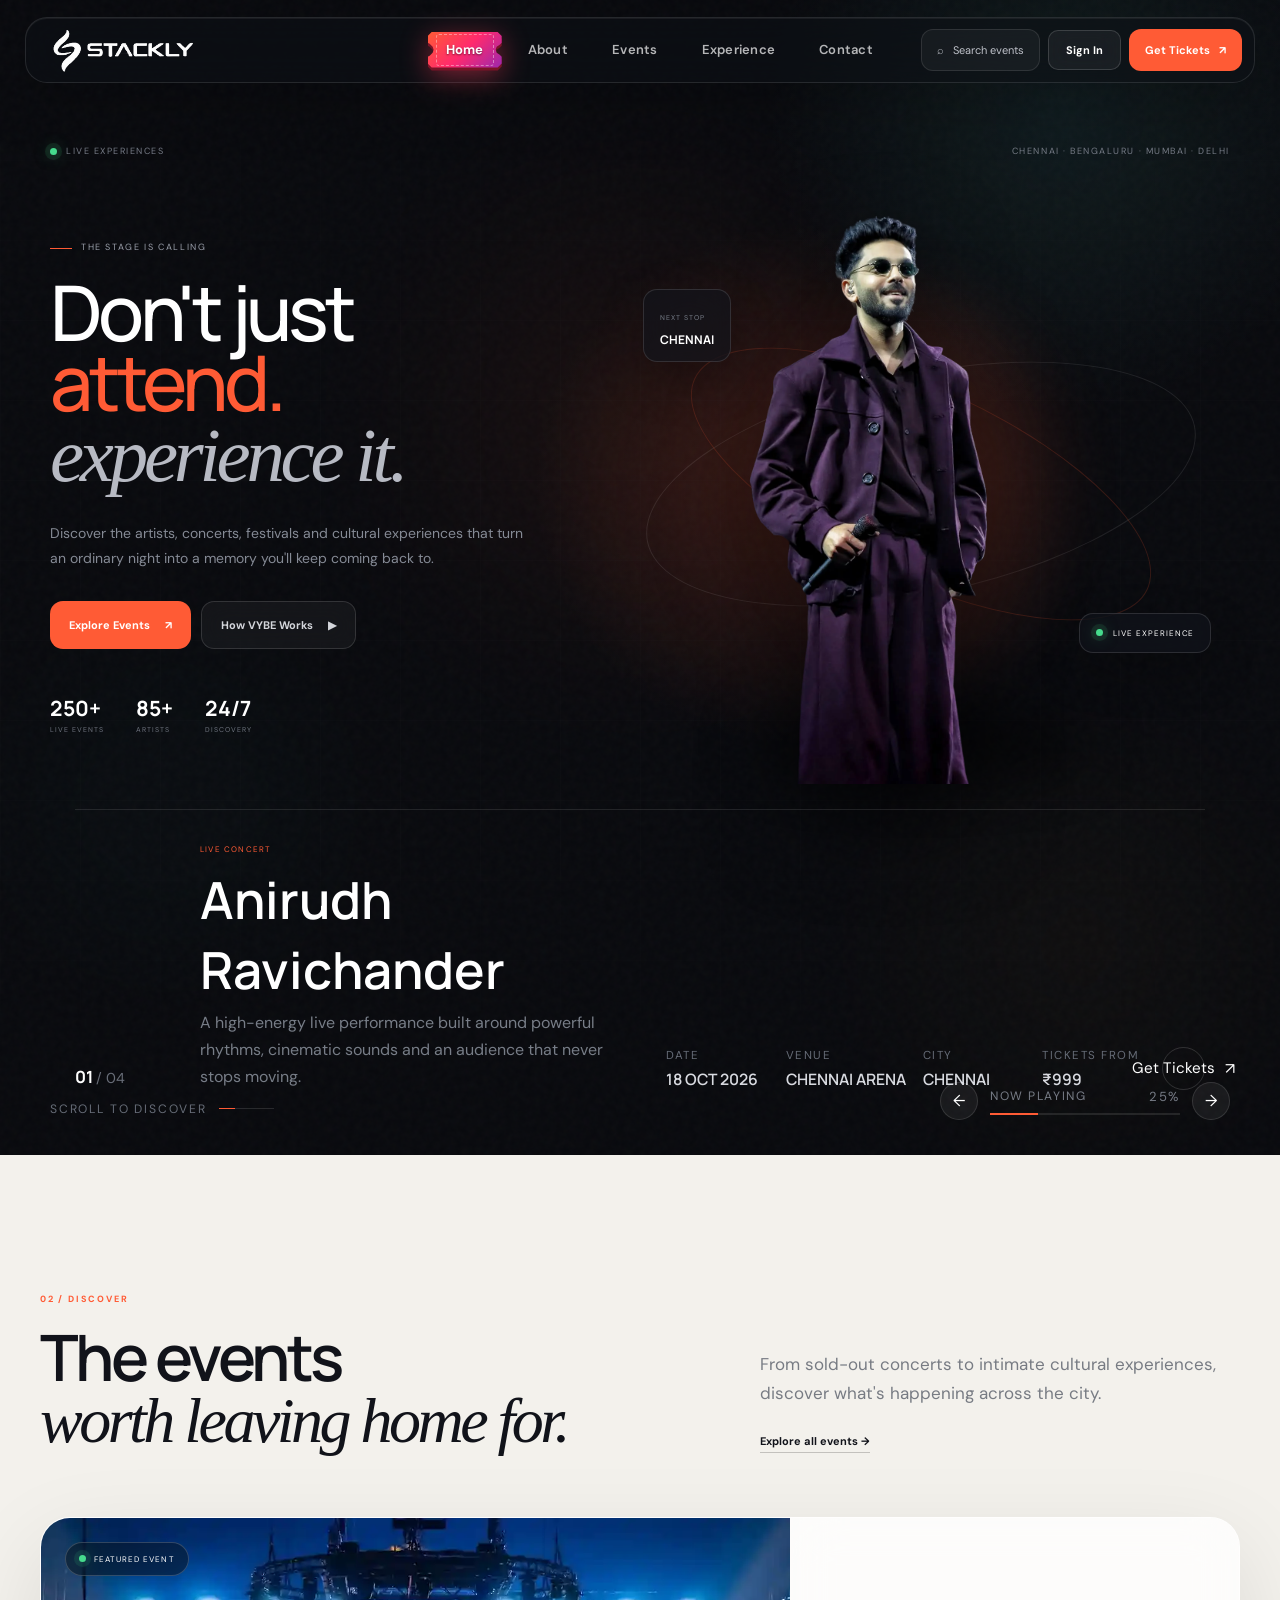
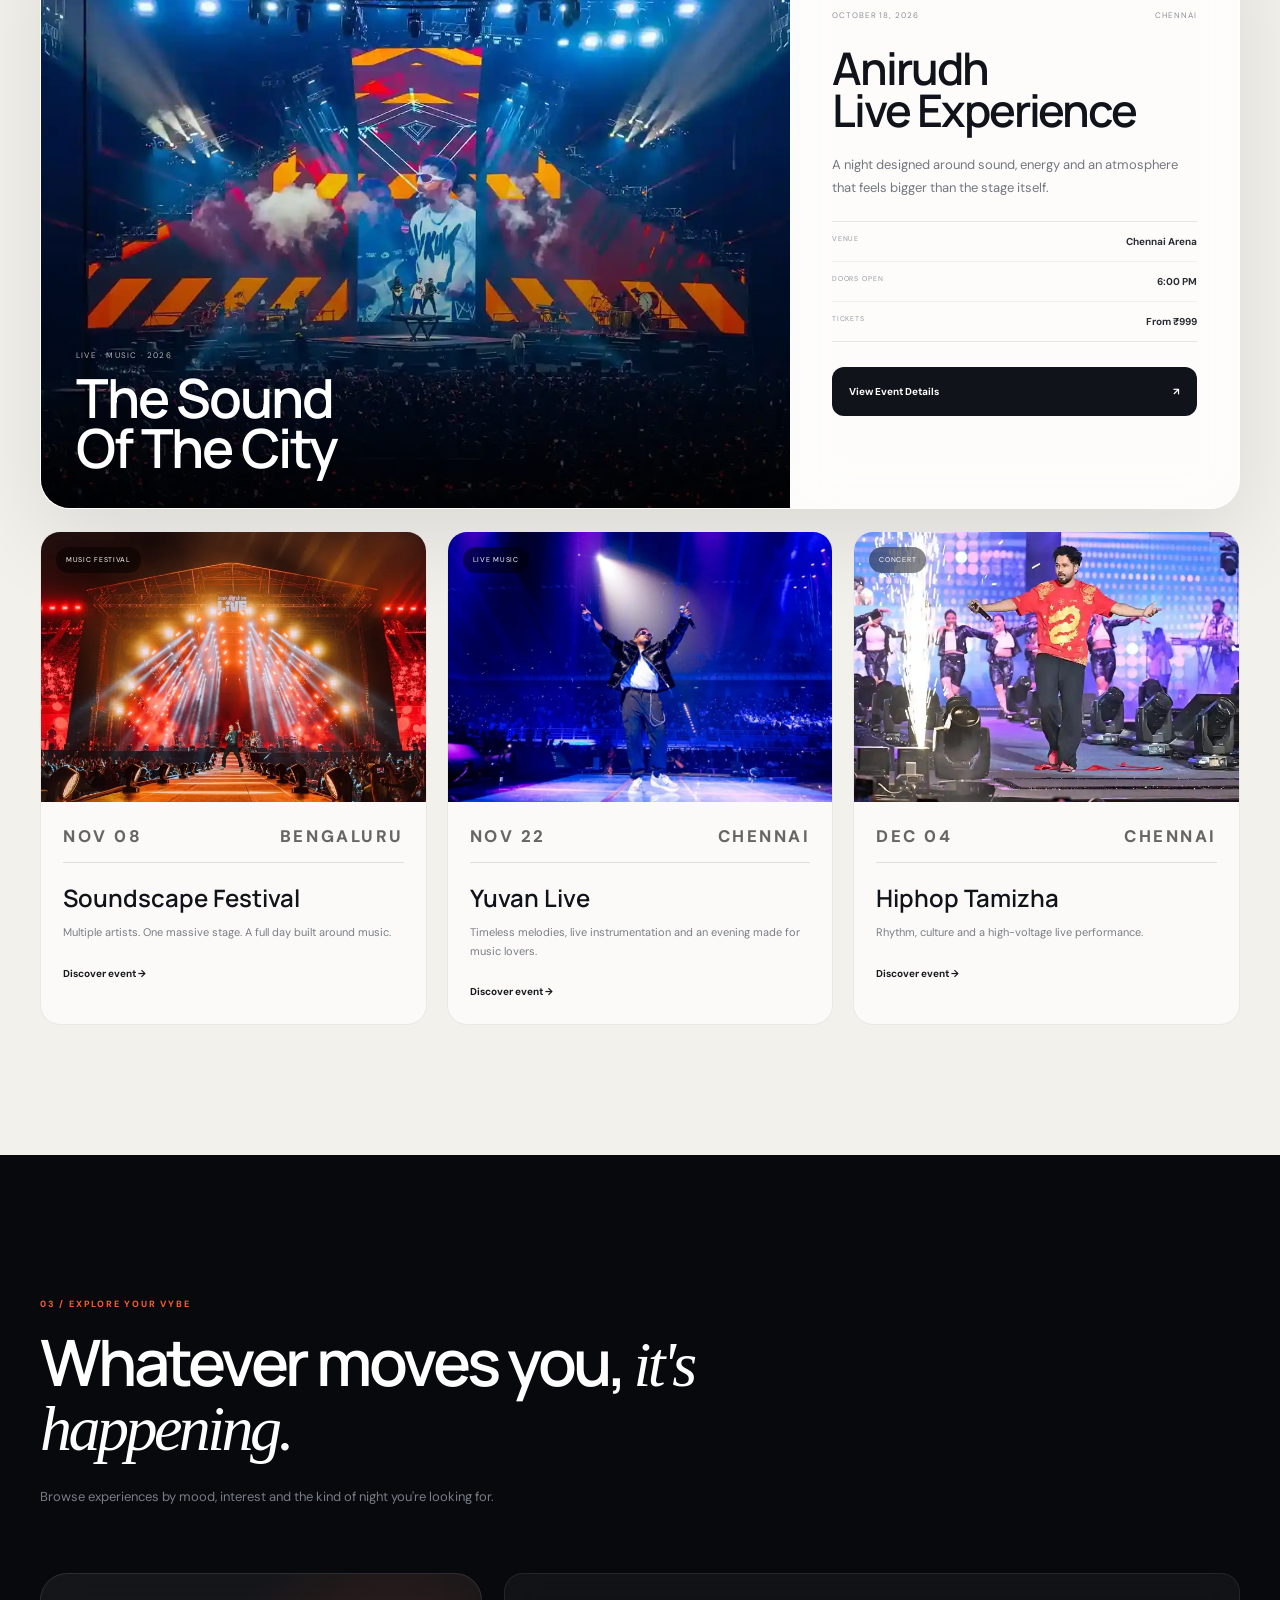
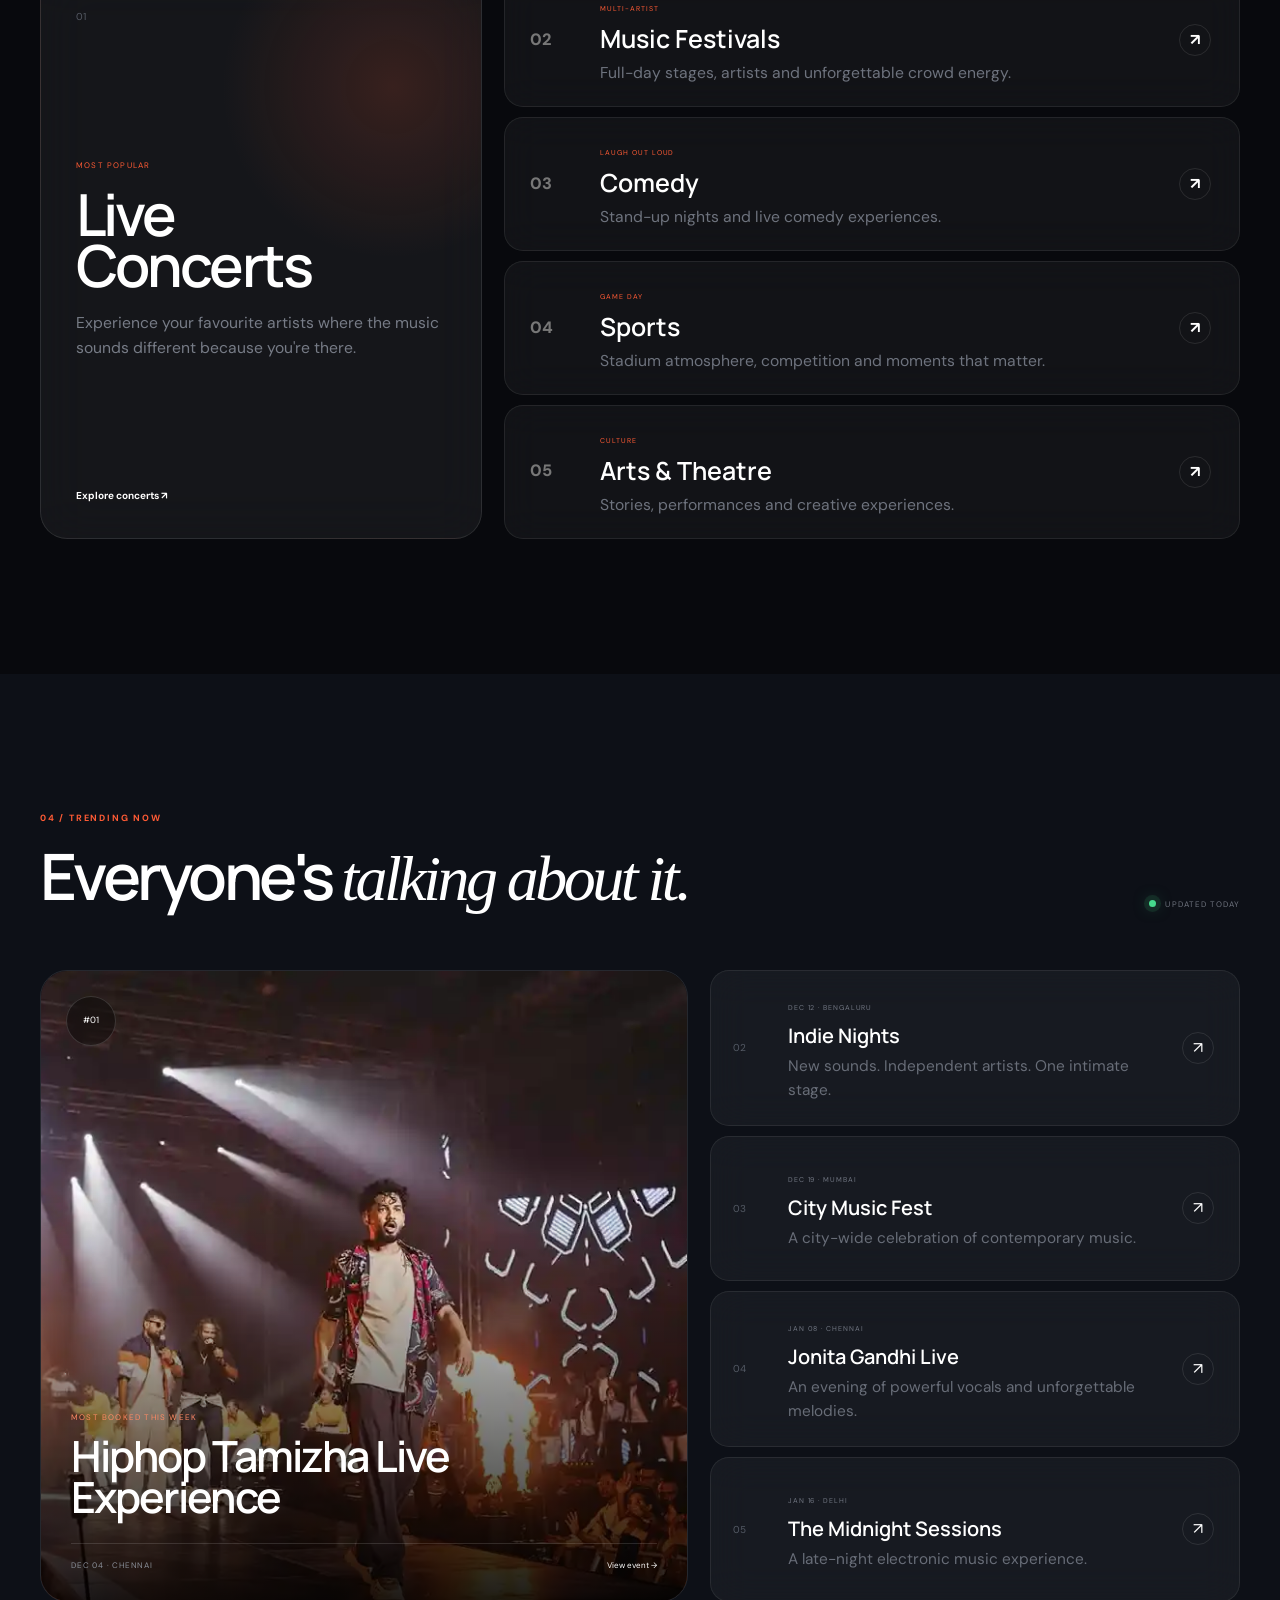
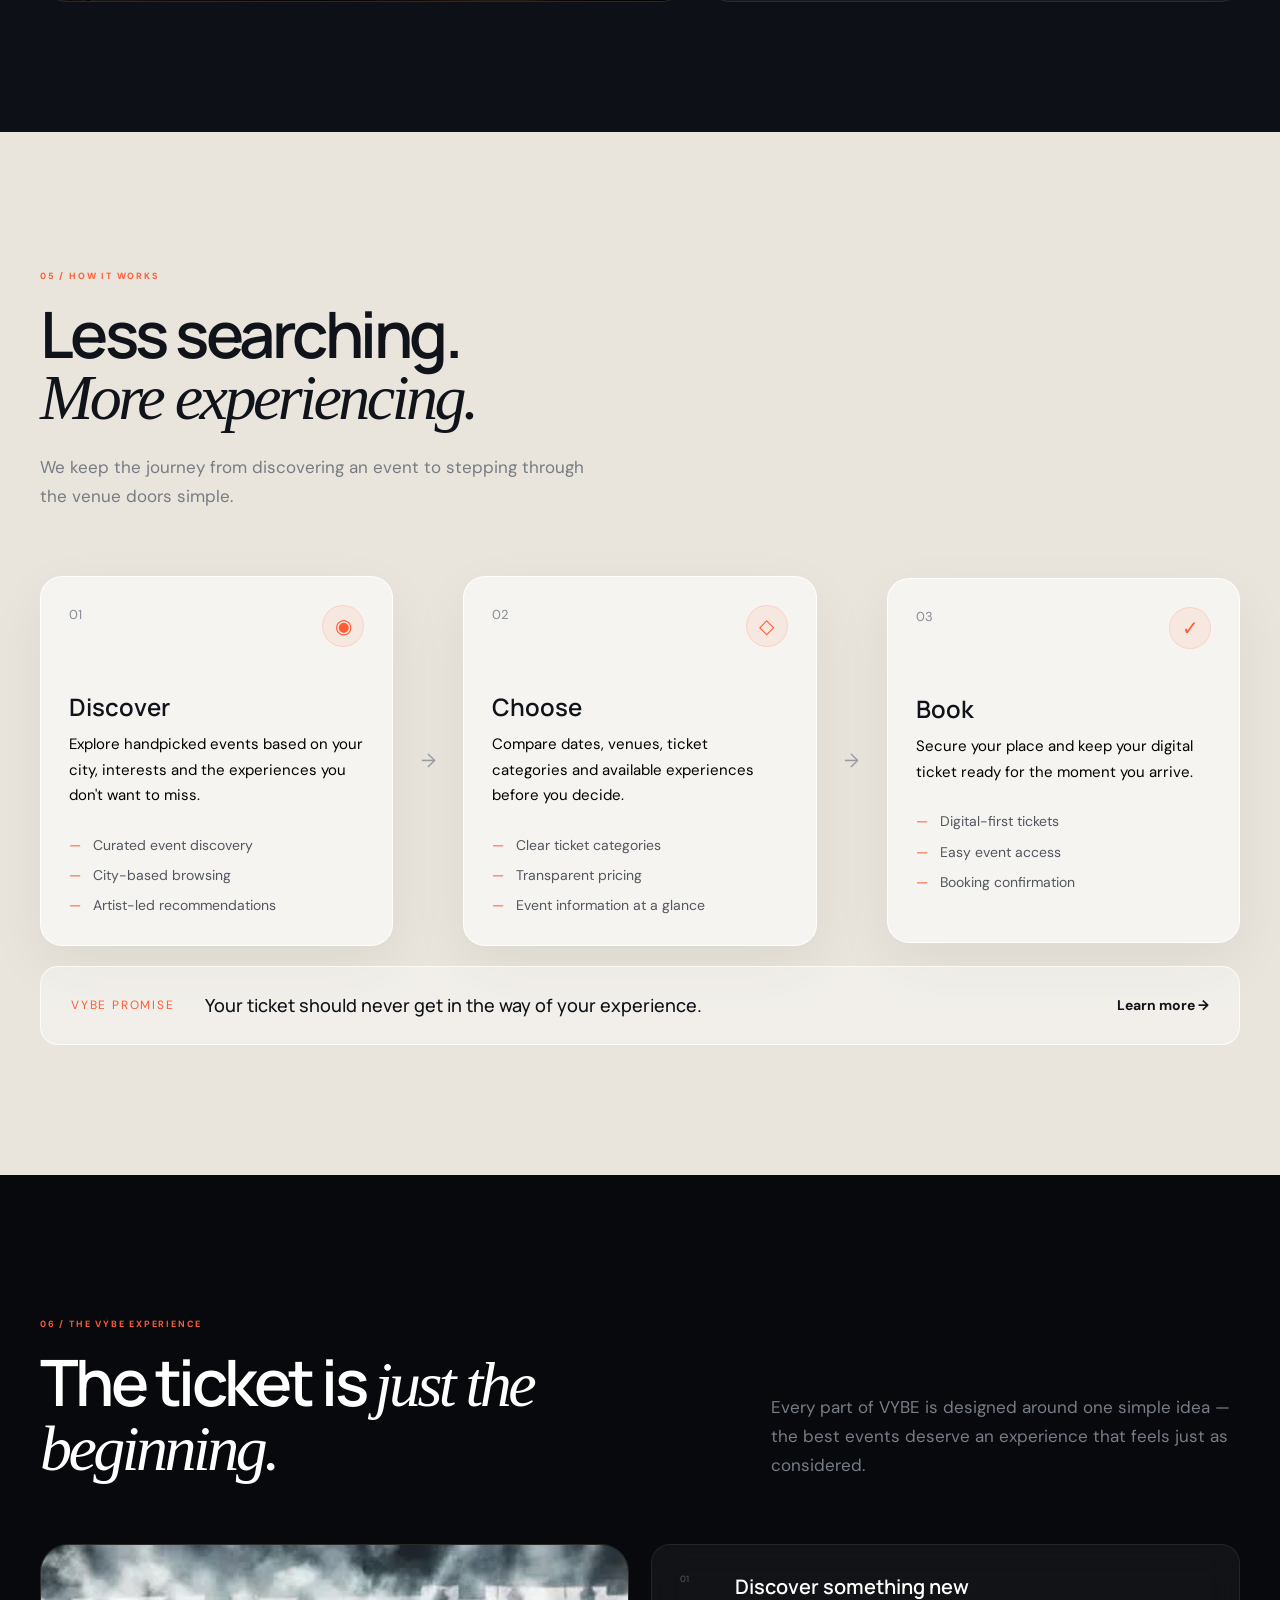
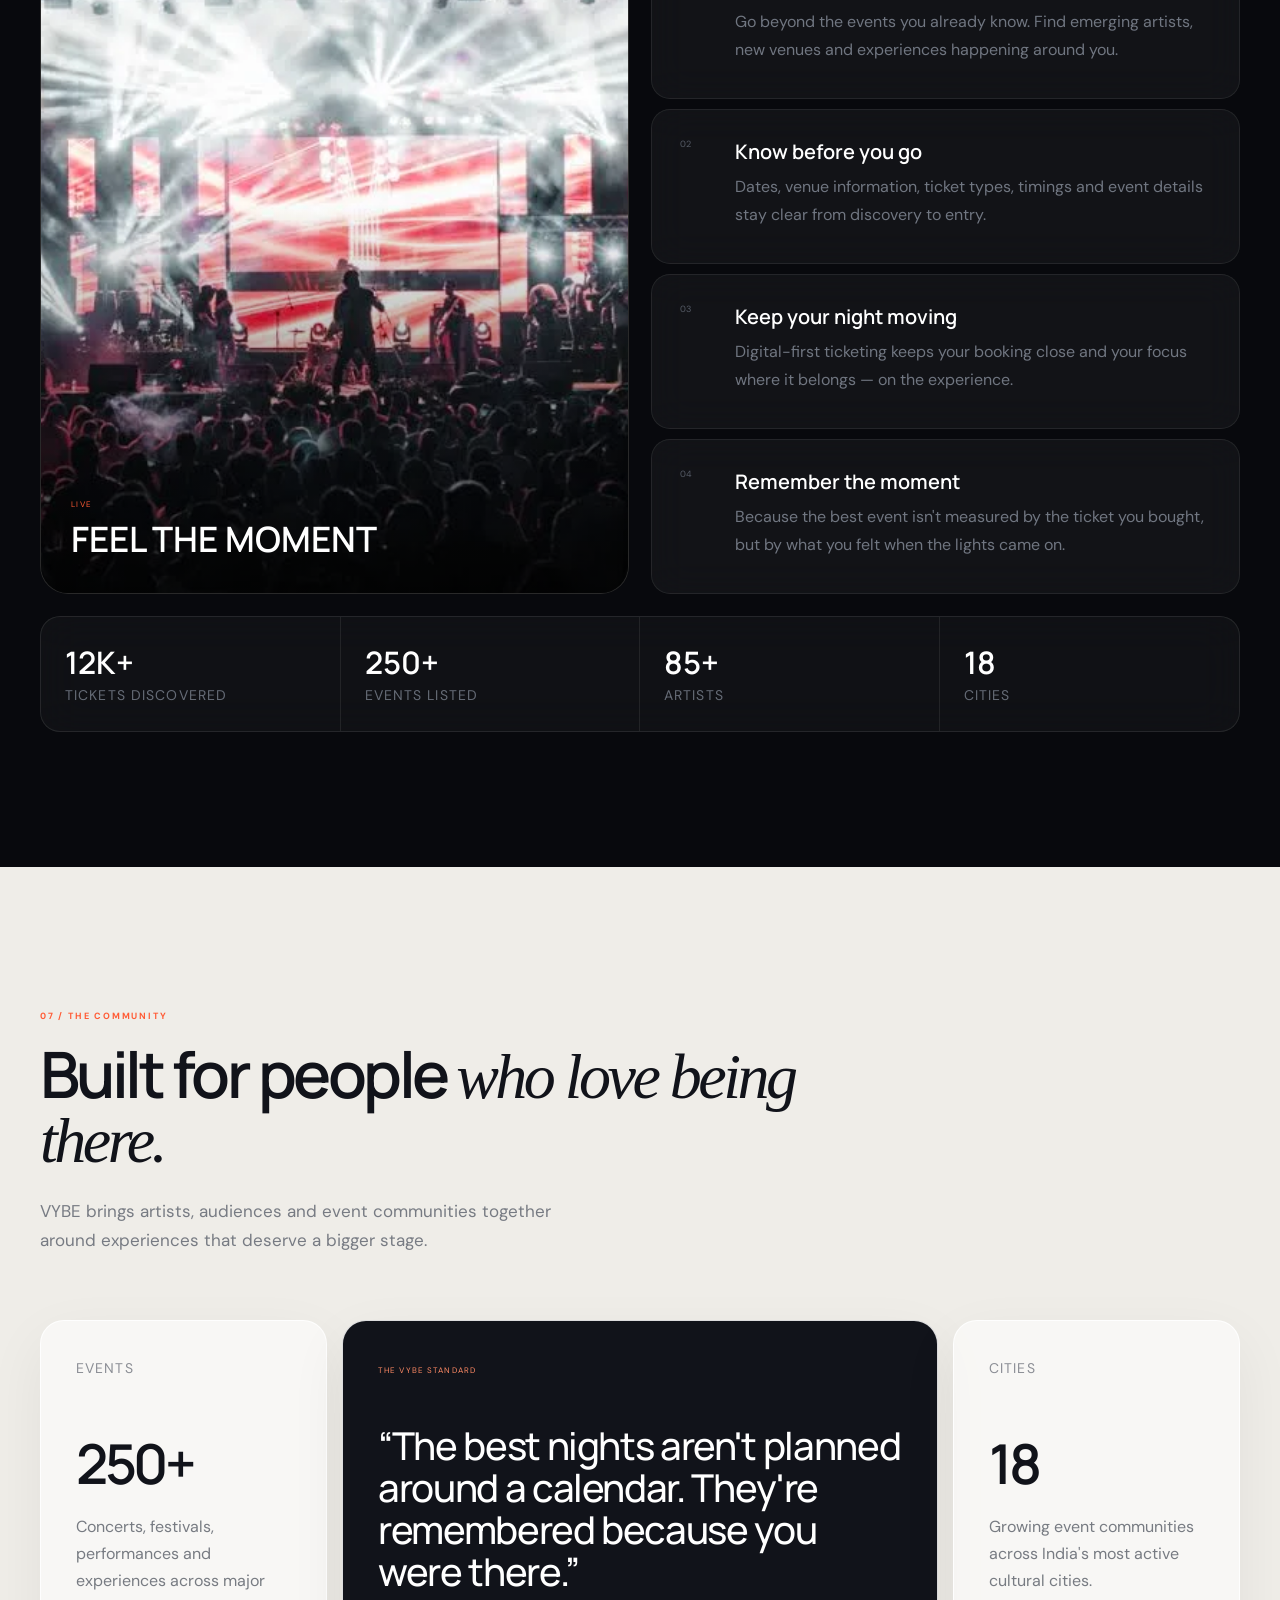
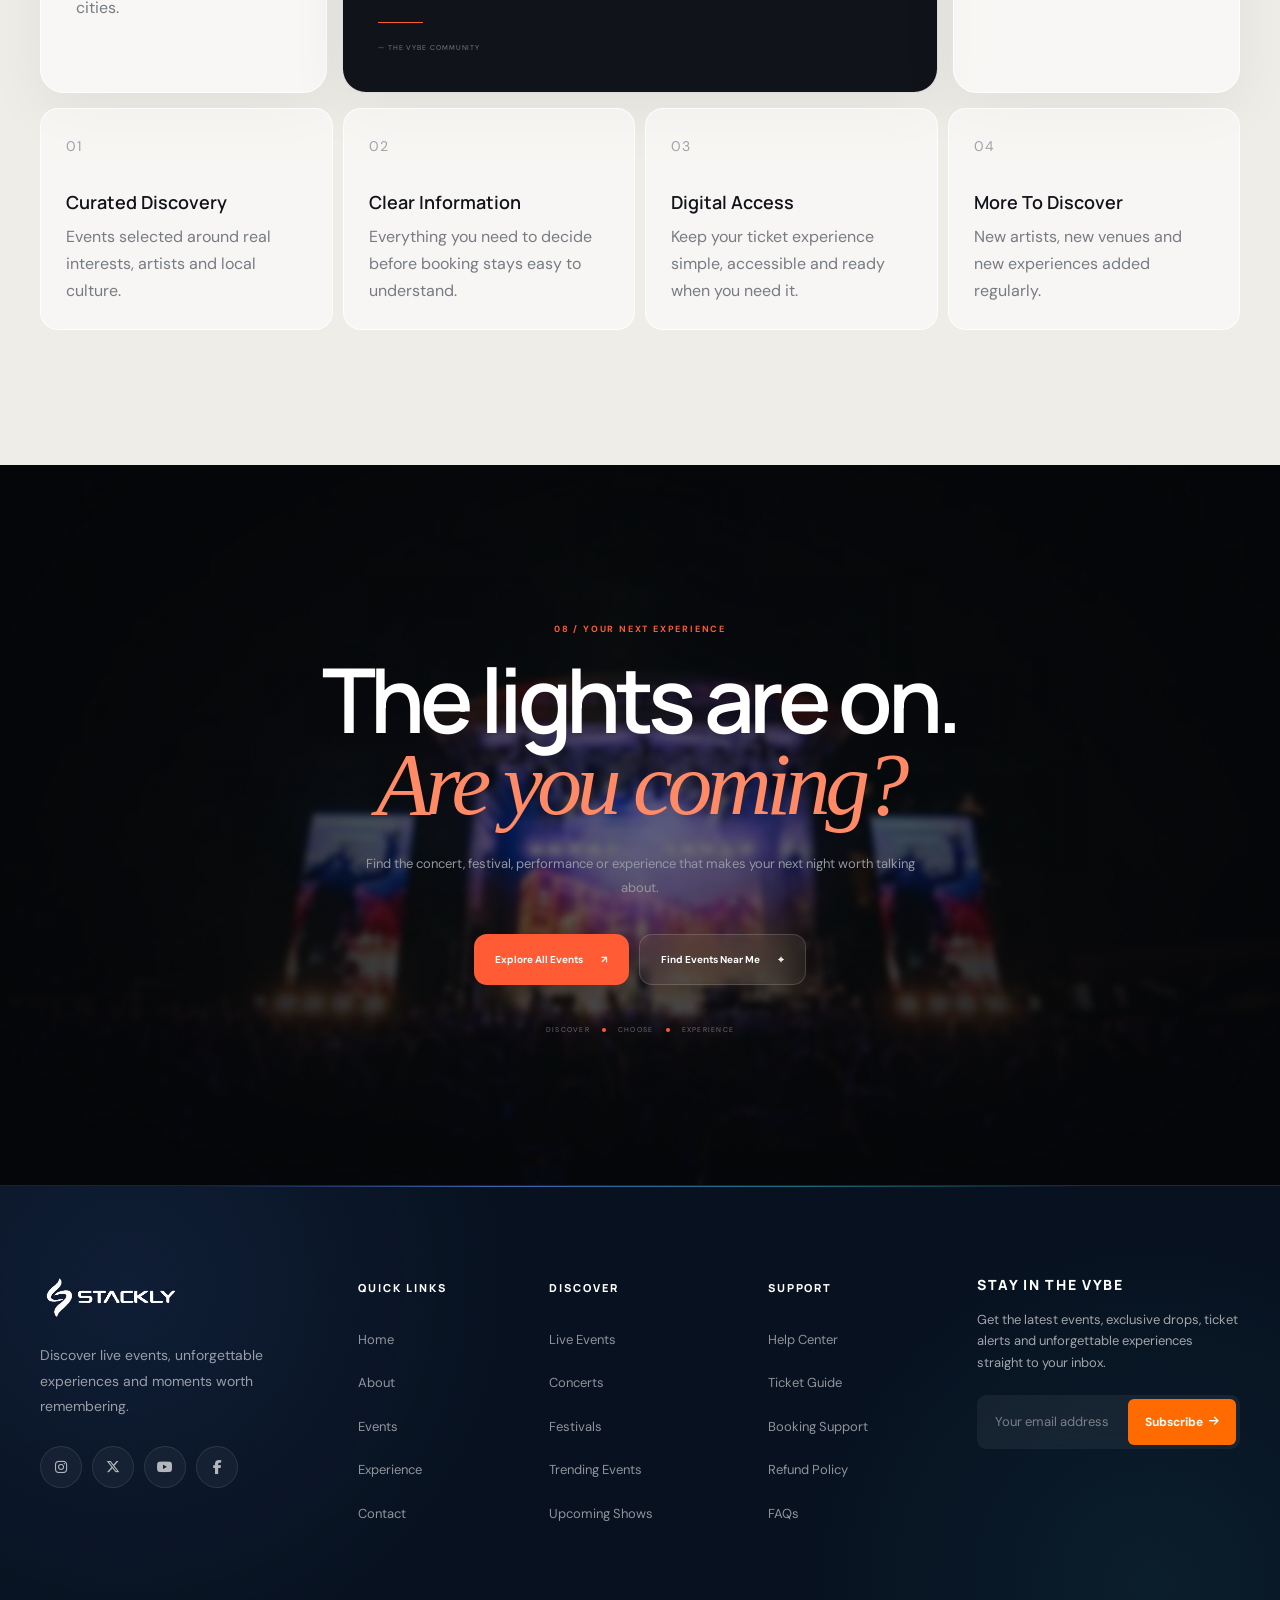
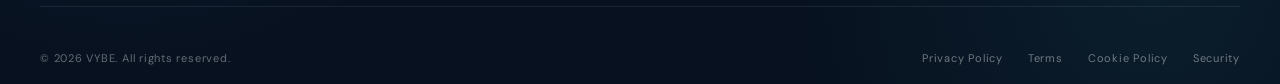
<file: index.html>
<!DOCTYPE html>
<html lang="en">

<head>
    <meta charset="UTF-8">
    <meta name="viewport" content="width=device-width, initial-scale=1.0">

    <title>Home</title>

    <meta name="description"
        content="Discover concerts, festivals, comedy, sports and unforgettable live experiences with VYBE.">

    <link rel="preconnect" href="https://fonts.googleapis.com">
    <link rel="preconnect" href="https://fonts.gstatic.com" crossorigin>

    <link
        href="https://fonts.googleapis.com/css2?family=DM+Sans:wght@400;500;600;700&family=Manrope:wght@400;500;600;700;800&display=swap"
        rel="stylesheet">
    <link rel="stylesheet" href="https://cdnjs.cloudflare.com/ajax/libs/font-awesome/6.5.2/css/all.min.css">
    <link rel="stylesheet" href="css/style.css">
    <link rel="stylesheet" href="css/responsive.css">
</head>

<body>


    <!-- =========================================================
     CUSTOM MIC CURSOR
========================================================= -->

    <div class="mic-cursor" id="micCursor">
        <span class="mic-cursor-ring"></span>
        <span class="mic-cursor-icon">🎙</span>
    </div>


    <!-- =========================================================
     SCROLL PROGRESS
========================================================= -->

    <div class="scroll-progress">
        <span id="scrollProgress"></span>
    </div>


    <!-- =========================================================
     PRELOADER
========================================================= -->

    <!-- =========================================================
     VYBE — CINEMATIC PRELOADER
     DRUM → JOIN → MIC → TICKET FLIGHT
========================================================= -->

    <div class="preloader" id="preloader">

        <div class="preloader-noise"></div>

        <div class="preloader-inner">

            <!-- =================================================
             BRAND
        ================================================== -->

            <div class="preloader-brand">

            

                <div class="preloader-brand-copy">

                    <strong>VIBE</strong>

                    <small>
                        LIVE EVENTS PLATFORM
                    </small>

                </div>

            </div>


            <!-- =================================================
             MAIN CINEMATIC STAGE
        ================================================== -->

            <div class="preloader-stage" id="preloaderStage">


                <!-- =============================================
                 LEFT DRUM
            ============================================== -->

                <div class="preloader-drum drum-left">

                    <div class="drum-shadow"></div>

                    <div class="drum-body">

                        <div class="drum-top">

                            <span class="drum-center-mark">
                                V
                            </span>

                        </div>

                        <div class="drum-rim"></div>

                        <div class="drum-shell"></div>

                        <div class="drum-highlight"></div>

                    </div>


                    <!-- Left drum stick -->

                    <div class="drum-stick drum-stick-left">

                        <span class="stick-tip"></span>

                    </div>

                </div>


                <!-- =============================================
                 RIGHT DRUM
            ============================================== -->

                <div class="preloader-drum drum-right">

                    <div class="drum-shadow"></div>

                    <div class="drum-body">

                        <div class="drum-top">

                            <span class="drum-center-mark">
                                V
                            </span>

                        </div>

                        <div class="drum-rim"></div>

                        <div class="drum-shell"></div>

                        <div class="drum-highlight"></div>

                    </div>


                    <!-- Right drum stick -->

                    <div class="drum-stick drum-stick-right">

                        <span class="stick-tip"></span>

                    </div>

                </div>


                <!-- =============================================
                 DRUM IMPACT WAVES
            ============================================== -->

                <div class="drum-impact impact-left"></div>

                <div class="drum-impact impact-right"></div>


                <!-- =============================================
                 CENTER BEAT TEXT
            ============================================== -->

                <div class="preloader-beat-text">

                    <span>
                        FEEL
                    </span>

                    <strong>
                        THE BEAT
                    </strong>

                </div>


                <!-- =============================================
                 DRUMS JOINING FLASH
            ============================================== -->

                <div class="drum-join-flash"></div>


                <!-- =============================================
                 MICROPHONE
            ============================================== -->

                <div class="preloader-microphone" id="preloaderMicrophone">

                    <div class="mic-glow"></div>

                    <div class="microphone-head">

                        <div class="mic-grille"></div>

                        <div class="mic-ring"></div>

                    </div>

                    <div class="microphone-body">

                        <span class="mic-brand">
                            V
                        </span>

                    </div>

                    <div class="microphone-neck"></div>

                    <div class="microphone-base">

                        <span></span>

                    </div>

                </div>


                <!-- =============================================
                 MICROPHONE SOUND WAVES
            ============================================== -->

                <div class="mic-wave mic-wave-one"></div>

                <div class="mic-wave mic-wave-two"></div>

                <div class="mic-wave mic-wave-three"></div>


                <!-- =============================================
                 TICKET FLIGHT
            ============================================== -->

                <div class="preloader-ticket-flight" id="preloaderTicket">

                    <!-- Ticket glow -->

                    <div class="ticket-flight-glow"></div>


                    <!-- Ticket -->

                    <div class="flight-ticket">

                        <!-- Left ticket area -->

                        <div class="flight-ticket-main">

                            <div class="flight-ticket-header">

                                <span>
                                    VIBE LIVE
                                </span>

                                <span>
                                    2026
                                </span>

                            </div>


                            <div class="flight-ticket-title">

                                GRAB TICKETS

                            </div>


                            <div class="flight-ticket-line"></div>


                            <div class="flight-ticket-info">

                                <span>
                                    LIVE EXPERIENCE
                                </span>

                                <span>
                                    ENTRY
                                </span>

                            </div>

                        </div>


                        <!-- Perforated side -->

                        <div class="flight-ticket-perforation">

                            <span></span>

                        </div>


                        <!-- Right ticket code -->

                        <div class="flight-ticket-code">

                            <strong>
                                01
                            </strong>

                            <small>
                                VIBE
                            </small>

                        </div>

                    </div>

                </div>


                <!-- =============================================
                 TICKET TRAIL
            ============================================== -->

                <div class="ticket-trail">

                    <span></span>
                    <span></span>
                    <span></span>
                    <span></span>

                </div>


                <!-- =============================================
                 FINAL FLY TEXT
            ============================================== -->

                <div class="ticket-fly-text">

                    <span>
                        YOUR MOMENT
                    </span>

                    <strong>
                        YOUR ENTRY
                    </strong>

                </div>


            </div>


            <!-- =================================================
             LOADER STATUS
        ================================================== -->

            <div class="loader-status">

                <div class="loader-progress">

                    <strong>
                        <span id="loaderPercent">0</span>%
                    </strong>

                </div>

                <span class="loader-status-text">
                    PREPARING YOUR EXPERIENCE
                </span>

            </div>


        </div>

    </div>


    <header class="site-header" id="siteHeader">

        <div class="header-inner">

            <!-- LOGO -->
            <a href="index.html" class="logo">
                <img src="assets/logo.webp" alt="VYBE Logo">
            </a>


            <!-- DESKTOP NAV -->
            <nav class="desktop-nav">

                <a href="index.html" class="nav-link active ">
                    Home
                </a>

                <a href="about.html" class="nav-link">
                    About
                </a>

                <a href="eventdetails.html" class="nav-link">
                    Events
                </a>

                <a href="experience.html" class="nav-link">
                    Experience
                </a>

                <a href="contact.html" class="nav-link">
                    Contact
                </a>

            </nav>


            <!-- HEADER ACTIONS -->
            <div class="header-actions">

                <a href="404.html" class="header-search">
                    <span>⌕</span>
                    Search events
                </a>


                <!-- LOGIN POPUP BUTTON -->
                <button type="button" class="header-login" id="openLoginModal">
                    Sign In
                </button>


                <a href="404.html" class="header-ticket">
                    Get Tickets
                    <span>↗</span>
                </a>


                <button class="menu-toggle" id="menuToggle" aria-label="Open navigation">
                    <span></span>
                    <span></span>
                </button>

            </div>

        </div>

    </header>



    <div class="mobile-overlay" id="mobileOverlay"></div>


    <aside class="mobile-drawer" id="mobileDrawer">

        <div class="drawer-top">

            <a href="index.html" class="drawer-logo">
    <img src="assets/logo.webp" alt="VYBE Logo">
</a>


            <button id="drawerClose" class="drawer-close" aria-label="Close navigation">
                ×
            </button>

        </div>


        <div class="drawer-intro">

            <span>
                LIVE EVENTS PLATFORM
            </span>

            <p>
                Discover experiences worth remembering.
            </p>

        </div>


        <nav class="drawer-navigation">

            <a href="index.html" class="active">
                <span>01</span>
                Home
            </a>

            <a href="about.html">
                <span>02</span>
                About 
            </a>

            <a href="eventdetails.html">
                <span>03</span>
                Events
            </a>

            <a href="experience.html">
                <span>04</span>
                Experience
            </a>

            <a href="contact.html">
                <span>05</span>
                Contact
            </a>

        </nav>


        <div class="drawer-login">

            <button type="button" id="mobileLoginButton">
                Sign In
                <span>↗</span>
            </button>

        </div>


        <div class="drawer-bottom">

            <small>
                READY FOR YOUR NEXT NIGHT?
            </small>

            <a href="404.html">
                Browse All Events →
            </a>

        </div>

    </aside>

    <main>


        <!-- =========================================================
     SECTION 01 — CINEMATIC HERO
========================================================= -->

        <section class="hero-section" id="home">

            <div class="hero-background">

                <div class="hero-light hero-light-one"></div>
                <div class="hero-light hero-light-two"></div>
                <div class="hero-light hero-light-three"></div>

                <div class="hero-grid"></div>

                <div class="hero-grain"></div>

            </div>


            <div class="hero-topline">

                <div class="hero-location">

                    <span class="live-dot"></span>

                    <span>
                        LIVE EXPERIENCES
                    </span>

                </div>

                <span>
                    CHENNAI · BENGALURU · MUMBAI · DELHI
                </span>

            </div>


            <div class="hero-main">

                <div class="hero-editorial">

                    <span class="eyebrow">

                        <i></i>

                        THE STAGE IS CALLING

                    </span>


                    <h1>

                        Don't just
                        <br>

                        <span>attend.</span>

                        <br>

                        <em>experience it.</em>

                    </h1>


                    <p>

                        Discover the artists, concerts, festivals and
                        cultural experiences that turn an ordinary night
                        into a memory you'll keep coming back to.

                    </p>


                    <div class="hero-actions">

                        <a href="404.html" class="hero-primary-button">

                            Explore Events

                            <span>↗</span>

                        </a>


                        <a href="404.html" class="hero-secondary-button">

                            How VYBE Works

                            <span>▶</span>

                        </a>

                    </div>


                    <div class="hero-trust">

                        <div>

                            <strong>
                                250+
                            </strong>

                            <span>
                                LIVE EVENTS
                            </span>

                        </div>


                        <div>

                            <strong>
                                85+
                            </strong>

                            <span>
                                ARTISTS
                            </span>

                        </div>


                        <div>

                            <strong>
                                24/7
                            </strong>

                            <span>
                                DISCOVERY
                            </span>

                        </div>

                    </div>

                </div>


                <!-- =================================================
             CENTER ARTIST STAGE
        ================================================== -->

                <div class="artist-stage" id="artistStage">

                    <div class="stage-orbit orbit-one"></div>
                    <div class="stage-orbit orbit-two"></div>

                    <div class="artist-light-behind"></div>

                    <div class="artist-image-container">

                        <img src="assets/h1.webp" alt="Anirudh Ravichander" class="artist-image active" data-index="0">

                        <img src="assets/h2.webp" alt="Yuvan Shankar Raja" class="artist-image" data-index="1">

                        <img src="assets/404-3.webp" alt="Hiphop Tamizha" class="artist-image"
                            data-index="2">

                        <img src="assets/h4.webp" alt="Jonita Gandhi" class="artist-image"
                            data-index="3">

                    </div>

                    <div class="artist-ground-shadow"></div>


                    <div class="floating-stage-card card-location">

                        <span>
                            NEXT STOP
                        </span>

                        <strong>
                            CHENNAI
                        </strong>

                    </div>


                    <div class="floating-stage-card card-live">

                        <span class="live-dot"></span>

                        LIVE
                        EXPERIENCE

                    </div>

                </div>

            </div>


            <!-- =====================================================
         ARTIST DETAILS
    ====================================================== -->

            <div class="artist-information">

                <div class="artist-index">

                    <strong id="artistNumber">
                        01
                    </strong>

                    <span>
                        /
                    </span>

                    <span>
                        04
                    </span>

                </div>


                <div class="artist-primary">

                    <span class="artist-category" id="artistCategory">
                        LIVE CONCERT
                    </span>

                    <h2 id="artistName">
                        Anirudh Ravichander
                    </h2>

                    <p id="artistDescription">

                        A high-energy live performance built around
                        powerful rhythms, cinematic sounds and an
                        audience that never stops moving.

                    </p>

                </div>


                <div class="artist-details-grid">

                    <div>

                        <small>
                            DATE
                        </small>

                        <strong id="artistDate">
                            18 OCT 2026
                        </strong>

                    </div>


                    <div>

                        <small>
                            VENUE
                        </small>

                        <strong id="artistVenue">
                            CHENNAI ARENA
                        </strong>

                    </div>


                    <div>

                        <small>
                            CITY
                        </small>

                        <strong id="artistCity">
                            CHENNAI
                        </strong>

                    </div>


                    <div>

                        <small>
                            TICKETS FROM
                        </small>

                        <strong id="artistPrice">
                            ₹999
                        </strong>

                    </div>


                    <a href="404.html" class="artist-ticket-button">

                        Get Tickets

                        <span>↗</span>

                    </a>

                </div>

            </div>


            <!-- =====================================================
         HERO CONTROLS
    ====================================================== -->

            <div class="hero-controls">

                <button id="artistPrev" class="artist-control" aria-label="Previous artist">
                    ←
                </button>


                <div class="artist-progress">

                    <div class="progress-label">

                        <span>
                            NOW PLAYING
                        </span>

                        <span id="progressPercent">
                            25%
                        </span>

                    </div>

                    <div class="progress-track">

                        <span id="artistProgress"></span>

                    </div>

                </div>


                <button id="artistNext" class="artist-control" aria-label="Next artist">
                    →
                </button>

            </div>


            <div class="hero-scroll-indicator">

                <span>
                    SCROLL TO DISCOVER
                </span>

                <div class="scroll-line">
                    <span></span>
                </div>

            </div>

        </section>


        <!-- =========================================================
     SECTION 02 — DISCOVER EVENTS
========================================================= -->

        <section class="discover-section section-light" id="events">

            <div class="container">

                <div class="section-heading split-heading reveal">

                    <div>

                        <span class="section-kicker">
                            02 / DISCOVER
                        </span>

                        <h2>
                            The events
                            <br>
                            <em>worth leaving home for.</em>
                        </h2>

                    </div>


                    <div class="heading-side">

                        <p>

                            From sold-out concerts to intimate
                            cultural experiences, discover what's
                            happening across the city.

                        </p>

                        <a href="404.html" class="text-arrow">
                            Explore all events →
                        </a>

                    </div>

                </div>


                <!-- FEATURED EVENT -->

                <div class="featured-event reveal">

                    <div class="featured-event-image">

                        <img src="assets/h5.webp" alt="Featured live concert" loading="lazy">

                        <div class="image-gradient"></div>


                        <div class="featured-badge">

                            <span class="live-dot"></span>

                            FEATURED EVENT

                        </div>


                        <div class="featured-image-copy">

                            <span>
                                LIVE · MUSIC · 2026
                            </span>

                            <h3>
                                The Sound
                                <br>
                                Of The City
                            </h3>

                        </div>

                    </div>


                    <div class="featured-event-info">

                        <div class="event-top-meta">

                            <span>
                                OCTOBER 18, 2026
                            </span>

                            <span>
                                CHENNAI
                            </span>

                        </div>


                        <h3>
                            Anirudh
                            <br>
                            Live Experience
                        </h3>


                        <p>

                            A night designed around sound, energy
                            and an atmosphere that feels bigger than
                            the stage itself.

                        </p>


                        <div class="event-info-list">

                            <div>

                                <span>
                                    VENUE
                                </span>

                                <strong>
                                    Chennai Arena
                                </strong>

                            </div>


                            <div>

                                <span>
                                    DOORS OPEN
                                </span>

                                <strong>
                                    6:00 PM
                                </strong>

                            </div>


                            <div>

                                <span>
                                    TICKETS
                                </span>

                                <strong>
                                    From ₹999
                                </strong>

                            </div>

                        </div>


                        <a href="404.html" class="dark-button">

                            View Event Details

                            <span>↗</span>

                        </a>

                    </div>

                </div>


                <!-- EVENT CARDS -->

                <div class="event-grid">

                    <article class="event-card reveal">

                        <div class="event-card-image">

                            <img src="assets/h6.webp" alt="Music festival" loading="lazy">

                            <span>
                                MUSIC FESTIVAL
                            </span>

                        </div>

                        <div class="event-card-body">

                            <div class="event-card-meta">

                                <span>
                                    NOV 08
                                </span>

                                <span>
                                    BENGALURU
                                </span>

                            </div>

                            <h3>
                                Soundscape Festival
                            </h3>

                            <p>
                                Multiple artists. One massive stage.
                                A full day built around music.
                            </p>

                            <a href="404.html">
                                Discover event →
                            </a>

                        </div>

                    </article>


                    <article class="event-card reveal">

                        <div class="event-card-image">

                            <img src="assets/h7.webp" alt="Yuvan live performance" loading="lazy">

                            <span>
                                LIVE MUSIC
                            </span>

                        </div>

                        <div class="event-card-body">

                            <div class="event-card-meta">

                                <span>
                                    NOV 22
                                </span>

                                <span>
                                    CHENNAI
                                </span>

                            </div>

                            <h3>
                                Yuvan Live
                            </h3>

                            <p>
                                Timeless melodies, live instrumentation
                                and an evening made for music lovers.
                            </p>

                            <a href="404.html">
                                Discover event →
                            </a>

                        </div>

                    </article>


                    <article class="event-card reveal">

                        <div class="event-card-image">

                            <img src="assets/h8.webp" alt="Hiphop Tamizha concert" loading="lazy">

                            <span>
                                CONCERT
                            </span>

                        </div>

                        <div class="event-card-body">

                            <div class="event-card-meta">

                                <span>
                                    DEC 04
                                </span>

                                <span>
                                    CHENNAI
                                </span>

                            </div>

                            <h3>
                                Hiphop Tamizha
                            </h3>

                            <p>
                                Rhythm, culture and a high-voltage
                                live performance.
                            </p>

                            <a href="404.html">
                                Discover event →
                            </a>

                        </div>

                    </article>

                </div>

            </div>

        </section>


        <!-- =========================================================
     SECTION 03 — CATEGORIES
========================================================= -->

        <section class="categories-section section-dark" id="categories">

            <div class="container">

                <div class="category-header reveal">

                    <span class="section-kicker">
                        03 / EXPLORE YOUR VYBE
                    </span>

                    <h2>
                        Whatever moves you,
                        <em>it's happening.</em>
                    </h2>

                    <p>

                        Browse experiences by mood, interest and
                        the kind of night you're looking for.

                    </p>

                </div>


                <div class="category-layout">

                    <div class="category-feature reveal">

                        <div class="category-feature-number">
                            01
                        </div>

                        <div>

                            <span>
                                MOST POPULAR
                            </span>

                            <h3>
                                Live
                                <br>
                                Concerts
                            </h3>

                            <p>

                                Experience your favourite artists
                                where the music sounds different
                                because you're there.

                            </p>

                        </div>

                        <a href="404.html">
                            Explore concerts ↗
                        </a>

                    </div>


                    <div class="category-stack">

                        <a href="404.html" class="category-row reveal">

                            <span class="category-number">
                                02
                            </span>

                            <div class="category-row-content">

                                <span>
                                    MULTI-ARTIST
                                </span>

                                <h3>
                                    Music Festivals
                                </h3>

                                <p>
                                    Full-day stages, artists and
                                    unforgettable crowd energy.
                                </p>

                            </div>

                            <strong>
                                ↗
                            </strong>

                        </a>


                        <a href="404.html" class="category-row reveal">

                            <span class="category-number">
                                03
                            </span>

                            <div class="category-row-content">

                                <span>
                                    LAUGH OUT LOUD
                                </span>

                                <h3>
                                    Comedy
                                </h3>

                                <p>
                                    Stand-up nights and live comedy
                                    experiences.
                                </p>

                            </div>

                            <strong>
                                ↗
                            </strong>

                        </a>


                        <a href="404.html" class="category-row reveal">

                            <span class="category-number">
                                04
                            </span>

                            <div class="category-row-content">

                                <span>
                                    GAME DAY
                                </span>

                                <h3>
                                    Sports
                                </h3>

                                <p>
                                    Stadium atmosphere, competition
                                    and moments that matter.
                                </p>

                            </div>

                            <strong>
                                ↗
                            </strong>

                        </a>


                        <a href="404.html" class="category-row reveal">

                            <span class="category-number">
                                05
                            </span>

                            <div class="category-row-content">

                                <span>
                                    CULTURE
                                </span>

                                <h3>
                                    Arts & Theatre
                                </h3>

                                <p>
                                    Stories, performances and creative
                                    experiences.
                                </p>

                            </div>

                            <strong>
                                ↗
                            </strong>

                        </a>

                    </div>

                </div>

            </div>

        </section>


        <!-- =========================================================
     SECTION 04 — TRENDING NOW
========================================================= -->

        <section class="trending-section">

            <div class="container">

                <div class="trending-heading reveal">

                    <div>

                        <span class="section-kicker">
                            04 / TRENDING NOW
                        </span>

                        <h2>
                            Everyone's
                            <em>talking about it.</em>
                        </h2>

                    </div>

                    <div class="trending-status">

                        <span class="live-dot"></span>

                        UPDATED TODAY

                    </div>

                </div>


                <div class="trending-layout">


                    <div class="trending-main reveal">

                        <div class="trending-image">

                            <img src="assets/h9.webp" alt="Live audience" loading="lazy">

                            <div class="trending-image-overlay"></div>

                            <div class="trending-rank">
                                #01
                            </div>

                            <div class="trending-main-info">

                                <span>
                                    MOST BOOKED THIS WEEK
                                </span>

                                <h3>
                                    Hiphop Tamizha
                                    Live Experience
                                </h3>

                                <div>

                                    <span>
                                        DEC 04 · CHENNAI
                                    </span>

                                    <a href="404.html">
                                        View event →
                                    </a>

                                </div>

                            </div>

                        </div>

                    </div>


                    <div class="trending-list">

                        <article class="trend-item reveal">

                            <div class="trend-number">
                                02
                            </div>

                            <div class="trend-content">

                                <span>
                                    DEC 12 · BENGALURU
                                </span>

                                <h3>
                                    Indie Nights
                                </h3>

                                <p>
                                    New sounds. Independent artists.
                                    One intimate stage.
                                </p>

                            </div>

                            <a href="404.html">
                                ↗
                            </a>

                        </article>


                        <article class="trend-item reveal">

                            <div class="trend-number">
                                03
                            </div>

                            <div class="trend-content">

                                <span>
                                    DEC 19 · MUMBAI
                                </span>

                                <h3>
                                    City Music Fest
                                </h3>

                                <p>
                                    A city-wide celebration of
                                    contemporary music.
                                </p>

                            </div>

                            <a href="404.html">
                                ↗
                            </a>

                        </article>


                        <article class="trend-item reveal">

                            <div class="trend-number">
                                04
                            </div>

                            <div class="trend-content">

                                <span>
                                    JAN 08 · CHENNAI
                                </span>

                                <h3>
                                    Jonita Gandhi Live
                                </h3>

                                <p>
                                    An evening of powerful vocals
                                    and unforgettable melodies.
                                </p>

                            </div>

                            <a href="404.html">
                                ↗
                            </a>

                        </article>


                        <article class="trend-item reveal">

                            <div class="trend-number">
                                05
                            </div>

                            <div class="trend-content">

                                <span>
                                    JAN 16 · DELHI
                                </span>

                                <h3>
                                    The Midnight Sessions
                                </h3>

                                <p>
                                    A late-night electronic music
                                    experience.
                                </p>

                            </div>

                            <a href="404.html">
                                ↗
                            </a>

                        </article>

                    </div>

                </div>

            </div>

        </section>


        <!-- =========================================================
     SECTION 05 — HOW VYBE WORKS
========================================================= -->

        <section class="how-section section-cream">

            <div class="container">

                <div class="how-heading reveal">

                    <span class="section-kicker">
                        05 / HOW IT WORKS
                    </span>

                    <h2>
                        Less searching.
                        <br>
                        <em>More experiencing.</em>
                    </h2>

                    <p>

                        We keep the journey from discovering an event
                        to stepping through the venue doors simple.

                    </p>

                </div>


                <div class="how-process">

                    <div class="how-card reveal">

                        <div class="how-card-top">

                            <span>
                                01
                            </span>

                            <div class="how-icon">
                                ◉
                            </div>

                        </div>

                        <h3>
                            Discover
                        </h3>

                        <p>

                            Explore handpicked events based on your
                            city, interests and the experiences you
                            don't want to miss.

                        </p>

                        <ul>

                            <li>
                                Curated event discovery
                            </li>

                            <li>
                                City-based browsing
                            </li>

                            <li>
                                Artist-led recommendations
                            </li>

                        </ul>

                    </div>


                    <div class="how-connector">
                        →
                    </div>


                    <div class="how-card reveal">

                        <div class="how-card-top">

                            <span>
                                02
                            </span>

                            <div class="how-icon">
                                ◇
                            </div>

                        </div>

                        <h3>
                            Choose
                        </h3>

                        <p>

                            Compare dates, venues, ticket categories
                            and available experiences before you decide.

                        </p>

                        <ul>

                            <li>
                                Clear ticket categories
                            </li>

                            <li>
                                Transparent pricing
                            </li>

                            <li>
                                Event information at a glance
                            </li>

                        </ul>

                    </div>


                    <div class="how-connector">
                        →
                    </div>


                    <div class="how-card reveal">

                        <div class="how-card-top">

                            <span>
                                03
                            </span>

                            <div class="how-icon">
                                ✓
                            </div>

                        </div>

                        <h3>
                            Book
                        </h3>

                        <p>

                            Secure your place and keep your digital
                            ticket ready for the moment you arrive.

                        </p>

                        <ul>

                            <li>
                                Digital-first tickets
                            </li>

                            <li>
                                Easy event access
                            </li>

                            <li>
                                Booking confirmation
                            </li>

                        </ul>

                    </div>

                </div>


                <div class="how-note reveal">

                    <span>
                        VYBE PROMISE
                    </span>

                    <strong>
                        Your ticket should never get in the way
                        of your experience.
                    </strong>

                    <a href="404.html">
                        Learn more →
                    </a>

                </div>

            </div>

        </section>


        <!-- =========================================================
     SECTION 06 — EXPERIENCE
========================================================= -->

        <section class="experience-section section-dark">

            <div class="container">

                <div class="experience-top reveal">

                    <div>

                        <span class="section-kicker">
                            06 / THE VYBE EXPERIENCE
                        </span>

                        <h2>
                            The ticket is
                            <em>just the beginning.</em>
                        </h2>

                    </div>

                    <p>

                        Every part of VYBE is designed around one
                        simple idea — the best events deserve an
                        experience that feels just as considered.

                    </p>

                </div>


                <div class="experience-grid">

                    <div class="experience-image reveal">

                        <img src="assets/h10.webp" alt="Audience at a live experience" loading="lazy">

                        <div class="experience-image-label">

                            <span>
                                LIVE
                            </span>

                            <strong>
                                FEEL THE MOMENT
                            </strong>

                        </div>

                    </div>


                    <div class="experience-features">

                        <article class="experience-feature reveal">

                            <span>
                                01
                            </span>

                            <div>

                                <h3>
                                    Discover something new
                                </h3>

                                <p>
                                    Go beyond the events you already know.
                                    Find emerging artists, new venues and
                                    experiences happening around you.
                                </p>

                            </div>

                        </article>


                        <article class="experience-feature reveal">

                            <span>
                                02
                            </span>

                            <div>

                                <h3>
                                    Know before you go
                                </h3>

                                <p>
                                    Dates, venue information, ticket types,
                                    timings and event details stay clear
                                    from discovery to entry.
                                </p>

                            </div>

                        </article>


                        <article class="experience-feature reveal">

                            <span>
                                03
                            </span>

                            <div>

                                <h3>
                                    Keep your night moving
                                </h3>

                                <p>
                                    Digital-first ticketing keeps your
                                    booking close and your focus where
                                    it belongs — on the experience.
                                </p>

                            </div>

                        </article>


                        <article class="experience-feature reveal">

                            <span>
                                04
                            </span>

                            <div>

                                <h3>
                                    Remember the moment
                                </h3>

                                <p>
                                    Because the best event isn't measured
                                    by the ticket you bought, but by what
                                    you felt when the lights came on.
                                </p>

                            </div>

                        </article>

                    </div>

                </div>


                <div class="experience-bottom reveal">

                    <div>

                        <strong>
                            12K+
                        </strong>

                        <span>
                            TICKETS DISCOVERED
                        </span>

                    </div>

                    <div>

                        <strong>
                            250+
                        </strong>

                        <span>
                            EVENTS LISTED
                        </span>

                    </div>

                    <div>

                        <strong>
                            85+
                        </strong>

                        <span>
                            ARTISTS
                        </span>

                    </div>

                    <div>

                        <strong>
                            18
                        </strong>

                        <span>
                            CITIES
                        </span>

                    </div>

                </div>

            </div>

        </section>


        <!-- =========================================================
     SECTION 07 — COMMUNITY / TRUST
========================================================= -->

        <section class="community-section" id="community">

            <div class="container">

                <div class="community-heading reveal">

                    <span class="section-kicker">
                        07 / THE COMMUNITY
                    </span>

                    <h2>
                        Built for people
                        <em>who love being there.</em>
                    </h2>

                    <p>

                        VYBE brings artists, audiences and event
                        communities together around experiences
                        that deserve a bigger stage.

                    </p>

                </div>


                <div class="community-grid">

                    <div class="community-stat reveal">

                        <span>
                            EVENTS
                        </span>

                        <strong>
                            250+
                        </strong>

                        <p>
                            Concerts, festivals, performances
                            and experiences across major cities.
                        </p>

                    </div>


                    <div class="community-quote reveal">

                        <span>
                            THE VYBE STANDARD
                        </span>

                        <blockquote>

                            “The best nights aren't planned
                            around a calendar. They're remembered
                            because you were there.”

                        </blockquote>

                        <div class="quote-line"></div>

                        <small>
                            — THE VYBE COMMUNITY
                        </small>

                    </div>


                    <div class="community-stat reveal">

                        <span>
                            CITIES
                        </span>

                        <strong>
                            18
                        </strong>

                        <p>
                            Growing event communities across
                            India's most active cultural cities.
                        </p>

                    </div>

                </div>


                <div class="community-benefits">

                    <div class="benefit reveal">

                        <span>
                            01
                        </span>

                        <strong>
                            Curated Discovery
                        </strong>

                        <p>
                            Events selected around real interests,
                            artists and local culture.
                        </p>

                    </div>


                    <div class="benefit reveal">

                        <span>
                            02
                        </span>

                        <strong>
                            Clear Information
                        </strong>

                        <p>
                            Everything you need to decide before
                            booking stays easy to understand.
                        </p>

                    </div>


                    <div class="benefit reveal">

                        <span>
                            03
                        </span>

                        <strong>
                            Digital Access
                        </strong>

                        <p>
                            Keep your ticket experience simple,
                            accessible and ready when you need it.
                        </p>

                    </div>


                    <div class="benefit reveal">

                        <span>
                            04
                        </span>

                        <strong>
                            More To Discover
                        </strong>

                        <p>
                            New artists, new venues and new
                            experiences added regularly.
                        </p>

                    </div>

                </div>

            </div>

        </section>


        <!-- =========================================================
     SECTION 08 — FINAL CTA
========================================================= -->

        <section class="final-cta-section">

            <div class="final-cta-background">

                <img src="assets/h11.webp" alt="Crowd at a live event" loading="lazy">

                <div class="final-cta-overlay"></div>

            </div>


            <div class="container">

                <div class="final-cta-content reveal">

                    <span class="section-kicker">
                        08 / YOUR NEXT EXPERIENCE
                    </span>


                    <h2>
                        The lights are on.
                        <br>
                        <em>Are you coming?</em>
                    </h2>


                    <p>

                        Find the concert, festival, performance or
                        experience that makes your next night worth
                        talking about.

                    </p>


                    <div class="final-cta-actions">

                        <a href="404.html" class="final-primary-button">

                            Explore All Events

                            <span>↗</span>

                        </a>


                        <a href="404.html" class="final-secondary-button">

                            Find Events Near Me

                            <span>⌖</span>

                        </a>

                    </div>


                    <div class="cta-note">

                        <span>
                            DISCOVER
                        </span>

                        <i></i>

                        <span>
                            CHOOSE
                        </span>

                        <i></i>

                        <span>
                            EXPERIENCE
                        </span>

                    </div>

                </div>

            </div>

        </section>


    </main>

    <!-- =========================================================
     VYBE — FOOTER
========================================================= -->

    <footer class="site-footer">

        <div class="container">

            <div class="footer-main">

                <!-- BRAND -->
                <div class="footer-brand">

                    <a href="index.html" class="brand-logo footer-logo">
                        <img src="assets/logo.webp" alt="VYBE Logo">
                    </a>

                    <p>
                        Discover live events, unforgettable
                        experiences and moments worth remembering.
                    </p>

                    <div class="footer-socials">

                        <a href="404.html" aria-label="Instagram">
                            <i class="fa-brands fa-instagram"></i>
                        </a>

                        <a href="404.html" aria-label="X">
                            <i class="fa-brands fa-x-twitter"></i>
                        </a>

                        <a href="404.html" aria-label="YouTube">
                            <i class="fa-brands fa-youtube"></i>
                        </a>

                        <a href="404.html" aria-label="Facebook">
                            <i class="fa-brands fa-facebook-f"></i>
                        </a>

                    </div>

                </div>


                <!-- QUICK LINKS -->
                <div class="footer-column">

                    <h4>
                        QUICK LINKS
                    </h4>

                    <a href="index.html">
                        Home
                    </a>

                    <a href="about.html">
                        About
                    </a>

                    <a href="eventdetails.html">
                        Events
                    </a>

                    <a href="experience.html">
                        Experience
                    </a>

                    <a href="contact.html">
                        Contact
                    </a>

                </div>


                <!-- DISCOVER -->
                <div class="footer-column">

                    <h4>
                        DISCOVER
                    </h4>

                    <a href="eventdetails.html">
                        Live Events
                    </a>

                    <a href="eventdetails.html">
                        Concerts
                    </a>

                    <a href="eventdetails.html">
                        Festivals
                    </a>

                    <a href="eventdetails.html">
                        Trending Events
                    </a>

                    <a href="404.html">
                        Upcoming Shows
                    </a>

                </div>


                <!-- SUPPORT -->
                <div class="footer-column">

                    <h4>
                        SUPPORT
                    </h4>

                    <a href="404.html">
                        Help Center
                    </a>

                    <a href="404.html">
                        Ticket Guide
                    </a>

                    <a href="404.html">
                        Booking Support
                    </a>

                    <a href="404.html">
                        Refund Policy
                    </a>

                    <a href="404.html">
                        FAQs
                    </a>

                </div>


                <!-- NEWSLETTER -->
                <div class="footer-newsletter">

                    <h4>
                        STAY IN THE VYBE
                    </h4>

                    <p>
                        Get the latest events, exclusive drops,
                        ticket alerts and unforgettable experiences
                        straight to your inbox.
                    </p>

                    <form id="newsletterForm">

                        <div class="newsletter-input">

                            <input type="email" id="newsletterEmail" placeholder="Your email address"
                                aria-label="Email address" required>

                           <button type="submit" aria-label="Subscribe">
    <span>Subscribe</span>
    <i class="fa-solid fa-arrow-right"></i>
</button>

                        </div>

                        <small id="newsletterMessage"></small>

                    </form>

                </div>

            </div>


            <!-- FOOTER BOTTOM -->
            <div class="footer-bottom">

                <span>
                    © 2026 VYBE. All rights reserved.
                </span>

                <div>

                    <a href="404.html">
                        Privacy Policy
                    </a>

                    <a href="404.html">
                        Terms
                    </a>

                    <a href="404.html">
                        Cookie Policy
                    </a>

                    <a href="404.html">
                        Security
                    </a>

                </div>

            </div>

        </div>

    </footer>


    <!-- =========================================================
     VYBE LOGIN MODAL
========================================================= -->

    <div class="modal-overlay" id="loginModal" aria-hidden="true">

        <div class="login-modal" role="dialog" aria-modal="true" aria-labelledby="loginTitle">

            <!-- CLOSE -->
            <button type="button" class="modal-close" id="loginModalClose" aria-label="Close login">
                ×
            </button>


            <!-- =================================================
             LOGIN VISUAL
        ================================================== -->

            <div class="login-visual">

                <img src="assets/l1.webp" alt="VYBE live event experience">

                <div class="login-visual-overlay"></div>


                <div class="login-visual-content">

                    <span>
                        VYBE LIVE EVENTS
                    </span>

                    <h3>
                        Your next
                        <br>
                        unforgettable night
                        <br>
                        starts here.
                    </h3>


                    <div class="login-event-badge">

                        <span class="live-dot"></span>

                        <div>

                            <strong>
                                LIVE EXPERIENCES
                            </strong>

                            <small>
                                Concerts · Festivals · Culture
                            </small>

                        </div>

                    </div>

                </div>


                <div class="login-visual-footer">

                    <span>
                        DISCOVER
                    </span>

                    <i></i>

                    <span>
                        CHOOSE
                    </span>

                    <i></i>

                    <span>
                        EXPERIENCE
                    </span>

                </div>

            </div>


            <!-- =================================================
             LOGIN CONTENT
        ================================================== -->

            <div class="login-content">

                <div class="login-heading">

                    <span>
                        WELCOME TO VYBE
                    </span>

                    <h2 id="loginTitle">
                        Sign in to continue
                    </h2>

                    <p>
                        Access your tickets, events and
                        personalised VYBE experience.
                    </p>

                </div>


                <!-- TABS -->

                <div class="login-tabs">

                    <button type="button" class="login-tab active" data-login-tab="user">
                        User Login
                    </button>

                    <button type="button" class="login-tab" data-login-tab="admin">
                        Admin Login
                    </button>

                </div>


                <!-- =================================================
                 USER LOGIN
            ================================================== -->

                <form class="login-form active" id="userLoginForm" data-login-form="user">

                    <label for="userEmail">
                        Email Address
                    </label>


                    <div class="input-wrap">

                        <span class="input-icon">
                            @
                        </span>

                        <input type="email" id="userEmail" placeholder="you@example.com" autocomplete="email" required>

                    </div>


                    <label for="userPassword">
                        Password
                    </label>


                    <div class="input-wrap">

                        <span class="input-icon">
                            •
                        </span>

                        <input type="password" id="userPassword" placeholder="Enter your password"
                            autocomplete="current-password" required>


                        <button type="button" class="password-toggle" data-password-toggle="userPassword"
                            aria-label="Show password">
                            <span>◉</span>
                        </button>

                    </div>


                    <div class="login-options">

                        <label class="remember-option">

                            <input type="checkbox">

                            <span>
                                Remember me
                            </span>

                        </label>


                        <a href="404.html">
                            Forgot password?
                        </a>

                    </div>


                    <button type="submit" class="login-submit">

                        <span>
                            Enter VYBE
                        </span>

                        <span>
                            ↗
                        </span>

                    </button>


                    <p class="login-create">

                        New to VYBE?

                        <a href="404.html">
                            Create an account
                        </a>

                    </p>

                </form>


                <!-- =================================================
                 ADMIN LOGIN
            ================================================== -->

                <form class="login-form" id="adminLoginForm" data-login-form="admin">

                    <label for="adminEmail">
                        Admin Email
                    </label>


                    <div class="input-wrap">

                        <span class="input-icon">
                            @
                        </span>

                        <input type="email" id="adminEmail" placeholder="admin@vybe.com" autocomplete="email" required>

                    </div>


                    <label for="adminPassword">
                        Admin Password
                    </label>


                    <div class="input-wrap">

                        <span class="input-icon">
                            #
                        </span>

                        <input type="password" id="adminPassword" placeholder="Enter admin password"
                            autocomplete="current-password" required>


                        <button type="button" class="password-toggle" data-password-toggle="adminPassword"
                            aria-label="Show password">
                            <span>◉</span>
                        </button>

                    </div>


                    <div class="login-options">

                        <label class="remember-option">

                            <input type="checkbox">

                            <span>
                                Remember me
                            </span>

                        </label>


                        <a href="404.html">
                            Forgot password?
                        </a>

                    </div>


                    <button type="submit" class="login-submit admin-submit">

                        <span>
                            Open Admin Panel
                        </span>

                        <span>
                            ↗
                        </span>

                    </button>

                </form>


                <div class="login-security">

                    <span class="security-icon">
                        ✓
                    </span>

                    <span>
                        Secure VYBE session · Live event platform
                    </span>

                </div>

            </div>

        </div>

    </div>


    <!-- =========================================================
     BACK TO TOP
========================================================= -->

    <button class="back-to-top" id="backToTop" aria-label="Back to top">
        ↑
    </button>


    <script src="js/main.js"></script>

</body>

</html>
</file>
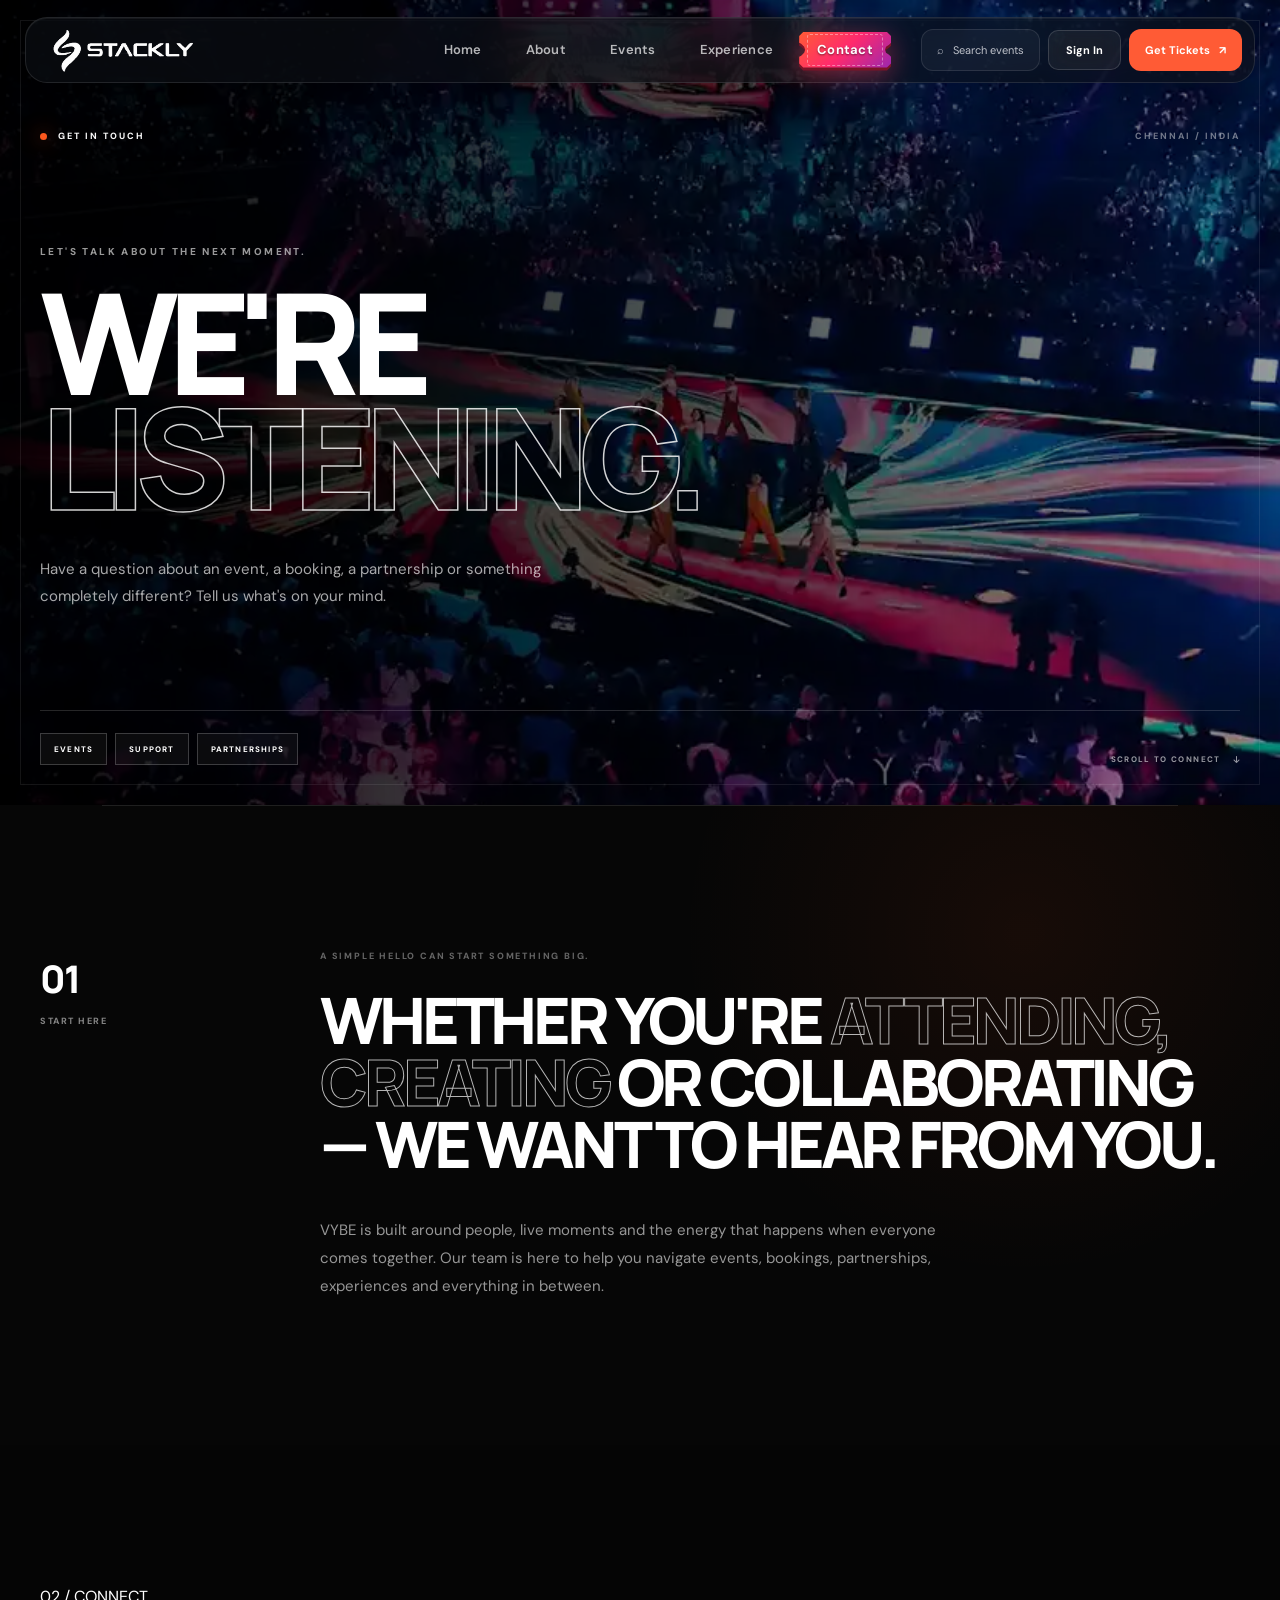
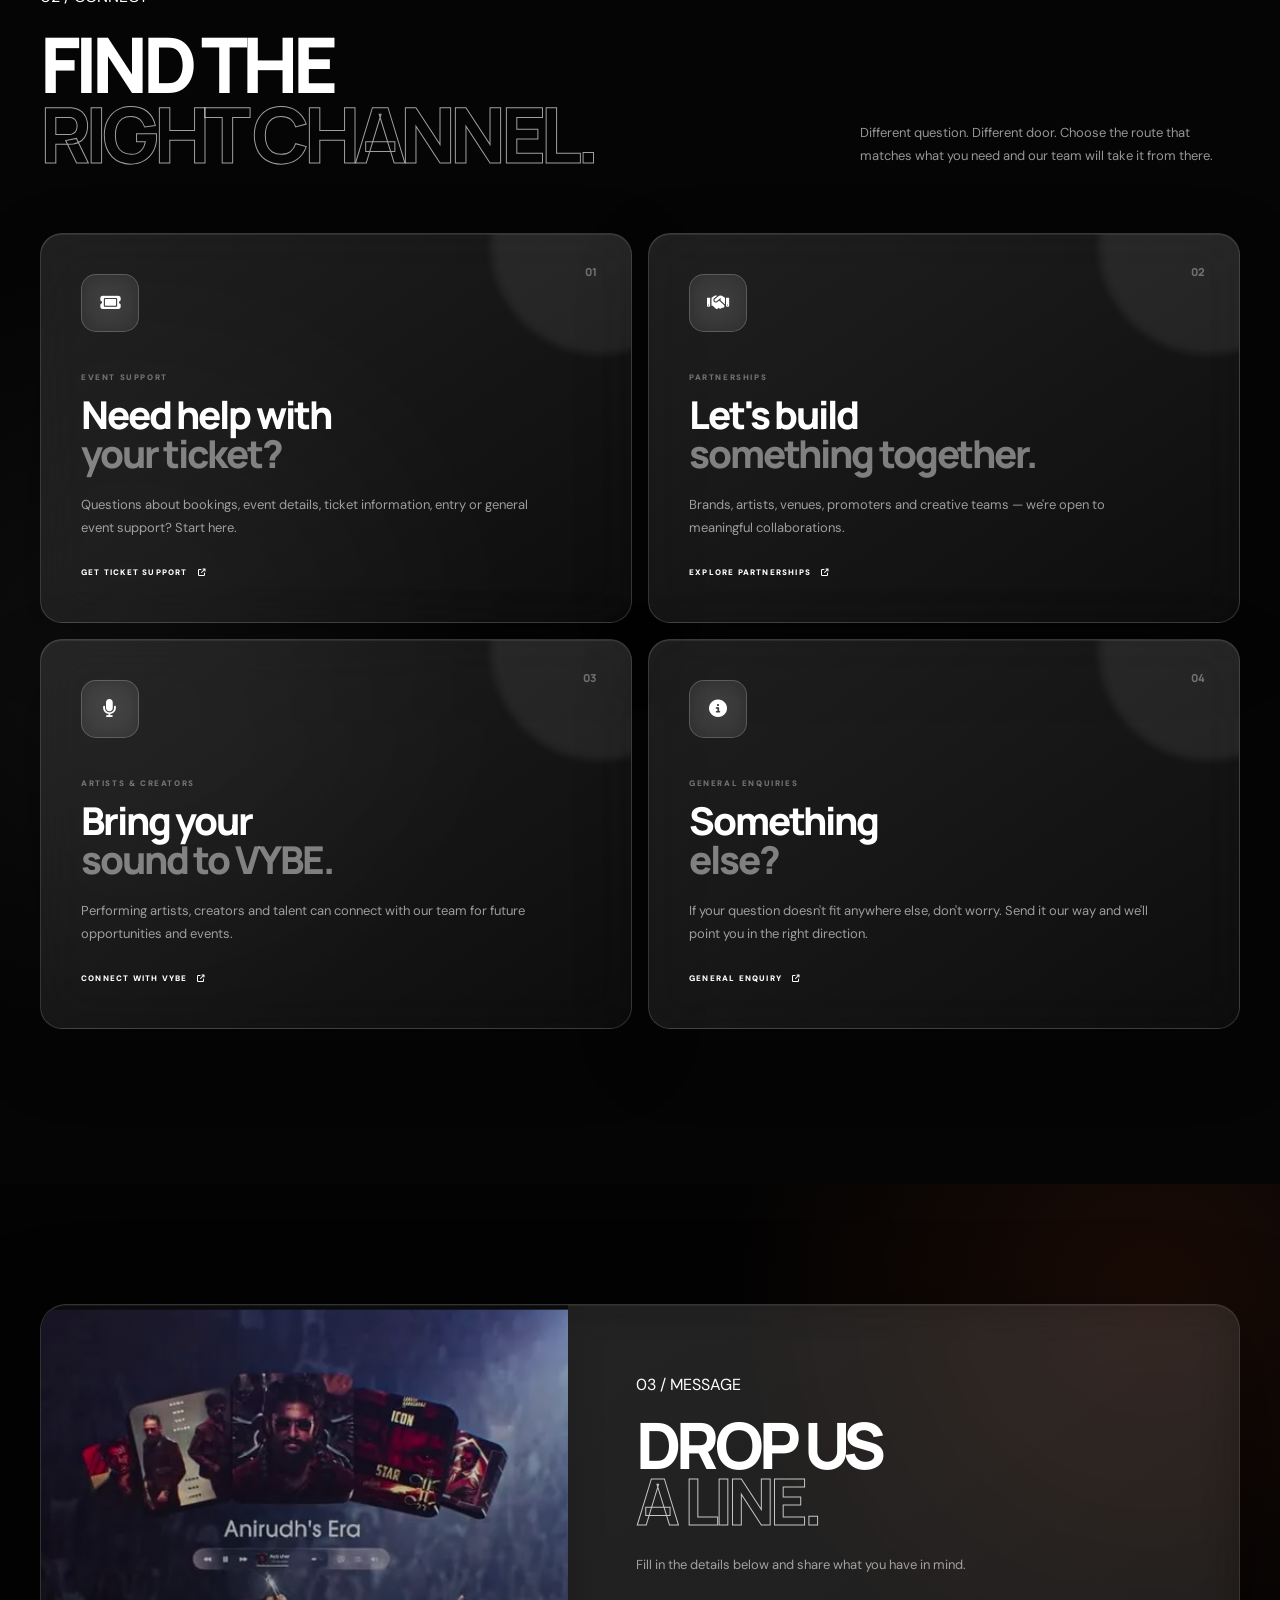
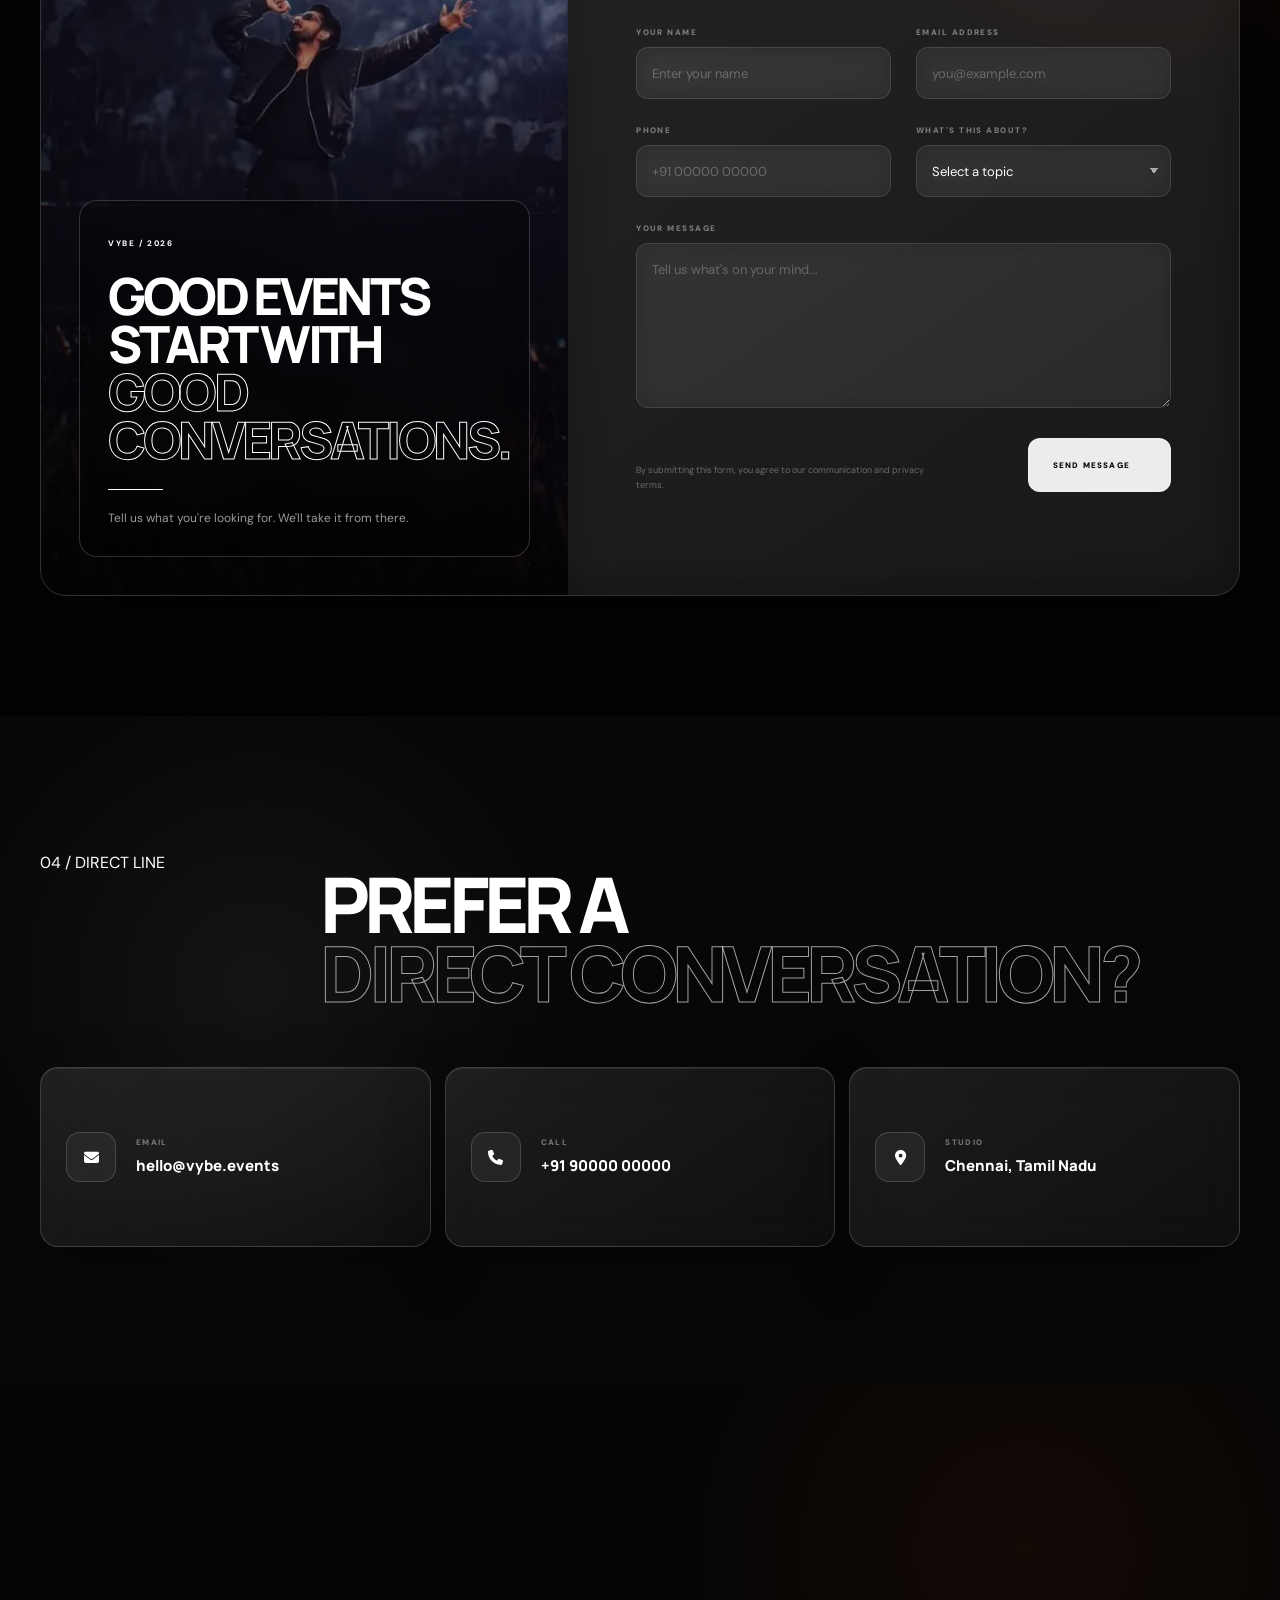
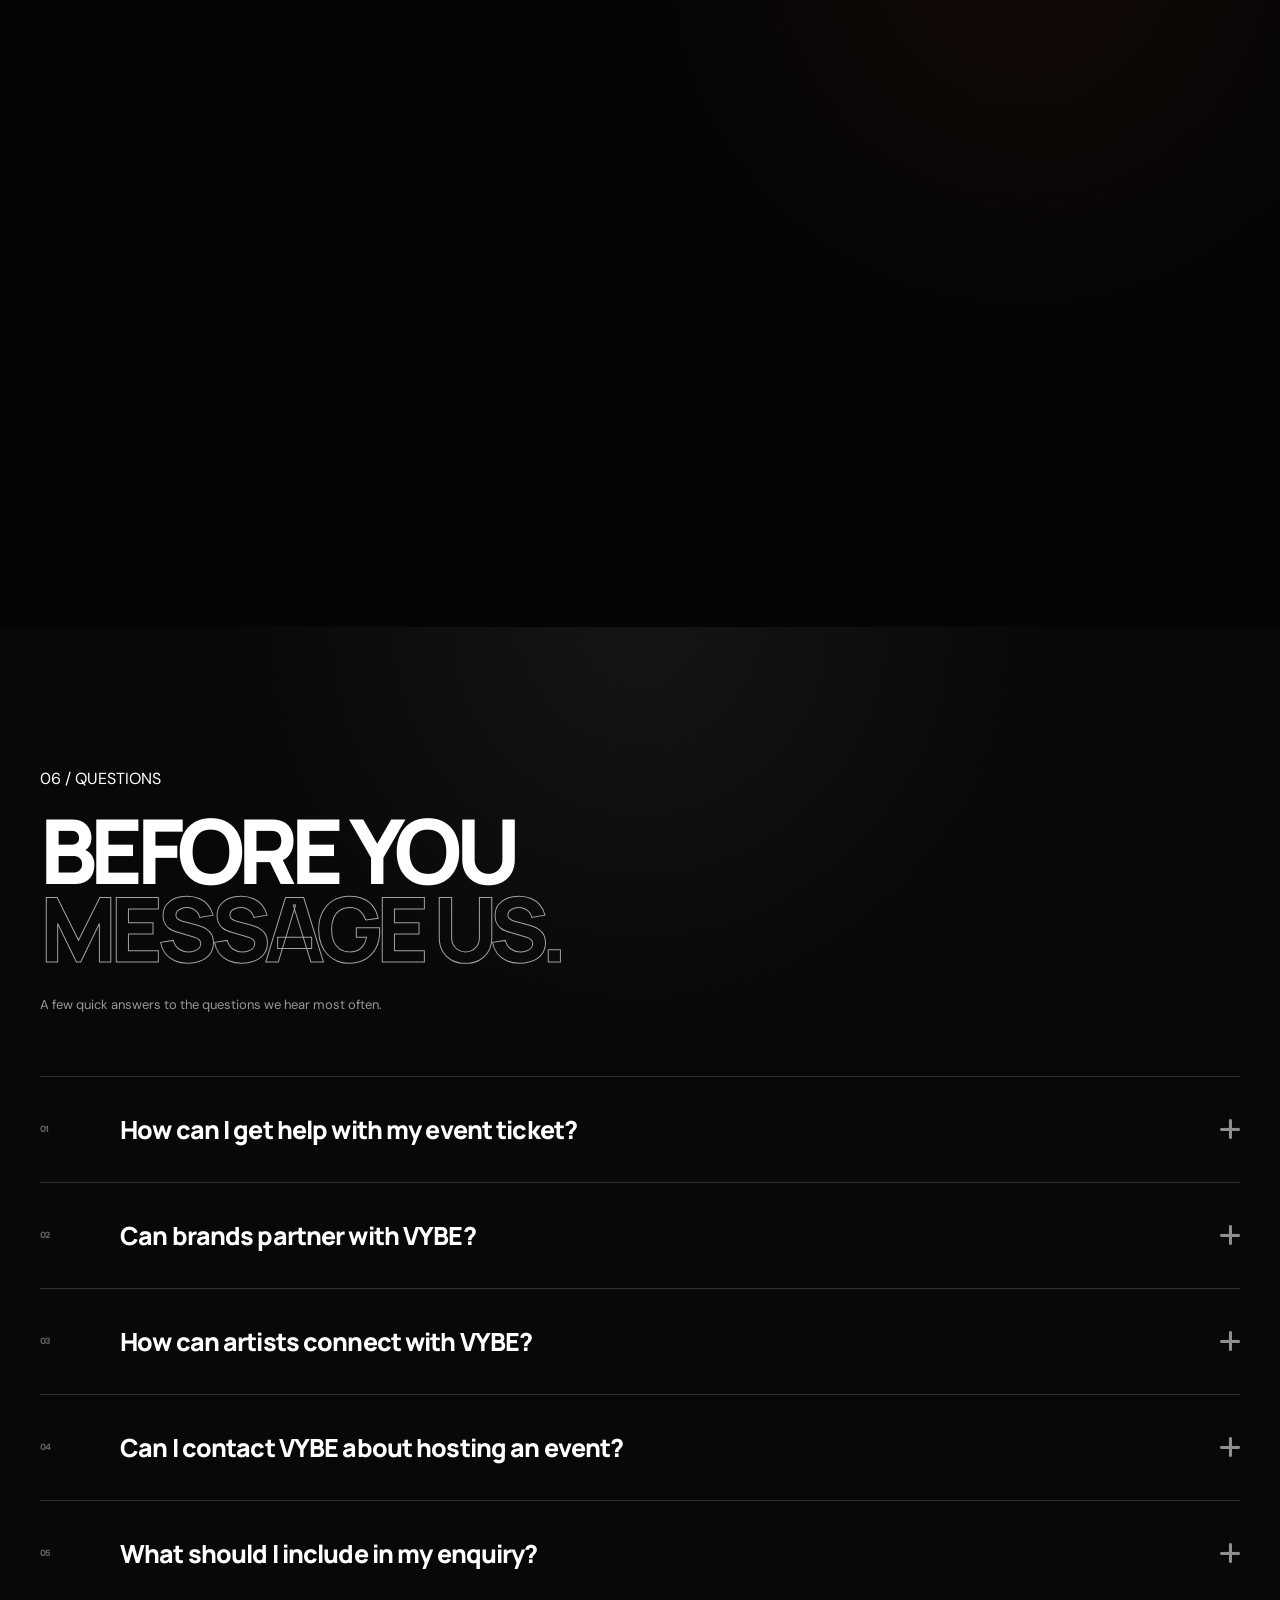
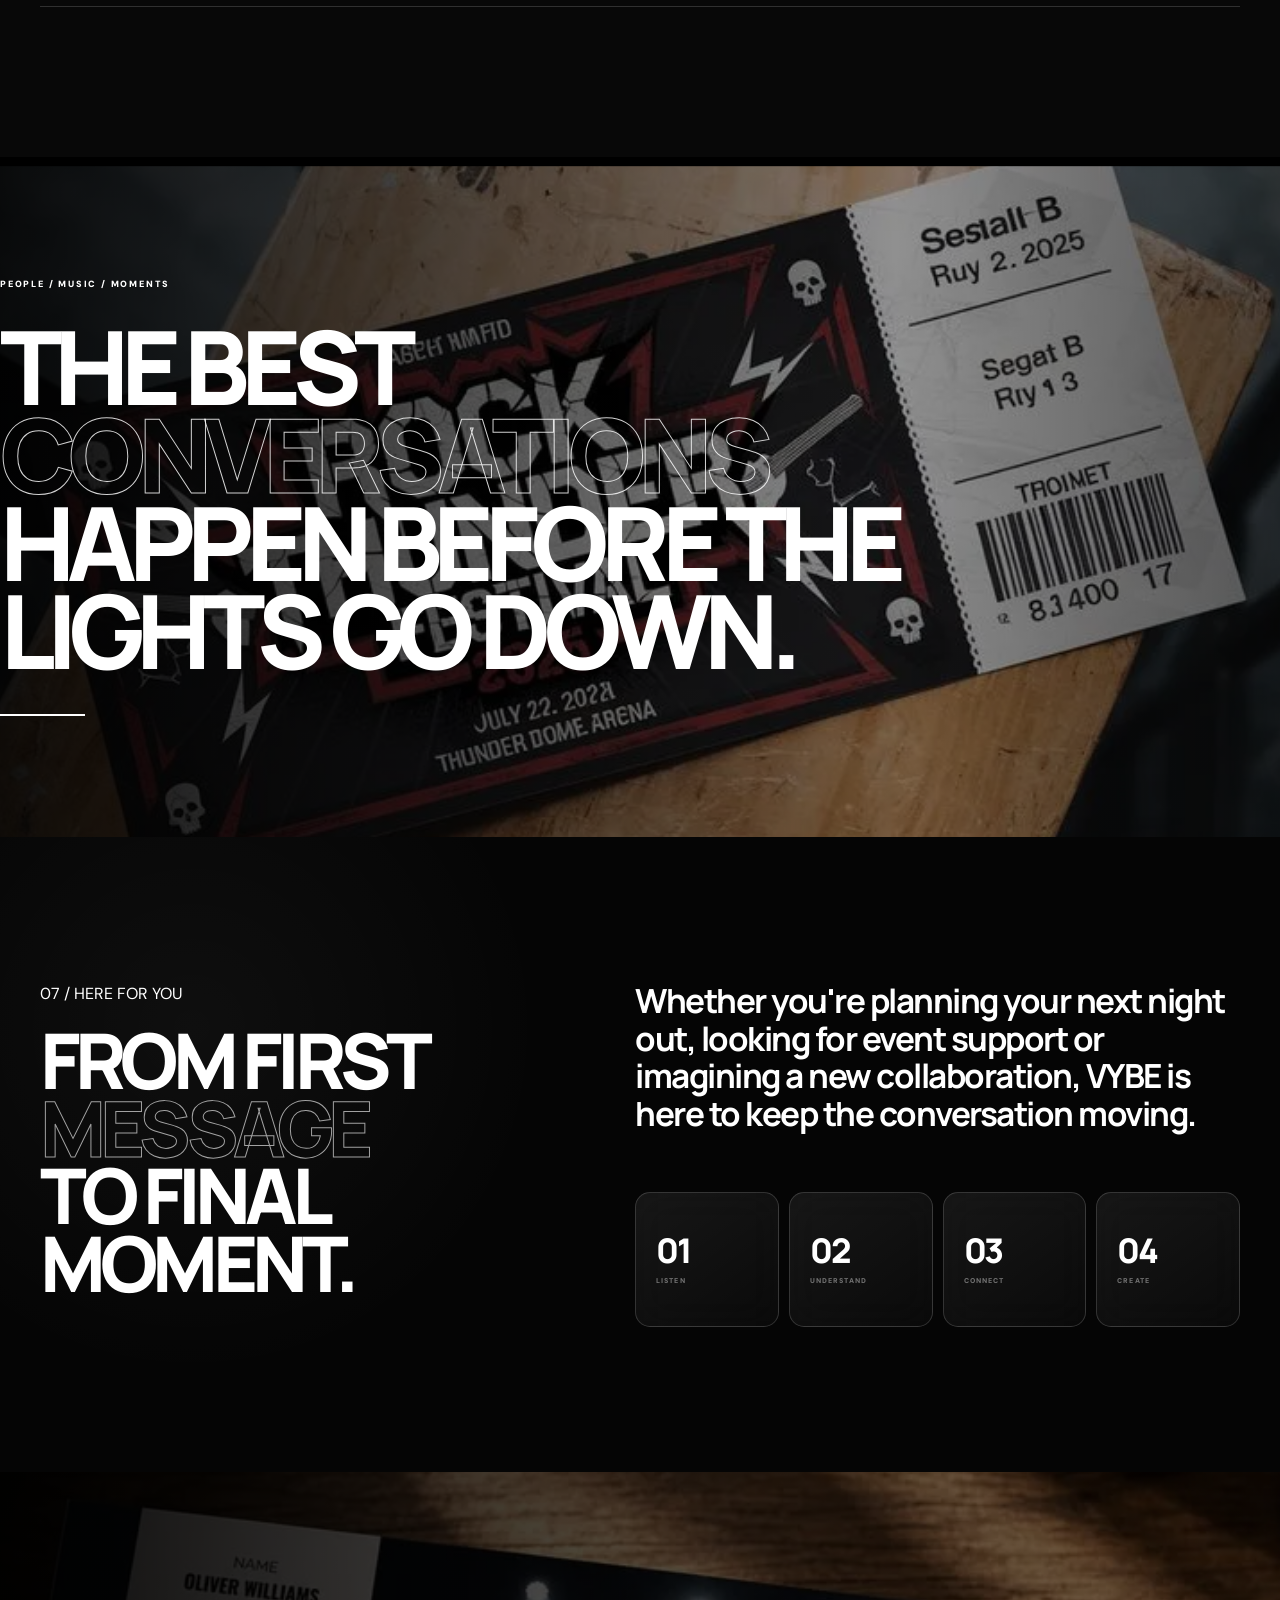
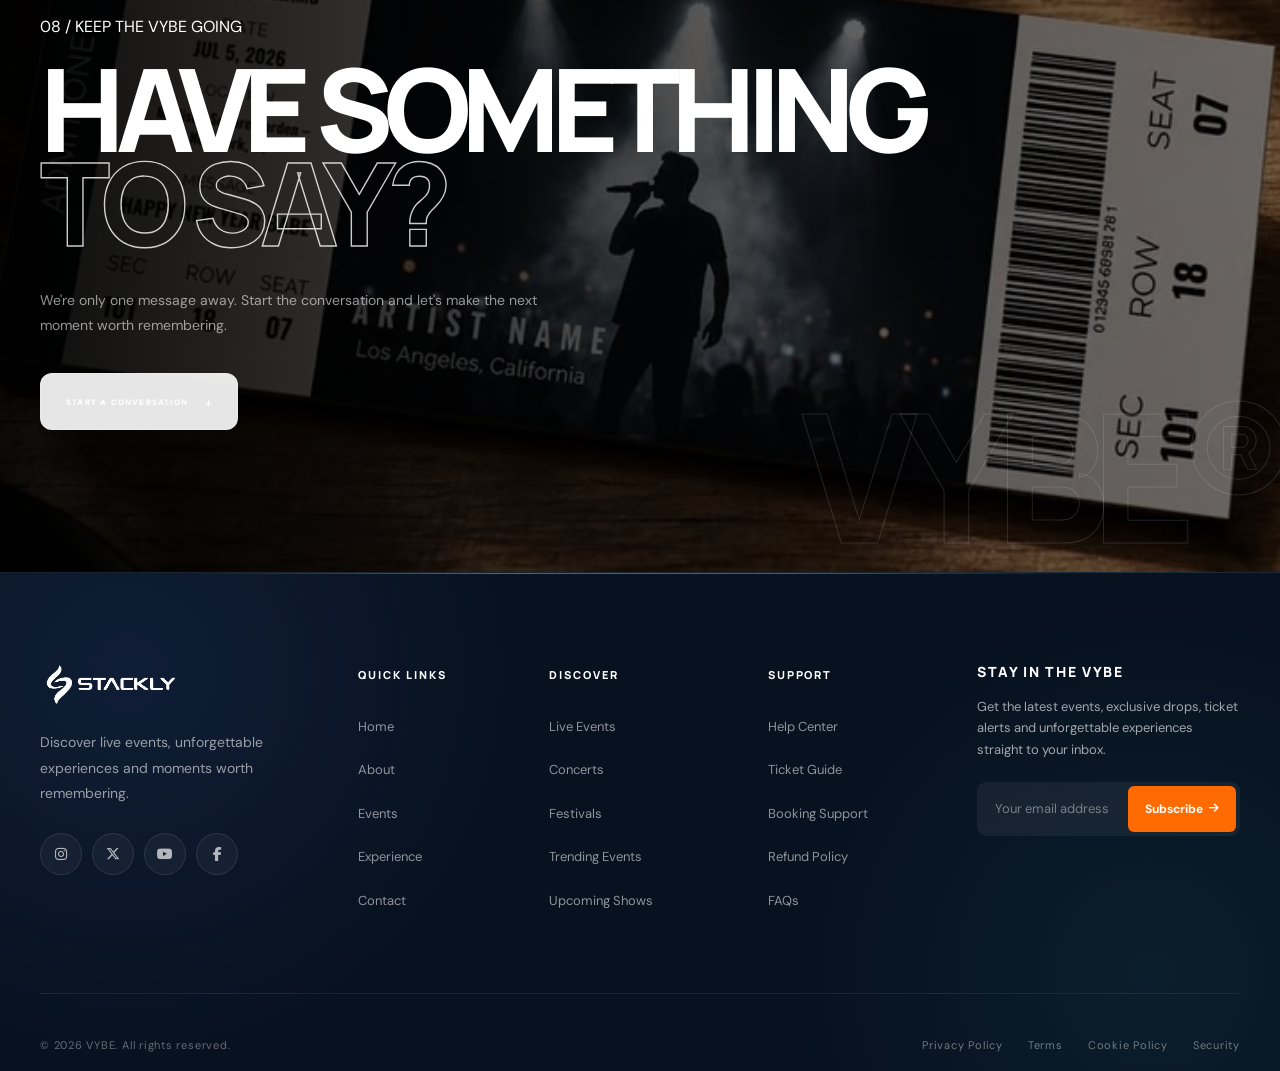
<file: contact.html>
<!DOCTYPE html>
<html lang="en">
<head>
    <meta charset="UTF-8">
    <meta name="viewport" content="width=device-width, initial-scale=1.0">

    <title>Contact</title>

    <meta
        name="description"
        content="Discover concerts, festivals, comedy, sports and unforgettable live experiences with VYBE."
    >

    <link rel="preconnect" href="https://fonts.googleapis.com">
    <link rel="preconnect" href="https://fonts.gstatic.com" crossorigin>

    <link
        href="https://fonts.googleapis.com/css2?family=DM+Sans:wght@400;500;600;700&family=Manrope:wght@400;500;600;700;800&display=swap"
        rel="stylesheet"
    >
<link
    rel="stylesheet"
    href="https://cdnjs.cloudflare.com/ajax/libs/font-awesome/6.5.2/css/all.min.css"
>
    <link rel="stylesheet" href="css/style.css">
    <link rel="stylesheet" href="css/responsive.css">
    <link rel="stylesheet" href="css/animation.css">
</head>

<body>


<!-- =========================================================
     CUSTOM MIC CURSOR
========================================================= -->

<div class="mic-cursor" id="micCursor">
    <span class="mic-cursor-ring"></span>
    <span class="mic-cursor-icon">🎙</span>
</div>


<!-- =========================================================
     SCROLL PROGRESS
========================================================= -->

<div class="scroll-progress">
    <span id="scrollProgress"></span>
</div>
 <!-- =========================================================
     PRELOADER
========================================================= -->

    <!-- =========================================================
     VYBE — CINEMATIC PRELOADER
     DRUM → JOIN → MIC → TICKET FLIGHT
========================================================= -->

    <div class="preloader" id="preloader">

        <div class="preloader-noise"></div>

        <div class="preloader-inner">

            <!-- =================================================
             BRAND
        ================================================== -->

            <div class="preloader-brand">

            

                <div class="preloader-brand-copy">

                    <strong>VIBE</strong>

                    <small>
                        LIVE EVENTS PLATFORM
                    </small>

                </div>

            </div>


            <!-- =================================================
             MAIN CINEMATIC STAGE
        ================================================== -->

            <div class="preloader-stage" id="preloaderStage">


                <!-- =============================================
                 LEFT DRUM
            ============================================== -->

                <div class="preloader-drum drum-left">

                    <div class="drum-shadow"></div>

                    <div class="drum-body">

                        <div class="drum-top">

                            <span class="drum-center-mark">
                                V
                            </span>

                        </div>

                        <div class="drum-rim"></div>

                        <div class="drum-shell"></div>

                        <div class="drum-highlight"></div>

                    </div>


                    <!-- Left drum stick -->

                    <div class="drum-stick drum-stick-left">

                        <span class="stick-tip"></span>

                    </div>

                </div>


                <!-- =============================================
                 RIGHT DRUM
            ============================================== -->

                <div class="preloader-drum drum-right">

                    <div class="drum-shadow"></div>

                    <div class="drum-body">

                        <div class="drum-top">

                            <span class="drum-center-mark">
                                V
                            </span>

                        </div>

                        <div class="drum-rim"></div>

                        <div class="drum-shell"></div>

                        <div class="drum-highlight"></div>

                    </div>


                    <!-- Right drum stick -->

                    <div class="drum-stick drum-stick-right">

                        <span class="stick-tip"></span>

                    </div>

                </div>


                <!-- =============================================
                 DRUM IMPACT WAVES
            ============================================== -->

                <div class="drum-impact impact-left"></div>

                <div class="drum-impact impact-right"></div>


                <!-- =============================================
                 CENTER BEAT TEXT
            ============================================== -->

                <div class="preloader-beat-text">

                    <span>
                        FEEL
                    </span>

                    <strong>
                        THE BEAT
                    </strong>

                </div>


                <!-- =============================================
                 DRUMS JOINING FLASH
            ============================================== -->

                <div class="drum-join-flash"></div>


                <!-- =============================================
                 MICROPHONE
            ============================================== -->

                <div class="preloader-microphone" id="preloaderMicrophone">

                    <div class="mic-glow"></div>

                    <div class="microphone-head">

                        <div class="mic-grille"></div>

                        <div class="mic-ring"></div>

                    </div>

                    <div class="microphone-body">

                        <span class="mic-brand">
                            V
                        </span>

                    </div>

                    <div class="microphone-neck"></div>

                    <div class="microphone-base">

                        <span></span>

                    </div>

                </div>


                <!-- =============================================
                 MICROPHONE SOUND WAVES
            ============================================== -->

                <div class="mic-wave mic-wave-one"></div>

                <div class="mic-wave mic-wave-two"></div>

                <div class="mic-wave mic-wave-three"></div>


                <!-- =============================================
                 TICKET FLIGHT
            ============================================== -->

                <div class="preloader-ticket-flight" id="preloaderTicket">

                    <!-- Ticket glow -->

                    <div class="ticket-flight-glow"></div>


                    <!-- Ticket -->

                    <div class="flight-ticket">

                        <!-- Left ticket area -->

                        <div class="flight-ticket-main">

                            <div class="flight-ticket-header">

                                <span>
                                    VIBE LIVE
                                </span>

                                <span>
                                    2026
                                </span>

                            </div>


                            <div class="flight-ticket-title">

                                GRAB TICKETS

                            </div>


                            <div class="flight-ticket-line"></div>


                            <div class="flight-ticket-info">

                                <span>
                                    LIVE EXPERIENCE
                                </span>

                                <span>
                                    ENTRY
                                </span>

                            </div>

                        </div>


                        <!-- Perforated side -->

                        <div class="flight-ticket-perforation">

                            <span></span>

                        </div>


                        <!-- Right ticket code -->

                        <div class="flight-ticket-code">

                            <strong>
                                01
                            </strong>

                            <small>
                                VIBE
                            </small>

                        </div>

                    </div>

                </div>


                <!-- =============================================
                 TICKET TRAIL
            ============================================== -->

                <div class="ticket-trail">

                    <span></span>
                    <span></span>
                    <span></span>
                    <span></span>

                </div>


                <!-- =============================================
                 FINAL FLY TEXT
            ============================================== -->

                <div class="ticket-fly-text">

                    <span>
                        YOUR MOMENT
                    </span>

                    <strong>
                        YOUR ENTRY
                    </strong>

                </div>


            </div>


            <!-- =================================================
             LOADER STATUS
        ================================================== -->

            <div class="loader-status">

                <div class="loader-progress">

                    <strong>
                        <span id="loaderPercent">0</span>%
                    </strong>

                </div>

                <span class="loader-status-text">
                    PREPARING YOUR EXPERIENCE
                </span>

            </div>


        </div>

    </div>

<header class="site-header" id="siteHeader">

    <div class="header-inner">

        <!-- LOGO -->
          <a href="index.html" class="logo">
    <img src="assets/logo.webp" alt="VYBE Logo">
</a>


        <!-- DESKTOP NAV -->
        <nav class="desktop-nav">

            <a href="index.html" class="nav-link ">
                Home
            </a>

            <a href="about.html" class="nav-link">
                About
            </a>

            <a href="eventdetails.html" class="nav-link">
                Events
            </a>

            <a href="experience.html" class="nav-link">
                Experience
            </a>

            <a href="contact.html" class="nav-link active">
                Contact
            </a>

        </nav>


        <!-- HEADER ACTIONS -->
        <div class="header-actions">

            <a href="404.html" class="header-search">
                <span>⌕</span>
                Search events
            </a>


            <!-- LOGIN POPUP BUTTON -->
            <button
                type="button"
                class="header-login"
                id="openLoginModal"
            >
                Sign In
            </button>


            <a
                href="404.html"
                class="header-ticket"
            >
                Get Tickets
                <span>↗</span>
            </a>


            <button
                class="menu-toggle"
                id="menuToggle"
                aria-label="Open navigation"
            >
                <span></span>
                <span></span>
            </button>

        </div>

    </div>

</header>



<div
    class="mobile-overlay"
    id="mobileOverlay"
></div>


<aside
    class="mobile-drawer"
    id="mobileDrawer"
>

    <div class="drawer-top">

                <a href="index.html" class="drawer-logo">
    <img src="assets/logo.webp" alt="VYBE Logo">
</a>


        <button
            id="drawerClose"
            class="drawer-close"
            aria-label="Close navigation"
        >
            ×
        </button>

    </div>


    <div class="drawer-intro">

        <span>
            LIVE EVENTS PLATFORM
        </span>

        <p>
            Discover experiences worth remembering.
        </p>

    </div>


    <nav class="drawer-navigation">

        <a href="index.html">
            <span>01</span>
            Home
        </a>

        <a href="about.html">
            <span>02</span>
            About 
        </a>

        <a href="eventdetails.html">
            <span>03</span>
            Events
        </a>

        <a href="experience.html">
            <span>04</span>
            Experience
        </a>

        <a href="contact.html" class="active">
            <span>05</span>
            Contact
        </a>

    </nav>


    <div class="drawer-login">

        <button
            type="button"
            id="mobileLoginButton"
        >
            Sign In
            <span>↗</span>
        </button>

    </div>


    <div class="drawer-bottom">

        <small>
            READY FOR YOUR NEXT NIGHT?
        </small>

        <a href="404.html">
            Browse All Events →
        </a>

    </div>

</aside>

<!-- =========================================================
     VYBE — CONTACT PAGE CONTENT
     Content sections only
========================================================= -->

<main class="contact-page">

    <!-- =====================================================
         01. CONTACT HERO
    ====================================================== -->
    <section class="contact-hero-section">

        <div class="contact-hero-bg">
            <img src="assets/a14.webp" alt="VYBE live event crowd">
        </div>

        <div class="contact-hero-overlay"></div>

        <div class="contact-container">

            <div class="contact-hero-top">
                <span class="contact-eyebrow">GET IN TOUCH</span>
                <span class="contact-location">CHENNAI / INDIA</span>
            </div>

            <div class="contact-hero-main">

                <p class="contact-kicker">
                    LET'S TALK ABOUT THE NEXT MOMENT.
                </p>

                <h1>
                    WE'RE<br>
                    <span>LISTENING.</span>
                </h1>

                <p class="contact-hero-description">
                    Have a question about an event, a booking, a partnership
                    or something completely different? Tell us what's on your mind.
                </p>

            </div>

            <div class="contact-hero-bottom">

                <div class="contact-hero-tags">
                    <span>EVENTS</span>
                    <span>SUPPORT</span>
                    <span>PARTNERSHIPS</span>
                </div>

                <div class="contact-hero-scroll">
                    <span>SCROLL TO CONNECT</span>
                    <i class="fa-solid fa-arrow-down"></i>
                </div>

            </div>

        </div>

    </section>


    <!-- =====================================================
         02. CONTACT INTRO
    ====================================================== -->
    <section class="contact-intro-section">

        <div class="contact-container">

            <div class="contact-intro-grid">

                <div class="contact-section-label">
                    <span>01</span>
                    <span>START HERE</span>
                </div>

                <div class="contact-intro-content">

                    <p class="contact-small-label">
                        A SIMPLE HELLO CAN START SOMETHING BIG.
                    </p>

                    <h2>
                        WHETHER YOU'RE
                        <span>ATTENDING, CREATING</span>
                        OR COLLABORATING —
                        WE WANT TO HEAR FROM YOU.
                    </h2>

                    <p>
                        VYBE is built around people, live moments and the energy
                        that happens when everyone comes together. Our team is
                        here to help you navigate events, bookings, partnerships,
                        experiences and everything in between.
                    </p>

                </div>

            </div>

        </div>

    </section>


    <!-- =====================================================
         03. CONTACT OPTIONS
    ====================================================== -->
    <section class="contact-options-section">

        <div class="contact-container">

            <div class="contact-section-heading">

                <div>
                    <span class="contact-label">02 / CONNECT</span>
                    <h2>
                        FIND THE
                        <span>RIGHT CHANNEL.</span>
                    </h2>
                </div>

                <p>
                    Different question. Different door. Choose the route
                    that matches what you need and our team will take it from there.
                </p>

            </div>


            <div class="contact-options-grid">

                <article class="contact-option-card">

                    <div class="contact-option-number">01</div>

                    <div class="contact-option-icon">
                        <i class="fa-solid fa-ticket"></i>
                    </div>

                    <div class="contact-option-content">

                        <span>EVENT SUPPORT</span>

                        <h3>
                            Need help with
                            <strong>your ticket?</strong>
                        </h3>

                        <p>
                            Questions about bookings, event details, ticket
                            information, entry or general event support?
                            Start here.
                        </p>

                        <a href="404.html" class="contact-option-link">
                            GET TICKET SUPPORT
                            <i class="fa-solid fa-arrow-up-right-from-square"></i>
                        </a>

                    </div>

                </article>


                <article class="contact-option-card">

                    <div class="contact-option-number">02</div>

                    <div class="contact-option-icon">
                        <i class="fa-solid fa-handshake"></i>
                    </div>

                    <div class="contact-option-content">

                        <span>PARTNERSHIPS</span>

                        <h3>
                            Let's build
                            <strong>something together.</strong>
                        </h3>

                        <p>
                            Brands, artists, venues, promoters and creative
                            teams — we're open to meaningful collaborations.
                        </p>

                        <a href="404.html" class="contact-option-link">
                            EXPLORE PARTNERSHIPS
                            <i class="fa-solid fa-arrow-up-right-from-square"></i>
                        </a>

                    </div>

                </article>


                <article class="contact-option-card">

                    <div class="contact-option-number">03</div>

                    <div class="contact-option-icon">
                        <i class="fa-solid fa-microphone"></i>
                    </div>

                    <div class="contact-option-content">

                        <span>ARTISTS & CREATORS</span>

                        <h3>
                            Bring your
                            <strong>sound to VYBE.</strong>
                        </h3>

                        <p>
                            Performing artists, creators and talent can connect
                            with our team for future opportunities and events.
                        </p>

                        <a href="404.html" class="contact-option-link">
                            CONNECT WITH VYBE
                            <i class="fa-solid fa-arrow-up-right-from-square"></i>
                        </a>

                    </div>

                </article>


                <article class="contact-option-card">

                    <div class="contact-option-number">04</div>

                    <div class="contact-option-icon">
                        <i class="fa-solid fa-circle-info"></i>
                    </div>

                    <div class="contact-option-content">

                        <span>GENERAL ENQUIRIES</span>

                        <h3>
                            Something
                            <strong>else?</strong>
                        </h3>

                        <p>
                            If your question doesn't fit anywhere else,
                            don't worry. Send it our way and we'll point
                            you in the right direction.
                        </p>

                        <a href="404.html" class="contact-option-link">
                            GENERAL ENQUIRY
                            <i class="fa-solid fa-arrow-up-right-from-square"></i>
                        </a>

                    </div>

                </article>

            </div>

        </div>

    </section>


    <!-- =====================================================
         04. CONTACT FORM + IMAGE
    ====================================================== -->
    <section class="contact-form-section">

        <div class="contact-container">

            <div class="contact-form-grid">

                <div class="contact-form-visual">

                    <img
                        src="assets/c1.webp"
                        alt="VYBE event audience">

                    <div class="contact-form-visual-overlay"></div>

                    <div class="contact-form-quote">

                        <span>VYBE / 2026</span>

                        <h3>
                            GOOD EVENTS
                            START WITH
                            <em>GOOD CONVERSATIONS.</em>
                        </h3>

                        <div class="contact-form-quote-line"></div>

                        <p>
                            Tell us what you're looking for.
                            We'll take it from there.
                        </p>

                    </div>

                </div>


                <div class="contact-form-wrap">

                    <div class="contact-form-heading">

                        <span class="contact-label">
                            03 / MESSAGE
                        </span>

                        <h2>
                            DROP US
                            <span>A LINE.</span>
                        </h2>

                        <p>
                            Fill in the details below and share what
                            you have in mind.
                        </p>

                    </div>


                    <form class="vybe-contact-form" id="contactForm">

                        <div class="contact-form-row">

                            <div class="contact-field">

                                <label for="contactName">
                                    YOUR NAME
                                </label>

                                <input 
    type="text" 
    id="contactName" 
    name="name" 
    placeholder="Enter your name" 
    autocomplete="name"
    pattern="[A-Za-z\s]+"
    title="Please enter letters only"
>

                            </div>


                            <div class="contact-field">

                                <label for="contactEmail">
                                    EMAIL ADDRESS
                                </label>

                                <input
                                    type="email"
                                    id="contactEmail"
                                    name="email"
                                    placeholder="you@example.com"
                                    autocomplete="email"
                                >

                            </div>

                        </div>


                        <div class="contact-form-row">

                            <div class="contact-field">

                                <label for="contactPhone">
                                    PHONE
                                </label>

                               <input 
    type="tel" 
    id="contactPhone" 
    name="phone" 
    placeholder="+91 00000 00000" 
    autocomplete="tel"
    inputmode="numeric"
>

                            </div>


                            <div class="contact-field">

                                <label for="contactTopic">
                                    WHAT'S THIS ABOUT?
                                </label>

                                <select id="contactTopic" name="topic">

                                    <option value="">
                                        Select a topic
                                    </option>

                                    <option value="event-support">
                                        Event Support
                                    </option>

                                    <option value="partnership">
                                        Partnership
                                    </option>

                                    <option value="artist">
                                        Artist / Creator
                                    </option>

                                    <option value="general">
                                        General Enquiry
                                    </option>

                                </select>

                            </div>

                        </div>


                        <div class="contact-field contact-message-field">

                            <label for="contactMessage">
                                YOUR MESSAGE
                            </label>

                            <textarea
                                id="contactMessage"
                                name="message"
                                rows="6"
                                placeholder="Tell us what's on your mind..."
                            ></textarea>

                        </div>


                        <div class="contact-form-bottom">

                            <p>
                                By submitting this form, you agree to
                                our communication and privacy terms.
                            </p>

                            <button type="submit" class="contact-submit-btn">
                                SEND MESSAGE
                                <i class="fa-solid fa-arrow-up-right"></i>
                            </button>

                        </div>

                        <div
                            class="contact-form-message"
                            id="contactFormMessage"
                            aria-live="polite">
                        </div>

                    </form>

                </div>

            </div>

        </div>

    </section>


    <!-- =====================================================
         05. DIRECT CONTACT
    ====================================================== -->
    <section class="contact-direct-section">

        <div class="contact-container">

            <div class="contact-direct-top">

                <span class="contact-label">
                    04 / DIRECT LINE
                </span>

                <h2>
                    PREFER A
                    <span>DIRECT CONVERSATION?</span>
                </h2>

            </div>


            <div class="contact-direct-grid">

                <a href="mailto:hello@vybe.events" class="contact-direct-card">

                    <div class="contact-direct-icon">
                        <i class="fa-solid fa-envelope"></i>
                    </div>

                    <div>
                        <span>EMAIL</span>
                        <strong>hello@vybe.events</strong>
                    </div>

                    <i class="fa-solid fa-arrow-up-right"></i>

                </a>


                <a href="tel:+919000000000" class="contact-direct-card">

                    <div class="contact-direct-icon">
                        <i class="fa-solid fa-phone"></i>
                    </div>

                    <div>
                        <span>CALL</span>
                        <strong>+91 90000 00000</strong>
                    </div>

                    <i class="fa-solid fa-arrow-up-right"></i>

                </a>


                <div class="contact-direct-card">

                    <div class="contact-direct-icon">
                        <i class="fa-solid fa-location-dot"></i>
                    </div>

                    <div>
                        <span>STUDIO</span>
                        <strong>Chennai, Tamil Nadu</strong>
                    </div>

                    <i class="fa-solid fa-arrow-up-right"></i>

                </div>

            </div>

        </div>

    </section>


    <!-- =====================================================
         06. WHY VYBE
    ====================================================== -->
    <section class="contact-reasons-section">

        <div class="contact-container">

            <div class="contact-reasons-grid">

                <div class="contact-reasons-heading">

                    <span class="contact-label">
                        05 / THE VYBE WAY
                    </span>

                    <h2>
                        WHY PEOPLE
                        <span>REACH OUT.</span>
                    </h2>

                </div>


                <div class="contact-reasons-list">

                    <article class="contact-reason">

                        <span>01</span>

                        <div>
                            <h3>Human Support</h3>
                            <p>
                                Real questions deserve clear answers.
                                We keep communication simple and human.
                            </p>
                        </div>

                    </article>


                    <article class="contact-reason">

                        <span>02</span>

                        <div>
                            <h3>Event Expertise</h3>
                            <p>
                                From tickets to venues and live experiences,
                                our team understands the world behind the event.
                            </p>
                        </div>

                    </article>


                    <article class="contact-reason">

                        <span>03</span>

                        <div>
                            <h3>Creative Collaboration</h3>
                            <p>
                                We work with artists, brands, venues and
                                creators to shape memorable experiences.
                            </p>
                        </div>

                    </article>


                    <article class="contact-reason">

                        <span>04</span>

                        <div>
                            <h3>Clear Communication</h3>
                            <p>
                                No complicated routes. No unnecessary steps.
                                Just the right conversation at the right time.
                            </p>
                        </div>

                    </article>

                </div>

            </div>

        </div>

    </section>


    <!-- =====================================================
         07. FAQ
    ====================================================== -->
    <section class="contact-faq-section">

        <div class="contact-container">

            <div class="contact-faq-heading">

                <span class="contact-label">
                    06 / QUESTIONS
                </span>

                <h2>
                    BEFORE YOU
                    <span>MESSAGE US.</span>
                </h2>

                <p>
                    A few quick answers to the questions we hear most often.
                </p>

            </div>


            <div class="contact-faq-list">

                <details class="contact-faq-item">

                    <summary>
                        <span>01</span>
                        How can I get help with my event ticket?
                        <i class="fa-solid fa-plus"></i>
                    </summary>

                    <div class="contact-faq-answer">
                        <p>
                            Use the event support route above and include
                            your booking details or event information.
                            Our team can then direct your enquiry to the
                            appropriate support channel.
                        </p>
                    </div>

                </details>


                <details class="contact-faq-item">

                    <summary>
                        <span>02</span>
                        Can brands partner with VYBE?
                        <i class="fa-solid fa-plus"></i>
                    </summary>

                    <div class="contact-faq-answer">
                        <p>
                            Yes. Brands and organisations can reach out
                            regarding event partnerships, collaborations,
                            campaigns and live experiences.
                        </p>
                    </div>

                </details>


                <details class="contact-faq-item">

                    <summary>
                        <span>03</span>
                        How can artists connect with VYBE?
                        <i class="fa-solid fa-plus"></i>
                    </summary>

                    <div class="contact-faq-answer">
                        <p>
                            Artists and creators can use the artist and
                            creator enquiry route to introduce themselves,
                            share their work and discuss future opportunities.
                        </p>
                    </div>

                </details>


                <details class="contact-faq-item">

                    <summary>
                        <span>04</span>
                        Can I contact VYBE about hosting an event?
                        <i class="fa-solid fa-plus"></i>
                    </summary>

                    <div class="contact-faq-answer">
                        <p>
                            You can send your event idea through the contact
                            form. Include the event type, location, expected
                            audience and any important details.
                        </p>
                    </div>

                </details>


                <details class="contact-faq-item">

                    <summary>
                        <span>05</span>
                        What should I include in my enquiry?
                        <i class="fa-solid fa-plus"></i>
                    </summary>

                    <div class="contact-faq-answer">
                        <p>
                            A clear subject, your contact information and
                            a short explanation of what you need will help
                            us understand your request quickly.
                        </p>
                    </div>

                </details>

            </div>

        </div>

    </section>


    <!-- =====================================================
         08. IMAGE BREAK
    ====================================================== -->
    <section class="contact-image-break">

        <img
            src="assets/c2.webp"
            alt="Crowd enjoying a VYBE live event">

        <div class="contact-image-break-overlay"></div>

        <div class="contact-image-break-content">

            <span>
                PEOPLE / MUSIC / MOMENTS
            </span>

            <h2>
                THE BEST
                <em>CONVERSATIONS</em>
                HAPPEN BEFORE
                THE LIGHTS GO DOWN.
            </h2>

            <div class="contact-image-break-line"></div>

        </div>

    </section>


    <!-- =====================================================
         09. RESPONSE / SERVICE
    ====================================================== -->
    <section class="contact-service-section">

        <div class="contact-container">

            <div class="contact-service-grid">

                <div class="contact-service-heading">

                    <span class="contact-label">
                        07 / HERE FOR YOU
                    </span>

                    <h2>
                        FROM FIRST
                        <span>MESSAGE</span>
                        TO FINAL MOMENT.
                    </h2>

                </div>


                <div class="contact-service-content">

                    <p class="contact-service-lead">
                        Whether you're planning your next night out,
                        looking for event support or imagining a new
                        collaboration, VYBE is here to keep the
                        conversation moving.
                    </p>

                    <div class="contact-service-stats">

                        <div>
                            <strong>01</strong>
                            <span>LISTEN</span>
                        </div>

                        <div>
                            <strong>02</strong>
                            <span>UNDERSTAND</span>
                        </div>

                        <div>
                            <strong>03</strong>
                            <span>CONNECT</span>
                        </div>

                        <div>
                            <strong>04</strong>
                            <span>CREATE</span>
                        </div>

                    </div>

                </div>

            </div>

        </div>

    </section>


    <!-- =====================================================
         10. FINAL CTA
    ====================================================== -->
    <section class="contact-final-section">

        <div class="contact-final-bg">
            <img
                src="assets/c3.webp"
                alt="VYBE live music experience">
        </div>

        <div class="contact-final-overlay"></div>

        <div class="contact-container">

            <div class="contact-final-content">

                <span class="contact-label">
                    08 / KEEP THE VYBE GOING
                </span>

                <h2>
                    HAVE SOMETHING
                    <span>TO SAY?</span>
                </h2>

                <p>
                    We're only one message away.
                    Start the conversation and let's make the next
                    moment worth remembering.
                </p>

                <a href="404.html" class="contact-final-btn">
                    START A CONVERSATION
                    <i class="fa-solid fa-arrow-down"></i>
                </a>

            </div>

            <div class="contact-final-mark">
                VYBE<span>®</span>
            </div>

        </div>

    </section>

</main>





<!-- =========================================================
     VYBE — FOOTER
========================================================= -->

<footer class="site-footer">

    <div class="container">

        <div class="footer-main">

            <!-- BRAND -->
            <div class="footer-brand">

                <a href="index.html" class="brand-logo footer-logo">
                    <img src="assets/logo.webp" alt="VYBE Logo">
                </a>

                <p>
                    Discover live events, unforgettable
                    experiences and moments worth remembering.
                </p>

                <div class="footer-socials">

                    <a href="404.html" aria-label="Instagram">
                        <i class="fa-brands fa-instagram"></i>
                    </a>

                    <a href="404.html" aria-label="X">
                        <i class="fa-brands fa-x-twitter"></i>
                    </a>

                    <a href="404.html" aria-label="YouTube">
                        <i class="fa-brands fa-youtube"></i>
                    </a>

                    <a href="404.html" aria-label="Facebook">
                        <i class="fa-brands fa-facebook-f"></i>
                    </a>

                </div>

            </div>


            <!-- QUICK LINKS -->
            <div class="footer-column">

                <h4>
                    QUICK LINKS
                </h4>

                <a href="index.html">
                    Home
                </a>

                <a href="about.html">
                    About
                </a>

                <a href="eventdetails.html">
                    Events
                </a>

                <a href="experience.html">
                    Experience
                </a>

                <a href="contact.html">
                    Contact
                </a>

            </div>


            <!-- DISCOVER -->
            <div class="footer-column">

                <h4>
                    DISCOVER
                </h4>

                <a href="eventdetails.html">
                    Live Events
                </a>

                <a href="eventdetails.html">
                    Concerts
                </a>

                <a href="eventdetails.html">
                    Festivals
                </a>

                <a href="eventdetails.html">
                    Trending Events
                </a>

                <a href="404.html">
                    Upcoming Shows
                </a>

            </div>


            <!-- SUPPORT -->
            <div class="footer-column">

                <h4>
                    SUPPORT
                </h4>

                <a href="404.html">
                    Help Center
                </a>

                <a href="404.html">
                    Ticket Guide
                </a>

                <a href="404.html">
                    Booking Support
                </a>

                <a href="404.html">
                    Refund Policy
                </a>

                <a href="404.html">
                    FAQs
                </a>

            </div>


            <!-- NEWSLETTER -->
            <div class="footer-newsletter">

                <h4>
                    STAY IN THE VYBE
                </h4>

                <p>
                    Get the latest events, exclusive drops,
                    ticket alerts and unforgettable experiences
                    straight to your inbox.
                </p>

                <form id="newsletterForm">

                    <div class="newsletter-input">

                        <input
                            type="email"
                            id="newsletterEmail"
                            placeholder="Your email address"
                            aria-label="Email address"
                            required
                        >

                        
                           <button type="submit" aria-label="Subscribe">
    <span>Subscribe</span>
    <i class="fa-solid fa-arrow-right"></i>
</button>

                    </div>

                    <small id="newsletterMessage"></small>

                </form>

            </div>

        </div>


        <!-- FOOTER BOTTOM -->
        <div class="footer-bottom">

            <span>
                © 2026 VYBE. All rights reserved.
            </span>

            <div>

                <a href="404.html">
                    Privacy Policy
                </a>

                <a href="404.html">
                    Terms
                </a>

                <a href="404.html">
                    Cookie Policy
                </a>

                <a href="404.html">
                    Security
                </a>

            </div>

        </div>

    </div>

</footer>


<!-- =========================================================
     VYBE LOGIN MODAL
========================================================= -->

<div
    class="modal-overlay"
    id="loginModal"
    aria-hidden="true"
>

    <div
        class="login-modal"
        role="dialog"
        aria-modal="true"
        aria-labelledby="loginTitle"
    >

        <!-- CLOSE -->
        <button
            type="button"
            class="modal-close"
            id="loginModalClose"
            aria-label="Close login"
        >
            ×
        </button>


        <!-- =================================================
             LOGIN VISUAL
        ================================================== -->

        <div class="login-visual">

            <img
                src="assets/l1.webp"
                alt="VYBE live event experience"
            >

            <div class="login-visual-overlay"></div>


            <div class="login-visual-content">

                <span>
                    VYBE LIVE EVENTS
                </span>

                <h3>
                    Your next
                    <br>
                    unforgettable night
                    <br>
                    starts here.
                </h3>


                <div class="login-event-badge">

                    <span class="live-dot"></span>

                    <div>

                        <strong>
                            LIVE EXPERIENCES
                        </strong>

                        <small>
                            Concerts · Festivals · Culture
                        </small>

                    </div>

                </div>

            </div>


            <div class="login-visual-footer">

                <span>
                    DISCOVER
                </span>

                <i></i>

                <span>
                    CHOOSE
                </span>

                <i></i>

                <span>
                    EXPERIENCE
                </span>

            </div>

        </div>


        <!-- =================================================
             LOGIN CONTENT
        ================================================== -->

        <div class="login-content">

            <div class="login-heading">

                <span>
                    WELCOME TO VYBE
                </span>

                <h2 id="loginTitle">
                    Sign in to continue
                </h2>

                <p>
                    Access your tickets, events and
                    personalised VYBE experience.
                </p>

            </div>


            <!-- TABS -->

            <div class="login-tabs">

                <button
                    type="button"
                    class="login-tab active"
                    data-login-tab="user"
                >
                    User Login
                </button>

                <button
                    type="button"
                    class="login-tab"
                    data-login-tab="admin"
                >
                    Admin Login
                </button>

            </div>


            <!-- =================================================
                 USER LOGIN
            ================================================== -->

            <form
                class="login-form active"
                id="userLoginForm"
                data-login-form="user"
            >

                <label for="userEmail">
                    Email Address
                </label>


                <div class="input-wrap">

                    <span class="input-icon">
                        @
                    </span>

                    <input
                        type="email"
                        id="userEmail"
                        placeholder="you@example.com"
                        autocomplete="email"
                        required
                    >

                </div>


                <label for="userPassword">
                    Password
                </label>


                <div class="input-wrap">

                    <span class="input-icon">
                        •
                    </span>

                    <input
                        type="password"
                        id="userPassword"
                        placeholder="Enter your password"
                        autocomplete="current-password"
                        required
                    >


                    <button
                        type="button"
                        class="password-toggle"
                        data-password-toggle="userPassword"
                        aria-label="Show password"
                    >
                        <span>◉</span>
                    </button>

                </div>


                <div class="login-options">

                    <label class="remember-option">

                        <input
                            type="checkbox"
                        >

                        <span>
                            Remember me
                        </span>

                    </label>


                    <a href="404.html">
                        Forgot password?
                    </a>

                </div>


                <button
                    type="submit"
                    class="login-submit"
                >

                    <span>
                        Enter VYBE
                    </span>

                    <span>
                        ↗
                    </span>

                </button>


                <p class="login-create">

                    New to VYBE?

                    <a href="404.html">
                        Create an account
                    </a>

                </p>

            </form>


            <!-- =================================================
                 ADMIN LOGIN
            ================================================== -->

            <form
                class="login-form"
                id="adminLoginForm"
                data-login-form="admin"
            >

                <label for="adminEmail">
                    Admin Email
                </label>


                <div class="input-wrap">

                    <span class="input-icon">
                        @
                    </span>

                    <input
                        type="email"
                        id="adminEmail"
                        placeholder="admin@vybe.com"
                        autocomplete="email"
                        required
                    >

                </div>


                <label for="adminPassword">
                    Admin Password
                </label>


                <div class="input-wrap">

                    <span class="input-icon">
                        #
                    </span>

                    <input
                        type="password"
                        id="adminPassword"
                        placeholder="Enter admin password"
                        autocomplete="current-password"
                        required
                    >


                    <button
                        type="button"
                        class="password-toggle"
                        data-password-toggle="adminPassword"
                        aria-label="Show password"
                    >
                        <span>◉</span>
                    </button>

                </div>


                <div class="login-options">

                    <label class="remember-option">

                        <input
                            type="checkbox"
                        >

                        <span>
                            Remember me
                        </span>

                    </label>


                    <a href="404.html">
                        Forgot password?
                    </a>

                </div>


                <button
                    type="submit"
                    class="login-submit admin-submit"
                >

                    <span>
                        Open Admin Panel
                    </span>

                    <span>
                        ↗
                    </span>

                </button>

            </form>


            <div class="login-security">

                <span class="security-icon">
                    ✓
                </span>

                <span>
                    Secure VYBE session · Live event platform
                </span>

            </div>

        </div>

    </div>

</div>


<!-- =========================================================
     BACK TO TOP
========================================================= -->

<button
    class="back-to-top"
    id="backToTop"
    aria-label="Back to top"
>
    ↑
</button>


<script src="js/main.js"></script>


<script src="js/contact.js"></script>


</body>
</html>
</file>
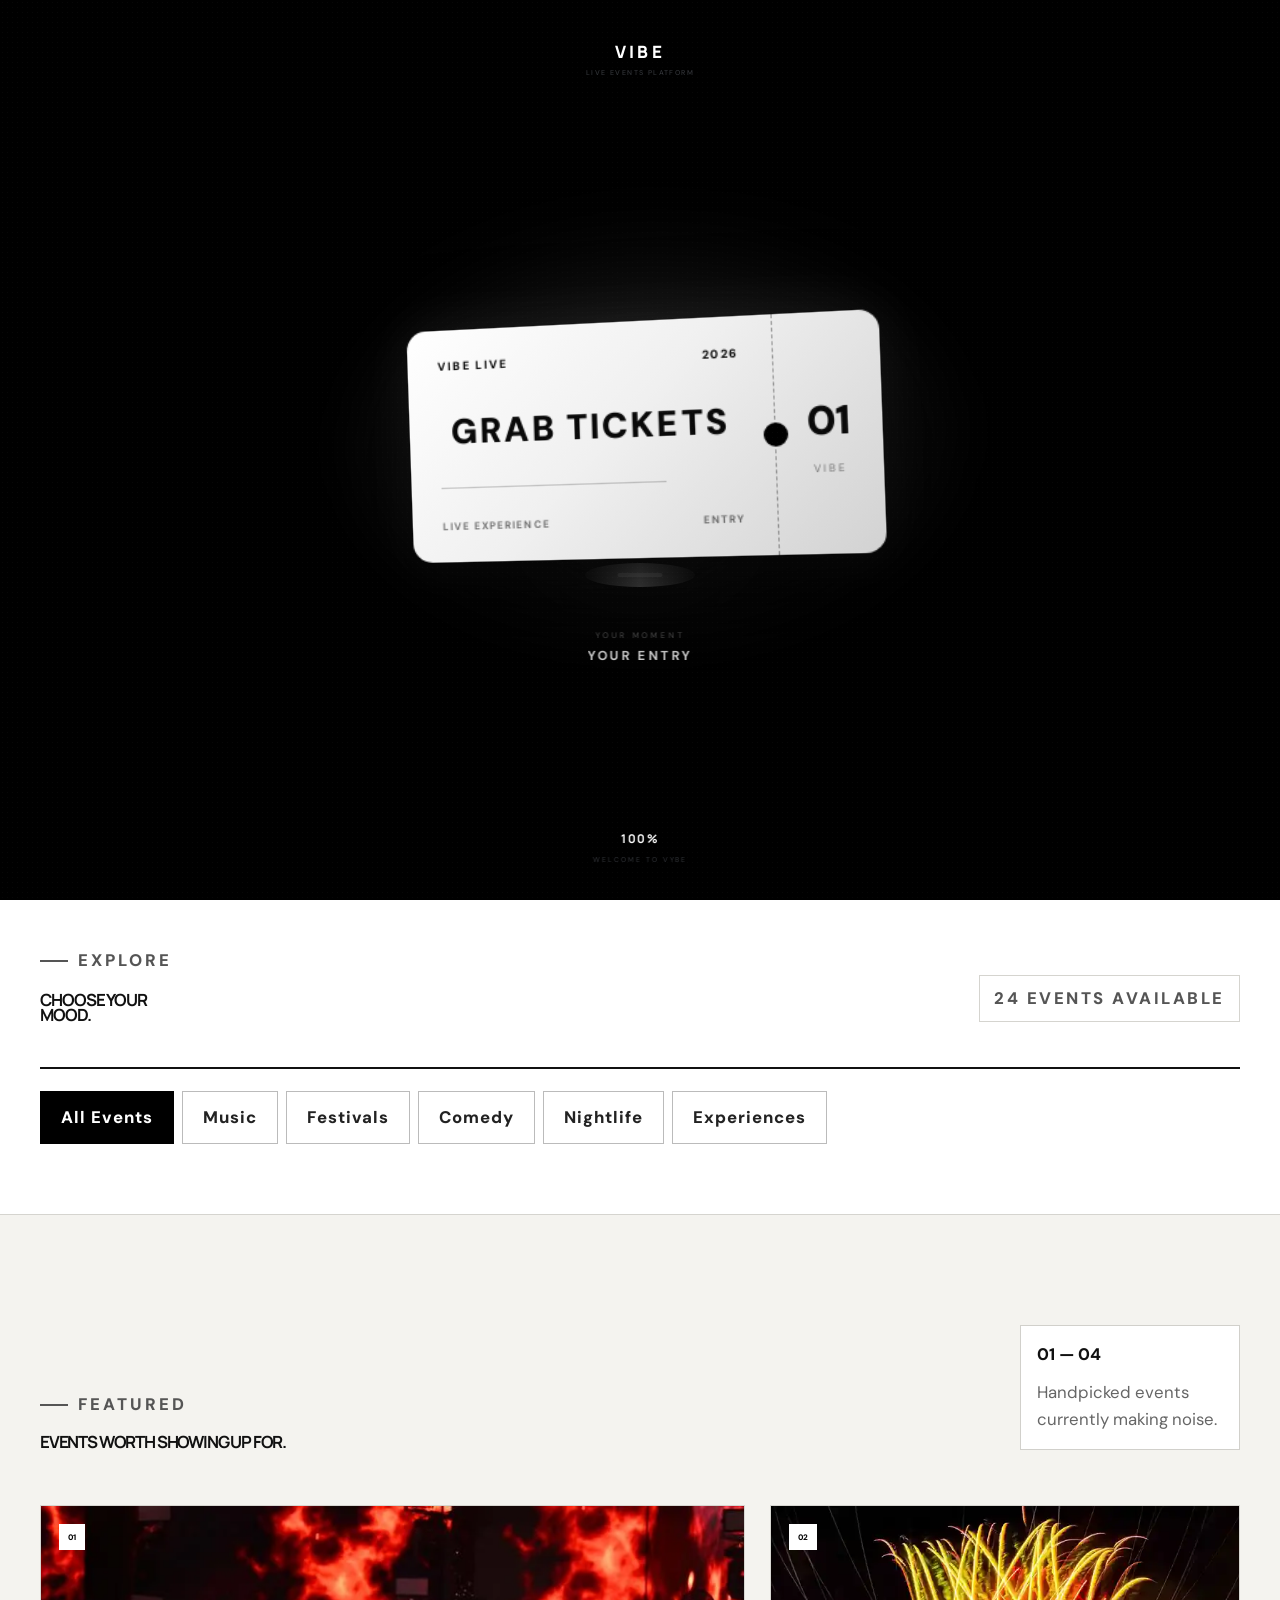
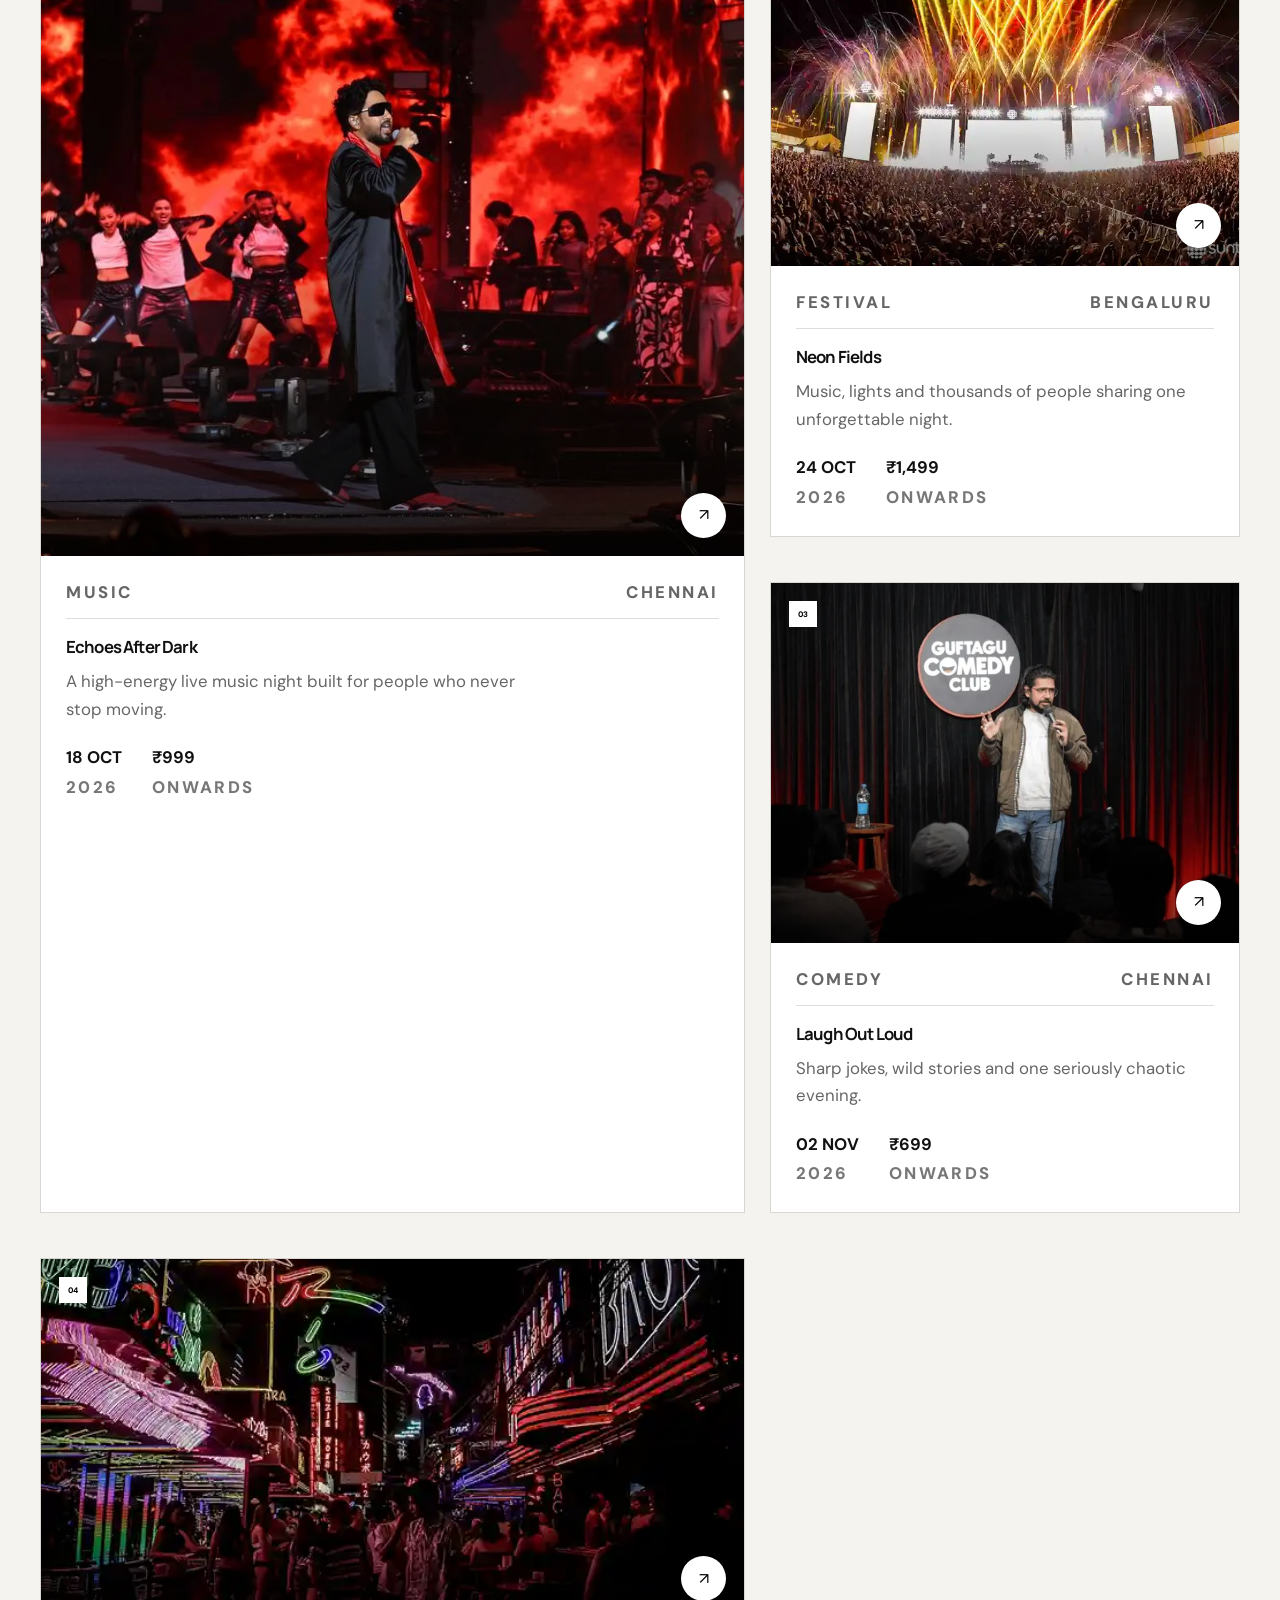
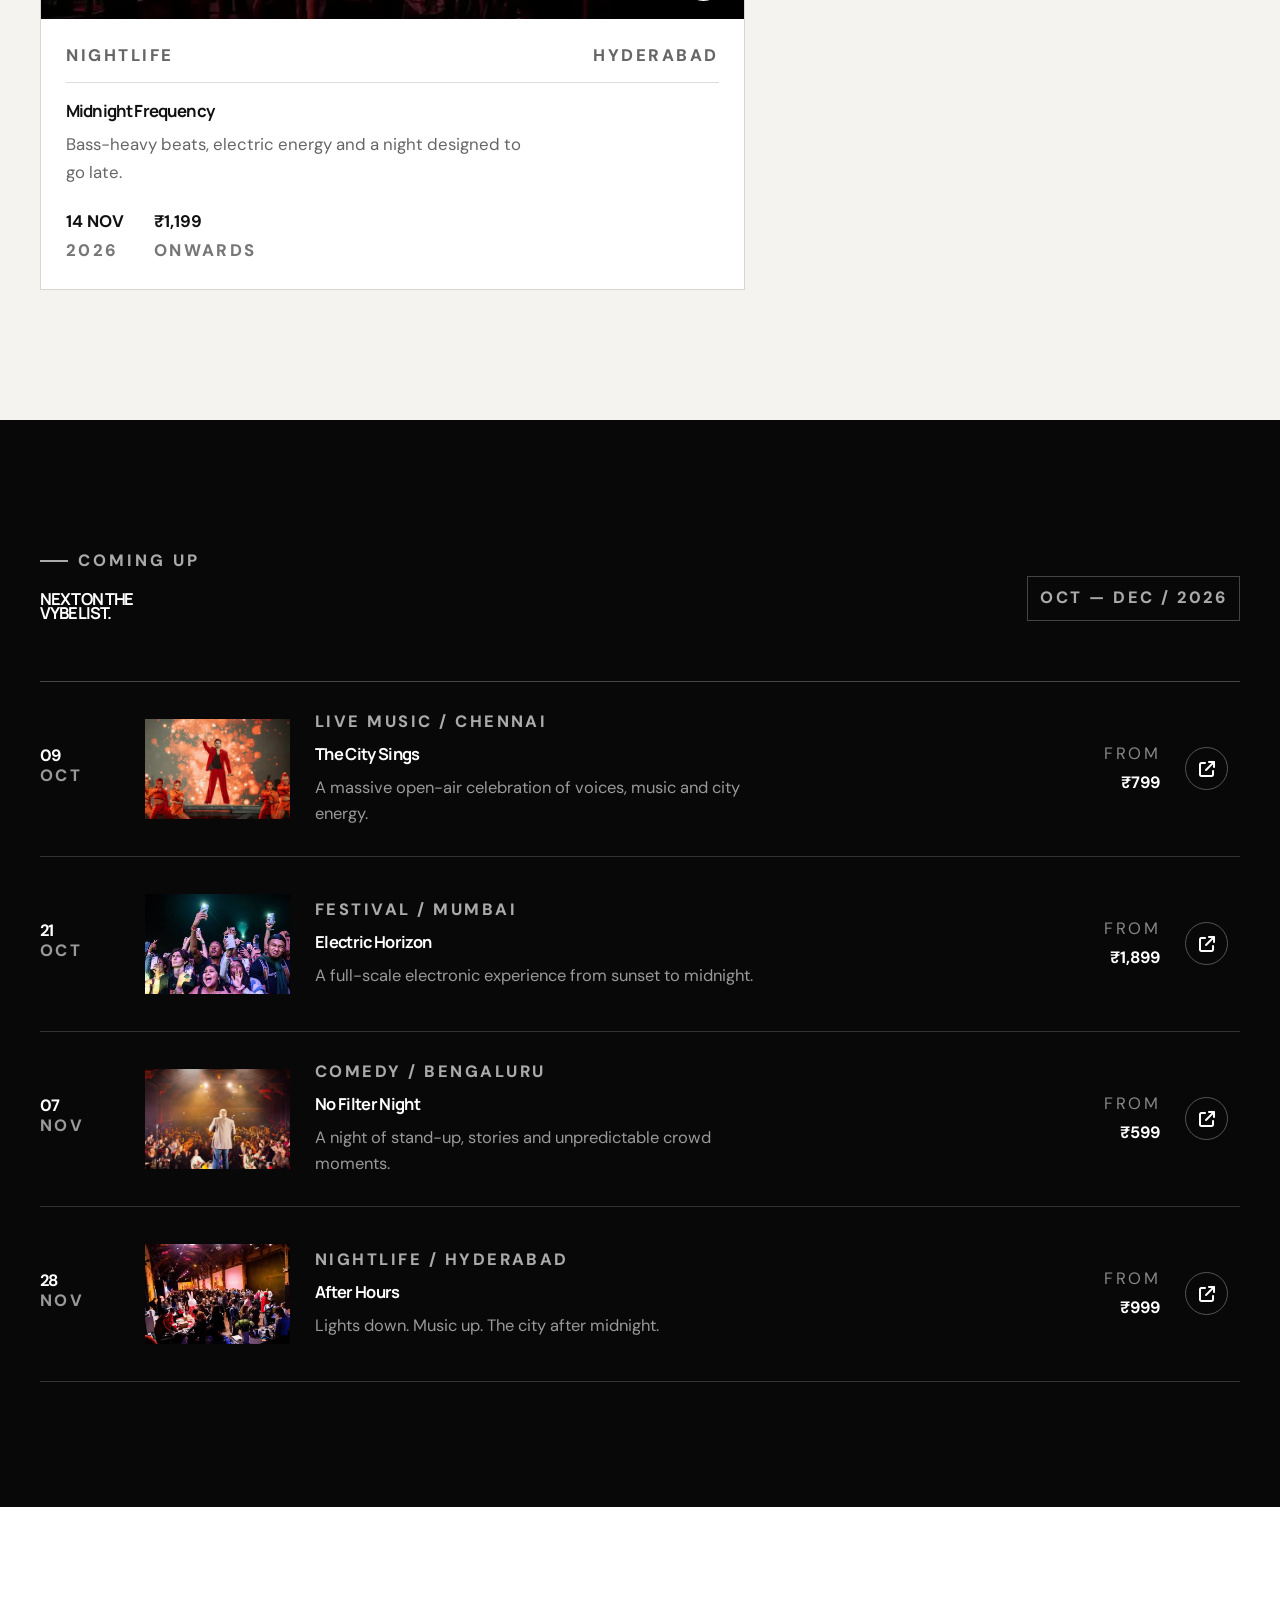
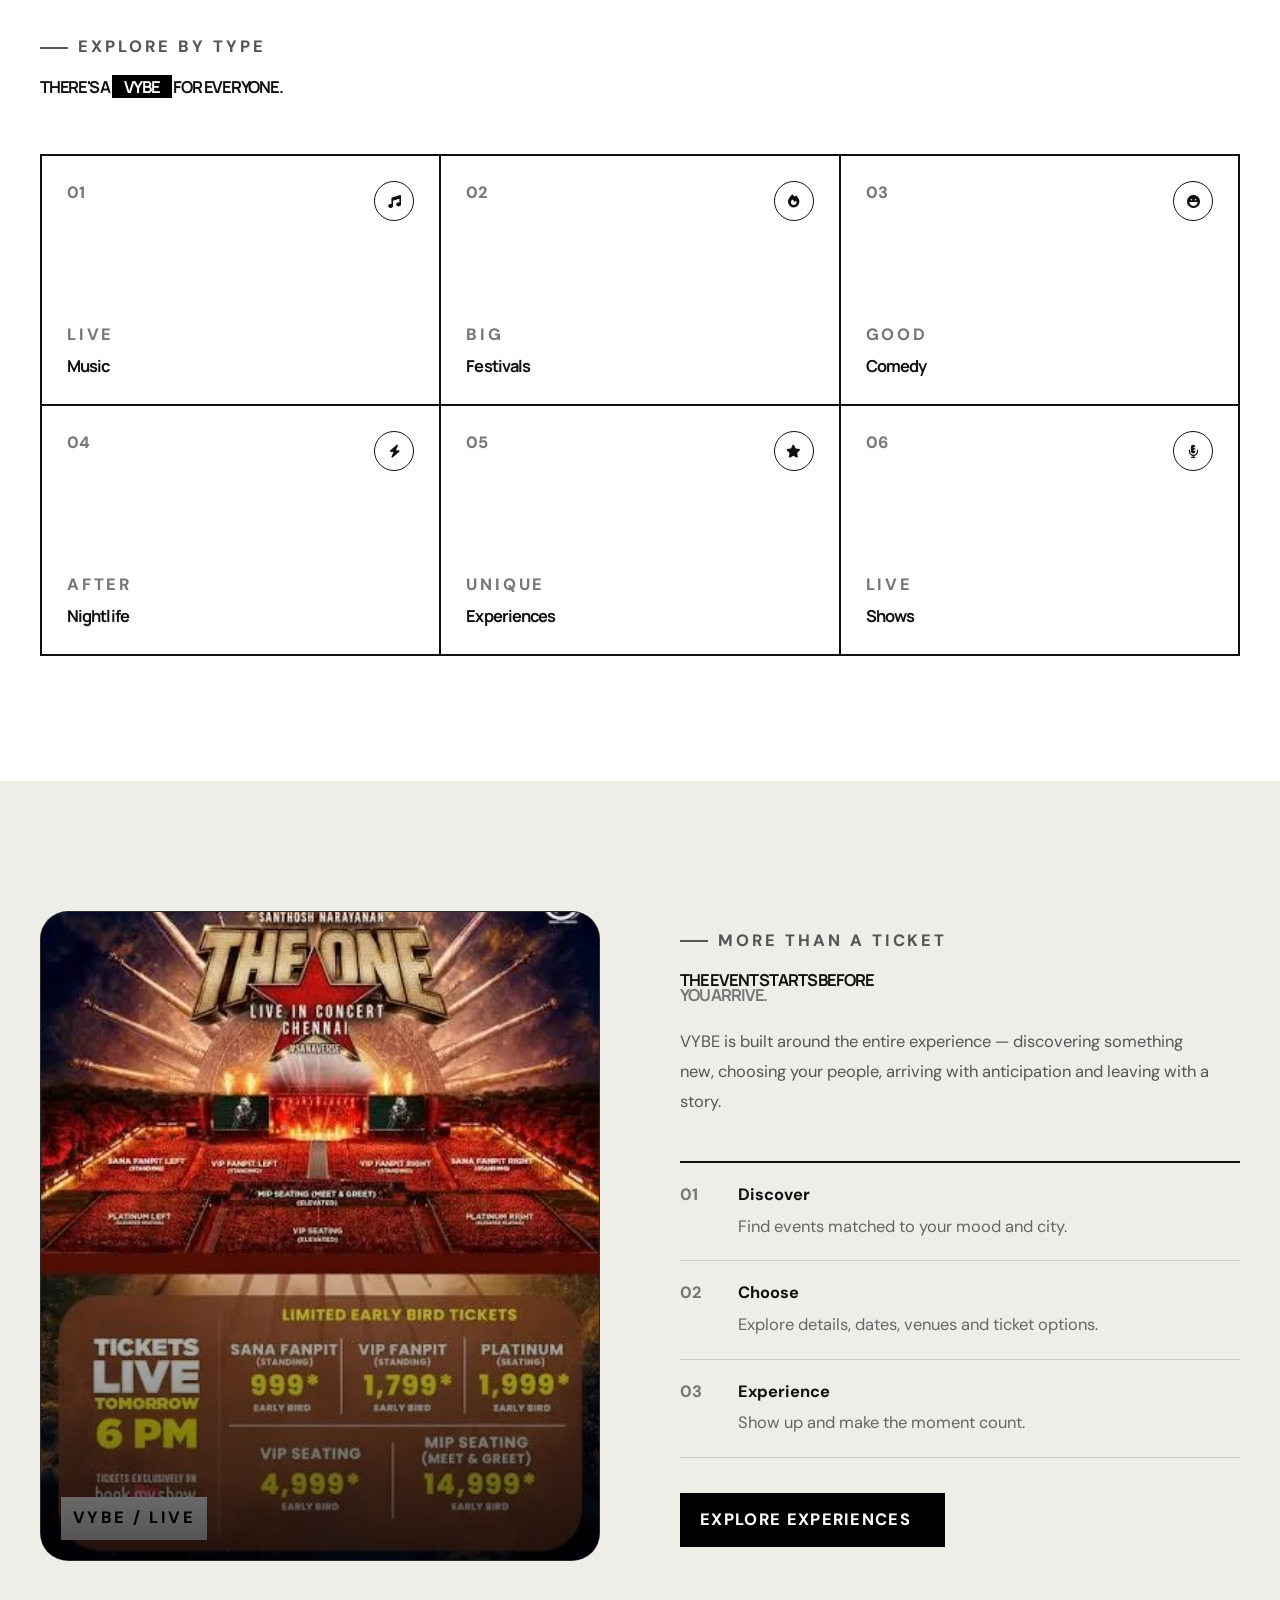
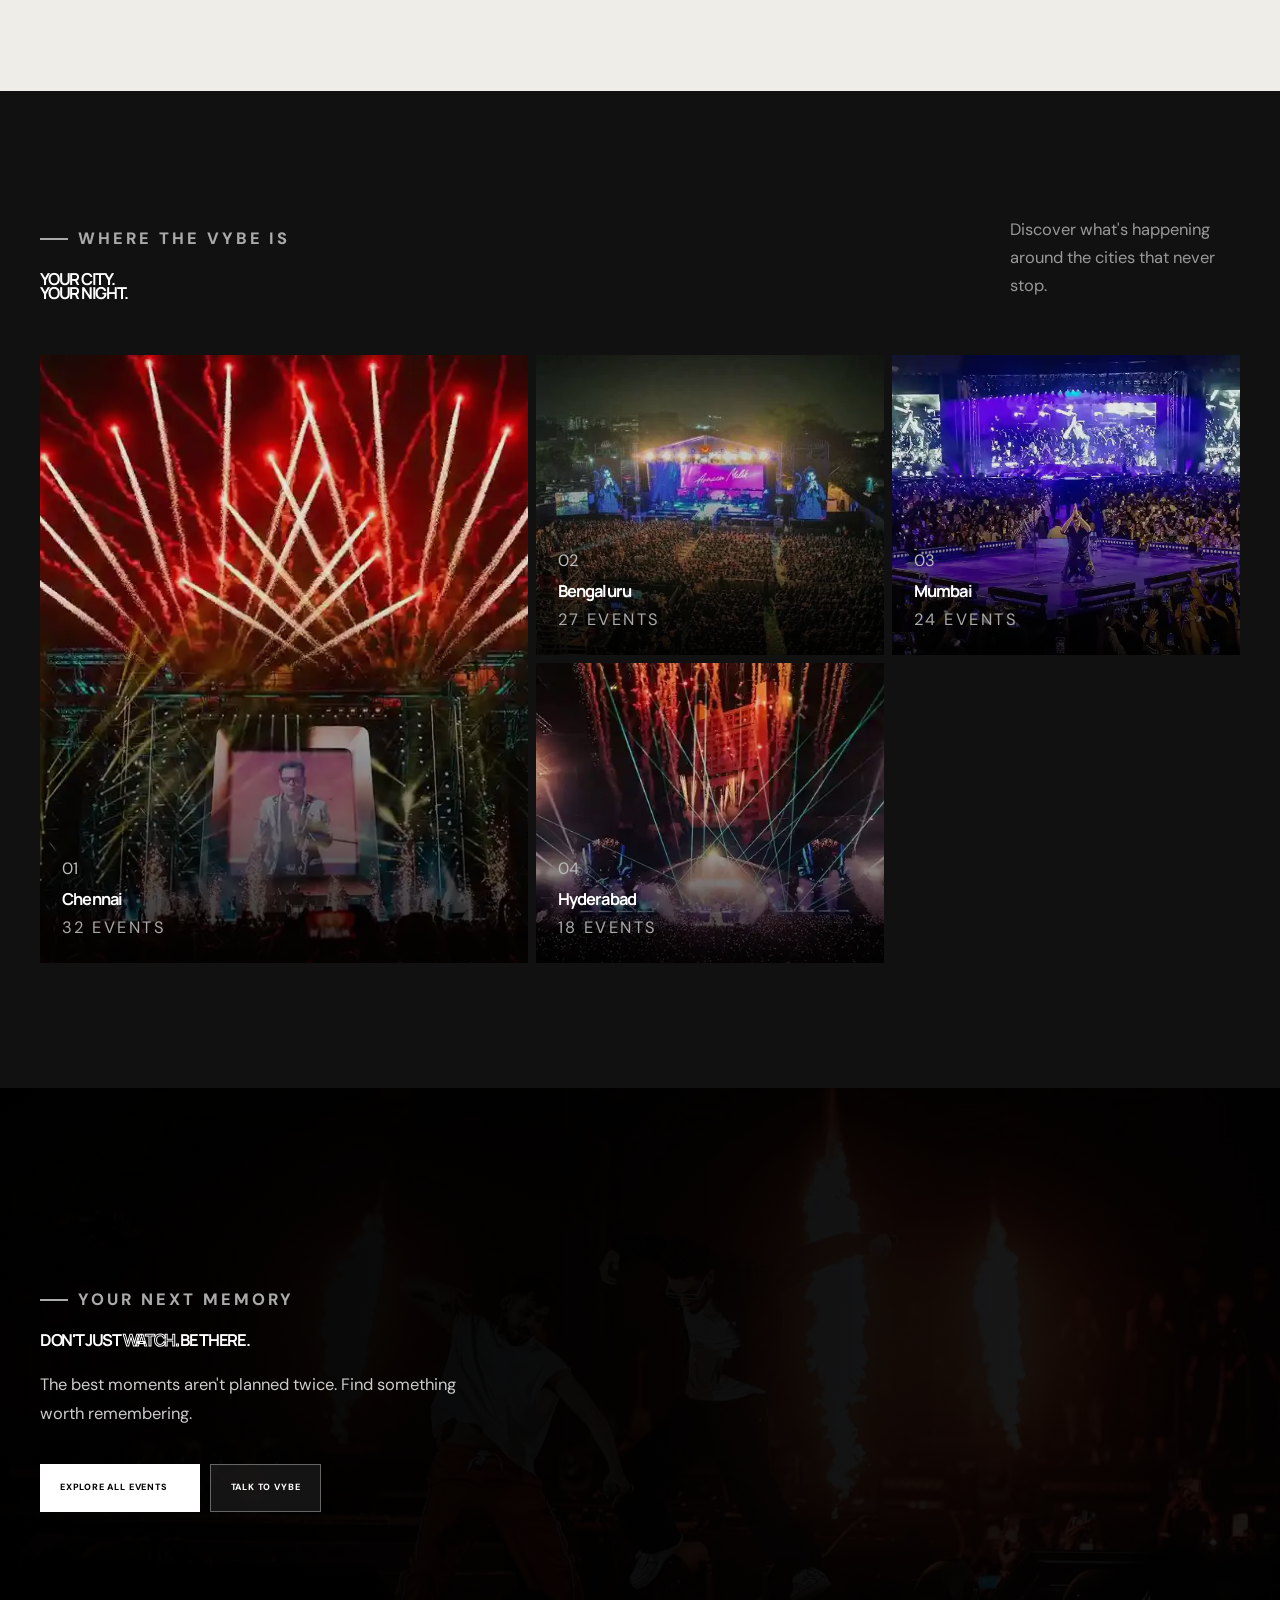
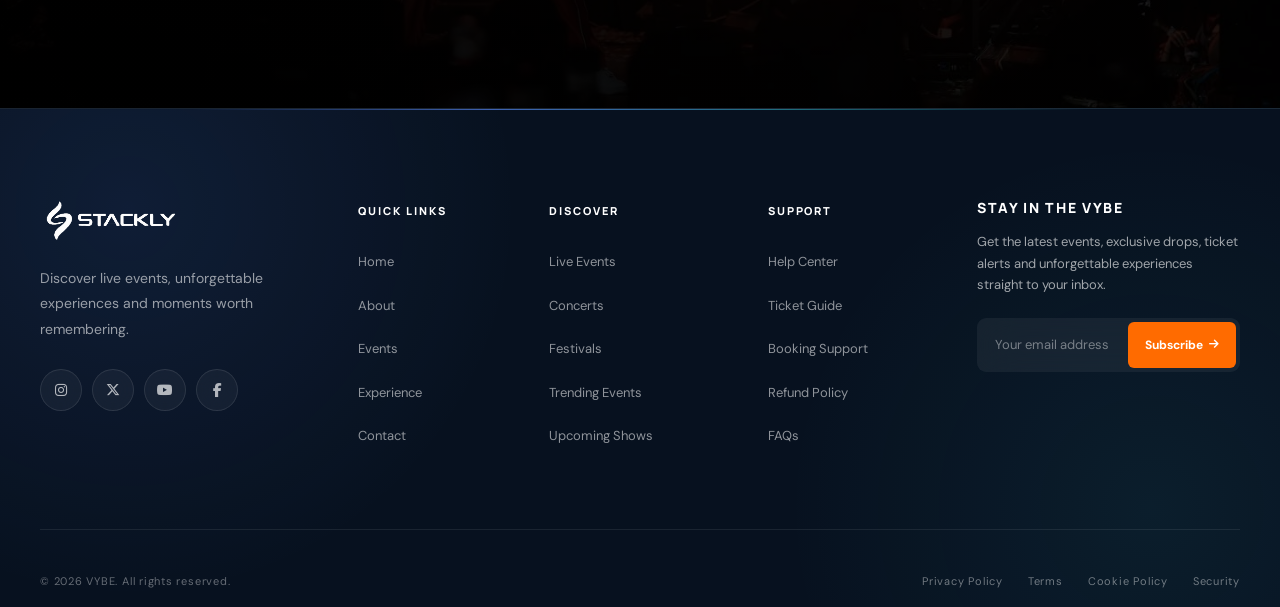
<file: eventdetails.html>
<!DOCTYPE html>
<html lang="en">
<head>
    <meta charset="UTF-8">
    <meta name="viewport" content="width=device-width, initial-scale=1.0">

    <title>Events </title>

    <meta
        name="description"
        content="Discover concerts, festivals, comedy shows, nightlife and unforgettable live experiences with VYBE."
    >

    <!-- Google Fonts -->
    <link rel="preconnect" href="https://fonts.googleapis.com">
    <link rel="preconnect" href="https://fonts.gstatic.com" crossorigin>

    <link
        href="https://fonts.googleapis.com/css2?family=DM+Sans:wght@400;500;600;700&family=Manrope:wght@400;500;600;700;800&display=swap"
        rel="stylesheet"
    >

    <!-- Font Awesome -->
    <link
        rel="stylesheet"
        href="https://cdnjs.cloudflare.com/ajax/libs/font-awesome/6.5.2/css/all.min.css"
    >


    <link
    rel="stylesheet"
    href="https://cdnjs.cloudflare.com/ajax/libs/font-awesome/6.5.2/css/all.min.css"
>

    <!-- CSS -->
    <link rel="stylesheet" href="css/style.css">
    <link rel="stylesheet" href="css/responsive.css">
</head>

<body class="events-page">

    <!-- =====================================================
         SCROLL PROGRESS
    ====================================================== -->

    <div class="scroll-progress">
        <span id="scrollProgress"></span>
    </div>

 <!-- =========================================================
     PRELOADER
========================================================= -->

    <!-- =========================================================
     VYBE — CINEMATIC PRELOADER
     DRUM → JOIN → MIC → TICKET FLIGHT
========================================================= -->

    <div class="preloader" id="preloader">

        <div class="preloader-noise"></div>

        <div class="preloader-inner">

            <!-- =================================================
             BRAND
        ================================================== -->

            <div class="preloader-brand">

            

                <div class="preloader-brand-copy">

                    <strong>VIBE</strong>

                    <small>
                        LIVE EVENTS PLATFORM
                    </small>

                </div>

            </div>


            <!-- =================================================
             MAIN CINEMATIC STAGE
        ================================================== -->

            <div class="preloader-stage" id="preloaderStage">


                <!-- =============================================
                 LEFT DRUM
            ============================================== -->

                <div class="preloader-drum drum-left">

                    <div class="drum-shadow"></div>

                    <div class="drum-body">

                        <div class="drum-top">

                            <span class="drum-center-mark">
                                V
                            </span>

                        </div>

                        <div class="drum-rim"></div>

                        <div class="drum-shell"></div>

                        <div class="drum-highlight"></div>

                    </div>


                    <!-- Left drum stick -->

                    <div class="drum-stick drum-stick-left">

                        <span class="stick-tip"></span>

                    </div>

                </div>


                <!-- =============================================
                 RIGHT DRUM
            ============================================== -->

                <div class="preloader-drum drum-right">

                    <div class="drum-shadow"></div>

                    <div class="drum-body">

                        <div class="drum-top">

                            <span class="drum-center-mark">
                                V
                            </span>

                        </div>

                        <div class="drum-rim"></div>

                        <div class="drum-shell"></div>

                        <div class="drum-highlight"></div>

                    </div>


                    <!-- Right drum stick -->

                    <div class="drum-stick drum-stick-right">

                        <span class="stick-tip"></span>

                    </div>

                </div>


                <!-- =============================================
                 DRUM IMPACT WAVES
            ============================================== -->

                <div class="drum-impact impact-left"></div>

                <div class="drum-impact impact-right"></div>


                <!-- =============================================
                 CENTER BEAT TEXT
            ============================================== -->

                <div class="preloader-beat-text">

                    <span>
                        FEEL
                    </span>

                    <strong>
                        THE BEAT
                    </strong>

                </div>


                <!-- =============================================
                 DRUMS JOINING FLASH
            ============================================== -->

                <div class="drum-join-flash"></div>


                <!-- =============================================
                 MICROPHONE
            ============================================== -->

                <div class="preloader-microphone" id="preloaderMicrophone">

                    <div class="mic-glow"></div>

                    <div class="microphone-head">

                        <div class="mic-grille"></div>

                        <div class="mic-ring"></div>

                    </div>

                    <div class="microphone-body">

                        <span class="mic-brand">
                            V
                        </span>

                    </div>

                    <div class="microphone-neck"></div>

                    <div class="microphone-base">

                        <span></span>

                    </div>

                </div>


                <!-- =============================================
                 MICROPHONE SOUND WAVES
            ============================================== -->

                <div class="mic-wave mic-wave-one"></div>

                <div class="mic-wave mic-wave-two"></div>

                <div class="mic-wave mic-wave-three"></div>


                <!-- =============================================
                 TICKET FLIGHT
            ============================================== -->

                <div class="preloader-ticket-flight" id="preloaderTicket">

                    <!-- Ticket glow -->

                    <div class="ticket-flight-glow"></div>


                    <!-- Ticket -->

                    <div class="flight-ticket">

                        <!-- Left ticket area -->

                        <div class="flight-ticket-main">

                            <div class="flight-ticket-header">

                                <span>
                                    VIBE LIVE
                                </span>

                                <span>
                                    2026
                                </span>

                            </div>


                            <div class="flight-ticket-title">

                                GRAB TICKETS

                            </div>


                            <div class="flight-ticket-line"></div>


                            <div class="flight-ticket-info">

                                <span>
                                    LIVE EXPERIENCE
                                </span>

                                <span>
                                    ENTRY
                                </span>

                            </div>

                        </div>


                        <!-- Perforated side -->

                        <div class="flight-ticket-perforation">

                            <span></span>

                        </div>


                        <!-- Right ticket code -->

                        <div class="flight-ticket-code">

                            <strong>
                                01
                            </strong>

                            <small>
                                VIBE
                            </small>

                        </div>

                    </div>

                </div>


                <!-- =============================================
                 TICKET TRAIL
            ============================================== -->

                <div class="ticket-trail">

                    <span></span>
                    <span></span>
                    <span></span>
                    <span></span>

                </div>


                <!-- =============================================
                 FINAL FLY TEXT
            ============================================== -->

                <div class="ticket-fly-text">

                    <span>
                        YOUR MOMENT
                    </span>

                    <strong>
                        YOUR ENTRY
                    </strong>

                </div>


            </div>


            <!-- =================================================
             LOADER STATUS
        ================================================== -->

            <div class="loader-status">

                <div class="loader-progress">

                    <strong>
                        <span id="loaderPercent">0</span>%
                    </strong>

                </div>

                <span class="loader-status-text">
                    PREPARING YOUR EXPERIENCE
                </span>

            </div>


        </div>

    </div>

<header class="site-header" id="siteHeader">

    <div class="header-inner">

        <!-- LOGO -->
          <a href="index.html" class="logo">
    <img src="assets/logo.webp" alt="VYBE Logo">
</a>


        <!-- DESKTOP NAV -->
        <nav class="desktop-nav">

            <a href="index.html" class="nav-link ">
                Home
            </a>

            <a href="about.html" class="nav-link">
                About
            </a>

            <a href="eventdetails.html" class="nav-link active">
                Events
            </a>

            <a href="experience.html" class="nav-link">
                Experience
            </a>

            <a href="contact.html" class="nav-link">
                Contact
            </a>

        </nav>


        <!-- HEADER ACTIONS -->
        <div class="header-actions">

            <a href="404.html" class="header-search">
                <span>⌕</span>
                Search events
            </a>


            <!-- LOGIN POPUP BUTTON -->
            <button
                type="button"
                class="header-login"
                id="openLoginModal"
            >
                Sign In
            </button>


            <a
                href="404.html"
                class="header-ticket"
            >
                Get Tickets
                <span>↗</span>
            </a>


            <button
                class="menu-toggle"
                id="menuToggle"
                aria-label="Open navigation"
            >
                <span></span>
                <span></span>
            </button>

        </div>

    </div>

</header>



<div
    class="mobile-overlay"
    id="mobileOverlay"
></div>


<aside
    class="mobile-drawer"
    id="mobileDrawer"
>

    <div class="drawer-top">

                <a href="index.html" class="drawer-logo">
    <img src="assets/logo.webp" alt="VYBE Logo">
</a>


        <button
            id="drawerClose"
            class="drawer-close"
            aria-label="Close navigation"
        >
            ×
        </button>

    </div>


    <div class="drawer-intro">

        <span>
            LIVE EVENTS PLATFORM
        </span>

        <p>
            Discover experiences worth remembering.
        </p>

    </div>


    <nav class="drawer-navigation">

        <a href="index.html">
            <span>01</span>
            Home
        </a>

        <a href="about.html">
            <span>02</span>
            About 
        </a>

        <a href="eventdetails.html" class="active">
            <span>03</span>
            Events
        </a>

        <a href="experience.html">
            <span>04</span>
            Experience
        </a>

        <a href="contact.html">
            <span>05</span>
            Contact
        </a>

    </nav>


    <div class="drawer-login">

        <button
            type="button"
            id="mobileLoginButton"
        >
            Sign In
            <span>↗</span>
        </button>

    </div>


    <div class="drawer-bottom">

        <small>
            READY FOR YOUR NEXT NIGHT?
        </small>

        <a href="404.html">
            Browse All Events →
        </a>

    </div>

</aside>


    <!-- =====================================================
         MAIN
    ====================================================== -->

    <main>


        <!-- =================================================
             01 — EVENTS HERO
        ================================================== -->

        <section class="events-hero-section">

            <div class="events-hero-background">
                <img
                    src="assets/e1.webp"
                    alt="Live event crowd"
                >
            </div>

            <div class="events-hero-overlay"></div>

            <div class="events-hero-grid"></div>


            <div class="container">

                <div class="events-hero-top">

                    <span class="section-label">
                        VYBE / 03
                    </span>

                    <span class="events-location">
                        CHENNAI / INDIA
                    </span>

                </div>


                <div class="events-hero-content">

                    <div class="events-hero-eyebrow">
                        <span></span>
                        DISCOVER WHAT'S HAPPENING
                    </div>

                    <h1>
                        FIND YOUR
                        <em>VYBE.</em>
                    </h1>

                    <p>
                        Concerts, festivals, comedy, nightlife and
                        experiences — find the moments worth showing up for.
                    </p>

                </div>


                <div class="events-hero-bottom">

                    <div class="events-hero-stat">
                        <strong>120+</strong>
                        <span>LIVE EVENTS</span>
                    </div>

                    <div class="events-hero-stat">
                        <strong>18</strong>
                        <span>CITIES</span>
                    </div>

                    <div class="events-hero-stat">
                        <strong>24K+</strong>
                        <span>VYBE COMMUNITY</span>
                    </div>

                    <div class="events-hero-scroll">
                        <span>SCROLL TO EXPLORE</span>
                        <i class="fa-solid fa-arrow-down"></i>
                    </div>

                </div>

            </div>

        </section>


        <!-- =================================================
             02 — EVENT FILTER BAR
        ================================================== -->

        <section class="events-filter-section">

            <div class="container">

                <div class="events-filter-head">

                    <div>
                        <span class="section-label">
                            EXPLORE
                        </span>

                        <h2>
                            CHOOSE YOUR
                            <strong>MOOD.</strong>
                        </h2>
                    </div>

                    <span class="events-filter-count">
                        24 EVENTS AVAILABLE
                    </span>

                </div>


                <div class="events-filter-list">

                    <button class="event-filter active" data-filter="all">
                        All Events
                    </button>

                    <button class="event-filter" data-filter="music">
                        Music
                    </button>

                    <button class="event-filter" data-filter="festival">
                        Festivals
                    </button>

                    <button class="event-filter" data-filter="comedy">
                        Comedy
                    </button>

                    <button class="event-filter" data-filter="nightlife">
                        Nightlife
                    </button>

                    <button class="event-filter" data-filter="experience">
                        Experiences
                    </button>

                </div>

            </div>

        </section>


        <!-- =================================================
             03 — FEATURED EVENTS
        ================================================== -->

        <section class="featured-events-section">

            <div class="container">

                <div class="section-heading-row">

                    <div>

                        <span class="section-label">
                            FEATURED
                        </span>

                        <h2>
                            EVENTS WORTH
                            <strong>SHOWING UP FOR.</strong>
                        </h2>

                    </div>

                    <div class="heading-note">
                        <span>01 — 04</span>
                        <p>
                            Handpicked events
                            currently making noise.
                        </p>
                    </div>

                </div>


                <div class="featured-events-grid">


                    <!-- EVENT 01 -->

                    <article
                        class="featured-event-card featured-large"
                        data-category="music"
                    >

                        <a href="404.html" class="event-image">

                            <img
                                src="assets/e2.webp"
                                alt="Live music event"
                            >

                            <span class="event-image-overlay"></span>

                            <span class="event-card-number">
                                01
                            </span>

                            <span class="event-arrow">
    ↗
</span>

                        </a>


                        <div class="event-card-content">

                            <div class="event-card-meta">

                                <span>
                                    MUSIC
                                </span>

                                <span>
                                    CHENNAI
                                </span>

                            </div>

                            <h3>
                                Echoes After Dark
                            </h3>

                            <p>
                                A high-energy live music night
                                built for people who never stop moving.
                            </p>

                            <div class="event-card-bottom">

                                <div>
                                    <strong>18 OCT</strong>
                                    <span>2026</span>
                                </div>

                                <div>
                                    <strong>₹999</strong>
                                    <span>ONWARDS</span>
                                </div>

                            </div>

                        </div>

                    </article>


                    <!-- EVENT 02 -->

                    <article
                        class="featured-event-card"
                        data-category="festival"
                    >

                        <a href="404.html" class="event-image">

                            <img
                                src="assets/e3.webp"
                                alt="Festival event"
                            >

                            <span class="event-image-overlay"></span>

                            <span class="event-card-number">
                                02
                            </span>

                                                      <span class="event-arrow">
    ↗
</span>


                        </a>


                        <div class="event-card-content">

                            <div class="event-card-meta">

                                <span>
                                    FESTIVAL
                                </span>

                                <span>
                                    BENGALURU
                                </span>

                            </div>

                            <h3>
                                Neon Fields
                            </h3>

                            <p>
                                Music, lights and thousands of
                                people sharing one unforgettable night.
                            </p>

                            <div class="event-card-bottom">

                                <div>
                                    <strong>24 OCT</strong>
                                    <span>2026</span>
                                </div>

                                <div>
                                    <strong>₹1,499</strong>
                                    <span>ONWARDS</span>
                                </div>

                            </div>

                        </div>

                    </article>


                    <!-- EVENT 03 -->

                    <article
                        class="featured-event-card"
                        data-category="comedy"
                    >

                        <a href="404.html" class="event-image">

                            <img
                                src="assets/e4.webp"
                                alt="Comedy show"
                            >

                            <span class="event-image-overlay"></span>

                            <span class="event-card-number">
                                03
                            </span>

                                                       <span class="event-arrow">
    ↗
</span>


                        </a>


                        <div class="event-card-content">

                            <div class="event-card-meta">

                                <span>
                                    COMEDY
                                </span>

                                <span>
                                    CHENNAI
                                </span>

                            </div>

                            <h3>
                                Laugh Out Loud
                            </h3>

                            <p>
                                Sharp jokes, wild stories and
                                one seriously chaotic evening.
                            </p>

                            <div class="event-card-bottom">

                                <div>
                                    <strong>02 NOV</strong>
                                    <span>2026</span>
                                </div>

                                <div>
                                    <strong>₹699</strong>
                                    <span>ONWARDS</span>
                                </div>

                            </div>

                        </div>

                    </article>


                    <!-- EVENT 04 -->

                    <article
                        class="featured-event-card"
                        data-category="nightlife"
                    >

                        <a href="404.html" class="event-image">

                            <img
                                src="assets/e5.webp"
                                alt="Nightlife event"
                            >

                            <span class="event-image-overlay"></span>

                            <span class="event-card-number">
                                04
                            </span>

                                                       <span class="event-arrow">
    ↗
</span>


                        </a>


                        <div class="event-card-content">

                            <div class="event-card-meta">

                                <span>
                                    NIGHTLIFE
                                </span>

                                <span>
                                    HYDERABAD
                                </span>

                            </div>

                            <h3>
                                Midnight Frequency
                            </h3>

                            <p>
                                Bass-heavy beats, electric energy
                                and a night designed to go late.
                            </p>

                            <div class="event-card-bottom">

                                <div>
                                    <strong>14 NOV</strong>
                                    <span>2026</span>
                                </div>

                                <div>
                                    <strong>₹1,199</strong>
                                    <span>ONWARDS</span>
                                </div>

                            </div>

                        </div>

                    </article>

                </div>

            </div>

        </section>


        <!-- =================================================
             04 — UPCOMING EVENTS
        ================================================== -->

        <section class="upcoming-events-section">

            <div class="container">

                <div class="upcoming-heading">

                    <div>

                        <span class="section-label">
                            COMING UP
                        </span>

                        <h2>
                            NEXT ON THE
                            <strong>VYBE LIST.</strong>
                        </h2>

                    </div>

                    <span class="upcoming-date">
                        OCT — DEC / 2026
                    </span>

                </div>


                <div class="upcoming-list">


                    <article class="upcoming-event-row">

                        <div class="upcoming-date-block">
                            <strong>09</strong>
                            <span>OCT</span>
                        </div>

                        <div class="upcoming-event-image">
                            <img
                                src="assets/a2.webp"
                                alt="Upcoming event"
                            >
                        </div>

                        <div class="upcoming-event-info">

                            <span>LIVE MUSIC / CHENNAI</span>

                            <h3>
                                The City Sings
                            </h3>

                            <p>
                                A massive open-air celebration of
                                voices, music and city energy.
                            </p>

                        </div>

                        <div class="upcoming-event-price">
                            <span>FROM</span>
                            <strong>₹799</strong>
                        </div>

                        <a href="404.html" class="upcoming-event-arrow">
                        <i class="fa-solid fa-arrow-up-right-from-square"></i>
                        </a>

                    </article>


                    <article class="upcoming-event-row">

                        <div class="upcoming-date-block">
                            <strong>21</strong>
                            <span>OCT</span>
                        </div>

                        <div class="upcoming-event-image">
                            <img
                                src="assets/a4.webp"
                                alt="Upcoming festival"
                            >
                        </div>

                        <div class="upcoming-event-info">

                            <span>FESTIVAL / MUMBAI</span>

                            <h3>
                                Electric Horizon
                            </h3>

                            <p>
                                A full-scale electronic experience
                                from sunset to midnight.
                            </p>

                        </div>

                        <div class="upcoming-event-price">
                            <span>FROM</span>
                            <strong>₹1,899</strong>
                        </div>

                        <a href="404.html" class="upcoming-event-arrow">
                            <i class="fa-solid fa-arrow-up-right-from-square"></i>
                        </a>

                    </article>


                    <article class="upcoming-event-row">

                        <div class="upcoming-date-block">
                            <strong>07</strong>
                            <span>NOV</span>
                        </div>

                        <div class="upcoming-event-image">
                            <img
                                src="assets/a11.webp"
                                alt="Comedy event"
                            >
                        </div>

                        <div class="upcoming-event-info">

                            <span>COMEDY / BENGALURU</span>

                            <h3>
                                No Filter Night
                            </h3>

                            <p>
                                A night of stand-up, stories
                                and unpredictable crowd moments.
                            </p>

                        </div>

                        <div class="upcoming-event-price">
                            <span>FROM</span>
                            <strong>₹599</strong>
                        </div>

                        <a href="404.html" class="upcoming-event-arrow">
                           <i class="fa-solid fa-arrow-up-right-from-square"></i>
                        </a>

                    </article>


                    <article class="upcoming-event-row">

                        <div class="upcoming-date-block">
                            <strong>28</strong>
                            <span>NOV</span>
                        </div>

                        <div class="upcoming-event-image">
                            <img
                                src="assets/a13.webp"
                                alt="Nightlife event"
                            >
                        </div>

                        <div class="upcoming-event-info">

                            <span>NIGHTLIFE / HYDERABAD</span>

                            <h3>
                                After Hours
                            </h3>

                            <p>
                                Lights down. Music up.
                                The city after midnight.
                            </p>

                        </div>

                        <div class="upcoming-event-price">
                            <span>FROM</span>
                            <strong>₹999</strong>
                        </div>

                        <a href="404.html" class="upcoming-event-arrow">
                            <i class="fa-solid fa-arrow-up-right-from-square"></i>
                        </a>

                    </article>

                </div>

            </div>

        </section>


        <!-- =================================================
             05 — CATEGORIES
        ================================================== -->

        <section class="event-categories-section">

            <div class="container">

                <div class="categories-heading">

                    <span class="section-label">
                        EXPLORE BY TYPE
                    </span>

                    <h2>
                        THERE'S A
                        <em>VYBE</em>
                        FOR EVERYONE.
                    </h2>

                </div>


                <div class="event-category-grid">

                    <a href="404.html" class="event-category-card">

                        <div class="category-number">
                            01
                        </div>

                        <div class="category-icon">
                            <i class="fa-solid fa-music"></i>
                        </div>

                        <div class="category-content">
                            <span>LIVE</span>
                            <h3>Music</h3>
                        </div>

                        <i class="fa-solid fa-arrow-up-right category-arrow"></i>

                    </a>


                    <a href="404.html" class="event-category-card">

                        <div class="category-number">
                            02
                        </div>

                        <div class="category-icon">
                            <i class="fa-solid fa-fire"></i>
                        </div>

                        <div class="category-content">
                            <span>BIG</span>
                            <h3>Festivals</h3>
                        </div>

                        <i class="fa-solid fa-arrow-up-right category-arrow"></i>

                    </a>


                    <a href="404.html" class="event-category-card">

                        <div class="category-number">
                            03
                        </div>

                        <div class="category-icon">
                            <i class="fa-solid fa-face-laugh"></i>
                        </div>

                        <div class="category-content">
                            <span>GOOD</span>
                            <h3>Comedy</h3>
                        </div>

                        <i class="fa-solid fa-arrow-up-right category-arrow"></i>

                    </a>


                    <a href="404.html" class="event-category-card">

                        <div class="category-number">
                            04
                        </div>

                        <div class="category-icon">
                            <i class="fa-solid fa-bolt"></i>
                        </div>

                        <div class="category-content">
                            <span>AFTER</span>
                            <h3>Nightlife</h3>
                        </div>

                        <i class="fa-solid fa-arrow-up-right category-arrow"></i>

                    </a>


                    <a href="404.html" class="event-category-card">

                        <div class="category-number">
                            05
                        </div>

                        <div class="category-icon">
                            <i class="fa-solid fa-star"></i>
                        </div>

                        <div class="category-content">
                            <span>UNIQUE</span>
                            <h3>Experiences</h3>
                        </div>

                        <i class="fa-solid fa-arrow-up-right category-arrow"></i>

                    </a>


                    <a href="404.html" class="event-category-card">

                        <div class="category-number">
                            06
                        </div>

                        <div class="category-icon">
                            <i class="fa-solid fa-microphone-lines"></i>
                        </div>

                        <div class="category-content">
                            <span>LIVE</span>
                            <h3>Shows</h3>
                        </div>

                        <i class="fa-solid fa-arrow-up-right category-arrow"></i>

                    </a>

                </div>

            </div>

        </section>


        <!-- =================================================
             06 — EVENT EXPERIENCE
        ================================================== -->

        <section class="event-experience-section">

            <div class="container">

                <div class="event-experience-grid">

                    <div class="experience-image">

                        <img
                            src="assets/e6.webp"
                            alt="VYBE event experience"
                        >

                        <div class="experience-image-tag">
                            VYBE / LIVE
                        </div>

                    </div>


                    <div class="experience-content">

                        <span class="section-label">
                            MORE THAN A TICKET
                        </span>

                        <h2>
                            THE EVENT
                            STARTS BEFORE
                            <em>YOU ARRIVE.</em>
                        </h2>

                        <p>
                            VYBE is built around the entire experience —
                            discovering something new, choosing your people,
                            arriving with anticipation and leaving with a story.
                        </p>


                        <div class="experience-points">

                            <div class="experience-point">

                                <span>01</span>

                                <div>
                                    <strong>Discover</strong>
                                    <p>
                                        Find events matched to
                                        your mood and city.
                                    </p>
                                </div>

                            </div>


                            <div class="experience-point">

                                <span>02</span>

                                <div>
                                    <strong>Choose</strong>
                                    <p>
                                        Explore details, dates,
                                        venues and ticket options.
                                    </p>
                                </div>

                            </div>


                            <div class="experience-point">

                                <span>03</span>

                                <div>
                                    <strong>Experience</strong>
                                    <p>
                                        Show up and make the
                                        moment count.
                                    </p>
                                </div>

                            </div>

                        </div>


                        <a href="404.html" class="experience-button">
                            Explore Experiences
                            <i class="fa-solid fa-arrow-up-right"></i>
                        </a>

                    </div>

                </div>

            </div>

        </section>


        <!-- =================================================
             07 — CITY VYBE
        ================================================== -->

        <section class="city-vybe-section">

            <div class="container">

                <div class="city-vybe-heading">

                    <div>

                        <span class="section-label">
                            WHERE THE VYBE IS
                        </span>

                        <h2>
                            YOUR CITY.
                            <strong>YOUR NIGHT.</strong>
                        </h2>

                    </div>

                    <p>
                        Discover what's happening around
                        the cities that never stop.
                    </p>

                </div>


                <div class="city-grid">

                    <a href="404.html" class="city-card city-main">

                        <img
                            src="assets/e7.webp"
                            alt="Chennai events"
                        >

                        <div class="city-overlay"></div>

                        <div class="city-card-content">

                            <span>01</span>

                            <h3>Chennai</h3>

                            <small>
                                32 EVENTS
                            </small>

                        </div>

                    </a>


                    <a href="404.html" class="city-card">

                        <img
                            src="assets/e8.webp"
                            alt="Bengaluru events"
                        >

                        <div class="city-overlay"></div>

                        <div class="city-card-content">

                            <span>02</span>

                            <h3>Bengaluru</h3>

                            <small>
                                27 EVENTS
                            </small>

                        </div>

                    </a>


                    <a href="404.html" class="city-card">

                        <img
                            src="assets/e9.webp"
                            alt="Mumbai events"
                        >

                        <div class="city-overlay"></div>

                        <div class="city-card-content">

                            <span>03</span>

                            <h3>Mumbai</h3>

                            <small>
                                24 EVENTS
                            </small>

                        </div>

                    </a>


                    <a href="404.html" class="city-card">

                        <img
                            src="assets/e10.webp"
                            alt="Hyderabad events"
                        >

                        <div class="city-overlay"></div>

                        <div class="city-card-content">

                            <span>04</span>

                            <h3>Hyderabad</h3>

                            <small>
                                18 EVENTS
                            </small>

                        </div>

                    </a>

                </div>

            </div>

        </section>


        <!-- =================================================
             08 — FINAL CTA
        ================================================== -->

        <section class="events-final-section">

            <div class="events-final-background">

                <img
                    src="assets/e11.webp"
                    alt="Live event crowd"
                >

            </div>

            <div class="events-final-overlay"></div>

            <div class="container">

                <div class="events-final-content">

                    <span class="section-label">
                        YOUR NEXT MEMORY
                    </span>

                    <h2>
                        DON'T JUST
                        <em>WATCH.</em>
                        BE THERE.
                    </h2>

                    <p>
                        The best moments aren't planned twice.
                        Find something worth remembering.
                    </p>

                    <div class="events-final-actions">

                        <a href="404.html" class="primary-button">
                            Explore All Events
                            <i class="fa-solid fa-arrow-up-right"></i>
                        </a>

                        <a href="404.html" class="secondary-button">
                            Talk To VYBE
                        </a>

                    </div>

                </div>

            </div>

        </section>

    </main>


<!-- =========================================================
     VYBE — FOOTER
========================================================= -->

<footer class="site-footer">

    <div class="container">

        <div class="footer-main">

            <!-- BRAND -->
            <div class="footer-brand">

                <a href="index.html" class="brand-logo footer-logo">
                    <img src="assets/logo.webp" alt="VYBE Logo">
                </a>

                <p>
                    Discover live events, unforgettable
                    experiences and moments worth remembering.
                </p>

                <div class="footer-socials">

                    <a href="404.html" aria-label="Instagram">
                        <i class="fa-brands fa-instagram"></i>
                    </a>

                    <a href="404.html" aria-label="X">
                        <i class="fa-brands fa-x-twitter"></i>
                    </a>

                    <a href="404.html" aria-label="YouTube">
                        <i class="fa-brands fa-youtube"></i>
                    </a>

                    <a href="404.html" aria-label="Facebook">
                        <i class="fa-brands fa-facebook-f"></i>
                    </a>

                </div>

            </div>


            <!-- QUICK LINKS -->
            <div class="footer-column">

                <h4>
                    QUICK LINKS
                </h4>

                <a href="index.html">
                    Home
                </a>

                <a href="about.html">
                    About
                </a>

                <a href="eventdetails.html">
                    Events
                </a>

                <a href="experience.html">
                    Experience
                </a>

                <a href="contact.html">
                    Contact
                </a>

            </div>


            <!-- DISCOVER -->
            <div class="footer-column">

                <h4>
                    DISCOVER
                </h4>

                <a href="eventdetails.html">
                    Live Events
                </a>

                <a href="eventdetails.html">
                    Concerts
                </a>

                <a href="eventdetails.html">
                    Festivals
                </a>

                <a href="eventdetails.html">
                    Trending Events
                </a>

                <a href="404.html">
                    Upcoming Shows
                </a>

            </div>


            <!-- SUPPORT -->
            <div class="footer-column">

                <h4>
                    SUPPORT
                </h4>

                <a href="404.html">
                    Help Center
                </a>

                <a href="404.html">
                    Ticket Guide
                </a>

                <a href="404.html">
                    Booking Support
                </a>

                <a href="404.html">
                    Refund Policy
                </a>

                <a href="404.html">
                    FAQs
                </a>

            </div>


            <!-- NEWSLETTER -->
            <div class="footer-newsletter">

                <h4>
                    STAY IN THE VYBE
                </h4>

                <p>
                    Get the latest events, exclusive drops,
                    ticket alerts and unforgettable experiences
                    straight to your inbox.
                </p>

                <form id="newsletterForm">

                    <div class="newsletter-input">

                        <input
                            type="email"
                            id="newsletterEmail"
                            placeholder="Your email address"
                            aria-label="Email address"
                            required
                        >

                       
                           <button type="submit" aria-label="Subscribe">
    <span>Subscribe</span>
    <i class="fa-solid fa-arrow-right"></i>
</button>

                    </div>

                    <small id="newsletterMessage"></small>

                </form>

            </div>

        </div>


        <!-- FOOTER BOTTOM -->
        <div class="footer-bottom">

            <span>
                © 2026 VYBE. All rights reserved.
            </span>

            <div>

                <a href="404.html">
                    Privacy Policy
                </a>

                <a href="404.html">
                    Terms
                </a>

                <a href="404.html">
                    Cookie Policy
                </a>

                <a href="404.html">
                    Security
                </a>

            </div>

        </div>

    </div>

</footer>


<!-- =========================================================
     VYBE LOGIN MODAL
========================================================= -->

<div
    class="modal-overlay"
    id="loginModal"
    aria-hidden="true"
>

    <div
        class="login-modal"
        role="dialog"
        aria-modal="true"
        aria-labelledby="loginTitle"
    >

        <!-- CLOSE -->
        <button
            type="button"
            class="modal-close"
            id="loginModalClose"
            aria-label="Close login"
        >
            ×
        </button>


        <!-- =================================================
             LOGIN VISUAL
        ================================================== -->

        <div class="login-visual">

            <img
                src="assets/l1.webp"
                alt="VYBE live event experience"
            >

            <div class="login-visual-overlay"></div>


            <div class="login-visual-content">

                <span>
                    VYBE LIVE EVENTS
                </span>

                <h3>
                    Your next
                    <br>
                    unforgettable night
                    <br>
                    starts here.
                </h3>


                <div class="login-event-badge">

                    <span class="live-dot"></span>

                    <div>

                        <strong>
                            LIVE EXPERIENCES
                        </strong>

                        <small>
                            Concerts · Festivals · Culture
                        </small>

                    </div>

                </div>

            </div>


            <div class="login-visual-footer">

                <span>
                    DISCOVER
                </span>

                <i></i>

                <span>
                    CHOOSE
                </span>

                <i></i>

                <span>
                    EXPERIENCE
                </span>

            </div>

        </div>


        <!-- =================================================
             LOGIN CONTENT
        ================================================== -->

        <div class="login-content">

            <div class="login-heading">

                <span>
                    WELCOME TO VYBE
                </span>

                <h2 id="loginTitle">
                    Sign in to continue
                </h2>

                <p>
                    Access your tickets, events and
                    personalised VYBE experience.
                </p>

            </div>


            <!-- TABS -->

            <div class="login-tabs">

                <button
                    type="button"
                    class="login-tab active"
                    data-login-tab="user"
                >
                    User Login
                </button>

                <button
                    type="button"
                    class="login-tab"
                    data-login-tab="admin"
                >
                    Admin Login
                </button>

            </div>


            <!-- =================================================
                 USER LOGIN
            ================================================== -->

            <form
                class="login-form active"
                id="userLoginForm"
                data-login-form="user"
            >

                <label for="userEmail">
                    Email Address
                </label>


                <div class="input-wrap">

                    <span class="input-icon">
                        @
                    </span>

                    <input
                        type="email"
                        id="userEmail"
                        placeholder="you@example.com"
                        autocomplete="email"
                        required
                    >

                </div>


                <label for="userPassword">
                    Password
                </label>


                <div class="input-wrap">

                    <span class="input-icon">
                        •
                    </span>

                    <input
                        type="password"
                        id="userPassword"
                        placeholder="Enter your password"
                        autocomplete="current-password"
                        required
                    >


                    <button
                        type="button"
                        class="password-toggle"
                        data-password-toggle="userPassword"
                        aria-label="Show password"
                    >
                        <span>◉</span>
                    </button>

                </div>


                <div class="login-options">

                    <label class="remember-option">

                        <input
                            type="checkbox"
                        >

                        <span>
                            Remember me
                        </span>

                    </label>


                    <a href="404.html">
                        Forgot password?
                    </a>

                </div>


                <button
                    type="submit"
                    class="login-submit"
                >

                    <span>
                        Enter VYBE
                    </span>

                    <span>
                        ↗
                    </span>

                </button>


                <p class="login-create">

                    New to VYBE?

                    <a href="404.html">
                        Create an account
                    </a>

                </p>

            </form>


            <!-- =================================================
                 ADMIN LOGIN
            ================================================== -->

            <form
                class="login-form"
                id="adminLoginForm"
                data-login-form="admin"
            >

                <label for="adminEmail">
                    Admin Email
                </label>


                <div class="input-wrap">

                    <span class="input-icon">
                        @
                    </span>

                    <input
                        type="email"
                        id="adminEmail"
                        placeholder="admin@vybe.com"
                        autocomplete="email"
                        required
                    >

                </div>


                <label for="adminPassword">
                    Admin Password
                </label>


                <div class="input-wrap">

                    <span class="input-icon">
                        #
                    </span>

                    <input
                        type="password"
                        id="adminPassword"
                        placeholder="Enter admin password"
                        autocomplete="current-password"
                        required
                    >


                    <button
                        type="button"
                        class="password-toggle"
                        data-password-toggle="adminPassword"
                        aria-label="Show password"
                    >
                        <span>◉</span>
                    </button>

                </div>


                <div class="login-options">

                    <label class="remember-option">

                        <input
                            type="checkbox"
                        >

                        <span>
                            Remember me
                        </span>

                    </label>


                    <a href="404.html">
                        Forgot password?
                    </a>

                </div>


                <button
                    type="submit"
                    class="login-submit admin-submit"
                >

                    <span>
                        Open Admin Panel
                    </span>

                    <span>
                        ↗
                    </span>

                </button>

            </form>


            <div class="login-security">

                <span class="security-icon">
                    ✓
                </span>

                <span>
                    Secure VYBE session · Live event platform
                </span>

            </div>

        </div>

    </div>

</div>


<!-- =========================================================
     BACK TO TOP
========================================================= -->

<button
    class="back-to-top"
    id="backToTop"
    aria-label="Back to top"
>
    ↑
</button>


<script src="js/main.js"></script>

</body>
</html>
</file>
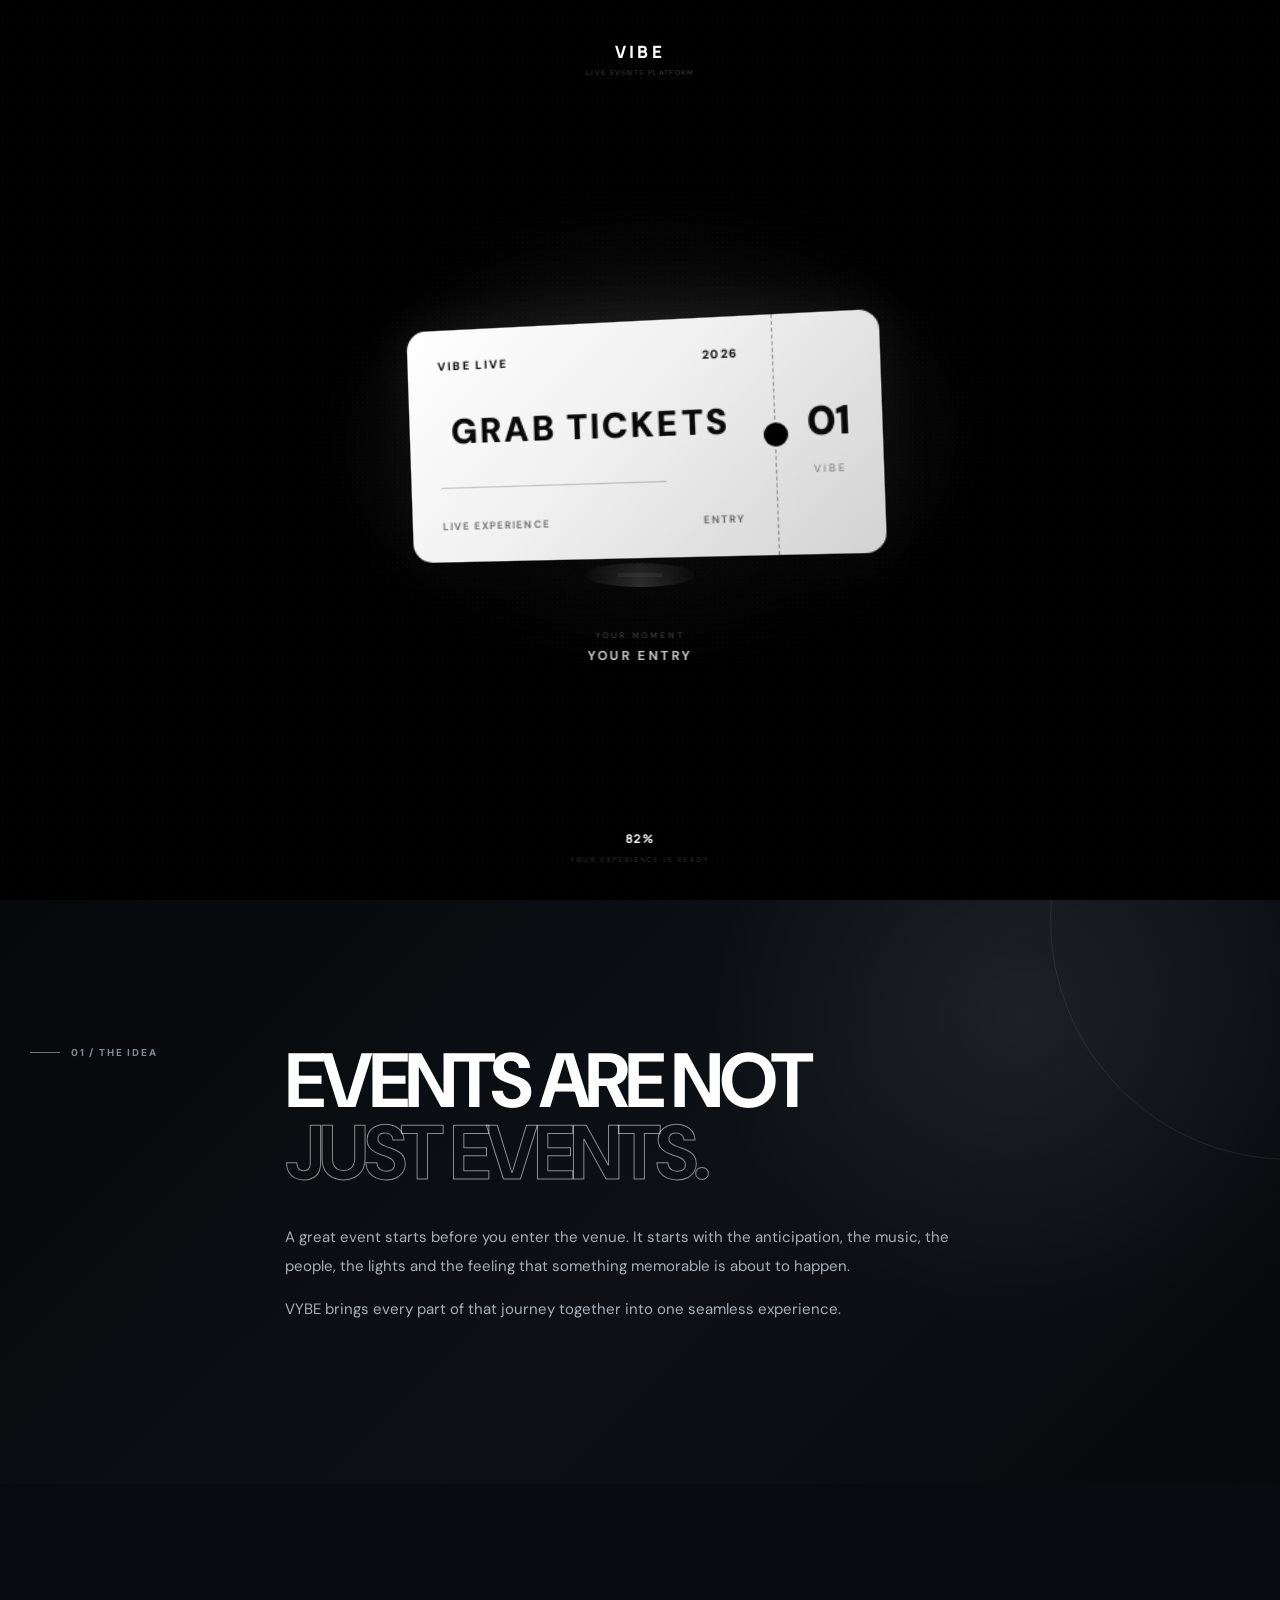
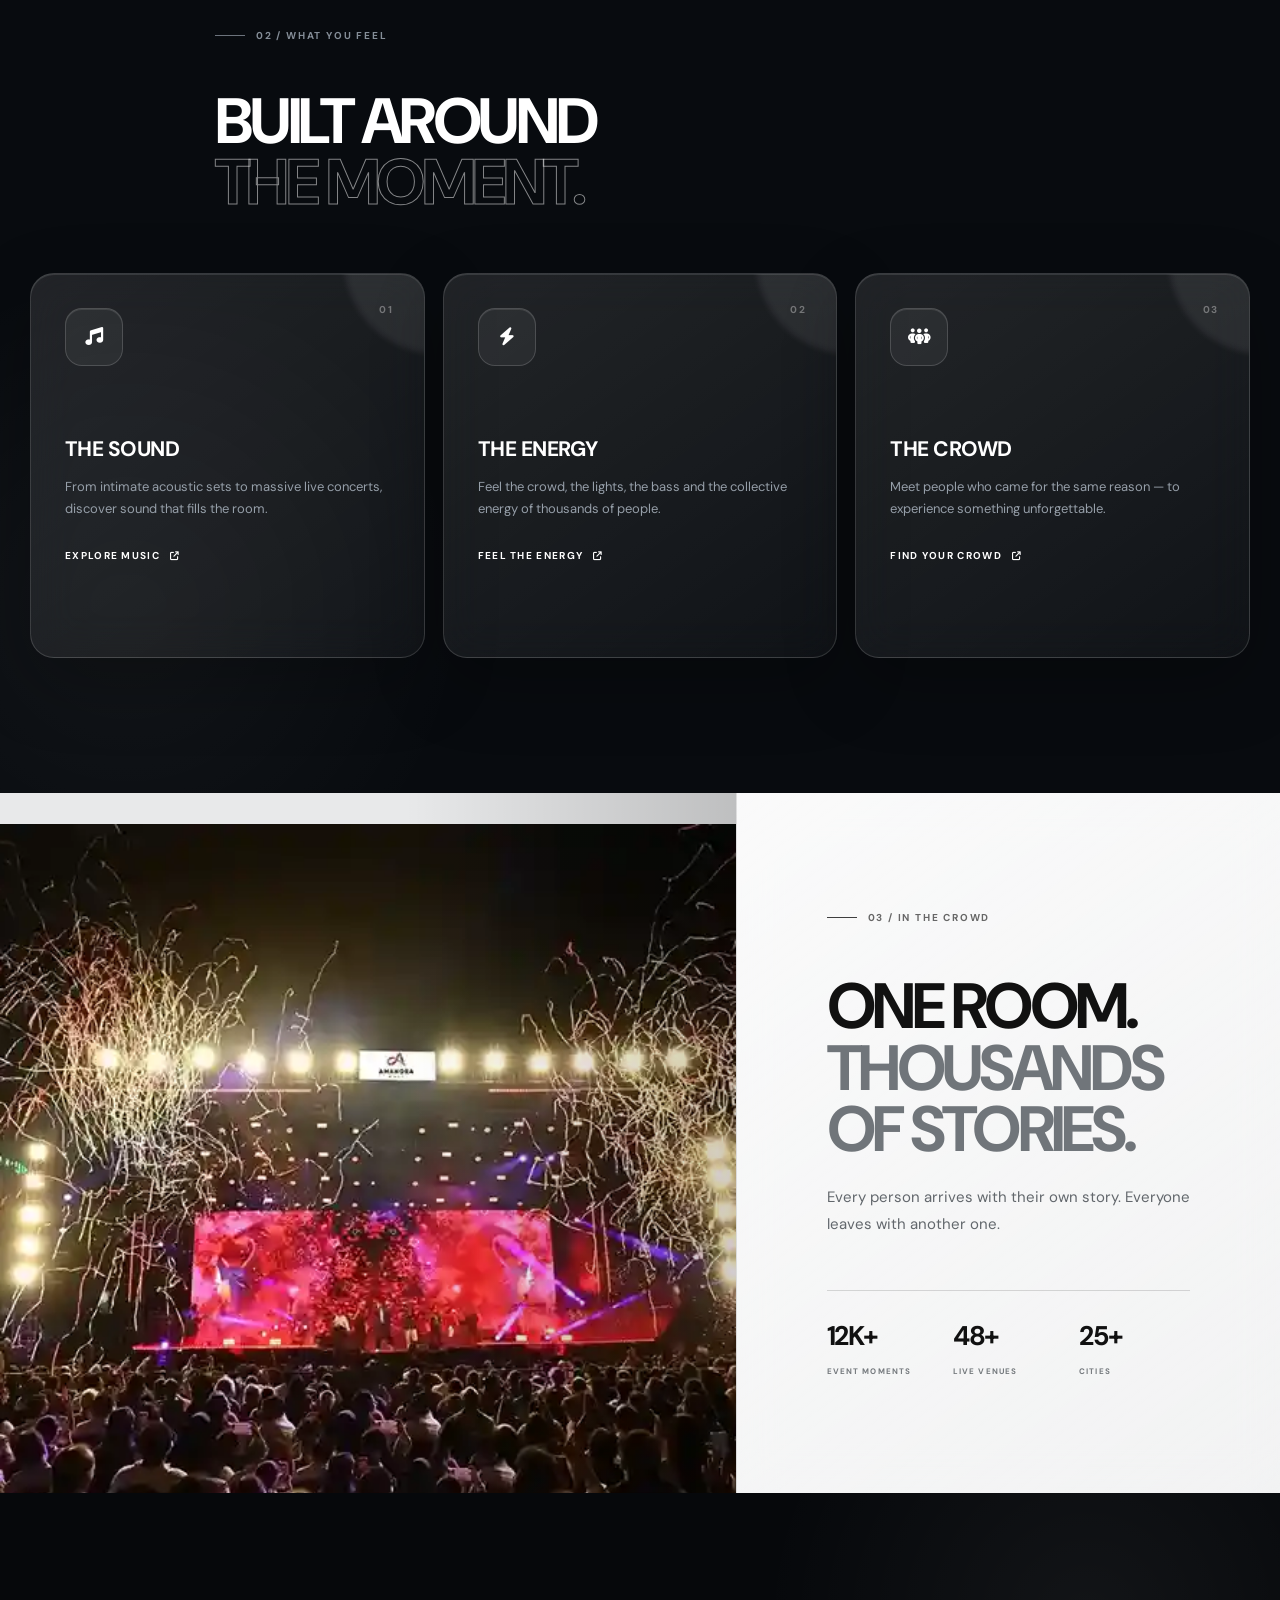
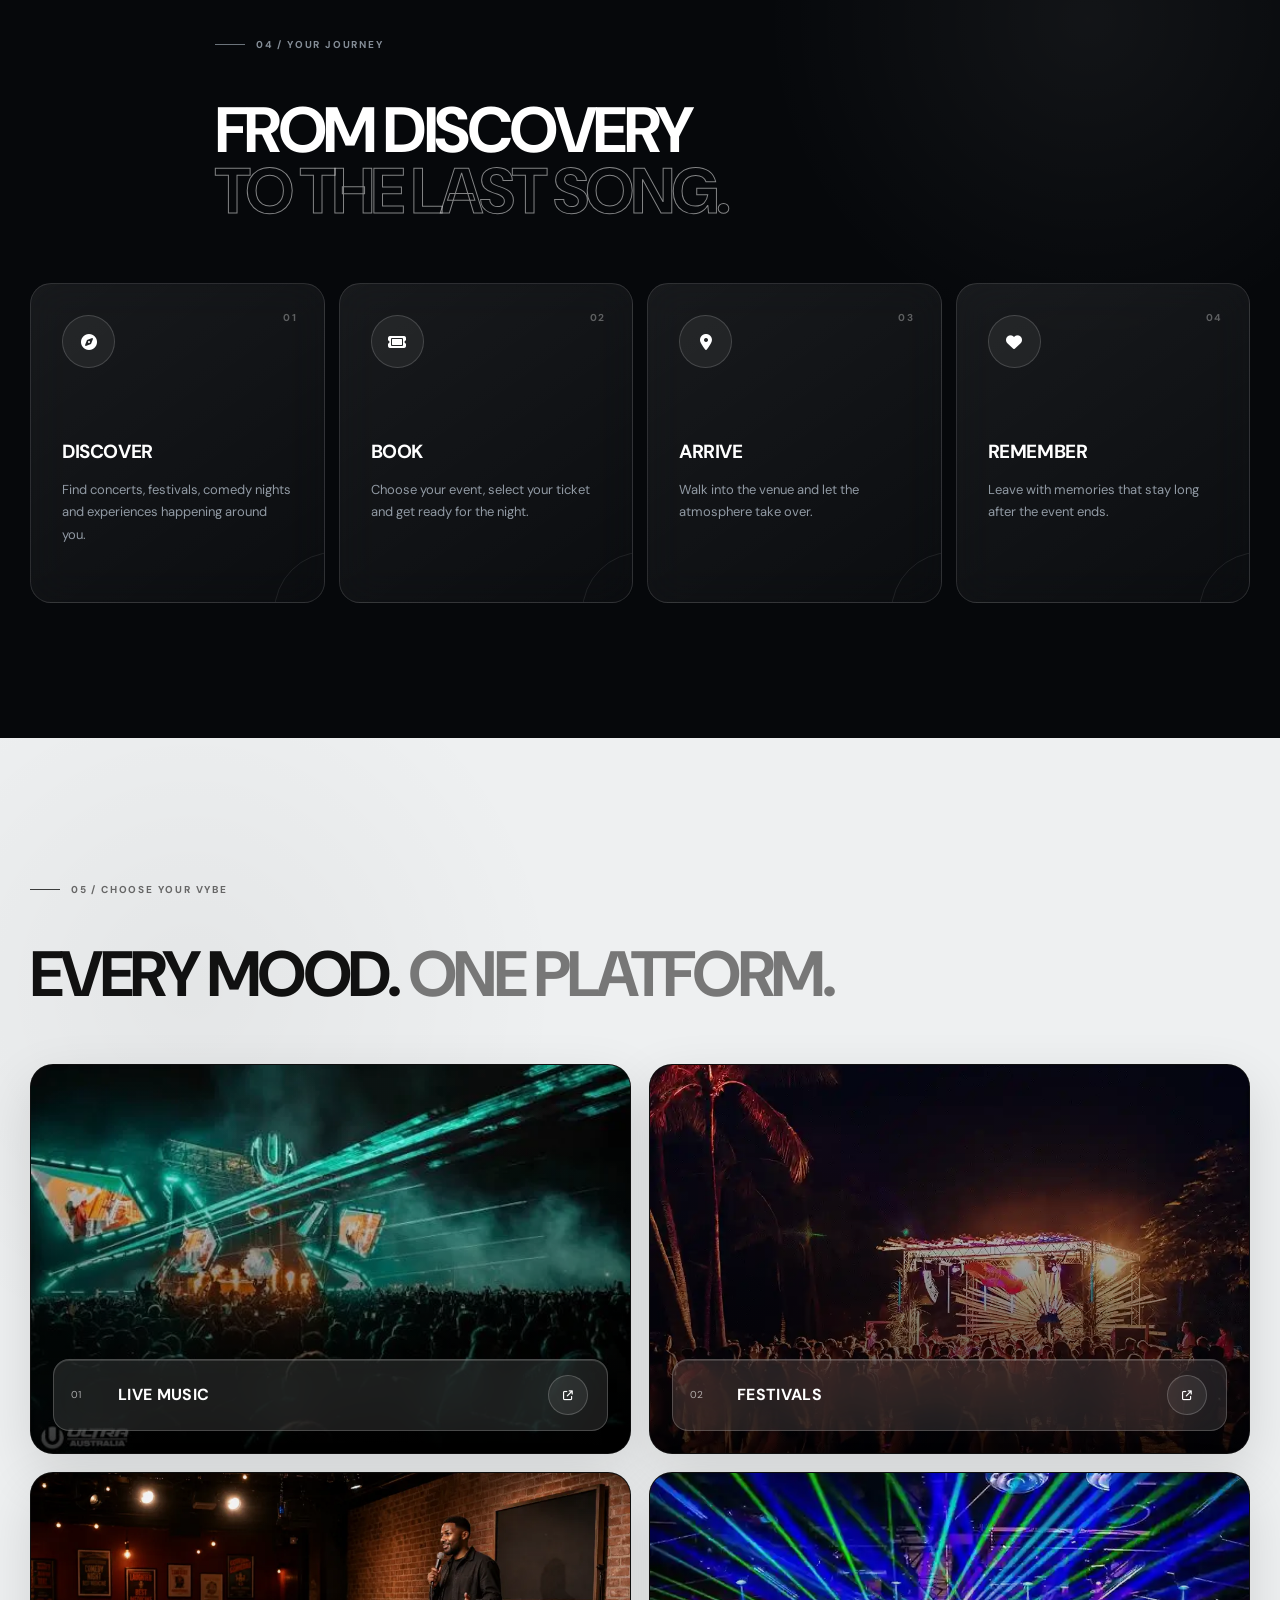
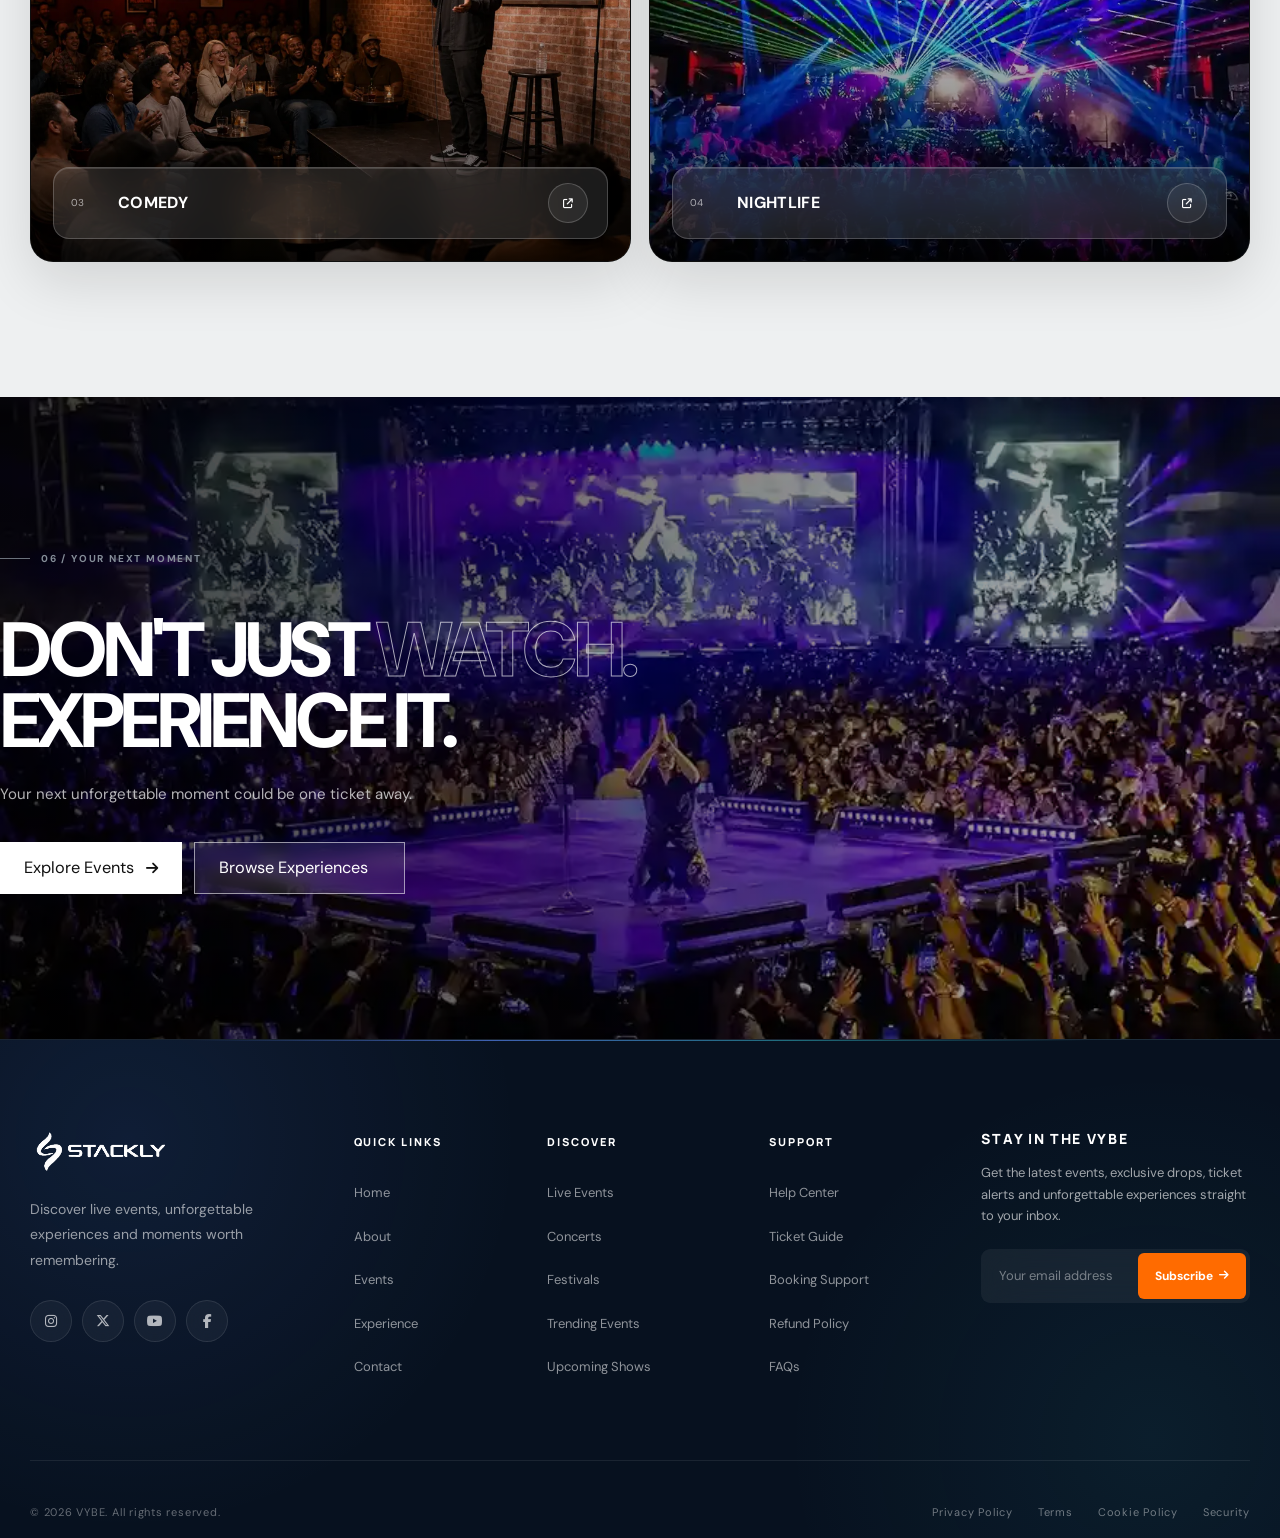
<file: experience.html>
<!DOCTYPE html>
<html lang="en">
<head>
    <meta charset="UTF-8">
    <meta name="viewport" content="width=device-width, initial-scale=1.0">

    <title>Experience</title>

    <meta
        name="description"
        content="Experience live music, festivals, comedy, nightlife and unforgettable moments with VYBE."
    >

    <!-- Fonts -->
    <link rel="preconnect" href="https://fonts.googleapis.com">
    <link rel="preconnect" href="https://fonts.gstatic.com" crossorigin>

    <link
        href="https://fonts.googleapis.com/css2?family=DM+Sans:wght@400;500;600;700&family=Manrope:wght@400;500;600;700;800&display=swap"
        rel="stylesheet"
    >

    <!-- Font Awesome -->
    <link
        rel="stylesheet"
        href="https://cdnjs.cloudflare.com/ajax/libs/font-awesome/6.5.2/css/all.min.css"
    >

    <!-- Main CSS -->
    <link rel="stylesheet" href="css/style.css">

    <!-- Responsive CSS -->
    <link rel="stylesheet" href="css/responsive.css">
    <link rel="stylesheet" href="css/animation.css">
</head>

<body class="experience-page">

<!-- =========================================================
     CUSTOM MIC CURSOR
========================================================= -->

<div class="mic-cursor" id="micCursor">
    <span class="mic-cursor-ring"></span>
    <span class="mic-cursor-icon">🎙</span>
</div>


<!-- =========================================================
     SCROLL PROGRESS
========================================================= -->

<div class="scroll-progress" id="mermlp">
    <span id="scrollProgress"></span>
</div>

 <!-- =========================================================
     PRELOADER
========================================================= -->

    <!-- =========================================================
     VYBE — CINEMATIC PRELOADER
     DRUM → JOIN → MIC → TICKET FLIGHT
========================================================= -->

    <div class="preloader" id="preloader">

        <div class="preloader-noise"></div>

        <div class="preloader-inner">

            <!-- =================================================
             BRAND
        ================================================== -->

            <div class="preloader-brand">

            

                <div class="preloader-brand-copy">

                    <strong>VIBE</strong>

                    <small>
                        LIVE EVENTS PLATFORM
                    </small>

                </div>

            </div>


            <!-- =================================================
             MAIN CINEMATIC STAGE
        ================================================== -->

            <div class="preloader-stage" id="preloaderStage">


                <!-- =============================================
                 LEFT DRUM
            ============================================== -->

                <div class="preloader-drum drum-left">

                    <div class="drum-shadow"></div>

                    <div class="drum-body">

                        <div class="drum-top">

                            <span class="drum-center-mark">
                                V
                            </span>

                        </div>

                        <div class="drum-rim"></div>

                        <div class="drum-shell"></div>

                        <div class="drum-highlight"></div>

                    </div>


                    <!-- Left drum stick -->

                    <div class="drum-stick drum-stick-left">

                        <span class="stick-tip"></span>

                    </div>

                </div>


                <!-- =============================================
                 RIGHT DRUM
            ============================================== -->

                <div class="preloader-drum drum-right">

                    <div class="drum-shadow"></div>

                    <div class="drum-body">

                        <div class="drum-top">

                            <span class="drum-center-mark">
                                V
                            </span>

                        </div>

                        <div class="drum-rim"></div>

                        <div class="drum-shell"></div>

                        <div class="drum-highlight"></div>

                    </div>


                    <!-- Right drum stick -->

                    <div class="drum-stick drum-stick-right">

                        <span class="stick-tip"></span>

                    </div>

                </div>


                <!-- =============================================
                 DRUM IMPACT WAVES
            ============================================== -->

                <div class="drum-impact impact-left"></div>

                <div class="drum-impact impact-right"></div>


                <!-- =============================================
                 CENTER BEAT TEXT
            ============================================== -->

                <div class="preloader-beat-text">

                    <span>
                        FEEL
                    </span>

                    <strong>
                        THE BEAT
                    </strong>

                </div>


                <!-- =============================================
                 DRUMS JOINING FLASH
            ============================================== -->

                <div class="drum-join-flash"></div>


                <!-- =============================================
                 MICROPHONE
            ============================================== -->

                <div class="preloader-microphone" id="preloaderMicrophone">

                    <div class="mic-glow"></div>

                    <div class="microphone-head">

                        <div class="mic-grille"></div>

                        <div class="mic-ring"></div>

                    </div>

                    <div class="microphone-body">

                        <span class="mic-brand">
                            V
                        </span>

                    </div>

                    <div class="microphone-neck"></div>

                    <div class="microphone-base">

                        <span></span>

                    </div>

                </div>


                <!-- =============================================
                 MICROPHONE SOUND WAVES
            ============================================== -->

                <div class="mic-wave mic-wave-one"></div>

                <div class="mic-wave mic-wave-two"></div>

                <div class="mic-wave mic-wave-three"></div>


                <!-- =============================================
                 TICKET FLIGHT
            ============================================== -->

                <div class="preloader-ticket-flight" id="preloaderTicket">

                    <!-- Ticket glow -->

                    <div class="ticket-flight-glow"></div>


                    <!-- Ticket -->

                    <div class="flight-ticket">

                        <!-- Left ticket area -->

                        <div class="flight-ticket-main">

                            <div class="flight-ticket-header">

                                <span>
                                    VIBE LIVE
                                </span>

                                <span>
                                    2026
                                </span>

                            </div>


                            <div class="flight-ticket-title">

                                GRAB TICKETS

                            </div>


                            <div class="flight-ticket-line"></div>


                            <div class="flight-ticket-info">

                                <span>
                                    LIVE EXPERIENCE
                                </span>

                                <span>
                                    ENTRY
                                </span>

                            </div>

                        </div>


                        <!-- Perforated side -->

                        <div class="flight-ticket-perforation">

                            <span></span>

                        </div>


                        <!-- Right ticket code -->

                        <div class="flight-ticket-code">

                            <strong>
                                01
                            </strong>

                            <small>
                                VIBE
                            </small>

                        </div>

                    </div>

                </div>


                <!-- =============================================
                 TICKET TRAIL
            ============================================== -->

                <div class="ticket-trail">

                    <span></span>
                    <span></span>
                    <span></span>
                    <span></span>

                </div>


                <!-- =============================================
                 FINAL FLY TEXT
            ============================================== -->

                <div class="ticket-fly-text">

                    <span>
                        YOUR MOMENT
                    </span>

                    <strong>
                        YOUR ENTRY
                    </strong>

                </div>


            </div>


            <!-- =================================================
             LOADER STATUS
        ================================================== -->

            <div class="loader-status">

                <div class="loader-progress">

                    <strong>
                        <span id="loaderPercent">0</span>%
                    </strong>

                </div>

                <span class="loader-status-text">
                    PREPARING YOUR EXPERIENCE
                </span>

            </div>


        </div>

    </div>

<header class="site-header" id="siteHeader">

    <div class="header-inner">

        <!-- LOGO -->
          <a href="index.html" class="logo">
    <img src="assets/logo.webp" alt="VYBE Logo">
</a>


        <!-- DESKTOP NAV -->
        <nav class="desktop-nav">

            <a href="index.html" class="nav-link ">
                Home
            </a>

            <a href="about.html" class="nav-link">
                About
            </a>

            <a href="eventdetails.html" class="nav-link">
                Events
            </a>

            <a href="experience.html" class="nav-link active">
                Experience
            </a>

            <a href="contact.html" class="nav-link">
                Contact
            </a>

        </nav>


        <!-- HEADER ACTIONS -->
        <div class="header-actions">

            <a href="404.html" class="header-search">
                <span>⌕</span>
                Search events
            </a>


            <!-- LOGIN POPUP BUTTON -->
            <button
                type="button"
                class="header-login"
                id="openLoginModal"
            >
                Sign In
            </button>


            <a
                href="404.html"
                class="header-ticket"
            >
                Get Tickets
                <span>↗</span>
            </a>


            <button
                class="menu-toggle"
                id="menuToggle"
                aria-label="Open navigation"
            >
                <span></span>
                <span></span>
            </button>

        </div>

    </div>

</header>



<div
    class="mobile-overlay"
    id="mobileOverlay"
></div>


<aside
    class="mobile-drawer"
    id="mobileDrawer"
>

    <div class="drawer-top">

                <a href="index.html" class="drawer-logo">
    <img src="assets/logo.webp" alt="VYBE Logo">
</a>


        <button
            id="drawerClose"
            class="drawer-close"
            aria-label="Close navigation"
        >
            ×
        </button>

    </div>


    <div class="drawer-intro">

        <span>
            LIVE EVENTS PLATFORM
        </span>

        <p>
            Discover experiences worth remembering.
        </p>

    </div>


    <nav class="drawer-navigation">

        <a href="index.html">
            <span>01</span>
            Home
        </a>

        <a href="about.html">
            <span>02</span>
            About 
        </a>

        <a href="eventdetails.html">
            <span>03</span>
            Events
        </a>

        <a href="experience.html" class="active">
            <span>04</span>
            Experience
        </a>

        <a href="contact.html">
            <span>05</span>
            Contact
        </a>

    </nav>


    <div class="drawer-login">

        <button
            type="button"
            id="mobileLoginButton"
        >
            Sign In
            <span>↗</span>
        </button>

    </div>


    <div class="drawer-bottom">

        <small>
            READY FOR YOUR NEXT NIGHT?
        </small>

        <a href="404.html">
            Browse All Events →
        </a>

    </div>

</aside>

<!-- =========================================================
     MAIN
========================================================= -->

<main>


<!-- =========================================================
     EXPERIENCE HERO
========================================================= -->

<section class="experience-hero-section">

    <!-- HERO IMAGE CAROUSEL -->

    <div class="experience-hero-slider" id="experienceHeroSlider">


        <!-- Slide 01 -->

        <article
            class="experience-slide active"
            data-slide="0"
        >

            <img
                src="assets/ex1.webp"
                alt="Live concert experience"
                class="experience-slide-image"
            >

            <div class="experience-slide-overlay"></div>

            <div class="experience-slide-number">
                01
            </div>

        </article>


        <!-- Slide 02 -->

        <article
            class="experience-slide"
            data-slide="1"
        >

            <img
                src="assets/e11.webp"
                alt="Festival experience"
                class="experience-slide-image"
            >

            <div class="experience-slide-overlay"></div>

            <div class="experience-slide-number">
                02
            </div>

        </article>


        <!-- Slide 03 -->

        <article
            class="experience-slide"
            data-slide="2"
        >

            <img
                src="assets/e7.webp"
                alt="Nightlife experience"
                class="experience-slide-image"
            >

            <div class="experience-slide-overlay"></div>

            <div class="experience-slide-number">
                03
            </div>

        </article>


        <!-- Slide 04 -->

        <article
            class="experience-slide"
            data-slide="3"
        >

            <img
                src="assets/a8.webp"
                alt="Audience live event experience"
                class="experience-slide-image"
            >

            <div class="experience-slide-overlay"></div>

            <div class="experience-slide-number">
                04
            </div>

        </article>

    </div>


    <!-- HERO CONTENT -->

    <div class="experience-hero-content">

        <div class="experience-hero-top">

            <span class="experience-eyebrow">
                THE VYBE EXPERIENCE
            </span>

            <span class="experience-location">
                CHENNAI / INDIA
            </span>

        </div>


        <div class="experience-hero-main">

            <p class="experience-hero-kicker">
                MORE THAN A TICKET.
            </p>

            <h1>
                FEEL THE
                <span>MOMENT.</span>
            </h1>

            <p class="experience-hero-description">
                Discover live music, electric crowds,
                unforgettable venues and experiences
                that stay with you long after the lights go out.
            </p>

        </div>


        <!-- Hero Bottom -->

        <div class="experience-hero-bottom">

            <div class="experience-hero-meta">

                <span>LIVE</span>
                <span>LOUD</span>
                <span>UNFORGETTABLE</span>

            </div>


            <!-- Carousel Controls -->

            <div class="experience-carousel-controls">

                <button
                    type="button"
                    id="experiencePrev"
                    class="experience-carousel-btn"
                    aria-label="Previous experience"
                >
                    <i class="fa-solid fa-arrow-left"></i>
                </button>

                <div class="experience-carousel-counter">

                    <span id="experienceCurrent">
                        01
                    </span>

                    <span class="counter-divider">
                        /
                    </span>

                    <span>
                        04
                    </span>

                </div>

                <button
                    type="button"
                    id="experienceNext"
                    class="experience-carousel-btn"
                    aria-label="Next experience"
                >
                    <i class="fa-solid fa-arrow-right"></i>
                </button>

            </div>

        </div>


        <!-- Progress -->

        <div class="experience-carousel-progress">

            <span id="experienceProgress"></span>

        </div>

    </div>

</section>


<!-- =========================================================
     INTRO
========================================================= -->

<section class="experience-intro-section">

    <div class="container">

        <div class="experience-intro-grid">

            <div class="experience-section-label">
                01 / THE IDEA
            </div>

            <div class="experience-intro-content">

                <h2>
                    EVENTS ARE NOT
                    <span>JUST EVENTS.</span>
                </h2>

                <p>
                    A great event starts before you enter the venue.
                    It starts with the anticipation, the music,
                    the people, the lights and the feeling that
                    something memorable is about to happen.
                </p>

                <p>
                    VYBE brings every part of that journey together
                    into one seamless experience.
                </p>

            </div>

        </div>

    </div>

</section>


<!-- =========================================================
     EXPERIENCE PILLARS
========================================================= -->

<section class="experience-pillars-section">

    <div class="container">

        <div class="experience-section-heading">

            <span class="experience-section-label">
                02 / WHAT YOU FEEL
            </span>

            <h2>
                BUILT AROUND
                <span>THE MOMENT.</span>
            </h2>

        </div>


        <div class="experience-pillars-grid">

            <article class="experience-pillar">

                <span class="pillar-number">
                    01
                </span>

                <div class="pillar-icon">
                    <i class="fa-solid fa-music"></i>
                </div>

                <h3>
                    THE SOUND
                </h3>

                <p>
                    From intimate acoustic sets to
                    massive live concerts, discover
                    sound that fills the room.
                </p>

                <a href="404.html">
                    Explore Music
                    <i class="fa-solid fa-arrow-up-right-from-square"></i>
                </a>

            </article>


            <article class="experience-pillar">

                <span class="pillar-number">
                    02
                </span>

                <div class="pillar-icon">
                    <i class="fa-solid fa-bolt"></i>
                </div>

                <h3>
                    THE ENERGY
                </h3>

                <p>
                    Feel the crowd, the lights,
                    the bass and the collective
                    energy of thousands of people.
                </p>

                <a href="404.html">
                    Feel The Energy
                    <i class="fa-solid fa-arrow-up-right-from-square"></i>
                </a>

            </article>


            <article class="experience-pillar">

                <span class="pillar-number">
                    03
                </span>

                <div class="pillar-icon">
                    <i class="fa-solid fa-people-group"></i>
                </div>

                <h3>
                    THE CROWD
                </h3>

                <p>
                    Meet people who came for the
                    same reason — to experience
                    something unforgettable.
                </p>

                <a href="404.html">
                    Find Your Crowd
                    <i class="fa-solid fa-arrow-up-right-from-square"></i>
                </a>

            </article>

        </div>

    </div>

</section>


<!-- =========================================================
     VISUAL STORY
========================================================= -->

<section class="experience-story-section">

    <div class="experience-story-image">

        <img
            src="assets/a1.webp"
            alt="VYBE live audience"
        >

    </div>


    <div class="experience-story-content">

        <span class="experience-section-label">
            03 / IN THE CROWD
        </span>

        <h2>
            ONE ROOM.
            <span>THOUSANDS OF STORIES.</span>
        </h2>

        <p>
            Every person arrives with their own story.
            Everyone leaves with another one.
        </p>

        <div class="experience-story-stats">

            <div>
                <strong>12K+</strong>
                <span>EVENT MOMENTS</span>
            </div>

            <div>
                <strong>48+</strong>
                <span>LIVE VENUES</span>
            </div>

            <div>
                <strong>25+</strong>
                <span>CITIES</span>
            </div>

        </div>

    </div>

</section>


<!-- =========================================================
     EXPERIENCE JOURNEY
========================================================= -->

<section class="experience-journey-section">

    <div class="container">

        <div class="experience-section-heading">

            <span class="experience-section-label">
                04 / YOUR JOURNEY
            </span>

            <h2>
                FROM DISCOVERY
                <span>TO THE LAST SONG.</span>
            </h2>

        </div>


        <div class="experience-journey">

            <article class="journey-step">

                <span class="journey-number">
                    01
                </span>

                <div class="journey-icon">
                    <i class="fa-solid fa-compass"></i>
                </div>

                <h3>
                    DISCOVER
                </h3>

                <p>
                    Find concerts, festivals,
                    comedy nights and experiences
                    happening around you.
                </p>

            </article>


            <article class="journey-step">

                <span class="journey-number">
                    02
                </span>

                <div class="journey-icon">
                    <i class="fa-solid fa-ticket"></i>
                </div>

                <h3>
                    BOOK
                </h3>

                <p>
                    Choose your event, select your
                    ticket and get ready for the night.
                </p>

            </article>


            <article class="journey-step">

                <span class="journey-number">
                    03
                </span>

                <div class="journey-icon">
                    <i class="fa-solid fa-location-dot"></i>
                </div>

                <h3>
                    ARRIVE
                </h3>

                <p>
                    Walk into the venue and let
                    the atmosphere take over.
                </p>

            </article>


            <article class="journey-step">

                <span class="journey-number">
                    04
                </span>

                <div class="journey-icon">
                    <i class="fa-solid fa-heart"></i>
                </div>

                <h3>
                    REMEMBER
                </h3>

                <p>
                    Leave with memories that
                    stay long after the event ends.
                </p>

            </article>

        </div>

    </div>

</section>


<!-- =========================================================
     EXPERIENCE TYPES
========================================================= -->

<section class="experience-types-section">

    <div class="container">

        <div class="experience-types-header">

            <span class="experience-section-label">
                05 / CHOOSE YOUR VYBE
            </span>

            <h2>
                EVERY MOOD.
                <span>ONE PLATFORM.</span>
            </h2>

        </div>


        <div class="experience-types-grid">

            <a href="404.html" class="experience-type-card">

                <div class="type-image">
                    <img
                        src="assets/ex2.webp"
                        alt="Live music"
                    >
                </div>

                <div class="type-content">
                    <span>01</span>
                    <h3>LIVE MUSIC</h3>
                   <i class="fa-solid fa-arrow-up-right-from-square"></i>
                </div>

            </a>


            <a href="404.html" class="experience-type-card">

                <div class="type-image">
                    <img
                        src="assets/ex3.webp"
                        alt="Festivals"
                    >
                </div>

                <div class="type-content">
                    <span>02</span>
                    <h3>FESTIVALS</h3>
                    <i class="fa-solid fa-arrow-up-right-from-square"></i>
                </div>

            </a>


            <a href="404.html" class="experience-type-card">

                <div class="type-image">
                    <img
                        src="assets/ex4.webp"
                        alt="Comedy"
                    >
                </div>

                <div class="type-content">
                    <span>03</span>
                    <h3>COMEDY</h3>
                  <i class="fa-solid fa-arrow-up-right-from-square"></i>
                </div>

            </a>


            <a href="404.html" class="experience-type-card">

                <div class="type-image">
                    <img
                        src="assets/ex5.webp"
                        alt="Nightlife"
                    >
                </div>

                <div class="type-content">
                    <span>04</span>
                    <h3>NIGHTLIFE</h3>
                <i class="fa-solid fa-arrow-up-right-from-square"></i>
                </div>

            </a>

        </div>

    </div>

</section>


<!-- =========================================================
     FINAL CTA
========================================================= -->

<section class="experience-final-section">

    <div class="experience-final-background">

        <img
            src="assets/e9.webp"
            alt="VYBE event crowd"
        >

    </div>

    <div class="experience-final-overlay"></div>


    <div class="container">

        <div class="experience-final-content">

            <span class="experience-section-label">
                06 / YOUR NEXT MOMENT
            </span>

            <h2>
                DON'T JUST
                <span>WATCH.</span>
                EXPERIENCE IT.
            </h2>

            <p>
                Your next unforgettable moment
                could be one ticket away.
            </p>

            <div class="experience-final-actions">

                <a href="404.html" class="primary-button">
                    Explore Events
                    <i class="fa-solid fa-arrow-right"></i>
                </a>

                <a href="404.html" class="secondary-button">
                    Browse Experiences
                    <i class="fa-solid fa-arrow-up-right"></i>
                </a>

            </div>

        </div>

    </div>

</section>


</main>

<!-- =========================================================
     VYBE — FOOTER
========================================================= -->

<footer class="site-footer">

    <div class="container">

        <div class="footer-main">

            <!-- BRAND -->
            <div class="footer-brand">

                <a href="index.html" class="brand-logo footer-logo">
                    <img src="assets/logo.webp" alt="VYBE Logo">
                </a>

                <p>
                    Discover live events, unforgettable
                    experiences and moments worth remembering.
                </p>

                <div class="footer-socials">

                    <a href="404.html" aria-label="Instagram">
                        <i class="fa-brands fa-instagram"></i>
                    </a>

                    <a href="404.html" aria-label="X">
                        <i class="fa-brands fa-x-twitter"></i>
                    </a>

                    <a href="404.html" aria-label="YouTube">
                        <i class="fa-brands fa-youtube"></i>
                    </a>

                    <a href="404.html" aria-label="Facebook">
                        <i class="fa-brands fa-facebook-f"></i>
                    </a>

                </div>

            </div>


            <!-- QUICK LINKS -->
            <div class="footer-column">

                <h4>
                    QUICK LINKS
                </h4>

                <a href="index.html">
                    Home
                </a>

                <a href="about.html">
                    About
                </a>

                <a href="eventdetails.html">
                    Events
                </a>

                <a href="experience.html">
                    Experience
                </a>

                <a href="contact.html">
                    Contact
                </a>

            </div>


            <!-- DISCOVER -->
            <div class="footer-column">

                <h4>
                    DISCOVER
                </h4>

                <a href="eventdetails.html">
                    Live Events
                </a>

                <a href="eventdetails.html">
                    Concerts
                </a>

                <a href="eventdetails.html">
                    Festivals
                </a>

                <a href="eventdetails.html">
                    Trending Events
                </a>

                <a href="404.html">
                    Upcoming Shows
                </a>

            </div>


            <!-- SUPPORT -->
            <div class="footer-column">

                <h4>
                    SUPPORT
                </h4>

                <a href="404.html">
                    Help Center
                </a>

                <a href="404.html">
                    Ticket Guide
                </a>

                <a href="404.html">
                    Booking Support
                </a>

                <a href="404.html">
                    Refund Policy
                </a>

                <a href="404.html">
                    FAQs
                </a>

            </div>


            <!-- NEWSLETTER -->
            <div class="footer-newsletter">

                <h4>
                    STAY IN THE VYBE
                </h4>

                <p>
                    Get the latest events, exclusive drops,
                    ticket alerts and unforgettable experiences
                    straight to your inbox.
                </p>

                <form id="newsletterForm">

                    <div class="newsletter-input">

                        <input
                            type="email"
                            id="newsletterEmail"
                            placeholder="Your email address"
                            aria-label="Email address"
                            required
                        >

                       
                           <button type="submit" aria-label="Subscribe">
    <span>Subscribe</span>
    <i class="fa-solid fa-arrow-right"></i>
</button>

                    </div>

                    <small id="newsletterMessage"></small>

                </form>

            </div>

        </div>


        <!-- FOOTER BOTTOM -->
        <div class="footer-bottom">

            <span>
                © 2026 VYBE. All rights reserved.
            </span>

            <div>

                <a href="404.html">
                    Privacy Policy
                </a>

                <a href="404.html">
                    Terms
                </a>

                <a href="404.html">
                    Cookie Policy
                </a>

                <a href="404.html">
                    Security
                </a>

            </div>

        </div>

    </div>

</footer>


<!-- =========================================================
     VYBE LOGIN MODAL
========================================================= -->

<div
    class="modal-overlay"
    id="loginModal"
    aria-hidden="true"
>

    <div
        class="login-modal"
        role="dialog"
        aria-modal="true"
        aria-labelledby="loginTitle"
    >

        <!-- CLOSE -->
        <button
            type="button"
            class="modal-close"
            id="loginModalClose"
            aria-label="Close login"
        >
            ×
        </button>


        <!-- =================================================
             LOGIN VISUAL
        ================================================== -->

        <div class="login-visual">

            <img
                src="assets/l1.webp"
                alt="VYBE live event experience"
            >

            <div class="login-visual-overlay"></div>


            <div class="login-visual-content">

                <span>
                    VYBE LIVE EVENTS
                </span>

                <h3>
                    Your next
                    <br>
                    unforgettable night
                    <br>
                    starts here.
                </h3>


                <div class="login-event-badge">

                    <span class="live-dot"></span>

                    <div>

                        <strong>
                            LIVE EXPERIENCES
                        </strong>

                        <small>
                            Concerts · Festivals · Culture
                        </small>

                    </div>

                </div>

            </div>


            <div class="login-visual-footer">

                <span>
                    DISCOVER
                </span>

                <i></i>

                <span>
                    CHOOSE
                </span>

                <i></i>

                <span>
                    EXPERIENCE
                </span>

            </div>

        </div>


        <!-- =================================================
             LOGIN CONTENT
        ================================================== -->

        <div class="login-content">

            <div class="login-heading">

                <span>
                    WELCOME TO VYBE
                </span>

                <h2 id="loginTitle">
                    Sign in to continue
                </h2>

                <p>
                    Access your tickets, events and
                    personalised VYBE experience.
                </p>

            </div>


            <!-- TABS -->

            <div class="login-tabs">

                <button
                    type="button"
                    class="login-tab active"
                    data-login-tab="user"
                >
                    User Login
                </button>

                <button
                    type="button"
                    class="login-tab"
                    data-login-tab="admin"
                >
                    Admin Login
                </button>

            </div>


            <!-- =================================================
                 USER LOGIN
            ================================================== -->

            <form
                class="login-form active"
                id="userLoginForm"
                data-login-form="user"
            >

                <label for="userEmail">
                    Email Address
                </label>


                <div class="input-wrap">

                    <span class="input-icon">
                        @
                    </span>

                    <input
                        type="email"
                        id="userEmail"
                        placeholder="you@example.com"
                        autocomplete="email"
                        required
                    >

                </div>


                <label for="userPassword">
                    Password
                </label>


                <div class="input-wrap">

                    <span class="input-icon">
                        •
                    </span>

                    <input
                        type="password"
                        id="userPassword"
                        placeholder="Enter your password"
                        autocomplete="current-password"
                        required
                    >


                    <button
                        type="button"
                        class="password-toggle"
                        data-password-toggle="userPassword"
                        aria-label="Show password"
                    >
                        <span>◉</span>
                    </button>

                </div>


                <div class="login-options">

                    <label class="remember-option">

                        <input
                            type="checkbox"
                        >

                        <span>
                            Remember me
                        </span>

                    </label>


                    <a href="404.html">
                        Forgot password?
                    </a>

                </div>


                <button
                    type="submit"
                    class="login-submit"
                >

                    <span>
                        Enter VYBE
                    </span>

                    <span>
                        ↗
                    </span>

                </button>


                <p class="login-create">

                    New to VYBE?

                    <a href="404.html">
                        Create an account
                    </a>

                </p>

            </form>


            <!-- =================================================
                 ADMIN LOGIN
            ================================================== -->

            <form
                class="login-form"
                id="adminLoginForm"
                data-login-form="admin"
            >

                <label for="adminEmail">
                    Admin Email
                </label>


                <div class="input-wrap">

                    <span class="input-icon">
                        @
                    </span>

                    <input
                        type="email"
                        id="adminEmail"
                        placeholder="admin@vybe.com"
                        autocomplete="email"
                        required
                    >

                </div>


                <label for="adminPassword">
                    Admin Password
                </label>


                <div class="input-wrap">

                    <span class="input-icon">
                        #
                    </span>

                    <input
                        type="password"
                        id="adminPassword"
                        placeholder="Enter admin password"
                        autocomplete="current-password"
                        required
                    >


                    <button
                        type="button"
                        class="password-toggle"
                        data-password-toggle="adminPassword"
                        aria-label="Show password"
                    >
                        <span>◉</span>
                    </button>

                </div>


                <div class="login-options">

                    <label class="remember-option">

                        <input
                            type="checkbox"
                        >

                        <span>
                            Remember me
                        </span>

                    </label>


                    <a href="404.html">
                        Forgot password?
                    </a>

                </div>


                <button
                    type="submit"
                    class="login-submit admin-submit"
                >

                    <span>
                        Open Admin Panel
                    </span>

                    <span>
                        ↗
                    </span>

                </button>

            </form>


            <div class="login-security">

                <span class="security-icon">
                    ✓
                </span>

                <span>
                    Secure VYBE session · Live event platform
                </span>

            </div>

        </div>

    </div>

</div>

<!-- =========================================================
     EXPERIENCE CAROUSEL JS
========================================================= -->

<script>
document.addEventListener("DOMContentLoaded", () => {

    const slides = document.querySelectorAll(".experience-slide");
    const nextButton = document.getElementById("experienceNext");
    const prevButton = document.getElementById("experiencePrev");
    const currentNumber = document.getElementById("experienceCurrent");
    const progress = document.getElementById("experienceProgress");

    if (!slides.length) return;

    let currentIndex = 0;
    let autoPlay;
    const duration = 5500;


    function updateCarousel(index) {

        slides.forEach((slide, i) => {
            slide.classList.toggle("active", i === index);
        });

        currentNumber.textContent =
            String(index + 1).padStart(2, "0");

        if (progress) {

            progress.style.transition = "none";
            progress.style.width = "0%";

            requestAnimationFrame(() => {

                requestAnimationFrame(() => {

                    progress.style.transition =
                        `width ${duration}ms linear`;

                    progress.style.width = "100%";

                });

            });

        }

    }


    function nextSlide() {

        currentIndex =
            (currentIndex + 1) % slides.length;

        updateCarousel(currentIndex);

        restartAutoPlay();

    }


    function previousSlide() {

        currentIndex =
            (currentIndex - 1 + slides.length)
            % slides.length;

        updateCarousel(currentIndex);

        restartAutoPlay();

    }


    function startAutoPlay() {

        clearInterval(autoPlay);

        autoPlay = setInterval(() => {

            currentIndex =
                (currentIndex + 1) % slides.length;

            updateCarousel(currentIndex);

        }, duration);

    }


    function restartAutoPlay() {

        startAutoPlay();

    }


    nextButton?.addEventListener(
        "click",
        nextSlide
    );

    prevButton?.addEventListener(
        "click",
        previousSlide
    );


    /* Keyboard controls */

    document.addEventListener("keydown", (event) => {

        if (event.key === "ArrowRight") {
            nextSlide();
        }

        if (event.key === "ArrowLeft") {
            previousSlide();
        }

    });


    /* Pause while hovering */

    const slider =
        document.getElementById("experienceHeroSlider");

    slider?.addEventListener("mouseenter", () => {
        clearInterval(autoPlay);
    });

    slider?.addEventListener("mouseleave", () => {
        startAutoPlay();
    });


    /* Initial state */

    updateCarousel(currentIndex);
    startAutoPlay();

});
</script>


<!-- =========================================================
     MAIN JS
========================================================= -->

<script src="js/main.js"></script>

<script src="js/experience.js"></script>

</body>
</html>
</file>
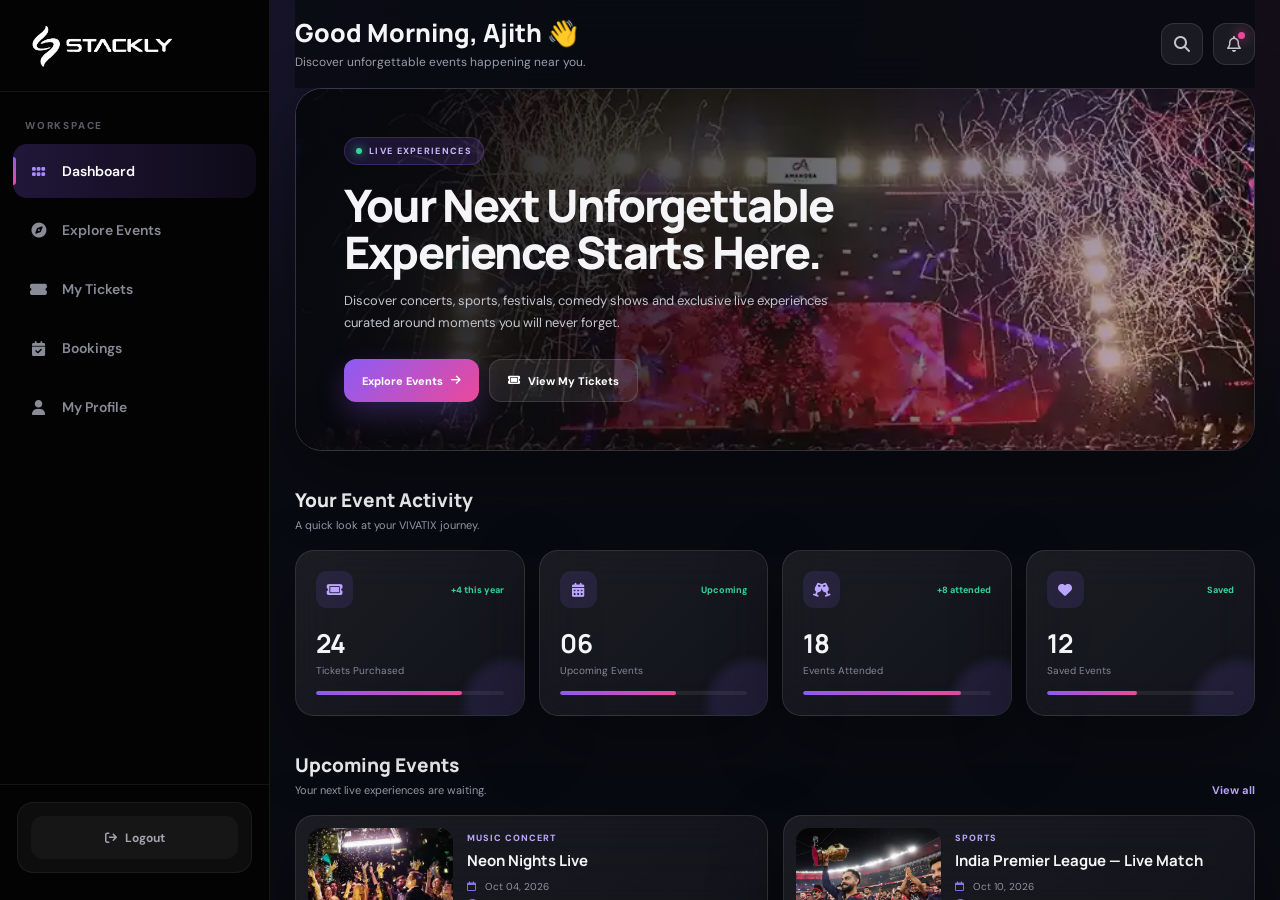
<file: user-dashboard.html>
<!DOCTYPE html>
<html lang="en">
<head>
    <meta charset="UTF-8">
    <meta name="viewport" content="width=device-width, initial-scale=1.0">

    <title>user control</title>

    <link rel="preconnect" href="https://fonts.googleapis.com">
    <link rel="preconnect" href="https://fonts.gstatic.com" crossorigin>
    <link href="https://fonts.googleapis.com/css2?family=DM+Sans:wght@400;500;600;700&family=Manrope:wght@400;500;600;700;800&display=swap" rel="stylesheet">

    <link rel="stylesheet"
          href="https://cdnjs.cloudflare.com/ajax/libs/font-awesome/6.7.2/css/all.min.css">

    <style>
        /* =========================================================
           VIVATIX — PREMIUM EVENT DASHBOARD
           HTML + CSS + VANILLA JS
        ========================================================= */

        :root {
            --bg: #090b12;
            --bg-2: #0d1018;
            --sidebar: #050507;
            --glass: rgba(255,255,255,.065);
            --glass-strong: rgba(255,255,255,.09);
            --border: rgba(255,255,255,.11);
            --white: #ffffff;
            --text: #f5f5f8;
            --muted: #9a9da8;
            --purple: #8b5cf6;
            --purple-2: #a855f7;
            --pink: #ec4899;
            --green: #35d39a;
            --orange: #ff9f43;
            --red: #ff647c;
            --blue: #5b8cff;
            --shadow: 0 25px 70px rgba(0,0,0,.35);
            --radius: 22px;
            --sidebar-width: 270px;
        }

        * {
            margin: 0;
            padding: 0;
            box-sizing: border-box;
        }

        html {
            scroll-behavior: smooth;
        }

        body {
            min-height: 100vh;
            background:
                radial-gradient(circle at 15% 5%, rgba(139,92,246,.13), transparent 28%),
                radial-gradient(circle at 90% 15%, rgba(236,72,153,.08), transparent 25%),
                var(--bg);
            color: var(--text);
            font-family: "DM Sans", sans-serif;
            overflow: hidden;
        }

        a {
            color: inherit;
            text-decoration: none;
        }

        button,
        input,
        select {
            font: inherit;
        }

        button {
            border: 0;
        }

        img {
            display: block;
            width: 100%;
        }

        /* =========================================================
           APP
        ========================================================= */

        .app {
            width: 100%;
            height: 100vh;
            display: flex;
            overflow: hidden;
        }

        /* =========================================================
           SIDEBAR — PURE BLACK
        ========================================================= */

        .sidebar {
            width: var(--sidebar-width);
            height: 100vh;
            flex: 0 0 var(--sidebar-width);
            background: #030304;
            border-right: 1px solid rgba(255,255,255,.08);
            display: flex;
            flex-direction: column;
            position: relative;
            z-index: 1000;
        }

        .brand {
            height: 92px;
            padding: 0 25px;
            display: flex;
            align-items: center;
            gap: 13px;
            border-bottom: 1px solid rgba(255,255,255,.07);
        }

        .brand-icon {
            width: 42px;
            height: 42px;
            border-radius: 13px;
            background: linear-gradient(135deg, var(--purple), var(--pink));
            display: grid;
            place-items: center;
            font-size: 18px;
            color: #fff;
            box-shadow: 0 10px 30px rgba(139,92,246,.3);
        }

        .brand-text strong {
            display: block;
            font-family: "Manrope", sans-serif;
            font-size: 19px;
            letter-spacing: .5px;
        }

        .brand-text span {
            display: block;
            margin-top: 2px;
            color: #777985;
            font-size: 9px;
            font-weight: 700;
            letter-spacing: 1.5px;
        }

        .sidebar-label {
            padding: 27px 25px 12px;
            color: #595b65;
            font-size: 10px;
            font-weight: 800;
            letter-spacing: 1.8px;
            text-transform: uppercase;
        }

        .sidebar-nav {
            padding: 0 13px;
        }

        .nav-item {
            position: relative;
            width: 100%;
            height: 54px;
            padding: 0 15px;
            margin-bottom: 5px;
            border-radius: 14px;
            display: flex;
            align-items: center;
            gap: 13px;
            color: #898b96;
            font-size: 14px;
            font-weight: 600;
            transition: .25s ease;
        }

        .nav-item i {
            width: 21px;
            text-align: center;
            font-size: 15px;
        }

        .nav-item:hover {
            background: rgba(255,255,255,.055);
            color: #fff;
        }

        .nav-item.active {
            color: #fff;
            background:
                linear-gradient(90deg,
                rgba(139,92,246,.22),
                rgba(139,92,246,.08));
        }

        .nav-item.active::before {
            content: "";
            position: absolute;
            left: 0;
            top: 13px;
            bottom: 13px;
            width: 3px;
            border-radius: 0 4px 4px 0;
            background: linear-gradient(var(--purple), var(--pink));
        }

        .nav-item.active i {
            color: #a78bfa;
        }

        .sidebar-bottom {
            margin-top: auto;
            padding: 17px;
            border-top: 1px solid rgba(255,255,255,.07);
        }

        .sidebar-user {
            padding: 13px;
            border-radius: 16px;
            background: rgba(255,255,255,.045);
            border: 1px solid rgba(255,255,255,.06);
            display: flex;
            align-items: center;
            gap: 10px;
            margin-bottom: 10px;
        }

        .sidebar-avatar {
            width: 39px;
            height: 39px;
            flex: 0 0 39px;
            border-radius: 50%;
            object-fit: cover;
        }

        .sidebar-user-info {
            min-width: 0;
        }

        .sidebar-user-info strong {
            display: block;
            font-size: 12px;
            white-space: nowrap;
            overflow: hidden;
            text-overflow: ellipsis;
        }

        .sidebar-user-info span {
            display: block;
            margin-top: 3px;
            color: #777985;
            font-size: 10px;
        }

        .logout-btn {
            width: 100%;
            height: 43px;
            display: flex;
            align-items: center;
            justify-content: center;
            gap: 8px;
            border-radius: 12px;
            color: #a2a3ac;
            background: rgba(255,255,255,.035);
            font-size: 12px;
            font-weight: 700;
            transition: .25s;
        }

        .logout-btn:hover {
            background: rgba(255,255,255,.07);
            color: #fff;
        }

        /* =========================================================
           MOBILE OVERLAY / MENU
        ========================================================= */

        .mobile-overlay {
            position: fixed;
            inset: 0;
            background: rgba(0,0,0,.65);
            z-index: 900;
            opacity: 0;
            visibility: hidden;
            transition: .3s;
        }

        .mobile-overlay.active {
            opacity: 1;
            visibility: visible;
        }

        .mobile-close {
            display: none;
            position: absolute;
            top: 18px;
            right: 18px;
            width: 36px;
            height: 36px;
            border-radius: 10px;
            background: rgba(255,255,255,.07);
            color: #fff;
            cursor: pointer;
        }

        /* =========================================================
           MAIN AREA
        ========================================================= */

        .main {
            flex: 1;
            min-width: 0;
            height: 100vh;
            overflow: hidden;
            position: relative;
        }

        .main-scroll {
            width: 100%;
            height: 100%;
            overflow-y: auto;
            overflow-x: hidden;
            padding: 0 35px 40px;
        }

        .main-scroll::-webkit-scrollbar {
            width: 7px;
        }

        .main-scroll::-webkit-scrollbar-track {
            background: transparent;
        }

        .main-scroll::-webkit-scrollbar-thumb {
            background: rgba(255,255,255,.12);
            border-radius: 20px;
        }

        /* =========================================================
           TOP HEADER
        ========================================================= */

        .topbar {
            min-height: 88px;
            display: flex;
            align-items: center;
            justify-content: space-between;
            gap: 20px;
            position: sticky;
            top: 0;
            z-index: 100;
            background: rgba(9,11,18,.82);
            backdrop-filter: blur(20px);
            -webkit-backdrop-filter: blur(20px);
        }

        .mobile-menu {
            display: none;
            width: 42px;
            height: 42px;
            flex: 0 0 42px;
            border-radius: 12px;
            background: var(--glass);
            border: 1px solid var(--border);
            color: #fff;
            cursor: pointer;
        }

        .top-left {
            min-width: 0;
        }

        .top-left h1 {
            font-family: "Manrope", sans-serif;
            font-size: 25px;
            line-height: 1.2;
            font-weight: 800;
        }

        .top-left p {
            color: var(--muted);
            font-size: 12px;
            margin-top: 6px;
        }

        .top-actions {
            display: flex;
            align-items: center;
            gap: 10px;
        }

        .top-icon {
            width: 42px;
            height: 42px;
            border-radius: 13px;
            display: grid;
            place-items: center;
            background: var(--glass);
            border: 1px solid var(--border);
            color: #c4c5cc;
            position: relative;
            transition: .25s;
        }

        .top-icon:hover {
            color: #fff;
            border-color: rgba(139,92,246,.4);
        }

        .notification-dot {
            width: 7px;
            height: 7px;
            position: absolute;
            right: 9px;
            top: 8px;
            border-radius: 50%;
            background: var(--pink);
            box-shadow: 0 0 12px var(--pink);
        }

        .top-profile {
            height: 48px;
            padding: 4px 11px 4px 5px;
            display: flex;
            align-items: center;
            gap: 9px;
            border-radius: 15px;
            background: var(--glass);
            border: 1px solid var(--border);
        }

        .top-profile img {
            width: 38px;
            height: 38px;
            border-radius: 50%;
            object-fit: cover;
        }

        .top-profile strong {
            display: block;
            font-size: 11px;
        }

        .top-profile span {
            display: block;
            margin-top: 2px;
            color: #858791;
            font-size: 9px;
        }

        /* =========================================================
           VIEWS
        ========================================================= */

        .view {
            display: none;
            animation: viewIn .35s ease both;
        }

        .view.active {
            display: block;
        }

        @keyframes viewIn {
            from {
                opacity: 0;
                transform: translateY(12px);
            }
            to {
                opacity: 1;
                transform: translateY(0);
            }
        }

        /* =========================================================
           COMMON
        ========================================================= */

        .section-heading {
            display: flex;
            align-items: flex-end;
            justify-content: space-between;
            gap: 20px;
            margin: 36px 0 18px;
        }

        .section-heading h2 {
            font-family: "Manrope", sans-serif;
            font-size: 19px;
            font-weight: 800;
        }

        .section-heading p {
            color: var(--muted);
            font-size: 11px;
            margin-top: 5px;
        }

        .section-link {
            color: #bda8ff;
            font-size: 11px;
            font-weight: 700;
        }

        .glass {
            background:
                linear-gradient(135deg,
                rgba(255,255,255,.075),
                rgba(255,255,255,.035));
            border: 1px solid var(--border);
            box-shadow: var(--shadow);
            backdrop-filter: blur(22px);
            -webkit-backdrop-filter: blur(22px);
        }

        /* =========================================================
           DASHBOARD HERO
        ========================================================= */

        .hero {
            min-height: 345px;
            border-radius: 27px;
            position: relative;
            overflow: hidden;
            display: flex;
            align-items: center;
            isolation: isolate;
        }

        .hero-image {
            position: absolute;
            inset: 0;
            width: 100%;
            height: 100%;
            object-fit: cover;
            z-index: -3;
        }

        .hero::before {
            content: "";
            position: absolute;
            inset: 0;
            z-index: -2;
            background:
                linear-gradient(90deg,
                rgba(7,8,14,.94) 0%,
                rgba(7,8,14,.72) 40%,
                rgba(7,8,14,.2) 100%);
        }

        .hero::after {
            content: "";
            position: absolute;
            inset: 0;
            z-index: -1;
            background:
                radial-gradient(circle at 80% 20%, rgba(139,92,246,.2), transparent 30%),
                radial-gradient(circle at 80% 90%, rgba(236,72,153,.15), transparent 30%);
        }

        .hero-content {
            max-width: 620px;
            padding: 48px;
        }

        .eyebrow {
            display: inline-flex;
            align-items: center;
            gap: 7px;
            padding: 7px 11px;
            border-radius: 30px;
            background: rgba(139,92,246,.15);
            border: 1px solid rgba(139,92,246,.25);
            color: #c7b6ff;
            font-size: 9px;
            font-weight: 800;
            letter-spacing: 1.3px;
            text-transform: uppercase;
        }

        .eyebrow-dot {
            width: 6px;
            height: 6px;
            border-radius: 50%;
            background: var(--green);
            box-shadow: 0 0 10px var(--green);
        }

        .hero h2 {
            margin-top: 17px;
            font-family: "Manrope", sans-serif;
            font-size: clamp(31px, 3.5vw, 50px);
            line-height: 1.04;
            letter-spacing: -1.8px;
            font-weight: 800;
        }

        .hero p {
            max-width: 530px;
            color: #c4c5cd;
            line-height: 1.7;
            font-size: 13px;
            margin-top: 15px;
        }

        .hero-buttons {
            display: flex;
            flex-wrap: wrap;
            gap: 10px;
            margin-top: 25px;
        }

        .primary-btn,
        .secondary-btn {
            min-height: 43px;
            padding: 0 18px;
            display: inline-flex;
            align-items: center;
            justify-content: center;
            gap: 8px;
            border-radius: 12px;
            font-size: 11px;
            font-weight: 800;
            transition: .25s;
        }

        .primary-btn {
            background: linear-gradient(135deg, var(--purple), var(--pink));
            color: #fff;
            box-shadow: 0 12px 28px rgba(139,92,246,.25);
        }

        .primary-btn:hover {
            transform: translateY(-2px);
            box-shadow: 0 16px 34px rgba(139,92,246,.35);
        }

        .secondary-btn {
            background: rgba(255,255,255,.08);
            border: 1px solid rgba(255,255,255,.13);
            color: #fff;
        }

        .secondary-btn:hover {
            background: rgba(255,255,255,.13);
        }

        /* =========================================================
           STATS
        ========================================================= */

        .stats-grid {
            display: grid;
            grid-template-columns: repeat(4, 1fr);
            gap: 14px;
        }

        .stat-card {
            min-height: 145px;
            padding: 20px;
            border-radius: 19px;
            position: relative;
            overflow: hidden;
        }

        .stat-card::after {
            content: "";
            position: absolute;
            width: 90px;
            height: 90px;
            right: -30px;
            bottom: -35px;
            border-radius: 50%;
            background: rgba(139,92,246,.13);
            filter: blur(5px);
        }

        .stat-top {
            display: flex;
            align-items: center;
            justify-content: space-between;
        }

        .stat-icon {
            width: 37px;
            height: 37px;
            display: grid;
            place-items: center;
            border-radius: 11px;
            background: rgba(139,92,246,.13);
            color: #bba6ff;
            font-size: 14px;
        }

        .stat-trend {
            color: var(--green);
            font-size: 9px;
            font-weight: 800;
        }

        .stat-card h3 {
            margin-top: 17px;
            font-family: "Manrope", sans-serif;
            font-size: 26px;
        }

        .stat-card p {
            color: #858793;
            font-size: 10px;
            margin-top: 3px;
        }

        .progress {
            height: 4px;
            margin-top: 14px;
            border-radius: 20px;
            background: rgba(255,255,255,.07);
            overflow: hidden;
        }

        .progress span {
            display: block;
            height: 100%;
            border-radius: inherit;
            background: linear-gradient(90deg, var(--purple), var(--pink));
        }

        /* =========================================================
           UPCOMING EVENTS
        ========================================================= */

        .upcoming-grid {
            display: grid;
            grid-template-columns: repeat(2, 1fr);
            gap: 15px;
        }

        .event-row {
            min-width: 0;
            padding: 12px;
            display: flex;
            gap: 14px;
            border-radius: 19px;
        }

        .event-row-image {
            width: 145px;
            height: 125px;
            flex: 0 0 145px;
            border-radius: 14px;
            overflow: hidden;
        }

        .event-row-image img {
            height: 100%;
            object-fit: cover;
            transition: .5s;
        }

        .event-row:hover img {
            transform: scale(1.06);
        }

        .event-row-content {
            min-width: 0;
            padding: 4px 4px 4px 0;
            display: flex;
            flex-direction: column;
        }

        .event-category {
            color: #bda8ff;
            font-size: 9px;
            font-weight: 800;
            text-transform: uppercase;
            letter-spacing: 1px;
        }

        .event-row h3 {
            margin-top: 7px;
            font-family: "Manrope", sans-serif;
            font-size: 15px;
            line-height: 1.3;
        }

        .event-meta {
            margin-top: 9px;
            display: grid;
            gap: 5px;
            color: #92949e;
            font-size: 10px;
        }

        .event-meta span {
            display: flex;
            align-items: center;
            gap: 6px;
        }

        .event-meta i {
            width: 12px;
            color: #8d72ed;
        }

        .event-bottom {
            margin-top: auto;
            padding-top: 10px;
            display: flex;
            align-items: center;
            justify-content: space-between;
            gap: 8px;
        }

        .ticket-tag {
            display: inline-flex;
            padding: 5px 8px;
            border-radius: 7px;
            background: rgba(53,211,154,.1);
            color: #62e5b5;
            font-size: 8px;
            font-weight: 800;
        }

        .mini-action {
            color: #c4b5fd;
            font-size: 9px;
            font-weight: 800;
        }

        /* =========================================================
           TRENDING GRID
        ========================================================= */

        .trending-grid {
            display: grid;
            grid-template-columns: repeat(4, 1fr);
            gap: 15px;
        }

        .event-card {
            overflow: hidden;
            border-radius: 20px;
            position: relative;
        }

        .event-card-image {
            height: 185px;
            overflow: hidden;
            position: relative;
        }

        .event-card-image img {
            width: 100%;
            height: 100%;
            object-fit: cover;
            transition: .5s;
        }

        .event-card:hover .event-card-image img {
            transform: scale(1.07);
        }

        .favorite {
            position: absolute;
            right: 11px;
            top: 11px;
            width: 32px;
            height: 32px;
            border-radius: 50%;
            display: grid;
            place-items: center;
            background: rgba(5,5,8,.6);
            border: 1px solid rgba(255,255,255,.14);
            color: #fff;
            font-size: 11px;
            z-index: 3;
        }

        .event-card-body {
            padding: 15px;
        }

        .event-card-body h3 {
            margin-top: 6px;
            font-family: "Manrope", sans-serif;
            font-size: 14px;
            line-height: 1.35;
        }

        .card-meta {
            display: grid;
            gap: 6px;
            margin-top: 11px;
            color: #8d909a;
            font-size: 9px;
        }

        .card-meta span {
            display: flex;
            align-items: center;
            gap: 6px;
        }

        .card-meta i {
            color: #9b7cff;
            width: 12px;
        }

        .event-card-bottom {
            margin-top: 15px;
            padding-top: 12px;
            border-top: 1px solid rgba(255,255,255,.07);
            display: flex;
            align-items: center;
            justify-content: space-between;
        }

        .price strong {
            display: block;
            font-size: 13px;
            color: #fff;
        }

        .price span {
            display: block;
            color: #777985;
            font-size: 8px;
            margin-top: 2px;
        }

        .rating {
            color: #ffc65c;
            font-size: 9px;
            font-weight: 800;
        }

        /* =========================================================
           PAGE HEAD
        ========================================================= */

        .page-head {
            padding: 12px 0 4px;
        }

        .page-head h2 {
            font-family: "Manrope", sans-serif;
            font-size: 30px;
            font-weight: 800;
            letter-spacing: -.7px;
        }

        .page-head p {
            margin-top: 7px;
            color: var(--muted);
            font-size: 12px;
        }

        /* =========================================================
           EXPLORE SEARCH
        ========================================================= */

        .explore-search {
            margin-top: 25px;
            padding: 16px;
            border-radius: 20px;
            display: grid;
            grid-template-columns: 1fr auto;
            gap: 10px;
        }

        .search-box {
            height: 47px;
            display: flex;
            align-items: center;
            gap: 11px;
            padding: 0 15px;
            border-radius: 12px;
            background: rgba(0,0,0,.16);
            border: 1px solid rgba(255,255,255,.08);
        }

        .search-box i {
            color: #898b95;
        }

        .search-box input {
            width: 100%;
            outline: none;
            border: 0;
            background: transparent;
            color: #fff;
            font-size: 12px;
        }

        .search-box input::placeholder {
            color: #6e707a;
        }

        .filter-row {
            margin-top: 13px;
            display: flex;
            flex-wrap: wrap;
            gap: 8px;
        }

        .filter-pill {
            min-height: 34px;
            padding: 0 12px;
            display: inline-flex;
            align-items: center;
            gap: 7px;
            border-radius: 10px;
            background: rgba(255,255,255,.045);
            border: 1px solid rgba(255,255,255,.08);
            color: #9b9da6;
            font-size: 9px;
        }

        /* =========================================================
           EXPLORE EVENT GRID
        ========================================================= */

        .explore-grid {
            display: grid;
            grid-template-columns: repeat(4, 1fr);
            gap: 15px;
        }

        /* =========================================================
           CITY GRID
        ========================================================= */

        .city-grid {
            display: grid;
            grid-template-columns: repeat(6, 1fr);
            gap: 12px;
        }

        .city-card {
            border-radius: 17px;
            overflow: hidden;
            position: relative;
            min-height: 165px;
        }

        .city-card img {
            height: 165px;
            object-fit: cover;
            transition: .5s;
        }

        .city-card:hover img {
            transform: scale(1.06);
        }

        .city-card::after {
            content: "";
            position: absolute;
            inset: 0;
            background: linear-gradient(transparent 30%, rgba(0,0,0,.9));
        }

        .city-content {
            position: absolute;
            z-index: 2;
            left: 13px;
            right: 13px;
            bottom: 13px;
        }

        .city-content h3 {
            font-family: "Manrope", sans-serif;
            font-size: 14px;
        }

        .city-content p {
            color: #aaaab3;
            font-size: 8px;
            margin-top: 3px;
        }

        .city-content a {
            display: inline-block;
            margin-top: 7px;
            color: #c7b7ff;
            font-size: 8px;
            font-weight: 800;
        }

        /* =========================================================
           TICKET TABS
        ========================================================= */

        .tabs {
            margin-top: 25px;
            padding: 5px;
            display: inline-flex;
            gap: 3px;
            border-radius: 12px;
        }

        .tab {
            padding: 10px 15px;
            border-radius: 9px;
            color: #878995;
            font-size: 10px;
            font-weight: 700;
        }

        .tab.active {
            color: #fff;
            background: rgba(139,92,246,.2);
        }

        .ticket-panel {
            display: none;
        }

        .ticket-panel.active {
            display: block;
        }

        /* =========================================================
           DIGITAL TICKET
        ========================================================= */

        .digital-ticket {
            margin-top: 18px;
            min-height: 255px;
            border-radius: 24px;
            overflow: hidden;
            display: grid;
            grid-template-columns: 1fr 250px;
            position: relative;
        }

        .ticket-main {
            padding: 28px;
            position: relative;
        }

        .ticket-main::after {
            content: "";
            position: absolute;
            right: -1px;
            top: 18px;
            bottom: 18px;
            border-right: 1px dashed rgba(255,255,255,.2);
        }

        .ticket-brand {
            color: #ad98ff;
            font-size: 9px;
            font-weight: 800;
            letter-spacing: 2px;
        }

        .ticket-main h2 {
            margin-top: 13px;
            font-family: "Manrope", sans-serif;
            font-size: 28px;
        }

        .ticket-id {
            color: #767985;
            margin-top: 6px;
            font-size: 9px;
        }

        .ticket-details {
            margin-top: 28px;
            display: grid;
            grid-template-columns: repeat(4, 1fr);
            gap: 16px;
        }

        .ticket-detail span {
            display: block;
            color: #747681;
            font-size: 8px;
            text-transform: uppercase;
            letter-spacing: .8px;
        }

        .ticket-detail strong {
            display: block;
            margin-top: 5px;
            font-size: 11px;
        }

        .ticket-actions {
            margin-top: 25px;
            display: flex;
            gap: 8px;
        }

        .ticket-qr {
            display: flex;
            flex-direction: column;
            align-items: center;
            justify-content: center;
            padding: 20px;
            background: rgba(0,0,0,.16);
        }

        .qr {
            width: 145px;
            height: 145px;
            padding: 9px;
            background: #fff;
            display: grid;
            grid-template-columns: repeat(11,1fr);
            grid-template-rows: repeat(11,1fr);
            gap: 2px;
        }

        .qr span {
            background: #111;
        }

        .qr span:nth-child(3n),
        .qr span:nth-child(5n),
        .qr span:nth-child(7n+1) {
            background: #fff;
        }

        .qr-label {
            margin-top: 12px;
            color: #777985;
            font-size: 8px;
            letter-spacing: 1px;
        }

        /* =========================================================
           PAST TICKETS
        ========================================================= */

        .past-grid,
        .saved-grid {
            margin-top: 18px;
            display: grid;
            grid-template-columns: repeat(3, 1fr);
            gap: 15px;
        }

        .past-card {
            border-radius: 19px;
            overflow: hidden;
        }

        .past-card img {
            height: 145px;
            object-fit: cover;
        }

        .past-content {
            padding: 14px;
        }

        .past-content h3 {
            font-family: "Manrope", sans-serif;
            font-size: 14px;
        }

        .past-content p {
            color: #898b95;
            font-size: 9px;
            margin-top: 6px;
        }

        .attended {
            display: inline-flex;
            margin-top: 10px;
            padding: 5px 8px;
            border-radius: 7px;
            background: rgba(53,211,154,.1);
            color: #64ddb2;
            font-size: 8px;
            font-weight: 800;
        }

        /* =========================================================
           BOOKING STATS
        ========================================================= */

        .booking-stats {
            margin-top: 25px;
            display: grid;
            grid-template-columns: repeat(4, 1fr);
            gap: 13px;
        }

        .booking-stat {
            padding: 18px;
            border-radius: 17px;
        }

        .booking-stat span {
            color: #83858f;
            font-size: 9px;
        }

        .booking-stat strong {
            display: block;
            margin-top: 7px;
            font-family: "Manrope", sans-serif;
            font-size: 23px;
        }

        /* =========================================================
           TABLE
        ========================================================= */

        .table-card {
            margin-top: 18px;
            border-radius: 20px;
            overflow: hidden;
        }

        .table-scroll {
            width: 100%;
            overflow-x: auto;
        }

        table {
            width: 100%;
            min-width: 850px;
            border-collapse: collapse;
        }

        th {
            padding: 15px 18px;
            text-align: left;
            color: #6f717b;
            background: rgba(255,255,255,.025);
            font-size: 8px;
            text-transform: uppercase;
            letter-spacing: 1px;
        }

        td {
            padding: 17px 18px;
            border-top: 1px solid rgba(255,255,255,.055);
            color: #d1d2d7;
            font-size: 10px;
        }

        td small {
            color: #6e707a;
            font-size: 8px;
        }

        .status {
            display: inline-flex;
            padding: 5px 8px;
            border-radius: 7px;
            font-size: 8px;
            font-weight: 800;
        }

        .status.confirmed {
            color: #63dfb0;
            background: rgba(53,211,154,.1);
        }

        .status.completed {
            color: #8db1ff;
            background: rgba(91,140,255,.1);
        }

        .status.cancelled {
            color: #ff8495;
            background: rgba(255,100,124,.1);
        }

        /* =========================================================
           PAYMENT SUMMARY
        ========================================================= */

        .payment-grid {
            margin-top: 18px;
            display: grid;
            grid-template-columns: 1fr 1.7fr;
            gap: 15px;
        }

        .payment-card {
            padding: 23px;
            border-radius: 20px;
        }

        .payment-card h3 {
            font-family: "Manrope", sans-serif;
            font-size: 16px;
        }

        .money-list {
            margin-top: 20px;
            display: grid;
            gap: 15px;
        }

        .money-item {
            display: flex;
            align-items: center;
            justify-content: space-between;
            padding-bottom: 13px;
            border-bottom: 1px solid rgba(255,255,255,.06);
        }

        .money-item span {
            color: #888a94;
            font-size: 10px;
        }

        .money-item strong {
            font-size: 13px;
        }

        .chart {
            margin-top: 23px;
            height: 180px;
            display: flex;
            align-items: flex-end;
            gap: 13px;
            padding: 0 5px;
        }

        .bar {
            flex: 1;
            min-width: 20px;
            position: relative;
            display: flex;
            align-items: center;
            justify-content: flex-end;
            flex-direction: column;
            gap: 7px;
        }

        .bar-fill {
            width: 100%;
            max-width: 35px;
            height: var(--height);
            border-radius: 7px 7px 3px 3px;
            background: linear-gradient(180deg, var(--purple), rgba(139,92,246,.22));
        }

        .bar span {
            color: #666874;
            font-size: 8px;
        }

        /* =========================================================
           PROFILE
        ========================================================= */

        .profile-cover {
            margin-top: 25px;
            min-height: 250px;
            padding: 28px;
            border-radius: 24px;
            display: flex;
            align-items: center;
            gap: 25px;
            background:
                radial-gradient(circle at 80% 20%, rgba(139,92,246,.2), transparent 35%),
                linear-gradient(135deg, rgba(255,255,255,.075), rgba(255,255,255,.035));
        }

        .profile-photo {
            width: 130px;
            height: 130px;
            flex: 0 0 130px;
            border-radius: 28px;
            object-fit: cover;
            border: 3px solid rgba(255,255,255,.12);
        }

        .profile-main h2 {
            font-family: "Manrope", sans-serif;
            font-size: 28px;
        }

        .profile-main > p {
            margin-top: 5px;
            color: #8d8f99;
            font-size: 11px;
        }

        .premium {
            display: inline-flex;
            margin-top: 12px;
            padding: 6px 9px;
            border-radius: 8px;
            background: rgba(139,92,246,.13);
            color: #c3b2ff;
            font-size: 8px;
            font-weight: 800;
            letter-spacing: .8px;
        }

        .profile-actions {
            margin-top: 18px;
            display: flex;
            gap: 8px;
        }

        .profile-grid {
            margin-top: 18px;
            display: grid;
            grid-template-columns: 1fr 1fr;
            gap: 15px;
        }

        .profile-card {
            padding: 22px;
            border-radius: 20px;
        }

        .profile-card h3 {
            font-family: "Manrope", sans-serif;
            font-size: 15px;
        }

        .info-list {
            margin-top: 18px;
            display: grid;
            gap: 13px;
        }

        .info-row {
            display: grid;
            grid-template-columns: 130px 1fr;
            gap: 15px;
            padding-bottom: 12px;
            border-bottom: 1px solid rgba(255,255,255,.055);
        }

        .info-row span {
            color: #777984;
            font-size: 9px;
        }

        .info-row strong {
            color: #dfe0e4;
            font-size: 10px;
        }

        .preference-wrap {
            margin-top: 17px;
        }

        .preference-title {
            color: #777984;
            font-size: 9px;
            margin-bottom: 8px;
        }

        .preference-list {
            display: flex;
            flex-wrap: wrap;
            gap: 7px;
        }

        .preference {
            padding: 7px 9px;
            border-radius: 8px;
            background: rgba(139,92,246,.1);
            border: 1px solid rgba(139,92,246,.16);
            color: #bcaaff;
            font-size: 8px;
            font-weight: 700;
        }

        .preference.city {
            background: rgba(53,211,154,.08);
            border-color: rgba(53,211,154,.13);
            color: #72dfb7;
        }

        /* =========================================================
           NOTIFICATION
        ========================================================= */

        .notification-list {
            margin-top: 17px;
            display: grid;
            gap: 9px;
        }

        .notification-row {
            padding: 13px;
            border-radius: 12px;
            background: rgba(255,255,255,.035);
            border: 1px solid rgba(255,255,255,.055);
            display: flex;
            align-items: center;
            justify-content: space-between;
            gap: 15px;
        }

        .notification-row strong {
            display: block;
            font-size: 10px;
        }

        .notification-row p {
            color: #72747f;
            font-size: 8px;
            margin-top: 3px;
        }

        .toggle {
            width: 36px;
            height: 20px;
            border-radius: 20px;
            background: rgba(139,92,246,.3);
            padding: 3px;
            flex: 0 0 36px;
        }

        .toggle::after {
            content: "";
            display: block;
            width: 14px;
            height: 14px;
            border-radius: 50%;
            margin-left: 16px;
            background: #fff;
        }

        .toggle.off {
            background: rgba(255,255,255,.1);
        }

        .toggle.off::after {
            margin-left: 0;
        }

        /* =========================================================
           RESPONSIVE
        ========================================================= */

        @media (max-width: 1280px) {
            .main-scroll {
                padding-left: 25px;
                padding-right: 25px;
            }

            .trending-grid,
            .explore-grid {
                grid-template-columns: repeat(3, 1fr);
            }

            .city-grid {
                grid-template-columns: repeat(3, 1fr);
            }
        }

        @media (max-width: 1050px) {
            :root {
                --sidebar-width: 235px;
            }

            .stats-grid {
                grid-template-columns: repeat(2, 1fr);
            }

            .upcoming-grid {
                grid-template-columns: 1fr;
            }

            .trending-grid,
            .explore-grid {
                grid-template-columns: repeat(2, 1fr);
            }

            .booking-stats {
                grid-template-columns: repeat(2, 1fr);
            }

            .payment-grid {
                grid-template-columns: 1fr;
            }
        }

        @media (max-width: 800px) {
            body {
                overflow: hidden;
            }

            .sidebar {
                position: fixed;
                left: 0;
                top: 0;
                transform: translateX(-100%);
                transition: transform .3s ease;
                z-index: 1001;
                box-shadow: 20px 0 60px rgba(0,0,0,.45);
            }

            .sidebar.open {
                transform: translateX(0);
            }

            .mobile-close {
                display: grid;
                place-items: center;
            }

            .main {
                width: 100%;
            }

            .mobile-menu {
                display: grid;
                place-items: center;
            }

            .topbar {
                min-height: 78px;
            }

            .top-left h1 {
                font-size: 19px;
            }

            .top-left p {
                font-size: 10px;
            }

            .top-profile {
                display: none;
            }

            .main-scroll {
                padding-left: 18px;
                padding-right: 18px;
            }

            .hero {
                min-height: 380px;
            }

            .hero-content {
                padding: 28px;
            }

            .hero h2 {
                font-size: 34px;
            }

            .profile-grid {
                grid-template-columns: 1fr;
            }
        }

        @media (max-width: 600px) {
            .top-actions {
                gap: 6px;
            }

            .top-icon {
                width: 38px;
                height: 38px;
            }

            .hero {
                min-height: 400px;
            }

            .hero-content {
                padding: 23px;
            }

            .hero h2 {
                font-size: 31px;
                letter-spacing: -1px;
            }

            .hero p {
                font-size: 11px;
            }

            .stats-grid {
                grid-template-columns: 1fr 1fr;
                gap: 9px;
            }

            .stat-card {
                min-height: 132px;
                padding: 14px;
            }

            .stat-card h3 {
                font-size: 21px;
            }

            .stat-card p {
                font-size: 8px;
            }

            .event-row {
                padding: 9px;
            }

            .event-row-image {
                width: 105px;
                height: 120px;
                flex-basis: 105px;
            }

            .event-row h3 {
                font-size: 12px;
            }

            .trending-grid,
            .explore-grid {
                grid-template-columns: 1fr;
            }

            .event-card-image {
                height: 210px;
            }

            .city-grid {
                grid-template-columns: repeat(2, 1fr);
            }

            .city-card {
                min-height: 150px;
            }

            .city-card img {
                height: 150px;
            }

            .digital-ticket {
                grid-template-columns: 1fr;
            }

            .ticket-main::after {
                display: none;
            }

            .ticket-details {
                grid-template-columns: repeat(2, 1fr);
            }

            .ticket-qr {
                padding: 25px;
                border-top: 1px dashed rgba(255,255,255,.15);
            }

            .past-grid,
            .saved-grid {
                grid-template-columns: 1fr;
            }

            .booking-stats {
                grid-template-columns: 1fr 1fr;
            }

            .profile-cover {
                align-items: flex-start;
                flex-direction: column;
            }

            .profile-photo {
                width: 105px;
                height: 105px;
                flex-basis: 105px;
            }

            .profile-main h2 {
                font-size: 23px;
            }

            .info-row {
                grid-template-columns: 1fr;
                gap: 5px;
            }
        }

        @media (max-width: 390px) {
            .main-scroll {
                padding-left: 13px;
                padding-right: 13px;
            }

            .top-left h1 {
                font-size: 17px;
            }

            .top-left p {
                display: none;
            }

            .hero {
                min-height: 420px;
            }

            .hero h2 {
                font-size: 28px;
            }

            .hero-buttons {
                flex-direction: column;
            }

            .hero-buttons a {
                width: 100%;
            }

            .stats-grid {
                gap: 7px;
            }

            .stat-card {
                padding: 12px;
            }

            .stat-icon {
                width: 31px;
                height: 31px;
                font-size: 11px;
            }

            .stat-card h3 {
                font-size: 19px;
            }

            .event-row {
                gap: 10px;
            }

            .event-row-image {
                width: 90px;
                flex-basis: 90px;
            }

            .event-bottom {
                align-items: flex-start;
                flex-direction: column;
            }

            .explore-search {
                grid-template-columns: 1fr;
            }
        }


        .brand {
    display: flex;
    align-items: center;
}

.brand-logo {
    display: inline-flex;
    align-items: center;
    text-decoration: none;
}

.brand-logo img {
    width: 150px;
    height: auto;
    display: block;
    object-fit: contain;
}
    </style>
</head>

<body>

<div class="app">

    <!-- =========================================================
         MOBILE OVERLAY
    ========================================================== -->
    <div class="mobile-overlay" id="mobileOverlay"></div>

    <!-- =========================================================
         SIDEBAR
    ========================================================== -->
    <aside class="sidebar" id="sidebar">

        <button class="mobile-close" id="mobileClose" aria-label="Close menu">
            <i class="fa-solid fa-xmark"></i>
        </button>

      <div class="brand">
    <a href="user-dashboard.html" class="brand-logo">
        <img src="assets/logo.webp" alt="VIVATIX">
    </a>
</div>

        <div class="sidebar-label">Workspace</div>

        <nav class="sidebar-nav">

            <a href="#dashboard"
               class="nav-item active"
               data-view="dashboard">
               <i class="fa-solid fa-grip"></i>
                <span>Dashboard</span>
            </a>

            <a href="#explore"
               class="nav-item"
               data-view="explore">
                <i class="fa-solid fa-compass"></i>
                <span>Explore Events</span>
            </a>

            <a href="#tickets"
               class="nav-item"
               data-view="tickets">
                <i class="fa-solid fa-ticket-simple"></i>
                <span>My Tickets</span>
            </a>

            <a href="#bookings"
               class="nav-item"
               data-view="bookings">
                <i class="fa-solid fa-calendar-check"></i>
                <span>Bookings</span>
            </a>

            <a href="#profile"
               class="nav-item"
               data-view="profile">
                <i class="fa-solid fa-user"></i>
                <span>My Profile</span>
            </a>

        </nav>

        <div class="sidebar-bottom">

            <div class="sidebar-user">
               

            <a href="index.html" class="logout-btn">
                <i class="fa-solid fa-arrow-right-from-bracket"></i>
                Logout
            </a>

        </div>

    </aside>

    <!-- =========================================================
         MAIN
    ========================================================== -->
    <main class="main">

        <div class="main-scroll">

            <!-- =================================================
                 TOPBAR
            ================================================== -->
            <header class="topbar">

                <div style="display:flex;align-items:center;gap:12px;min-width:0;">

                    <button
                        class="mobile-menu"
                        id="mobileMenu"
                        aria-label="Open menu">
                        <i class="fa-solid fa-bars"></i>
                    </button>

                    <div class="top-left">
                      <h1 id="pageGreeting">Good Morning, User</h1>
                        <p id="pageSubtitle">
                            Discover unforgettable events happening near you.
                        </p>
                    </div>

                </div>

                <div class="top-actions">

                    <a href="404.html" class="top-icon" aria-label="Search">
                        <i class="fa-solid fa-magnifying-glass"></i>
                    </a>

                    <a href="404.html" class="top-icon" aria-label="Notifications">
                        <i class="fa-regular fa-bell"></i>
                        <span class="notification-dot"></span>
                    </a>

                  

            </header>

            <!-- =================================================
                 DASHBOARD VIEW
            ================================================== -->
            <section class="view active" id="dashboard">

                <div class="hero glass">

                    <img
                        class="hero-image"
                        src="assets/a1.webp"
                        alt="Live concert crowd"
                        loading="lazy"
                    >

                    <div class="hero-content">

                        <span class="eyebrow">
                            <span class="eyebrow-dot"></span>
                            LIVE EXPERIENCES
                        </span>

                        <h2>
                            Your Next Unforgettable
                            Experience Starts Here.
                        </h2>

                        <p>
                            Discover concerts, sports, festivals, comedy shows
                            and exclusive live experiences curated around
                            moments you will never forget.
                        </p>

                        <div class="hero-buttons">

                            <a href="404.html" class="primary-btn">
                                Explore Events
                                <i class="fa-solid fa-arrow-right"></i>
                            </a>

                            <a href="404.html" class="secondary-btn">
                                <i class="fa-solid fa-ticket"></i>
                                View My Tickets
                            </a>

                        </div>

                    </div>

                </div>

                <!-- STATS -->

                <div class="section-heading">
                    <div>
                        <h2>Your Event Activity</h2>
                        <p>A quick look at your VIVATIX journey.</p>
                    </div>
                </div>

                <div class="stats-grid">

                    <article class="stat-card glass">
                        <div class="stat-top">
                            <div class="stat-icon">
                                <i class="fa-solid fa-ticket"></i>
                            </div>
                            <span class="stat-trend">
                                +4 this year
                            </span>
                        </div>

                        <h3>24</h3>
                        <p>Tickets Purchased</p>

                        <div class="progress">
                            <span style="width:78%;"></span>
                        </div>
                    </article>

                    <article class="stat-card glass">
                        <div class="stat-top">
                            <div class="stat-icon">
                                <i class="fa-solid fa-calendar-days"></i>
                            </div>
                            <span class="stat-trend">
                                Upcoming
                            </span>
                        </div>

                        <h3>06</h3>
                        <p>Upcoming Events</p>

                        <div class="progress">
                            <span style="width:62%;"></span>
                        </div>
                    </article>

                    <article class="stat-card glass">
                        <div class="stat-top">
                            <div class="stat-icon">
                                <i class="fa-solid fa-champagne-glasses"></i>
                            </div>
                            <span class="stat-trend">
                                +8 attended
                            </span>
                        </div>

                        <h3>18</h3>
                        <p>Events Attended</p>

                        <div class="progress">
                            <span style="width:84%;"></span>
                        </div>
                    </article>

                    <article class="stat-card glass">
                        <div class="stat-top">
                            <div class="stat-icon">
                                <i class="fa-solid fa-heart"></i>
                            </div>
                            <span class="stat-trend">
                                Saved
                            </span>
                        </div>

                        <h3>12</h3>
                        <p>Saved Events</p>

                        <div class="progress">
                            <span style="width:48%;"></span>
                        </div>
                    </article>

                </div>

                <!-- UPCOMING -->

                <div class="section-heading">
                    <div>
                        <h2>Upcoming Events</h2>
                        <p>Your next live experiences are waiting.</p>
                    </div>

                    <a href="#tickets"
                       class="section-link"
                       data-view="tickets">
                        View all
                    </a>
                </div>

                <div class="upcoming-grid">

                    <article class="event-row glass">

                        <div class="event-row-image">
                            <img
                                src="assets/u1.webp"
                                alt="Neon Nights Live"
                                loading="lazy"
                            >
                        </div>

                        <div class="event-row-content">

                            <span class="event-category">
                                Music Concert
                            </span>

                            <h3>Neon Nights Live</h3>

                            <div class="event-meta">
                                <span>
                                    <i class="fa-regular fa-calendar"></i>
                                    Oct 04, 2026
                                </span>

                                <span>
                                    <i class="fa-regular fa-clock"></i>
                                    7:30 PM
                                </span>

                                <span>
                                    <i class="fa-solid fa-location-dot"></i>
                                    Bengaluru Arena
                                </span>
                            </div>

                            <div class="event-bottom">
                                <span class="ticket-tag">
                                    VIP • CONFIRMED
                                </span>

                                <a href="404.html"
                                   class="mini-action">
                                    View Ticket →
                                </a>
                            </div>

                        </div>

                    </article>

                    <article class="event-row glass">

                        <div class="event-row-image">
                            <img
                                src="assets/u2.webp"
                                alt="IPL Live Match"
                                loading="lazy"
                            >
                        </div>

                        <div class="event-row-content">

                            <span class="event-category">
                                Sports
                            </span>

                            <h3>India Premier League — Live Match</h3>

                            <div class="event-meta">
                                <span>
                                    <i class="fa-regular fa-calendar"></i>
                                    Oct 10, 2026
                                </span>

                                <span>
                                    <i class="fa-regular fa-clock"></i>
                                    7:00 PM
                                </span>

                                <span>
                                    <i class="fa-solid fa-location-dot"></i>
                                    Bengaluru Stadium
                                </span>
                            </div>

                            <div class="event-bottom">
                                <span class="ticket-tag">
                                    PREMIUM • CONFIRMED
                                </span>

                                <a href="404.html"
                                   class="mini-action">
                                    View Ticket →
                                </a>
                            </div>

                        </div>

                    </article>

                    <article class="event-row glass">

                        <div class="event-row-image">
                            <img
                                src="assets/u3.webp"
                                alt="Comedy Nights"
                                loading="lazy"
                            >
                        </div>

                        <div class="event-row-content">

                            <span class="event-category">
                                Stand-up Comedy
                            </span>

                            <h3>Comedy Nights</h3>

                            <div class="event-meta">
                                <span>
                                    <i class="fa-regular fa-calendar"></i>
                                    Oct 16, 2026
                                </span>

                                <span>
                                    <i class="fa-regular fa-clock"></i>
                                    8:00 PM
                                </span>

                                <span>
                                    <i class="fa-solid fa-location-dot"></i>
                                    Chennai Convention Center
                                </span>
                            </div>

                            <div class="event-bottom">
                                <span class="ticket-tag">
                                    GOLD • CONFIRMED
                                </span>

                                <a href="404.html"
                                   class="mini-action">
                                    View Ticket →
                                </a>
                            </div>

                        </div>

                    </article>

                    <article class="event-row glass">

                        <div class="event-row-image">
                            <img
                                src="assets/u4.webp"
                                alt="Sunset Music Festival"
                                loading="lazy"
                            >
                        </div>

                        <div class="event-row-content">

                            <span class="event-category">
                                Festival
                            </span>

                            <h3>Sunset Music Festival</h3>

                            <div class="event-meta">
                                <span>
                                    <i class="fa-regular fa-calendar"></i>
                                    Oct 22, 2026
                                </span>

                                <span>
                                    <i class="fa-regular fa-clock"></i>
                                    5:00 PM
                                </span>

                                <span>
                                    <i class="fa-solid fa-location-dot"></i>
                                    Goa Beach Arena
                                </span>
                            </div>

                            <div class="event-bottom">
                                <span class="ticket-tag">
                                    VIP PASS • CONFIRMED
                                </span>

                                <a href="404.html"
                                   class="mini-action">
                                    View Ticket →
                                </a>
                            </div>

                        </div>

                    </article>

                </div>

                <!-- TRENDING -->

                <div class="section-heading">
                    <div>
                        <h2>Trending Live Events 🔥</h2>
                        <p>Popular experiences people are discovering right now.</p>
                    </div>

                    <a href="#explore"
                       class="section-link"
                       data-view="explore">
                        Explore all
                    </a>
                </div>

                <div class="trending-grid">

                    <article class="event-card glass">
                        <div class="event-card-image">
                            <img src="assets/e3.webp"
                                 alt="Electric Pulse"
                                 loading="lazy">
                            <a href="404.html" class="favorite">
                                <i class="fa-regular fa-heart"></i>
                            </a>
                        </div>
                        <div class="event-card-body">
                            <span class="event-category">Music</span>
                            <h3>Electric Pulse Festival</h3>
                            <div class="card-meta">
                                <span><i class="fa-regular fa-calendar"></i> Nov 06, 2026 • 8 PM</span>
                                <span><i class="fa-solid fa-location-dot"></i> Bengaluru</span>
                            </div>
                            <div class="event-card-bottom">
                                <div class="price"><strong>₹1,499</strong><span>Starting from</span></div>
                                <span class="rating">★ 4.9</span>
                            </div>
                            <a href="404.html" class="primary-btn" style="width:100%;margin-top:12px;">
                                View Event
                            </a>
                        </div>
                    </article>

                    <article class="event-card glass">
                        <div class="event-card-image">
                            <img src="assets/a12.webp"
                                 alt="Arena Champions"
                                 loading="lazy">
                            <a href="404.html" class="favorite">
                                <i class="fa-regular fa-heart"></i>
                            </a>
                        </div>
                        <div class="event-card-body">
                            <span class="event-category">Sports</span>
                            <h3>Arena Champions Night</h3>
                            <div class="card-meta">
                                <span><i class="fa-regular fa-calendar"></i> Nov 12, 2026 • 7 PM</span>
                                <span><i class="fa-solid fa-location-dot"></i> Mumbai</span>
                            </div>
                            <div class="event-card-bottom">
                                <div class="price"><strong>₹999</strong><span>Starting from</span></div>
                                <span class="rating">★ 4.8</span>
                            </div>
                            <a href="404.html" class="primary-btn" style="width:100%;margin-top:12px;">
                                View Event
                            </a>
                        </div>
                    </article>

                    <article class="event-card glass">
                        <div class="event-card-image">
                            <img src="assets/ex4.webp"
                                 alt="Laugh Factory"
                                 loading="lazy">
                            <a href="404.html" class="favorite">
                                <i class="fa-regular fa-heart"></i>
                            </a>
                        </div>
                        <div class="event-card-body">
                            <span class="event-category">Comedy</span>
                            <h3>The Laugh Factory</h3>
                            <div class="card-meta">
                                <span><i class="fa-regular fa-calendar"></i> Nov 15, 2026 • 8 PM</span>
                                <span><i class="fa-solid fa-location-dot"></i> Chennai</span>
                            </div>
                            <div class="event-card-bottom">
                                <div class="price"><strong>₹699</strong><span>Starting from</span></div>
                                <span class="rating">★ 4.7</span>
                            </div>
                            <a href="404.html" class="primary-btn" style="width:100%;margin-top:12px;">
                                View Event
                            </a>
                        </div>
                    </article>

                    <article class="event-card glass">
                        <div class="event-card-image">
                            <img src="assets/a15.webp"
                                 alt="Future Tech Summit"
                                 loading="lazy">
                            <a href="404.html" class="favorite">
                                <i class="fa-regular fa-heart"></i>
                            </a>
                        </div>
                        <div class="event-card-body">
                            <span class="event-category">Technology</span>
                            <h3>Future Tech Summit</h3>
                            <div class="card-meta">
                                <span><i class="fa-regular fa-calendar"></i> Nov 21, 2026 • 10 AM</span>
                                <span><i class="fa-solid fa-location-dot"></i> Hyderabad</span>
                            </div>
                            <div class="event-card-bottom">
                                <div class="price"><strong>₹1,999</strong><span>Starting from</span></div>
                                <span class="rating">★ 4.9</span>
                            </div>
                            <a href="404.html" class="primary-btn" style="width:100%;margin-top:12px;">
                                View Event
                            </a>
                        </div>
                    </article>

                    <article class="event-card glass">
                        <div class="event-card-image">
                            <img src="assets/e8.webp"
                                 alt="Goa Vibe Fest"
                                 loading="lazy">
                            <a href="404.html" class="favorite">
                                <i class="fa-regular fa-heart"></i>
                            </a>
                        </div>
                        <div class="event-card-body">
                            <span class="event-category">Festival</span>
                            <h3>Goa Vibe Fest</h3>
                            <div class="card-meta">
                                <span><i class="fa-regular fa-calendar"></i> Dec 02, 2026 • 5 PM</span>
                                <span><i class="fa-solid fa-location-dot"></i> Goa</span>
                            </div>
                            <div class="event-card-bottom">
                                <div class="price"><strong>₹1,299</strong><span>Starting from</span></div>
                                <span class="rating">★ 4.8</span>
                            </div>
                            <a href="404.html" class="primary-btn" style="width:100%;margin-top:12px;">
                                View Event
                            </a>
                        </div>
                    </article>

                    <article class="event-card glass">
                        <div class="event-card-image">
                            <img src="assets/ex3.webp"
                                 alt="Business Leaders Forum"
                                 loading="lazy">
                            <a href="404.html" class="favorite">
                                <i class="fa-regular fa-heart"></i>
                            </a>
                        </div>
                        <div class="event-card-body">
                            <span class="event-category">Business</span>
                            <h3>Business Leaders Forum</h3>
                            <div class="card-meta">
                                <span><i class="fa-regular fa-calendar"></i> Dec 07, 2026 • 9 AM</span>
                                <span><i class="fa-solid fa-location-dot"></i> Delhi</span>
                            </div>
                            <div class="event-card-bottom">
                                <div class="price"><strong>₹2,499</strong><span>Starting from</span></div>
                                <span class="rating">★ 4.6</span>
                            </div>
                            <a href="404.html" class="primary-btn" style="width:100%;margin-top:12px;">
                                View Event
                            </a>
                        </div>
                    </article>

                    <article class="event-card glass">
                        <div class="event-card-image">
                            <img src="assets/a17.webp"
                                 alt="Broadway Nights"
                                 loading="lazy">
                            <a href="404.html" class="favorite">
                                <i class="fa-regular fa-heart"></i>
                            </a>
                        </div>
                        <div class="event-card-body">
                            <span class="event-category">Theatre</span>
                            <h3>Broadway Nights</h3>
                            <div class="card-meta">
                                <span><i class="fa-regular fa-calendar"></i> Dec 12, 2026 • 7 PM</span>
                                <span><i class="fa-solid fa-location-dot"></i> Mumbai</span>
                            </div>
                            <div class="event-card-bottom">
                                <div class="price"><strong>₹1,799</strong><span>Starting from</span></div>
                                <span class="rating">★ 4.9</span>
                            </div>
                            <a href="404.html" class="primary-btn" style="width:100%;margin-top:12px;">
                                View Event
                            </a>
                        </div>
                    </article>

                    <article class="event-card glass">
                        <div class="event-card-image">
                            <img src="assets/e11.webp"
                                 alt="Midnight Entertainment"
                                 loading="lazy">
                            <a href="404.html" class="favorite">
                                <i class="fa-regular fa-heart"></i>
                            </a>
                        </div>
                        <div class="event-card-body">
                            <span class="event-category">Entertainment</span>
                            <h3>Midnight Entertainment</h3>
                            <div class="card-meta">
                                <span><i class="fa-regular fa-calendar"></i> Dec 18, 2026 • 9 PM</span>
                                <span><i class="fa-solid fa-location-dot"></i> Bengaluru</span>
                            </div>
                            <div class="event-card-bottom">
                                <div class="price"><strong>₹899</strong><span>Starting from</span></div>
                                <span class="rating">★ 4.8</span>
                            </div>
                            <a href="404.html" class="primary-btn" style="width:100%;margin-top:12px;">
                                View Event
                            </a>
                        </div>
                    </article>

                </div>

            </section>

            <!-- =================================================
                 EXPLORE VIEW
            ================================================== -->
            <section class="view" id="explore">

                <div class="page-head">
                    <h2>Explore Events</h2>
                    <p>Find your next live experience.</p>
                </div>

                <div class="explore-search glass">

                    <div class="search-box">
                        <i class="fa-solid fa-magnifying-glass"></i>

                        <input
                            type="text"
                            placeholder="Search events, artists, venues..."
                        >
                    </div>

                    <a href="404.html" class="primary-btn">
                        Search
                    </a>

                    <div class="filter-row">

                        <span class="filter-pill">
                            <i class="fa-solid fa-location-dot"></i>
                            Location
                            <i class="fa-solid fa-chevron-down"></i>
                        </span>

                        <span class="filter-pill">
                            <i class="fa-regular fa-calendar"></i>
                            Date
                            <i class="fa-solid fa-chevron-down"></i>
                        </span>

                        <span class="filter-pill">
                            <i class="fa-solid fa-layer-group"></i>
                            Category
                            <i class="fa-solid fa-chevron-down"></i>
                        </span>

                        <span class="filter-pill">
                            <i class="fa-solid fa-indian-rupee-sign"></i>
                            Price Range
                            <i class="fa-solid fa-chevron-down"></i>
                        </span>

                        <span class="filter-pill">
                            <i class="fa-solid fa-sliders"></i>
                            Event Type
                            <i class="fa-solid fa-chevron-down"></i>
                        </span>

                    </div>

                    <div class="filter-row">

                        <span class="filter-pill"
                              style="background:rgba(139,92,246,.14);color:#c4b5fd;">
                            All
                        </span>

                        <span class="filter-pill">Music</span>
                        <span class="filter-pill">Sports</span>
                        <span class="filter-pill">Comedy</span>
                        <span class="filter-pill">Festival</span>
                        <span class="filter-pill">Theatre</span>
                        <span class="filter-pill">Conference</span>
                        <span class="filter-pill">Entertainment</span>

                    </div>

                </div>

                <div class="section-heading">
                    <div>
                        <h2>Featured Events</h2>
                        <p>Curated experiences across India's most active cities.</p>
                    </div>
                </div>

                <div class="explore-grid">

                    <article class="event-card glass">
                        <div class="event-card-image">
                            <img src="assets/u5.webp">
                            <a href="404.html" class="favorite"><i class="fa-regular fa-heart"></i></a>
                        </div>
                        <div class="event-card-body">
                            <span class="event-category">Music</span>
                            <h3>Electric Pulse Festival</h3>
                            <div class="card-meta">
                                <span><i class="fa-regular fa-calendar"></i> Nov 06, 2026 • 8 PM</span>
                                <span><i class="fa-solid fa-location-dot"></i> Bengaluru</span>
                            </div>
                            <div class="event-card-bottom">
                                <div class="price"><strong>₹1,499</strong><span>Starting from</span></div>
                                <span class="rating">★ 4.9</span>
                            </div>
                            <a href="404.html" class="primary-btn" style="width:100%;margin-top:12px;">View Event</a>
                        </div>
                    </article>

                    <article class="event-card glass">
                        <div class="event-card-image">
                            <img src="assets/u6.webp">
                            <a href="404.html" class="favorite"><i class="fa-regular fa-heart"></i></a>
                        </div>
                        <div class="event-card-body">
                            <span class="event-category">Sports</span>
                            <h3>Arena Champions Night</h3>
                            <div class="card-meta">
                                <span><i class="fa-regular fa-calendar"></i> Nov 12, 2026 • 7 PM</span>
                                <span><i class="fa-solid fa-location-dot"></i> Mumbai</span>
                            </div>
                            <div class="event-card-bottom">
                                <div class="price"><strong>₹999</strong><span>Starting from</span></div>
                                <span class="rating">★ 4.8</span>
                            </div>
                            <a href="404.html" class="primary-btn" style="width:100%;margin-top:12px;">View Event</a>
                        </div>
                    </article>

                    <article class="event-card glass">
                        <div class="event-card-image">
                            <img src="assets/u7.webp">
                            <a href="404.html" class="favorite"><i class="fa-regular fa-heart"></i></a>
                        </div>
                        <div class="event-card-body">
                            <span class="event-category">Comedy</span>
                            <h3>The Laugh Factory</h3>
                            <div class="card-meta">
                                <span><i class="fa-regular fa-calendar"></i> Nov 15, 2026 • 8 PM</span>
                                <span><i class="fa-solid fa-location-dot"></i> Chennai</span>
                            </div>
                            <div class="event-card-bottom">
                                <div class="price"><strong>₹699</strong><span>Starting from</span></div>
                                <span class="rating">★ 4.7</span>
                            </div>
                            <a href="404.html" class="primary-btn" style="width:100%;margin-top:12px;">View Event</a>
                        </div>
                    </article>

                    <article class="event-card glass">
                        <div class="event-card-image">
                            <img src="assets/u8.webp">
                            <a href="404.html" class="favorite"><i class="fa-regular fa-heart"></i></a>
                        </div>
                        <div class="event-card-body">
                            <span class="event-category">Technology</span>
                            <h3>Future Tech Summit</h3>
                            <div class="card-meta">
                                <span><i class="fa-regular fa-calendar"></i> Nov 21, 2026 • 10 AM</span>
                                <span><i class="fa-solid fa-location-dot"></i> Hyderabad</span>
                            </div>
                            <div class="event-card-bottom">
                                <div class="price"><strong>₹1,999</strong><span>Starting from</span></div>
                                <span class="rating">★ 4.9</span>
                            </div>
                            <a href="404.html" class="primary-btn" style="width:100%;margin-top:12px;">View Event</a>
                        </div>
                    </article>

                    <article class="event-card glass">
                        <div class="event-card-image">
                            <img src="assets/u9.webp">
                            <a href="404.html" class="favorite"><i class="fa-regular fa-heart"></i></a>
                        </div>
                        <div class="event-card-body">
                            <span class="event-category">Festival</span>
                            <h3>Goa Vibe Fest</h3>
                            <div class="card-meta">
                                <span><i class="fa-regular fa-calendar"></i> Dec 02, 2026 • 5 PM</span>
                                <span><i class="fa-solid fa-location-dot"></i> Goa</span>
                            </div>
                            <div class="event-card-bottom">
                                <div class="price"><strong>₹1,299</strong><span>Starting from</span></div>
                                <span class="rating">★ 4.8</span>
                            </div>
                            <a href="404.html" class="primary-btn" style="width:100%;margin-top:12px;">View Event</a>
                        </div>
                    </article>

                    <article class="event-card glass">
                        <div class="event-card-image">
                            <img src="assets/u10.webp">
                            <a href="404.html" class="favorite"><i class="fa-regular fa-heart"></i></a>
                        </div>
                        <div class="event-card-body">
                            <span class="event-category">Business</span>
                            <h3>Business Leaders Forum</h3>
                            <div class="card-meta">
                                <span><i class="fa-regular fa-calendar"></i> Dec 07, 2026 • 9 AM</span>
                                <span><i class="fa-solid fa-location-dot"></i> Delhi</span>
                            </div>
                            <div class="event-card-bottom">
                                <div class="price"><strong>₹2,499</strong><span>Starting from</span></div>
                                <span class="rating">★ 4.6</span>
                            </div>
                            <a href="404.html" class="primary-btn" style="width:100%;margin-top:12px;">View Event</a>
                        </div>
                    </article>

                    <article class="event-card glass">
                        <div class="event-card-image">
                            <img src="assets/u11.webp">
                            <a href="404.html" class="favorite"><i class="fa-regular fa-heart"></i></a>
                        </div>
                        <div class="event-card-body">
                            <span class="event-category">Theatre</span>
                            <h3>Broadway Nights</h3>
                            <div class="card-meta">
                                <span><i class="fa-regular fa-calendar"></i> Dec 12, 2026 • 7 PM</span>
                                <span><i class="fa-solid fa-location-dot"></i> Mumbai</span>
                            </div>
                            <div class="event-card-bottom">
                                <div class="price"><strong>₹1,799</strong><span>Starting from</span></div>
                                <span class="rating">★ 4.9</span>
                            </div>
                            <a href="404.html" class="primary-btn" style="width:100%;margin-top:12px;">View Event</a>
                        </div>
                    </article>

                    <article class="event-card glass">
                        <div class="event-card-image">
                            <img src="assets/ex1.webp">
                            <a href="404.html" class="favorite"><i class="fa-regular fa-heart"></i></a>
                        </div>
                        <div class="event-card-body">
                            <span class="event-category">Entertainment</span>
                            <h3>Midnight Entertainment</h3>
                            <div class="card-meta">
                                <span><i class="fa-regular fa-calendar"></i> Dec 18, 2026 • 9 PM</span>
                                <span><i class="fa-solid fa-location-dot"></i> Bengaluru</span>
                            </div>
                            <div class="event-card-bottom">
                                <div class="price"><strong>₹899</strong><span>Starting from</span></div>
                                <span class="rating">★ 4.8</span>
                            </div>
                            <a href="404.html" class="primary-btn" style="width:100%;margin-top:12px;">View Event</a>
                        </div>
                    </article>

                    <article class="event-card glass">
                        <div class="event-card-image">
                            <img src="assets/a17.webp">
                            <a href="404.html" class="favorite"><i class="fa-regular fa-heart"></i></a>
                        </div>
                        <div class="event-card-body">
                            <span class="event-category">Music</span>
                            <h3>Sunset Sessions</h3>
                            <div class="card-meta">
                                <span><i class="fa-regular fa-calendar"></i> Dec 20, 2026 • 6 PM</span>
                                <span><i class="fa-solid fa-location-dot"></i> Goa</span>
                            </div>
                            <div class="event-card-bottom">
                                <div class="price"><strong>₹1,099</strong><span>Starting from</span></div>
                                <span class="rating">★ 4.8</span>
                            </div>
                            <a href="404.html" class="primary-btn" style="width:100%;margin-top:12px;">View Event</a>
                        </div>
                    </article>

                    <article class="event-card glass">
                        <div class="event-card-image">
                            <img src="assets/u12.webp">
                            <a href="404.html" class="favorite"><i class="fa-regular fa-heart"></i></a>
                        </div>
                        <div class="event-card-body">
                            <span class="event-category">Sports</span>
                            <h3>Champions Live</h3>
                            <div class="card-meta">
                                <span><i class="fa-regular fa-calendar"></i> Dec 24, 2026 • 7 PM</span>
                                <span><i class="fa-solid fa-location-dot"></i> Hyderabad</span>
                            </div>
                            <div class="event-card-bottom">
                                <div class="price"><strong>₹1,299</strong><span>Starting from</span></div>
                                <span class="rating">★ 4.7</span>
                            </div>
                            <a href="404.html" class="primary-btn" style="width:100%;margin-top:12px;">View Event</a>
                        </div>
                    </article>

                    <article class="event-card glass">
                        <div class="event-card-image">
                            <img src="assets/a11.webp">
                            <a href="404.html" class="favorite"><i class="fa-regular fa-heart"></i></a>
                        </div>
                        <div class="event-card-body">
                            <span class="event-category">Comedy</span>
                            <h3>Comedy Carnival</h3>
                            <div class="card-meta">
                                <span><i class="fa-regular fa-calendar"></i> Dec 27, 2026 • 8 PM</span>
                                <span><i class="fa-solid fa-location-dot"></i> Chennai</span>
                            </div>
                            <div class="event-card-bottom">
                                <div class="price"><strong>₹799</strong><span>Starting from</span></div>
                                <span class="rating">★ 4.9</span>
                            </div>
                            <a href="404.html" class="primary-btn" style="width:100%;margin-top:12px;">View Event</a>
                        </div>
                    </article>

                    <article class="event-card glass">
                        <div class="event-card-image">
                            <img src="assets/e4.webp">
                            <a href="404.html" class="favorite"><i class="fa-regular fa-heart"></i></a>
                        </div>
                        <div class="event-card-body">
                            <span class="event-category">Theatre</span>
                            <h3>Stage Stories</h3>
                            <div class="card-meta">
                                <span><i class="fa-regular fa-calendar"></i> Jan 03, 2027 • 7 PM</span>
                                <span><i class="fa-solid fa-location-dot"></i> Bengaluru</span>
                            </div>
                            <div class="event-card-bottom">
                                <div class="price"><strong>₹1,599</strong><span>Starting from</span></div>
                                <span class="rating">★ 4.6</span>
                            </div>
                            <a href="404.html" class="primary-btn" style="width:100%;margin-top:12px;">View Event</a>
                        </div>
                    </article>

                </div>

                <!-- CITIES -->

                <div class="section-heading">
                    <div>
                        <h2>Popular Cities</h2>
                        <p>Discover events happening across India's biggest event destinations.</p>
                    </div>
                </div>

                <div class="city-grid">

                    <article class="city-card glass">
                        <img src="assets/u13.webp">
                        <div class="city-content">
                            <h3>Bengaluru</h3>
                            <p>428 events this month</p>
                            <a href="404.html">Explore →</a>
                        </div>
                    </article>

                    <article class="city-card glass">
                        <img src="assets/u14.webp">
                        <div class="city-content">
                            <h3>Chennai</h3>
                            <p>312 events this month</p>
                            <a href="404.html">Explore →</a>
                        </div>
                    </article>

                    <article class="city-card glass">
                        <img src="assets/u15.webp">
                        <div class="city-content">
                            <h3>Mumbai</h3>
                            <p>586 events this month</p>
                            <a href="404.html">Explore →</a>
                        </div>
                    </article>

                    <article class="city-card glass">
                        <img src="assets/u16.webp">
                        <div class="city-content">
                            <h3>Hyderabad</h3>
                            <p>274 events this month</p>
                            <a href="404.html">Explore →</a>
                        </div>
                    </article>

                    <article class="city-card glass">
                        <img src="assets/u17.webp">
                        <div class="city-content">
                            <h3>Delhi</h3>
                            <p>491 events this month</p>
                            <a href="404.html">Explore →</a>
                        </div>
                    </article>

                    <article class="city-card glass">
                        <img src="assets/u18.webp">
                        <div class="city-content">
                            <h3>Goa</h3>
                            <p>198 events this month</p>
                            <a href="404.html">Explore →</a>
                        </div>
                    </article>

                </div>

            </section>

            <!-- =================================================
                 MY TICKETS
            ================================================== -->
            <section class="view" id="tickets">

                <div class="page-head">
                    <h2>My Tickets</h2>
                    <p>Your confirmed event tickets in one place.</p>
                </div>

                <div class="tabs glass">

                    <a href="#tickets-upcoming"
                       class="tab active"
                       data-ticket-tab="upcoming">
                        Upcoming
                    </a>

                    <a href="#tickets-past"
                       class="tab"
                       data-ticket-tab="past">
                        Past
                    </a>

                    <a href="#tickets-cancelled"
                       class="tab"
                       data-ticket-tab="cancelled">
                        Cancelled
                    </a>

                </div>

                <div class="ticket-panel active" id="tickets-upcoming">

                    <div class="digital-ticket glass">

                        <div class="ticket-main">

                            <span class="ticket-brand">
                                VIVATIX DIGITAL PASS
                            </span>

                            <h2>Neon Nights Live</h2>

                            <div class="ticket-id">
                                Ticket ID • VT-2026-884521
                            </div>

                            <div class="ticket-details">

                                <div class="ticket-detail">
                                    <span>Date</span>
                                    <strong>04 Oct 2026</strong>
                                </div>

                                <div class="ticket-detail">
                                    <span>Time</span>
                                    <strong>7:30 PM</strong>
                                </div>

                                <div class="ticket-detail">
                                    <span>Venue</span>
                                    <strong>Bengaluru Arena</strong>
                                </div>

                                <div class="ticket-detail">
                                    <span>Gate</span>
                                    <strong>Gate 04</strong>
                                </div>

                                <div class="ticket-detail">
                                    <span>Seat</span>
                                    <strong>VIP — A12</strong>
                                </div>

                                <div class="ticket-detail">
                                    <span>Pass</span>
                                    <strong>VIP Pass</strong>
                                </div>

                                <div class="ticket-detail">
                                    <span>Status</span>
                                    <strong style="color:#60ddb1;">
                                        CONFIRMED
                                    </strong>
                                </div>

                                <div class="ticket-detail">
                                    <span>Holder</span>
                                    <strong>Ajith Kumar</strong>
                                </div>

                            </div>

                            <div class="ticket-actions">

                                <a href="404.html" class="primary-btn">
                                    <i class="fa-solid fa-ticket"></i>
                                    View Ticket
                                </a>

                                <a href="404.html" class="secondary-btn">
                                    <i class="fa-solid fa-download"></i>
                                    Download Ticket
                                </a>

                            </div>

                        </div>

                        <div class="ticket-qr">

                            <div class="qr">
                                <span></span><span></span><span></span><span></span><span></span>
                                <span></span><span></span><span></span><span></span><span></span>
                                <span></span><span></span><span></span><span></span><span></span>
                                <span></span><span></span><span></span><span></span><span></span>
                                <span></span><span></span><span></span><span></span><span></span>
                                <span></span><span></span><span></span><span></span><span></span>
                                <span></span><span></span><span></span><span></span><span></span>
                                <span></span><span></span><span></span><span></span><span></span>
                                <span></span><span></span><span></span><span></span><span></span>
                                <span></span><span></span><span></span><span></span><span></span>
                                <span></span><span></span><span></span><span></span><span></span>
                                <span></span><span></span><span></span><span></span><span></span>
                                <span></span><span></span><span></span><span></span><span></span>
                                <span></span><span></span><span></span><span></span><span></span>
                                <span></span><span></span><span></span><span></span><span></span>
                                <span></span><span></span><span></span><span></span><span></span>
                                <span></span><span></span><span></span><span></span><span></span>
                                <span></span><span></span><span></span><span></span><span></span>
                                <span></span><span></span><span></span><span></span><span></span>
                                <span></span><span></span><span></span><span></span><span></span>
                                <span></span><span></span><span></span><span></span><span></span>
                                <span></span><span></span><span></span><span></span><span></span>
                                <span></span><span></span><span></span><span></span><span></span>
                                <span></span><span></span><span></span><span></span><span></span>
                                <span></span><span></span><span></span><span></span><span></span>
                                <span></span><span></span><span></span><span></span><span></span>
                                <span></span><span></span><span></span><span></span><span></span>
                                <span></span><span></span><span></span><span></span><span></span>
                                <span></span><span></span><span></span><span></span><span></span>
                                <span></span><span></span><span></span><span></span><span></span>
                                <span></span><span></span><span></span><span></span><span></span>
                            </div>

                            <span class="qr-label">
                                SCAN AT ENTRY
                            </span>

                        </div>

                    </div>

                </div>

                <div class="ticket-panel" id="tickets-past">

                    <div class="past-grid">

                        <article class="past-card glass">
                            <img src="assets/h11.webp">
                            <div class="past-content">
                                <h3>Sunset Music Festival</h3>
                                <p>Aug 22, 2026 • Goa Beach Arena</p>
                                <span class="attended">ATTENDED</span>
                                <a href="404.html" class="mini-action" style="float:right;margin-top:13px;">View Ticket →</a>
                            </div>
                        </article>

                        <article class="past-card glass">
                            <img src="assets/u9.webp">
                            <div class="past-content">
                                <h3>Broadway Nights</h3>
                                <p>Jul 18, 2026 • Mumbai Theatre</p>
                                <span class="attended">ATTENDED</span>
                                <a href="404.html" class="mini-action" style="float:right;margin-top:13px;">View Ticket →</a>
                            </div>
                        </article>

                        <article class="past-card glass">
                            <img src="assets/u1.webp">
                            <div class="past-content">
                                <h3>Comedy Arena</h3>
                                <p>Jun 29, 2026 • Chennai</p>
                                <span class="attended">ATTENDED</span>
                                <a href="404.html" class="mini-action" style="float:right;margin-top:13px;">View Ticket →</a>
                            </div>
                        </article>

                        <article class="past-card glass">
                            <img src="assets/u2.webp">
                            <div class="past-content">
                                <h3>Champions Live</h3>
                                <p>May 16, 2026 • Hyderabad</p>
                                <span class="attended">ATTENDED</span>
                                <a href="404.html" class="mini-action" style="float:right;margin-top:13px;">View Ticket →</a>
                            </div>
                        </article>

                        <article class="past-card glass">
                            <img src="assets/u10.webp">
                            <div class="past-content">
                                <h3>Future Tech Summit</h3>
                                <p>Apr 12, 2026 • Bengaluru</p>
                                <span class="attended">ATTENDED</span>
                                <a href="404.html" class="mini-action" style="float:right;margin-top:13px;">View Ticket →</a>
                            </div>
                        </article>

                    </div>

                </div>

                <div class="ticket-panel" id="tickets-cancelled">

                    <div class="glass"
                         style="margin-top:18px;padding:45px;text-align:center;border-radius:20px;">

                        <div class="stat-icon"
                             style="margin:0 auto 15px;">
                            <i class="fa-solid fa-ticket"></i>
                        </div>

                        <h3 style="font-family:Manrope;">
                            No Cancelled Tickets
                        </h3>

                        <p style="margin-top:7px;color:#858793;font-size:10px;">
                            You currently don't have any cancelled event tickets.
                        </p>

                    </div>

                </div>

            </section>

            <!-- =================================================
                 BOOKINGS
            ================================================== -->
            <section class="view" id="bookings">

                <div class="page-head">
                    <h2>Booking History</h2>
                    <p>View your event bookings and payment details.</p>
                </div>

                <div class="booking-stats">

                    <div class="booking-stat glass">
                        <span>Total Bookings</span>
                        <strong>24</strong>
                    </div>

                    <div class="booking-stat glass">
                        <span>Confirmed</span>
                        <strong>18</strong>
                    </div>

                    <div class="booking-stat glass">
                        <span>Completed</span>
                        <strong>14</strong>
                    </div>

                    <div class="booking-stat glass">
                        <span>Cancelled</span>
                        <strong>02</strong>
                    </div>

                </div>

                <div class="table-card glass">

                    <div class="table-scroll">

                        <table>

                            <thead>
                                <tr>
                                    <th>Booking ID</th>
                                    <th>Event</th>
                                    <th>Date</th>
                                    <th>Tickets</th>
                                    <th>Amount</th>
                                    <th>Payment</th>
                                    <th>Status</th>
                                    <th>Action</th>
                                </tr>
                            </thead>

                            <tbody>

                                <tr>
                                    <td>VTB-884521</td>
                                    <td>
                                        <strong>Neon Nights Live</strong><br>
                                        <small>Music Concert</small>
                                    </td>
                                    <td>04 Oct 2026</td>
                                    <td>2</td>
                                    <td>₹4,998</td>
                                    <td>Paid</td>
                                    <td><span class="status confirmed">Confirmed</span></td>
                                    <td><a href="404.html" class="mini-action">View / Invoice</a></td>
                                </tr>

                                <tr>
                                    <td>VTB-884201</td>
                                    <td>
                                        <strong>Comedy Nights</strong><br>
                                        <small>Stand-up</small>
                                    </td>
                                    <td>16 Oct 2026</td>
                                    <td>2</td>
                                    <td>₹2,400</td>
                                    <td>Paid</td>
                                    <td><span class="status confirmed">Confirmed</span></td>
                                    <td><a href="404.html" class="mini-action">View / Invoice</a></td>
                                </tr>

                                <tr>
                                    <td>VTB-883942</td>
                                    <td>
                                        <strong>Tech Summit</strong><br>
                                        <small>Technology</small>
                                    </td>
                                    <td>12 Aug 2026</td>
                                    <td>1</td>
                                    <td>₹1,999</td>
                                    <td>Paid</td>
                                    <td><span class="status completed">Completed</span></td>
                                    <td><a href="404.html" class="mini-action">View / Invoice</a></td>
                                </tr>

                                <tr>
                                    <td>VTB-883781</td>
                                    <td>
                                        <strong>Goa Vibe Fest</strong><br>
                                        <small>Festival</small>
                                    </td>
                                    <td>22 Jul 2026</td>
                                    <td>3</td>
                                    <td>₹3,897</td>
                                    <td>Paid</td>
                                    <td><span class="status completed">Completed</span></td>
                                    <td><a href="404.html" class="mini-action">View / Invoice</a></td>
                                </tr>

                                <tr>
                                    <td>VTB-883520</td>
                                    <td>
                                        <strong>Broadway Nights</strong><br>
                                        <small>Theatre</small>
                                    </td>
                                    <td>18 Jul 2026</td>
                                    <td>2</td>
                                    <td>₹3,598</td>
                                    <td>Paid</td>
                                    <td><span class="status completed">Completed</span></td>
                                    <td><a href="404.html" class="mini-action">View / Invoice</a></td>
                                </tr>

                            </tbody>

                        </table>

                    </div>

                </div>

                <div class="payment-grid">

                    <div class="payment-card glass">

                        <h3>Payment Summary</h3>

                        <div class="money-list">

                            <div class="money-item">
                                <span>Total Spent</span>
                                <strong>₹32,480</strong>
                            </div>

                            <div class="money-item">
                                <span>This Year</span>
                                <strong>₹24,890</strong>
                            </div>

                            <div class="money-item">
                                <span>Average Ticket</span>
                                <strong>₹1,353</strong>
                            </div>

                            <div class="money-item">
                                <span>Refunded</span>
                                <strong>₹2,450</strong>
                            </div>

                        </div>

                    </div>

                    <div class="payment-card glass">

                        <h3>Monthly Spending</h3>

                        <div class="chart">

                            <div class="bar">
                                <div class="bar-fill" style="--height:45px;"></div>
                                <span>Jan</span>
                            </div>

                            <div class="bar">
                                <div class="bar-fill" style="--height:75px;"></div>
                                <span>Feb</span>
                            </div>

                            <div class="bar">
                                <div class="bar-fill" style="--height:52px;"></div>
                                <span>Mar</span>
                            </div>

                            <div class="bar">
                                <div class="bar-fill" style="--height:95px;"></div>
                                <span>Apr</span>
                            </div>

                            <div class="bar">
                                <div class="bar-fill" style="--height:68px;"></div>
                                <span>May</span>
                            </div>

                            <div class="bar">
                                <div class="bar-fill" style="--height:120px;"></div>
                                <span>Jun</span>
                            </div>

                            <div class="bar">
                                <div class="bar-fill" style="--height:88px;"></div>
                                <span>Jul</span>
                            </div>

                            <div class="bar">
                                <div class="bar-fill" style="--height:105px;"></div>
                                <span>Aug</span>
                            </div>

                            <div class="bar">
                                <div class="bar-fill" style="--height:80px;"></div>
                                <span>Sep</span>
                            </div>

                        </div>

                    </div>

                </div>

            </section>

            <!-- =================================================
                 PROFILE
            ================================================== -->
            <section class="view" id="profile">

                <div class="page-head">
                    <h2>My Profile</h2>
                    <p>Manage your personal details and event preferences.</p>
                </div>

                <div class="profile-cover glass">

                    <img
                        class="profile-photo"
                        src="https://i.pravatar.cc/300?img=12"
                        alt="Ajith Kumar profile"
                        loading="lazy"
                    >

                    <div class="profile-main">

                        <h2>Ajith Kumar</h2>

                        <p>
                            ajith@example.com
                            &nbsp; • &nbsp;
                            +91 98765 43210
                        </p>

                        <span class="premium">
                            PREMIUM MEMBER
                        </span>

                        <p style="margin-top:10px;">
                            Member Since January 2026
                        </p>

                        <div class="profile-actions">

                            <a href="404.html" class="primary-btn">
                                <i class="fa-solid fa-pen"></i>
                                Edit Profile
                            </a>

                            <a href="404.html" class="secondary-btn">
                                <i class="fa-solid fa-gear"></i>
                                Account Settings
                            </a>

                        </div>

                    </div>

                </div>

                <div class="profile-grid">

                    <div class="profile-card glass">

                        <h3>Personal Information</h3>

                        <div class="info-list">

                            <div class="info-row">
                                <span>Full Name</span>
                                <strong>Ajith Kumar</strong>
                            </div>

                            <div class="info-row">
                                <span>Email</span>
                                <strong>ajith@example.com</strong>
                            </div>

                            <div class="info-row">
                                <span>Phone</span>
                                <strong>+91 98765 43210</strong>
                            </div>

                            <div class="info-row">
                                <span>Location</span>
                                <strong>Bengaluru, India</strong>
                            </div>

                            <div class="info-row">
                                <span>Language</span>
                                <strong>English</strong>
                            </div>

                        </div>

                    </div>

                    <div class="profile-card glass">

                        <h3>Event Preferences</h3>

                        <div class="preference-wrap">

                            <div class="preference-title">
                                Favorite Categories
                            </div>

                            <div class="preference-list">
                                <span class="preference">Music</span>
                                <span class="preference">Sports</span>
                                <span class="preference">Comedy</span>
                                <span class="preference">Technology</span>
                                <span class="preference">Festivals</span>
                            </div>

                        </div>

                        <div class="preference-wrap">

                            <div class="preference-title">
                                Preferred Cities
                            </div>

                            <div class="preference-list">
                                <span class="preference city">Bengaluru</span>
                                <span class="preference city">Chennai</span>
                                <span class="preference city">Mumbai</span>
                            </div>

                        </div>

                        <a href="404.html"
                           class="primary-btn"
                           style="margin-top:20px;">
                            Update Preferences
                        </a>

                    </div>

                </div>

                <!-- SAVED EVENTS -->

                <div class="section-heading">
                    <div>
                        <h2>Saved Events</h2>
                        <p>Experiences you've bookmarked for later.</p>
                    </div>
                </div>

                <div class="saved-grid">

                    <article class="event-card glass">
                        <div class="event-card-image">
                            <img src="assets/e11.webp">
                            <a href="404.html" class="favorite"><i class="fa-solid fa-heart"></i></a>
                        </div>
                        <div class="event-card-body">
                            <span class="event-category">Music</span>
                            <h3>Electric Pulse Festival</h3>
                            <div class="card-meta">
                                <span><i class="fa-regular fa-calendar"></i> Nov 06, 2026</span>
                                <span><i class="fa-solid fa-location-dot"></i> Bengaluru</span>
                            </div>
                            <a href="404.html" class="primary-btn" style="width:100%;margin-top:14px;">View Event</a>
                        </div>
                    </article>

                    <article class="event-card glass">
                        <div class="event-card-image">
                            <img src="assets/a22.webp">
                            <a href="404.html" class="favorite"><i class="fa-solid fa-heart"></i></a>
                        </div>
                        <div class="event-card-body">
                            <span class="event-category">Sports</span>
                            <h3>Arena Champions Night</h3>
                            <div class="card-meta">
                                <span><i class="fa-regular fa-calendar"></i> Nov 12, 2026</span>
                                <span><i class="fa-solid fa-location-dot"></i> Mumbai</span>
                            </div>
                            <a href="404.html" class="primary-btn" style="width:100%;margin-top:14px;">View Event</a>
                        </div>
                    </article>

                    <article class="event-card glass">
                        <div class="event-card-image">
                            <img src="assets/u10.webp">
                            <a href="404.html" class="favorite"><i class="fa-solid fa-heart"></i></a>
                        </div>
                        <div class="event-card-body">
                            <span class="event-category">Technology</span>
                            <h3>Future Tech Summit</h3>
                            <div class="card-meta">
                                <span><i class="fa-regular fa-calendar"></i> Nov 21, 2026</span>
                                <span><i class="fa-solid fa-location-dot"></i> Hyderabad</span>
                            </div>
                            <a href="404.html" class="primary-btn" style="width:100%;margin-top:14px;">View Event</a>
                        </div>
                    </article>

                    <article class="event-card glass">
                        <div class="event-card-image">
                            <img src="assets/u5.webp">
                            <a href="404.html" class="favorite"><i class="fa-solid fa-heart"></i></a>
                        </div>
                        <div class="event-card-body">
                            <span class="event-category">Theatre</span>
                            <h3>Broadway Nights</h3>
                            <div class="card-meta">
                                <span><i class="fa-regular fa-calendar"></i> Dec 12, 2026</span>
                                <span><i class="fa-solid fa-location-dot"></i> Mumbai</span>
                            </div>
                            <a href="404.html" class="primary-btn" style="width:100%;margin-top:14px;">View Event</a>
                        </div>
                    </article>

                    <article class="event-card glass">
                        <div class="event-card-image">
                            <img src="assets/h10.webp">
                            <a href="404.html" class="favorite"><i class="fa-solid fa-heart"></i></a>
                        </div>
                        <div class="event-card-body">
                            <span class="event-category">Festival</span>
                            <h3>Goa Vibe Fest</h3>
                            <div class="card-meta">
                                <span><i class="fa-regular fa-calendar"></i> Dec 02, 2026</span>
                                <span><i class="fa-solid fa-location-dot"></i> Goa</span>
                            </div>
                            <a href="404.html" class="primary-btn" style="width:100%;margin-top:14px;">View Event</a>
                        </div>
                    </article>

                    <article class="event-card glass">
                        <div class="event-card-image">
                            <img src="assets/u7.webp">
                            <a href="404.html" class="favorite"><i class="fa-solid fa-heart"></i></a>
                        </div>
                        <div class="event-card-body">
                            <span class="event-category">Comedy</span>
                            <h3>Comedy Carnival</h3>
                            <div class="card-meta">
                                <span><i class="fa-regular fa-calendar"></i> Dec 27, 2026</span>
                                <span><i class="fa-solid fa-location-dot"></i> Chennai</span>
                            </div>
                            <a href="404.html" class="primary-btn" style="width:100%;margin-top:14px;">View Event</a>
                        </div>
                    </article>

                </div>

                <!-- NOTIFICATION SETTINGS -->

                <div class="section-heading">
                    <div>
                        <h2>Notification Settings</h2>
                        <p>Choose which event updates you want to receive.</p>
                    </div>
                </div>

                <div class="profile-card glass">

                    <div class="notification-list">

                        <div class="notification-row">
                            <div>
                                <strong>Event Reminders</strong>
                                <p>Get reminded before your upcoming events.</p>
                            </div>
                            <span class="toggle"></span>
                        </div>

                        <div class="notification-row">
                            <div>
                                <strong>Booking Confirmation</strong>
                                <p>Receive confirmation after a successful booking.</p>
                            </div>
                            <span class="toggle"></span>
                        </div>

                        <div class="notification-row">
                            <div>
                                <strong>Ticket Updates</strong>
                                <p>Stay updated about venue and ticket changes.</p>
                            </div>
                            <span class="toggle"></span>
                        </div>

                        <div class="notification-row">
                            <div>
                                <strong>Promotional Offers</strong>
                                <p>Receive special deals and event promotions.</p>
                            </div>
                            <span class="toggle off"></span>
                        </div>

                    </div>

                    <a href="404.html"
                       class="primary-btn"
                       style="margin-top:18px;">
                        Save Settings
                    </a>

                </div>

            </section>

        </div>

    </main>

</div>

<script>
    /* =========================================================
       VIVATIX — VANILLA JAVASCRIPT
    ========================================================= */

    document.addEventListener("DOMContentLoaded", () => {

        const sidebar = document.getElementById("sidebar");
        const overlay = document.getElementById("mobileOverlay");
        const mobileMenu = document.getElementById("mobileMenu");
        const mobileClose = document.getElementById("mobileClose");

        const navItems = document.querySelectorAll(".nav-item");
        const views = document.querySelectorAll(".view");

        const pageGreeting = document.getElementById("pageGreeting");
        const pageSubtitle = document.getElementById("pageSubtitle");

        const pageData = {

            dashboard: {
                title: "Good Morning, Ajith 👋",
                subtitle: "Discover unforgettable events happening near you."
            },

            explore: {
                title: "Explore Events",
                subtitle: "Find your next live experience."
            },

            tickets: {
                title: "My Tickets",
                subtitle: "Your confirmed event tickets in one place."
            },

            bookings: {
                title: "Booking History",
                subtitle: "View your event bookings and payment details."
            },

            profile: {
                title: "My Profile",
                subtitle: "Manage your personal details and event preferences."
            }

        };

        /* =====================================================
           VIEW SWITCH
        ====================================================== */

        function showView(viewName, updateHash = true) {

            const target = document.getElementById(viewName);

            if (!target) {
                return;
            }

            views.forEach(view => {
                view.classList.remove("active");
            });

            navItems.forEach(item => {
                item.classList.remove("active");
            });

            target.classList.add("active");

            const activeNav = document.querySelector(
                `.nav-item[data-view="${viewName}"]`
            );

            if (activeNav) {
                activeNav.classList.add("active");
            }

            if (pageData[viewName]) {
                pageGreeting.textContent = pageData[viewName].title;
                pageSubtitle.textContent = pageData[viewName].subtitle;
            }

            const scrollArea = document.querySelector(".main-scroll");

            if (scrollArea) {
                scrollArea.scrollTop = 0;
            }

            closeMobileMenu();

            if (updateHash) {
                history.replaceState(
                    null,
                    "",
                    "#" + viewName
                );
            }
        }

        /* =====================================================
           SIDEBAR NAV
        ====================================================== */

        navItems.forEach(item => {

            item.addEventListener("click", event => {

                event.preventDefault();

                const viewName = item.dataset.view;

                showView(viewName);

            });

        });

        /* =====================================================
           DASHBOARD INTERNAL NAVIGATION
        ====================================================== */

        document.querySelectorAll("[data-view]").forEach(link => {

            if (link.classList.contains("nav-item")) {
                return;
            }

            link.addEventListener("click", event => {

                const viewName = link.dataset.view;

                if (!viewName) {
                    return;
                }

                event.preventDefault();

                showView(viewName);

            });

        });

        /* =====================================================
           MOBILE MENU
        ====================================================== */

        function openMobileMenu() {

            sidebar.classList.add("open");
            overlay.classList.add("active");

            document.body.style.overflow = "hidden";
        }

        function closeMobileMenu() {

            sidebar.classList.remove("open");
            overlay.classList.remove("active");

            document.body.style.overflow = "";
        }

        mobileMenu.addEventListener("click", openMobileMenu);

        mobileClose.addEventListener("click", closeMobileMenu);

        overlay.addEventListener("click", closeMobileMenu);

        document.addEventListener("keydown", event => {

            if (event.key === "Escape") {
                closeMobileMenu();
            }

        });

        /* =====================================================
           TICKET TABS
        ====================================================== */

        const ticketTabs = document.querySelectorAll("[data-ticket-tab]");
        const ticketPanels = document.querySelectorAll(".ticket-panel");

        ticketTabs.forEach(tab => {

            tab.addEventListener("click", event => {

                event.preventDefault();

                const targetName = tab.dataset.ticketTab;

                ticketTabs.forEach(item => {
                    item.classList.remove("active");
                });

                ticketPanels.forEach(panel => {
                    panel.classList.remove("active");
                });

                tab.classList.add("active");

                const targetPanel =
                    document.getElementById("tickets-" + targetName);

                if (targetPanel) {
                    targetPanel.classList.add("active");
                }

            });

        });

        /* =====================================================
           HASH SUPPORT
        ====================================================== */

        function loadFromHash() {

            const hash =
                window.location.hash.replace("#", "");

            if (
                hash &&
                document.getElementById(hash) &&
                pageData[hash]
            ) {
                showView(hash, false);
            } else {
                showView("dashboard", false);
            }

        }

        window.addEventListener("hashchange", () => {

            const hash =
                window.location.hash.replace("#", "");

            if (pageData[hash]) {
                showView(hash, false);
            }

        });

        loadFromHash();

    });

document.addEventListener("DOMContentLoaded", () => {

    const pageGreeting =
        document.getElementById("pageGreeting");

    const userName =
        sessionStorage.getItem("vybeUserName");

    if (pageGreeting && userName) {

        pageGreeting.textContent =
            `Good Morning, ${userName}`;

    }

});

   
</script>

</body>
</html>
</file>
<file: css/style.css>
/* =========================================================
   VYBE — PREMIUM GLASSMORPHISM EVENT PLATFORM
   Vanilla CSS
========================================================= */

:root {
    --bg: #08090d;
    --bg-soft: #0d1017;
    --surface: rgba(255, 255, 255, 0.055);
    --surface-strong: rgba(255, 255, 255, 0.09);
    --surface-light: rgba(255, 255, 255, 0.72);

    --white: #ffffff;
    --muted: #a5a9b4;
    --muted-dark: #686d78;

    --line: rgba(255, 255, 255, 0.11);
    --line-soft: rgba(255, 255, 255, 0.07);

    --accent: #ff5b35;
    --accent-light: #ff8a65;
    --yellow: #ffc857;
    --cyan: #5ee7df;

    --dark-text: #11131a;
    --dark-muted: #666b75;

    --glass-blur: 22px;
    --radius-lg: 28px;
    --radius-md: 20px;
    --radius-sm: 14px;

    --container: 1380px;
    --header-height: 86px;

    --ease: cubic-bezier(.22, .8, .24, 1);
}


/* =========================================================
   RESET
========================================================= */

*,
*::before,
*::after {
    box-sizing: border-box;
    margin: 0;
    padding: 0;
}

html {
    scroll-behavior: smooth;
    scroll-padding-top: 100px;
}

body {
    background: var(--bg);
    color: var(--white);
    font-family: "DM Sans", sans-serif;
    overflow-x: hidden;
    line-height: 1.5;
}

body.drawer-open {
    overflow: hidden;
}

img {
    width: 100%;
    display: block;
}

a {
    color: inherit;
    text-decoration: none;
}

button,
input {
    font: inherit;
}

button {
    border: 0;
    cursor: pointer;
}

ul {
    list-style: none;
}

::selection {
    background: var(--accent);
    color: #fff;
}


/* =========================================================
   SCROLLBAR
========================================================= */

::-webkit-scrollbar {
    width: 7px;
}

::-webkit-scrollbar-track {
    background: #08090d;
}

::-webkit-scrollbar-thumb {
    background: rgba(255, 255, 255, .22);
    border-radius: 20px;
}

::-webkit-scrollbar-thumb:hover {
    background: var(--accent);
}


/* =========================================================
   CONTAINER
========================================================= */

.container {
    width: min(var(--container), calc(100% - 80px));
    margin-inline: auto;
}


/* =========================================================
   CUSTOM MIC CURSOR
========================================================= */

.mic-cursor {
    position: fixed;
    left: 0;
    top: 0;
    width: 58px;
    height: 58px;
    pointer-events: none;
    z-index: 99999;
    transform: translate(-50%, -50%);
    opacity: 0;
    transition: opacity .3s ease;
}

.mic-cursor.visible {
    opacity: 1;
}

.mic-cursor-ring {
    position: absolute;
    inset: 0;
    border: 1px solid rgba(255, 255, 255, .4);
    border-radius: 50%;
    background: rgba(255, 255, 255, .045);
    backdrop-filter: blur(8px);
    -webkit-backdrop-filter: blur(8px);
}

.mic-cursor-icon {
    position: absolute;
    inset: 0;
    display: grid;
    place-items: center;
    font-size: 21px;
    filter: grayscale(1);
}

@media (pointer: coarse) {
    .mic-cursor {
        display: none;
    }
}


/* =========================================================
   SCROLL PROGRESS
========================================================= */

.scroll-progress {
    position: fixed;
    top: 0;
    left: 0;
    width: 100%;
    height: 3px;
    z-index: 10001;
    background: transparent;
}

.scroll-progress span {
    display: block;
    width: 0;
    height: 100%;
    background: linear-gradient(
        90deg,
        var(--accent),
        var(--yellow)
    );
    box-shadow: 0 0 14px rgba(255, 91, 53, .6);
}


/* =========================================================
   PRELOADER
========================================================= */

.preloader {
    position: fixed;
    inset: 0;
    z-index: 100000;
    background:
        radial-gradient(circle at 50% 40%, rgba(255, 91, 53, .13), transparent 28%),
        #08090d;
    display: grid;
    place-items: center;
    overflow: hidden;
    transition:
        opacity .8s var(--ease),
        visibility .8s var(--ease);
}

.preloader.loaded {
    opacity: 0;
    visibility: hidden;
    pointer-events: none;
}

.preloader-noise {
    position: absolute;
    inset: 0;
    opacity: .08;
    pointer-events: none;
    background-image:
        repeating-linear-gradient(
            0deg,
            transparent,
            transparent 2px,
            rgba(255,255,255,.08) 3px
        );
}

.preloader-inner {
    width: min(620px, calc(100% - 40px));
    text-align: center;
    position: relative;
}

.preloader-brand {
    display: flex;
    justify-content: center;
    align-items: center;
    gap: 13px;
    margin-bottom: 70px;
}

.preloader-brand-mark {
    width: 42px;
    height: 42px;
    display: grid;
    place-items: center;
    border: 1px solid rgba(255,255,255,.25);
    border-radius: 50%;
    font-family: Manrope, sans-serif;
    font-weight: 800;
}

.preloader-brand strong {
    display: block;
    font: 800 22px Manrope, sans-serif;
    letter-spacing: .14em;
}

.preloader-brand small {
    display: block;
    color: #777c86;
    font-size: 8px;
    letter-spacing: .2em;
    margin-top: 2px;
}


/* DRUM */

.drum-animation {
    height: 190px;
    display: flex;
    align-items: center;
    justify-content: center;
    gap: 48px;
    position: relative;
}

.drum-unit {
    width: 130px;
    height: 150px;
    position: relative;
}

.drum-shell {
    position: absolute;
    width: 120px;
    height: 95px;
    left: 5px;
    top: 40px;
    border-radius: 50%;
    border: 5px solid rgba(255,255,255,.15);
    background:
        radial-gradient(circle at 50% 35%, #252936, #0d1017 65%);
    box-shadow:
        0 15px 45px rgba(0,0,0,.5),
        inset 0 0 25px rgba(255,255,255,.05);
}

.drum-top {
    position: absolute;
    width: 105px;
    height: 75px;
    top: -8px;
    left: 3px;
    border-radius: 50%;
    border: 2px solid rgba(255,255,255,.22);
    background: radial-gradient(circle, #303541, #131620);
}

.drum-rim {
    position: absolute;
    inset: 17px 8px;
    border-radius: 50%;
    border: 1px dashed rgba(255,255,255,.16);
}

.drum-line {
    position: absolute;
    width: 80%;
    height: 1px;
    background: rgba(255,255,255,.12);
    top: 48px;
    left: 10%;
}

.drum-stick {
    position: absolute;
    width: 8px;
    height: 125px;
    background: linear-gradient(#d8dbe1, #777d88);
    border-radius: 20px;
    transform-origin: bottom center;
    z-index: 4;
}

.stick-left {
    right: 12px;
    top: -8px;
    transform: rotate(36deg);
    animation: drumHitLeft .42s infinite alternate var(--ease);
}

.stick-right {
    left: 12px;
    top: -8px;
    transform: rotate(-36deg);
    animation: drumHitRight .42s .18s infinite alternate var(--ease);
}

@keyframes drumHitLeft {
    from {
        transform: rotate(36deg);
    }
    to {
        transform: rotate(5deg);
    }
}

@keyframes drumHitRight {
    from {
        transform: rotate(-36deg);
    }
    to {
        transform: rotate(-5deg);
    }
}

.drum-center {
    min-width: 150px;
    text-align: center;
}

.drum-center span {
    display: block;
    color: var(--accent-light);
    font-size: 11px;
    letter-spacing: .25em;
}

.drum-center strong {
    display: block;
    font: 800 22px Manrope, sans-serif;
    letter-spacing: .04em;
    margin-top: 7px;
}

.preloader-ticket {
    width: 330px;
    margin: 30px auto 25px;
    padding: 18px 25px;
    position: relative;
    opacity: 0;
    transform: translateY(25px) rotate(2deg);
    animation: ticketEnter 1s 1s forwards var(--ease);
    background: rgba(255,255,255,.055);
    border: 1px solid rgba(255,255,255,.14);
    backdrop-filter: blur(20px);
    -webkit-backdrop-filter: blur(20px);
}

@keyframes ticketEnter {
    to {
        opacity: 1;
        transform: translateY(0) rotate(0);
    }
}

.ticket-perforation {
    position: absolute;
    left: -5px;
    top: 0;
    bottom: 0;
    width: 5px;
    background:
        radial-gradient(circle, #08090d 2px, transparent 3px)
        center / 5px 12px repeat-y;
}

.ticket-head,
.ticket-info {
    display: flex;
    justify-content: space-between;
    color: #8b909a;
    font-size: 9px;
    letter-spacing: .16em;
}

.ticket-content > strong {
    display: block;
    font: 800 24px Manrope, sans-serif;
    margin: 14px 0;
}

.ticket-divider {
    border-top: 1px dashed rgba(255,255,255,.2);
    margin-bottom: 12px;
}

.loader-status {
    display: flex;
    flex-direction: column;
    gap: 5px;
    color: #6f747f;
    font-size: 9px;
    letter-spacing: .2em;
}

.loader-status strong {
    color: #fff;
    font: 700 28px Manrope, sans-serif;
    letter-spacing: normal;
}


/* =========================================================
   HEADER
========================================================= */

.site-header {
    position: fixed;
    top: 0;
    left: 0;
    width: 100%;
    z-index: 5000;
    padding: 17px 0;
    transition: .35s ease;
}

.site-header.scrolled {
    padding: 10px 0;
}

.header-inner {
    width: min(1450px, calc(100% - 50px));
    margin: auto;
    min-height: 62px;
    display: flex;
    align-items: center;
    justify-content: space-between;
    gap: 30px;
    padding: 9px 12px 9px 20px;

    background: rgba(13, 16, 23, .56);
    border: 1px solid rgba(255,255,255,.11);
    border-radius: 22px;

    backdrop-filter: blur(24px);
    -webkit-backdrop-filter: blur(24px);

    box-shadow:
        0 20px 60px rgba(0,0,0,.18),
        inset 0 1px 0 rgba(255,255,255,.06);
}

.logo {
    display: inline-flex;
    align-items: center;
    gap: 10px;
    flex-shrink: 0;
}

.logo-symbol {
    width: 38px;
    height: 38px;
    display: grid;
    place-items: center;
    border-radius: 50%;
    border: 1px solid rgba(255,255,255,.25);
    background: rgba(255,255,255,.07);
    font: 800 17px Manrope, sans-serif;
}

.logo-copy strong {
    display: block;
    font: 800 16px Manrope, sans-serif;
    letter-spacing: .18em;
}

.logo-copy small {
    display: block;
    color: #777d87;
    font-size: 7px;
    letter-spacing: .18em;
}

.desktop-nav {
    display: flex;
    align-items: center;
    gap: 5px;
    margin-left: auto;
}

.nav-link {
    padding: 10px 15px;
    border-radius: 12px;
    color: #aeb2bc;
    font-size: 12px;
    transition: .3s ease;
}

.nav-link:hover,
.nav-link.active {
    color: #fff;
    background: rgba(255,255,255,.07);
}

.header-actions {
    display: flex;
    align-items: center;
    gap: 8px;
}

.header-search,
.header-ticket {
    min-height: 42px;
    padding: 0 15px;
    display: inline-flex;
    align-items: center;
    gap: 9px;
    border-radius: 12px;
    border: 1px solid rgba(255,255,255,.1);
    background: rgba(255,255,255,.045);
    color: #bfc2ca;
    font-size: 11px;
    transition: .3s ease;
}

.header-search:hover {
    background: rgba(255,255,255,.09);
    color: #fff;
}

.header-ticket {
    color: #fff;
    background: var(--accent);
    border-color: transparent;
    font-weight: 700;
}

.header-ticket:hover {
    transform: translateY(-2px);
    box-shadow: 0 12px 30px rgba(255,91,53,.25);
}

.menu-toggle {
    display: none;
    width: 44px;
    height: 42px;
    border-radius: 12px;
    background: rgba(255,255,255,.07);
    border: 1px solid rgba(255,255,255,.1);
    align-items: center;
    justify-content: center;
    flex-direction: column;
    gap: 6px;
}

.menu-toggle span {
    width: 19px;
    height: 1px;
    background: #fff;
}


/* =========================================================
   MOBILE DRAWER
========================================================= */

.mobile-overlay {
    position: fixed;
    inset: 0;
    background: rgba(0,0,0,.58);
    opacity: 0;
    visibility: hidden;
    z-index: 6000;
    transition: .4s ease;
}

.mobile-overlay.active {
    opacity: 1;
    visibility: visible;
}

.mobile-drawer {
    position: fixed;
    top: 0;
    left: 0;
    width: min(390px, 88vw);
    height: 100vh;
    z-index: 7000;
    padding: 28px 25px;
    overflow-y: auto;

    background:
        linear-gradient(
            180deg,
            rgba(17,20,28,.97),
            rgba(8,9,13,.98)
        );

    border-right: 1px solid rgba(255,255,255,.1);

    transform: translateX(-105%);
    transition: transform .55s var(--ease);
}

.mobile-drawer.active {
    transform: translateX(0);
}

.drawer-top {
    display: flex;
    align-items: center;
    justify-content: space-between;
}

.drawer-logo {
    font: 800 21px Manrope, sans-serif;
    letter-spacing: .2em;
}

.drawer-close {
    width: 42px;
    height: 42px;
    border-radius: 50%;
    background: rgba(255,255,255,.07);
    color: #fff;
    font-size: 27px;
}

.drawer-intro {
    padding: 70px 0 45px;
    border-bottom: 1px solid var(--line);
}

.drawer-intro span {
    color: var(--accent);
    font-size: 9px;
    letter-spacing: .18em;
}

.drawer-intro p {
    color: #d4d6dc;
    font: 600 23px/1.25 Manrope, sans-serif;
    margin-top: 12px;
}

.drawer-navigation {
    padding: 25px 0;
}

.drawer-navigation a {
    display: flex;
    align-items: center;
    gap: 18px;
    padding: 17px 0;
    color: #9da2ad;
    font: 600 16px Manrope, sans-serif;
    border-bottom: 1px solid rgba(255,255,255,.06);
    transition: .3s ease;
}

.drawer-navigation a span {
    color: #555b66;
    font-size: 10px;
    transition: .3s ease;
}

.drawer-navigation a:hover,
.drawer-navigation a.active {
    color: #fff;
    padding-left: 8px;
}

.drawer-navigation a.active span {
    color: var(--accent, #ff5b35);
    font-weight: 700;
}

.drawer-bottom {
    margin-top: 30px;
    padding: 22px;
    border-radius: 18px;
    background: rgba(255,255,255,.045);
    border: 1px solid rgba(255,255,255,.08);
}

.drawer-bottom small {
    color: #717681;
    font-size: 8px;
    letter-spacing: .16em;
}

.drawer-bottom a {
    display: block;
    margin-top: 12px;
    color: #fff;
    font-weight: 700;
}


/* =========================================================
   COMMON SECTION
========================================================= */

section {
    position: relative;
    overflow: hidden;
}

.section-dark {
    background: #08090d;
}

.section-light {
    background: #f3f1ec;
    color: var(--dark-text);
}

.section-cream {
    background: #e9e5dc;
    color: var(--dark-text);
}

.section-kicker {
    display: inline-flex;
    align-items: center;
    gap: 9px;
    color: var(--accent);
    font-size: 9px;
    font-weight: 700;
    letter-spacing: .2em;
}

.section-heading,
.category-header,
.trending-heading,
.how-heading,
.experience-top,
.community-heading {
    position: relative;
    z-index: 2;
}


/* =========================================================
   HERO
========================================================= */

.hero-section {
    min-height: 100vh;
    padding: 145px 50px 40px;
    display: flex;
    flex-direction: column;
    justify-content: space-between;
    background:
        radial-gradient(
            circle at 62% 42%,
            rgba(255,91,53,.18),
            transparent 25%
        ),
        radial-gradient(
            circle at 83% 10%,
            rgba(94,231,223,.08),
            transparent 20%
        ),
        #08090d;
}

.hero-background {
    position: absolute;
    inset: 0;
    pointer-events: none;
}

.hero-light {
    position: absolute;
    border-radius: 50%;
    filter: blur(100px);
    opacity: .45;
}

.hero-light-one {
    width: 380px;
    height: 380px;
    background: rgba(255,91,53,.14);
    top: 20%;
    left: 35%;
}

.hero-light-two {
    width: 300px;
    height: 300px;
    background: rgba(255,200,87,.08);
    right: 4%;
    bottom: 5%;
}

.hero-light-three {
    width: 240px;
    height: 240px;
    background: rgba(94,231,223,.07);
    left: 4%;
    bottom: 20%;
}

.hero-grid {
    position: absolute;
    inset: 0;
    opacity: .14;
    background-image:
        linear-gradient(rgba(255,255,255,.06) 1px, transparent 1px),
        linear-gradient(90deg, rgba(255,255,255,.06) 1px, transparent 1px);
    background-size: 80px 80px;
    mask-image: linear-gradient(to bottom, transparent, black 25%, black 75%, transparent);
}

.hero-grain {
    position: absolute;
    inset: 0;
    opacity: .06;
    background-image: url("data:image/svg+xml,%3Csvg viewBox='0 0 180 180' xmlns='http://www.w3.org/2000/svg'%3E%3Cfilter id='n'%3E%3CfeTurbulence type='fractalNoise' baseFrequency='.9' numOctaves='3' stitchTiles='stitch'/%3E%3C/filter%3E%3Crect width='100%25' height='100%25' filter='url(%23n)' opacity='.5'/%3E%3C/svg%3E");
}

.hero-topline {
    position: relative;
    z-index: 2;
    display: flex;
    justify-content: space-between;
    color: #777c87;
    font-size: 9px;
    letter-spacing: .17em;
}

.hero-location {
    display: flex;
    align-items: center;
    gap: 9px;
}

.live-dot {
    width: 7px;
    height: 7px;
    display: inline-block;
    border-radius: 50%;
    background: #46db8d;
    box-shadow: 0 0 0 5px rgba(70,219,141,.1), 0 0 15px rgba(70,219,141,.5);
    animation: livePulse 1.6s infinite;
}

@keyframes livePulse {
    50% {
        box-shadow: 0 0 0 9px rgba(70,219,141,0), 0 0 18px rgba(70,219,141,.7);
    }
}

.hero-main {
    width: min(1500px, 100%);
    margin: auto;
    flex: 1;
    min-height: 620px;
    display: grid;
    grid-template-columns: 1fr 1.1fr;
    align-items: center;
    position: relative;
    z-index: 2;
}

.hero-editorial {
    max-width: 570px;
    position: relative;
    z-index: 5;
}

.eyebrow {
    display: inline-flex;
    align-items: center;
    gap: 9px;
    color: #9a9faa;
    font-size: 9px;
    letter-spacing: .18em;
    margin-bottom: 22px;
}

.eyebrow i {
    width: 22px;
    height: 1px;
    background: var(--accent);
}

.hero-editorial h1 {
    font: 500 clamp(54px, 6vw, 94px)/.91 Manrope, sans-serif;
    letter-spacing: -.055em;
}

.hero-editorial h1 span {
    color: var(--accent);
}

.hero-editorial h1 em {
    font-family: Georgia, serif;
    font-weight: 400;
    color: #b7bac3;
}

.hero-editorial > p {
    max-width: 480px;
    color: #858a95;
    font-size: 14px;
    line-height: 1.8;
    margin-top: 30px;
}

.hero-actions {
    display: flex;
    gap: 10px;
    flex-wrap: wrap;
    margin-top: 30px;
}

.hero-primary-button,
.hero-secondary-button {
    min-height: 48px;
    padding: 0 19px;
    display: inline-flex;
    align-items: center;
    gap: 15px;
    border-radius: 13px;
    font-size: 11px;
    font-weight: 700;
    transition: .3s ease;
}

.hero-primary-button {
    background: var(--accent);
}

.hero-primary-button:hover {
    transform: translateY(-3px);
    box-shadow: 0 16px 35px rgba(255,91,53,.28);
}

.hero-secondary-button {
    border: 1px solid rgba(255,255,255,.13);
    background: rgba(255,255,255,.045);
    color: #d4d6db;
    backdrop-filter: blur(12px);
}

.hero-secondary-button:hover {
    background: rgba(255,255,255,.1);
}

.hero-trust {
    display: flex;
    gap: 32px;
    margin-top: 45px;
}

.hero-trust div {
    display: flex;
    flex-direction: column;
    gap: 3px;
}

.hero-trust strong {
    font: 700 21px Manrope, sans-serif;
}

.hero-trust span {
    color: #6f747f;
    font-size: 7px;
    letter-spacing: .14em;
}


/* ARTIST STAGE */

.artist-stage {
    width: min(650px, 100%);
    height: 650px;
    margin-inline: auto;
    position: relative;
    display: grid;
    place-items: center;
}

.artist-image-container {
    width: 460px;
    height: 600px;
    position: relative;
    z-index: 3;
    display: grid;
    place-items: end center;
}

.artist-image {
    position: absolute;
    width: 100%;
    height: 100%;
    object-fit: contain;
    object-position: center bottom;
    opacity: 0;
    transform: translateY(35px) scale(.94);
    transition:
        opacity .7s ease,
        transform .8s var(--ease);
    filter: drop-shadow(0 35px 45px rgba(0,0,0,.55));
}

.artist-image.active {
    opacity: 1;
    transform: translateY(0) scale(1);
}

.artist-light-behind {
    position: absolute;
    width: 380px;
    height: 500px;
    border-radius: 50%;
    background:
        radial-gradient(
            ellipse,
            rgba(255,91,53,.25),
            transparent 65%
        );
    filter: blur(20px);
}

.stage-orbit {
    position: absolute;
    border: 1px solid rgba(255,255,255,.09);
    border-radius: 50%;
    transform: rotate(-12deg);
}

.orbit-one {
    width: 560px;
    height: 220px;
}

.orbit-two {
    width: 500px;
    height: 190px;
    transform: rotate(25deg);
    border-color: rgba(255,91,53,.18);
}

.artist-ground-shadow {
    position: absolute;
    width: 330px;
    height: 55px;
    bottom: 40px;
    background: rgba(0,0,0,.65);
    filter: blur(30px);
    border-radius: 50%;
}

.floating-stage-card {
    position: absolute;
    z-index: 6;
    padding: 13px 16px;
    border-radius: 14px;
    background: rgba(18,21,29,.65);
    border: 1px solid rgba(255,255,255,.12);
    backdrop-filter: blur(20px);
    -webkit-backdrop-filter: blur(20px);
    box-shadow: 0 18px 45px rgba(0,0,0,.25);
}

.floating-stage-card span {
    color: #777d88;
    font-size: 7px;
    letter-spacing: .15em;
}

.floating-stage-card strong {
    display: block;
    font: 700 12px Manrope, sans-serif;
    margin-top: 4px;
}

.card-location {
    left: 5%;
    top: 20%;
    animation: floatCard 4s ease-in-out infinite;
}

.card-live {
    right: 3%;
    bottom: 24%;
    color: #fff;
    font-size: 8px;
    letter-spacing: .12em;
    animation: floatCard 4s 1s ease-in-out infinite;
}

.card-live .live-dot {
    margin-right: 7px;
}

@keyframes floatCard {
    50% {
        transform: translateY(-9px);
    }
}


/* ARTIST INFORMATION */

.artist-information {
    width: min(1450px, calc(100% - 50px));
    margin: 0 auto;
    display: grid;
    grid-template-columns: 90px 1.2fr 1.5fr;
    align-items: end;
    gap: 35px;
    padding: 25px 0;
    border-top: 1px solid rgba(255,255,255,.1);
    position: relative;
    z-index: 5;
}

.artist-index {
    color: #696e79;
    font-size: 10px;
}

.artist-index strong {
    color: #fff;
    font: 700 23px Manrope, sans-serif;
}

.artist-primary .artist-category {
    color: var(--accent);
    font-size: 8px;
    letter-spacing: .15em;
}

.artist-primary h2 {
    font: 600 clamp(22px, 2vw, 31px) Manrope, sans-serif;
    margin-top: 5px;
}

.artist-primary p {
    color: #777d87;
    max-width: 550px;
    font-size: 11px;
    margin-top: 5px;
}

.artist-details-grid {
    display: grid;
    grid-template-columns: repeat(4, 1fr) auto;
    gap: 17px;
    align-items: end;
}

.artist-details-grid div {
    display: flex;
    flex-direction: column;
    gap: 4px;
}

.artist-details-grid small {
    color: #666c77;
    font-size: 7px;
    letter-spacing: .13em;
}

.artist-details-grid strong {
    color: #d8dae0;
    font: 600 10px Manrope, sans-serif;
    white-space: nowrap;
}

.artist-ticket-button {
    width: 43px;
    height: 43px;
    display: grid;
    place-items: center;
    border: 1px solid rgba(255,255,255,.15);
    border-radius: 50%;
    font-size: 0;
    transition: .3s ease;
}

.artist-ticket-button span {
    font-size: 16px;
}

.artist-ticket-button:hover {
    background: var(--accent);
    border-color: var(--accent);
    transform: rotate(45deg);
}


/* HERO CONTROLS */

.hero-controls {
    position: absolute;
    right: 50px;
    bottom: 35px;
    z-index: 10;
    display: flex;
    align-items: center;
    gap: 12px;
}

.artist-control {
    width: 38px;
    height: 38px;
    border-radius: 50%;
    color: #fff;
    background: rgba(255,255,255,.06);
    border: 1px solid rgba(255,255,255,.12);
    transition: .3s ease;
}

.artist-control:hover {
    background: var(--accent);
    border-color: var(--accent);
}

.artist-progress {
    width: 190px;
}

.progress-label {
    display: flex;
    justify-content: space-between;
    margin-bottom: 7px;
    color: #777c86;
    font-size: 7px;
    letter-spacing: .13em;
}

.progress-track {
    height: 2px;
    background: rgba(255,255,255,.1);
}

.progress-track span {
    display: block;
    width: 25%;
    height: 100%;
    background: var(--accent);
    transition: width .5s ease;
}

.hero-scroll-indicator {
    position: absolute;
    left: 50px;
    bottom: 37px;
    z-index: 5;
    display: flex;
    align-items: center;
    gap: 12px;
    color: #666c77;
    font-size: 7px;
    letter-spacing: .15em;
}

.scroll-line {
    width: 55px;
    height: 1px;
    background: rgba(255,255,255,.12);
}

.scroll-line span {
    display: block;
    width: 30%;
    height: 100%;
    background: var(--accent);
    animation: scrollLine 1.8s infinite;
}

@keyframes scrollLine {
    from {
        transform: translateX(0);
    }
    to {
        transform: translateX(235%);
    }
}


/* =========================================================
   DISCOVER
========================================================= */

.discover-section {
    padding: 130px 0;
}

.split-heading {
    display: grid;
    grid-template-columns: 1fr .75fr;
    gap: 80px;
    align-items: end;
    margin-bottom: 65px;
}

.section-heading h2,
.category-header h2,
.trending-heading h2,
.how-heading h2,
.experience-top h2,
.community-heading h2 {
    font: 600 clamp(43px, 5vw, 75px)/.95 Manrope, sans-serif;
    letter-spacing: -.055em;
    margin-top: 18px;
}

.section-heading h2 em,
.category-header h2 em,
.trending-heading h2 em,
.how-heading h2 em,
.experience-top h2 em,
.community-heading h2 em {
    font-family: Georgia, serif;
    font-weight: 400;
}

.heading-side p {
    max-width: 420px;
    color: #777b83;
    font-size: 14px;
    line-height: 1.8;
    margin-bottom: 20px;
}

.text-arrow {
    color: var(--dark-text);
    font-size: 11px;
    font-weight: 700;
    border-bottom: 1px solid rgba(0,0,0,.2);
    padding-bottom: 4px;
}


/* FEATURED EVENT */

.featured-event {
    display: grid;
    grid-template-columns: 1.25fr .75fr;
    min-height: 590px;
    border-radius: 30px;
    overflow: hidden;

    background: rgba(255,255,255,.65);
    border: 1px solid rgba(255,255,255,.8);
    box-shadow: 0 30px 90px rgba(0,0,0,.1);
}

.featured-event-image {
    min-height: 590px;
    position: relative;
    overflow: hidden;
}

.featured-event-image img {
    height: 100%;
    object-fit: cover;
    transition: transform 1s var(--ease);
}

.featured-event:hover img {
    transform: scale(1.04);
}

.image-gradient {
    position: absolute;
    inset: 0;
    background: linear-gradient(
        0deg,
        rgba(0,0,0,.7),
        transparent 60%
    );
}

.featured-badge {
    position: absolute;
    top: 24px;
    left: 24px;
    display: flex;
    align-items: center;
    gap: 8px;
    padding: 10px 13px;
    border-radius: 50px;
    color: #fff;
    font-size: 8px;
    letter-spacing: .13em;
    background: rgba(10,10,12,.42);
    border: 1px solid rgba(255,255,255,.18);
    backdrop-filter: blur(14px);
}

.featured-image-copy {
    position: absolute;
    left: 35px;
    bottom: 35px;
    color: #fff;
}

.featured-image-copy > span {
    color: rgba(255,255,255,.7);
    font-size: 8px;
    letter-spacing: .15em;
}

.featured-image-copy h3 {
    font: 600 54px/.92 Manrope, sans-serif;
    letter-spacing: -.04em;
    margin-top: 8px;
}

.featured-event-info {
    padding: 50px 42px;
    display: flex;
    flex-direction: column;
    justify-content: center;
    background: rgba(255,255,255,.48);
    backdrop-filter: blur(25px);
}

.event-top-meta,
.event-card-meta {
    display: flex;
    justify-content: space-between;
    gap: 15px;
    color: #8b8e95;
    font-size: 8px;
    letter-spacing: .12em;
}

.featured-event-info > h3 {
    font: 600 45px/.93 Manrope, sans-serif;
    letter-spacing: -.045em;
    margin-top: 27px;
}

.featured-event-info > p {
    color: #73777f;
    font-size: 13px;
    line-height: 1.75;
    margin: 22px 0;
}

.event-info-list {
    display: grid;
    gap: 0;
    border-top: 1px solid rgba(0,0,0,.09);
    border-bottom: 1px solid rgba(0,0,0,.09);
    margin-bottom: 25px;
}

.event-info-list div {
    display: flex;
    justify-content: space-between;
    gap: 20px;
    padding: 12px 0;
    border-bottom: 1px solid rgba(0,0,0,.06);
}

.event-info-list div:last-child {
    border-bottom: 0;
}

.event-info-list span {
    color: #9699a0;
    font-size: 7px;
    letter-spacing: .13em;
}

.event-info-list strong {
    color: #292c32;
    font-size: 10px;
}

.dark-button {
    min-height: 49px;
    padding: 0 17px;
    display: inline-flex;
    align-items: center;
    justify-content: space-between;
    gap: 20px;
    border-radius: 12px;
    color: #fff;
    background: #11131a;
    font-size: 10px;
    font-weight: 700;
    transition: .3s ease;
}

.dark-button:hover {
    background: var(--accent);
}


/* EVENT GRID */

.event-grid {
    display: grid;
    grid-template-columns: repeat(3, 1fr);
    gap: 20px;
    margin-top: 22px;
}

.event-card {
    overflow: hidden;
    border-radius: 20px;
    background: rgba(255,255,255,.62);
    border: 1px solid rgba(0,0,0,.07);
    transition: .4s var(--ease);
}

.event-card:hover {
    transform: translateY(-8px);
    box-shadow: 0 25px 55px rgba(0,0,0,.1);
}

.event-card-image {
    height: 270px;
    position: relative;
    overflow: hidden;
}

.event-card-image img {
    height: 100%;
    object-fit: cover;
    transition: .7s var(--ease);
}

.event-card:hover img {
    transform: scale(1.07);
}

.event-card-image > span {
    position: absolute;
    top: 15px;
    left: 15px;
    padding: 8px 10px;
    border-radius: 30px;
    color: #fff;
    background: rgba(0,0,0,.45);
    backdrop-filter: blur(12px);
    font-size: 7px;
    letter-spacing: .1em;
}

.event-card-body {
    padding: 22px;
}

.event-card-body h3 {
    font: 600 24px Manrope, sans-serif;
    margin-top: 18px;
}

.event-card-body p {
    color: #797d85;
    font-size: 11px;
    line-height: 1.7;
    margin: 9px 0 18px;
}

.event-card-body a {
    color: #17191f;
    font-size: 10px;
    font-weight: 700;
}


/* =========================================================
   CATEGORIES
========================================================= */

.categories-section {
    padding: 135px 0;
}

.category-header {
    max-width: 800px;
}

.category-header p {
    color: #777c87;
    max-width: 550px;
    font-size: 13px;
    line-height: 1.8;
    margin-top: 25px;
}

.category-layout {
    display: grid;
    grid-template-columns: .75fr 1.25fr;
    gap: 22px;
    margin-top: 65px;
}

.category-feature {
    min-height: 550px;
    padding: 35px;
    border-radius: 27px;
    display: flex;
    flex-direction: column;
    justify-content: space-between;

    background:
        radial-gradient(circle at 80% 20%, rgba(255,91,53,.15), transparent 30%),
        rgba(255,255,255,.055);

    border: 1px solid rgba(255,255,255,.1);
    backdrop-filter: blur(25px);
}

.category-feature-number {
    color: #565b65;
    font-size: 10px;
}

.category-feature > div:nth-child(2) span {
    color: var(--accent);
    font-size: 8px;
    letter-spacing: .15em;
}

.category-feature h3 {
    font: 600 58px/.88 Manrope, sans-serif;
    letter-spacing: -.05em;
    margin-top: 13px;
}

.category-feature p {
    max-width: 370px;
    color: #777c87;
    font-size: 12px;
    line-height: 1.8;
    margin-top: 20px;
}

.category-feature > a {
    align-self: flex-start;
    color: #fff;
    font-size: 10px;
    font-weight: 700;
}

.category-stack {
    display: grid;
    gap: 10px;
}

.category-row {
    min-height: 130px;
    display: grid;
    grid-template-columns: 55px 1fr 35px;
    align-items: center;
    gap: 15px;
    padding: 20px 25px;
    border-radius: 19px;

    background: rgba(255,255,255,.045);
    border: 1px solid rgba(255,255,255,.08);
    backdrop-filter: blur(18px);

    transition: .4s var(--ease);
}

.category-row:hover {
    background: rgba(255,255,255,.09);
    transform: translateX(8px);
    border-color: rgba(255,255,255,.16);
}

.category-number {
    color: #555a65;
    font-size: 10px;
}

.category-row-content > span {
    color: var(--accent);
    font-size: 7px;
    letter-spacing: .14em;
}

.category-row h3 {
    font: 600 25px Manrope, sans-serif;
    margin-top: 3px;
}

.category-row p {
    color: #6e737e;
    font-size: 10px;
    margin-top: 4px;
}

.category-row > strong {
    width: 32px;
    height: 32px;
    display: grid;
    place-items: center;
    border: 1px solid rgba(255,255,255,.1);
    border-radius: 50%;
}


/* =========================================================
   TRENDING
========================================================= */

.trending-section {
    padding: 130px 0;
    background: #0d1017;
}

.trending-heading {
    display: flex;
    justify-content: space-between;
    align-items: end;
    margin-bottom: 60px;
}

.trending-status {
    display: flex;
    align-items: center;
    gap: 9px;
    color: #6e737e;
    font-size: 8px;
    letter-spacing: .13em;
}

.trending-layout {
    display: grid;
    grid-template-columns: 1.1fr .9fr;
    gap: 22px;
}

.trending-main {
    min-height: 620px;
}

.trending-image {
    height: 100%;
    min-height: 620px;
    position: relative;
    border-radius: 27px;
    overflow: hidden;
    border: 1px solid rgba(255,255,255,.1);
}

.trending-image img {
    height: 100%;
    object-fit: cover;
    transition: 1s var(--ease);
}

.trending-main:hover img {
    transform: scale(1.04);
}

.trending-image-overlay {
    position: absolute;
    inset: 0;
    background: linear-gradient(
        0deg,
        rgba(0,0,0,.88),
        transparent 65%
    );
}

.trending-rank {
    position: absolute;
    top: 25px;
    left: 25px;
    width: 50px;
    height: 50px;
    display: grid;
    place-items: center;
    border-radius: 50%;
    background: rgba(0,0,0,.4);
    border: 1px solid rgba(255,255,255,.15);
    backdrop-filter: blur(14px);
    font-size: 9px;
}

.trending-main-info {
    position: absolute;
    left: 30px;
    right: 30px;
    bottom: 30px;
}

.trending-main-info > span {
    color: var(--accent-light);
    font-size: 8px;
    letter-spacing: .15em;
}

.trending-main-info h3 {
    max-width: 600px;
    font: 600 43px/.96 Manrope, sans-serif;
    letter-spacing: -.045em;
    margin-top: 8px;
}

.trending-main-info > div {
    display: flex;
    justify-content: space-between;
    align-items: center;
    margin-top: 25px;
    padding-top: 15px;
    border-top: 1px solid rgba(255,255,255,.13);
    color: #898e98;
    font-size: 8px;
    letter-spacing: .1em;
}

.trending-main-info a {
    color: #fff;
    letter-spacing: normal;
}

.trending-list {
    display: grid;
    gap: 10px;
}

.trend-item {
    min-height: 145px;
    display: grid;
    grid-template-columns: 40px 1fr 35px;
    align-items: center;
    gap: 15px;
    padding: 22px;
    border-radius: 19px;

    background: rgba(255,255,255,.045);
    border: 1px solid rgba(255,255,255,.08);
    backdrop-filter: blur(18px);

    transition: .35s ease;
}

.trend-item:hover {
    background: rgba(255,255,255,.085);
    transform: translateX(-5px);
}

.trend-number {
    color: #555b66;
    font-size: 10px;
}

.trend-content > span {
    color: #727783;
    font-size: 7px;
    letter-spacing: .13em;
}

.trend-content h3 {
    font: 600 20px Manrope, sans-serif;
    margin-top: 5px;
}

.trend-content p {
    color: #686d78;
    font-size: 10px;
    margin-top: 5px;
}

.trend-item > a {
    width: 32px;
    height: 32px;
    display: grid;
    place-items: center;
    border-radius: 50%;
    border: 1px solid rgba(255,255,255,.1);
}


/* =========================================================
   HOW IT WORKS
========================================================= */

.how-section {
    padding: 130px 0;
}

.how-heading {
    max-width: 780px;
}

.how-heading > p {
    max-width: 550px;
    color: #777b82;
    font-size: 13px;
    line-height: 1.8;
    margin-top: 25px;
}

.how-process {
    display: grid;
    grid-template-columns: 1fr 40px 1fr 40px 1fr;
    align-items: center;
    gap: 15px;
    margin-top: 65px;
}

.how-card {
    min-height: 365px;
    padding: 28px;
    border-radius: 22px;

    background: rgba(255,255,255,.58);
    border: 1px solid rgba(255,255,255,.85);
    box-shadow: 0 20px 60px rgba(0,0,0,.06);
    transition: .4s ease;
}

.how-card:hover {
    transform: translateY(-8px);
}

.how-card-top {
    display: flex;
    justify-content: space-between;
    color: #888c94;
    font-size: 10px;
}

.how-icon {
    width: 42px;
    height: 42px;
    display: grid;
    place-items: center;
    border-radius: 50%;
    color: var(--accent);
    background: rgba(255,91,53,.08);
    border: 1px solid rgba(255,91,53,.15);
}

.how-card h3 {
    font: 600 29px Manrope, sans-serif;
    margin-top: 45px;
}

.how-card > p {
    color: #747880;
    font-size: 11px;
    line-height: 1.75;
    margin-top: 10px;
}

.how-card ul {
    display: grid;
    gap: 8px;
    margin-top: 25px;
}

.how-card li {
    color: #52565f;
    font-size: 9px;
}

.how-card li::before {
    content: "—";
    color: var(--accent);
    margin-right: 8px;
}

.how-connector {
    color: #9a9da4;
    text-align: center;
}

.how-note {
    margin-top: 20px;
    padding: 25px 30px;
    display: grid;
    grid-template-columns: auto 1fr auto;
    align-items: center;
    gap: 30px;
    border-radius: 18px;
    background: rgba(255,255,255,.4);
    border: 1px solid rgba(255,255,255,.7);
}

.how-note span {
    color: var(--accent);
    font-size: 8px;
    letter-spacing: .15em;
}

.how-note strong {
    font: 500 15px Manrope, sans-serif;
}

.how-note a {
    font-size: 9px;
    font-weight: 700;
}


/* =========================================================
   EXPERIENCE
========================================================= */

.experience-section {
    padding: 135px 0;
}

.experience-top {
    display: grid;
    grid-template-columns: 1fr .7fr;
    gap: 60px;
    align-items: end;
}

.experience-top > p {
    color: #777d87;
    font-size: 13px;
    line-height: 1.8;
}

.experience-grid {
    display: grid;
    grid-template-columns: 1fr 1fr;
    gap: 22px;
    margin-top: 65px;
}

.experience-image {
    min-height: 620px;
    position: relative;
    overflow: hidden;
    border-radius: 28px;
    border: 1px solid rgba(255,255,255,.1);
}

.experience-image img {
    height: 100%;
    object-fit: cover;
    transition: 1s var(--ease);
}

.experience-image:hover img {
    transform: scale(1.04);
}

.experience-image::after {
    content: "";
    position: absolute;
    inset: 0;
    background: linear-gradient(0deg, rgba(0,0,0,.7), transparent 60%);
}

.experience-image-label {
    position: absolute;
    z-index: 2;
    left: 30px;
    bottom: 30px;
}

.experience-image-label span {
    display: block;
    color: var(--accent);
    font-size: 8px;
    letter-spacing: .18em;
}

.experience-image-label strong {
    display: block;
    font: 600 35px Manrope, sans-serif;
    margin-top: 5px;
}

.experience-features {
    display: grid;
    align-content: stretch;
    gap: 10px;
}

.experience-feature {
    display: grid;
    grid-template-columns: 35px 1fr;
    gap: 20px;
    padding: 28px;
    border-radius: 19px;
    background: rgba(255,255,255,.045);
    border: 1px solid rgba(255,255,255,.08);
    backdrop-filter: blur(18px);
    transition: .35s ease;
}

.experience-feature:hover {
    background: rgba(255,255,255,.08);
    border-color: rgba(255,255,255,.15);
}

.experience-feature > span {
    color: #555b66;
    font-size: 9px;
}

.experience-feature h3 {
    font: 600 20px Manrope, sans-serif;
}

.experience-feature p {
    color: #707681;
    font-size: 10px;
    line-height: 1.75;
    margin-top: 8px;
}

.experience-bottom {
    display: grid;
    grid-template-columns: repeat(4, 1fr);
    margin-top: 22px;
    border: 1px solid rgba(255,255,255,.09);
    border-radius: 20px;
    background: rgba(255,255,255,.035);
    backdrop-filter: blur(20px);
}

.experience-bottom div {
    padding: 24px;
    border-right: 1px solid rgba(255,255,255,.08);
}

.experience-bottom div:last-child {
    border-right: 0;
}

.experience-bottom strong {
    display: block;
    font: 600 31px Manrope, sans-serif;
}

.experience-bottom span {
    color: #666c77;
    font-size: 7px;
    letter-spacing: .15em;
}


/* =========================================================
   COMMUNITY
========================================================= */

.community-section {
    padding: 135px 0;
    background: #efede8;
    color: var(--dark-text);
}

.community-heading {
    max-width: 850px;
}

.community-heading p {
    max-width: 570px;
    color: #777b83;
    font-size: 13px;
    line-height: 1.8;
    margin-top: 25px;
}

.community-grid {
    display: grid;
    grid-template-columns: .65fr 1.35fr .65fr;
    gap: 15px;
    margin-top: 65px;
}

.community-stat,
.community-quote {
    padding: 35px;
    border-radius: 24px;
    background: rgba(255,255,255,.56);
    border: 1px solid rgba(255,255,255,.85);
    box-shadow: 0 20px 60px rgba(0,0,0,.06);
}

.community-stat span,
.community-quote > span {
    color: #8b8e95;
    font-size: 8px;
    letter-spacing: .14em;
}

.community-stat strong {
    display: block;
    font: 600 55px Manrope, sans-serif;
    letter-spacing: -.06em;
    margin-top: 45px;
}

.community-stat p {
    color: #777b82;
    font-size: 11px;
    line-height: 1.7;
    margin-top: 12px;
}

.community-quote {
    background: #11131a;
    color: #fff;
}

.community-quote > span {
    color: var(--accent-light);
}

.community-quote blockquote {
    font: 500 clamp(25px, 3vw, 39px)/1.1 Manrope, sans-serif;
    letter-spacing: -.035em;
    margin-top: 45px;
}

.quote-line {
    width: 45px;
    height: 1px;
    background: var(--accent);
    margin: 28px 0 10px;
}

.community-quote small {
    color: #737984;
    font-size: 7px;
    letter-spacing: .13em;
}

.community-benefits {
    display: grid;
    grid-template-columns: repeat(4, 1fr);
    gap: 10px;
    margin-top: 15px;
}

.benefit {
    min-height: 175px;
    padding: 25px;
    border-radius: 18px;
    background: rgba(255,255,255,.5);
    border: 1px solid rgba(255,255,255,.8);
}

.benefit > span {
    color: #a0a3aa;
    font-size: 8px;
}

.benefit strong {
    display: block;
    font: 600 15px Manrope, sans-serif;
    margin-top: 32px;
}

.benefit p {
    color: #777b82;
    font-size: 9px;
    line-height: 1.65;
    margin-top: 8px;
}


/* =========================================================
   FINAL CTA
========================================================= */

.final-cta-section {
    min-height: 720px;
    display: grid;
    place-items: center;
    text-align: center;
    background: #08090d;
}

.final-cta-background {
    position: absolute;
    inset: 0;
}

.final-cta-background img {
    width: 100%;
    height: 100%;
    object-fit: cover;
}

.final-cta-overlay {
    position: absolute;
    inset: 0;
    background:
        linear-gradient(
            90deg,
            rgba(5,6,9,.9),
            rgba(5,6,9,.5),
            rgba(5,6,9,.9)
        ),
        linear-gradient(
            0deg,
            rgba(5,6,9,.85),
            transparent,
            rgba(5,6,9,.65)
        );
    backdrop-filter: blur(3px);
}

.final-cta-content {
    position: relative;
    z-index: 2;
    max-width: 850px;
    margin: auto;
}

.final-cta-content h2 {
    font: 600 clamp(52px, 7vw, 98px)/.9 Manrope, sans-serif;
    letter-spacing: -.06em;
    margin-top: 20px;
}

.final-cta-content h2 em {
    color: var(--accent-light);
    font-family: Georgia, serif;
    font-weight: 400;
}

.final-cta-content > p {
    max-width: 580px;
    margin: 28px auto 0;
    color: #9297a1;
    font-size: 13px;
    line-height: 1.8;
}

.final-cta-actions {
    display: flex;
    justify-content: center;
    flex-wrap: wrap;
    gap: 10px;
    margin-top: 35px;
}

.final-primary-button,
.final-secondary-button {
    min-height: 51px;
    padding: 0 21px;
    display: inline-flex;
    align-items: center;
    gap: 18px;
    border-radius: 13px;
    font-size: 10px;
    font-weight: 700;
}

.final-primary-button {
    background: var(--accent);
}

.final-secondary-button {
    background: rgba(255,255,255,.06);
    border: 1px solid rgba(255,255,255,.15);
    backdrop-filter: blur(16px);
}

.cta-note {
    display: flex;
    justify-content: center;
    align-items: center;
    gap: 12px;
    margin-top: 40px;
    color: #676c77;
    font-size: 7px;
    letter-spacing: .18em;
}

.cta-note i {
    width: 4px;
    height: 4px;
    border-radius: 50%;
    background: var(--accent);
}


/* =========================================================
   FOOTER
========================================================= */

.site-footer {
    padding: 90px 0 25px;
    background: #08090d;
    border-top: 1px solid rgba(255,255,255,.08);
}

.footer-main {
    display: grid;
    grid-template-columns: 1.6fr repeat(4, 1fr);
    gap: 45px;
    padding-bottom: 65px;
}

.footer-brand p {
    max-width: 220px;
    color: #707681;
    font-size: 12px;
    line-height: 1.7;
    margin: 22px 0;
}

.footer-ticket {
    color: #fff;
    font-size: 10px;
    font-weight: 700;
}

.footer-column {
    display: flex;
    flex-direction: column;
    align-items: flex-start;
    gap: 11px;
}

.footer-column > span {
    color: #575d68;
    font-size: 8px;
    letter-spacing: .17em;
    margin-bottom: 8px;
}

.footer-column a {
    color: #8d929d;
    font-size: 10px;
    transition: .25s ease;
}

.footer-column a:hover {
    color: #fff;
    transform: translateX(3px);
}

.footer-newsletter {
    display: grid;
    grid-template-columns: 1fr 1fr;
    gap: 70px;
    padding: 35px 0;
    border-top: 1px solid rgba(255,255,255,.08);
    border-bottom: 1px solid rgba(255,255,255,.08);
}

.footer-newsletter > div > span {
    color: var(--accent);
    font-size: 8px;
    letter-spacing: .17em;
}

.footer-newsletter h3 {
    font: 500 31px/1.05 Manrope, sans-serif;
    margin-top: 10px;
}

.footer-newsletter h3 em {
    color: var(--accent-light);
    font-family: Georgia, serif;
}

.newsletter-form {
    align-self: center;
}

.newsletter-form label {
    display: block;
    color: #6d727d;
    font-size: 8px;
    margin-bottom: 7px;
}

.newsletter-form > div {
    display: flex;
    border-bottom: 1px solid rgba(255,255,255,.2);
}

.newsletter-form input {
    width: 100%;
    height: 45px;
    border: 0;
    outline: 0;
    color: #fff;
    background: transparent;
    font-size: 11px;
}

.newsletter-form button {
    flex-shrink: 0;
    color: #fff;
    background: transparent;
    font-size: 10px;
    font-weight: 700;
}

.footer-bottom {
    display: grid;
    grid-template-columns: 1fr auto 1fr;
    align-items: center;
    gap: 20px;
    padding-top: 25px;
    color: #555b65;
    font-size: 7px;
    letter-spacing: .11em;
}

.footer-bottom div {
    display: flex;
    gap: 20px;
}

.footer-bottom div a:hover {
    color: #fff;
}

.footer-bottom > span:last-child {
    text-align: right;
}


/* =========================================================
   BACK TO TOP
========================================================= */

.back-to-top {
    position: fixed;
    right: 25px;
    bottom: 25px;
    width: 45px;
    height: 45px;
    z-index: 4000;
    display: grid;
    place-items: center;
    border-radius: 50%;
    color: #fff;
    background: rgba(18,21,29,.68);
    border: 1px solid rgba(255,255,255,.14);
    backdrop-filter: blur(16px);
    opacity: 0;
    visibility: hidden;
    transform: translateY(15px);
    transition: .35s ease;
}

.back-to-top.visible {
    opacity: 1;
    visibility: visible;
    transform: translateY(0);
}

.back-to-top:hover {
    background: var(--accent);
}


/* =========================================================
   REVEAL ANIMATION
========================================================= */

.reveal {
    opacity: 0;
    transform: translateY(35px);
    transition:
        opacity .85s var(--ease),
        transform .85s var(--ease);
}

.reveal.visible {
    opacity: 1;
    transform: translateY(0);
}


/* =========================================================
   RESPONSIVE
========================================================= */

@media (max-width: 1150px) {

    .desktop-nav {
        display: none;
    }

    .menu-toggle {
        display: flex;
    }

    .hero-main {
        grid-template-columns: 1fr 1fr;
    }

    .artist-stage {
        transform: scale(.9);
    }

    .artist-information {
        grid-template-columns: 70px 1fr;
    }

    .artist-details-grid {
        grid-column: 2;
    }

    .footer-main {
        grid-template-columns: 1.5fr repeat(2, 1fr);
    }
}


@media (max-width: 900px) {

    .container {
        width: min(100% - 40px, 700px);
    }

    .hero-section {
        padding: 125px 20px 35px;
    }

    .hero-main {
        display: block;
        min-height: auto;
    }

    .hero-editorial {
        max-width: 650px;
        margin: 45px auto 0;
        text-align: center;
    }

    .hero-actions,
    .hero-trust {
        justify-content: center;
    }

    .artist-stage {
        height: 500px;
        margin-top: 20px;
    }

    .artist-image-container {
        width: 370px;
        height: 500px;
    }

    .artist-information {
        grid-template-columns: 1fr;
        gap: 18px;
        text-align: center;
    }

    .artist-primary p {
        margin-inline: auto;
    }

    .artist-details-grid {
        grid-column: auto;
    }

    .artist-ticket-button {
        margin-left: auto;
    }

    .hero-controls {
        position: relative;
        right: auto;
        bottom: auto;
        justify-content: center;
        margin-top: 15px;
    }

    .hero-scroll-indicator {
        display: none;
    }

    .split-heading,
    .experience-top {
        grid-template-columns: 1fr;
        gap: 25px;
    }

    .featured-event,
    .trending-layout,
    .experience-grid {
        grid-template-columns: 1fr;
    }

    .featured-event-image {
        min-height: 450px;
    }

    .event-grid {
        grid-template-columns: 1fr 1fr;
    }

    .category-layout {
        grid-template-columns: 1fr;
    }

    .category-feature {
        min-height: 400px;
    }

    .community-grid {
        grid-template-columns: 1fr;
    }

    .community-stat strong {
        margin-top: 25px;
    }

    .community-benefits {
        grid-template-columns: 1fr 1fr;
    }

    .experience-image {
        min-height: 500px;
    }

    .footer-newsletter {
        grid-template-columns: 1fr;
        gap: 25px;
    }
}


@media (max-width: 650px) {

    .container {
        width: calc(100% - 30px);
    }

    .header-inner {
        width: calc(100% - 24px);
        padding-left: 12px;
    }

    .header-search {
        display: none;
    }

    .header-ticket {
        padding-inline: 12px;
    }

    .hero-topline {
        font-size: 7px;
    }

    .hero-topline > span:last-child {
        display: none;
    }

    .hero-editorial {
        margin-top: 35px;
    }

    .hero-editorial h1 {
        font-size: clamp(46px, 14vw, 70px);
    }

    .hero-editorial > p {
        font-size: 12px;
    }

    .hero-trust {
        gap: 18px;
    }

    .hero-trust strong {
        font-size: 17px;
    }

    .artist-stage {
        height: 410px;
        transform: none;
    }

    .artist-image-container {
        width: 290px;
        height: 400px;
    }

    .orbit-one {
        width: 350px;
        height: 160px;
    }

    .orbit-two {
        width: 320px;
        height: 140px;
    }

    .card-location {
        left: 0;
    }

    .card-live {
        right: 0;
    }

    .artist-details-grid {
        grid-template-columns: 1fr 1fr;
    }

    .artist-ticket-button {
        grid-column: span 2;
        margin: 5px auto 0;
    }

    .section-heading h2,
    .category-header h2,
    .trending-heading h2,
    .how-heading h2,
    .experience-top h2,
    .community-heading h2 {
        font-size: 43px;
    }

    .discover-section,
    .categories-section,
    .trending-section,
    .how-section,
    .experience-section,
    .community-section {
        padding: 85px 0;
    }

    .featured-event-image {
        min-height: 350px;
    }

    .featured-image-copy h3 {
        font-size: 40px;
    }

    .featured-event-info {
        padding: 30px 22px;
    }

    .featured-event-info > h3 {
        font-size: 37px;
    }

    .event-grid {
        grid-template-columns: 1fr;
    }

    .event-card-image {
        height: 240px;
    }

    .category-feature h3 {
        font-size: 48px;
    }

    .category-row {
        grid-template-columns: 30px 1fr 25px;
        padding: 17px;
    }

    .category-row h3 {
        font-size: 19px;
    }

    .category-row p {
        display: none;
    }

    .trending-heading {
        align-items: flex-start;
        flex-direction: column;
        gap: 18px;
    }

    .trending-image,
    .trending-main {
        min-height: 430px;
    }

    .trending-main-info h3 {
        font-size: 30px;
    }

    .trend-item {
        min-height: 125px;
        padding: 16px;
    }

    .trend-content p {
        display: none;
    }

    .how-process {
        grid-template-columns: 1fr;
    }

    .how-connector {
        transform: rotate(90deg);
    }

    .how-card {
        min-height: auto;
    }

    .how-note {
        grid-template-columns: 1fr;
        gap: 12px;
    }

    .experience-image {
        min-height: 420px;
    }

    .experience-feature {
        padding: 20px;
    }

    .experience-bottom {
        grid-template-columns: 1fr 1fr;
    }

    .experience-bottom div {
        border-bottom: 1px solid rgba(255,255,255,.08);
    }

    .experience-bottom div:nth-child(2) {
        border-right: 0;
    }

    .community-benefits {
        grid-template-columns: 1fr;
    }

    .final-cta-section {
        min-height: 620px;
    }

    .final-cta-content h2 {
        font-size: 54px;
    }

    .final-cta-actions {
        flex-direction: column;
        align-items: stretch;
    }

    .final-primary-button,
    .final-secondary-button {
        justify-content: center;
    }

    .footer-main {
        grid-template-columns: 1fr 1fr;
        gap: 35px 20px;
    }

    .footer-brand {
        grid-column: span 2;
    }

    .footer-bottom {
        grid-template-columns: 1fr;
        text-align: center;
        gap: 15px;
    }

    .footer-bottom div {
        justify-content: center;
    }

    .footer-bottom > span:last-child {
        text-align: center;
    }

    .back-to-top {
        right: 15px;
        bottom: 15px;
    }
}



/* =========================================================
   VYBE LOGIN MODAL — GLASS MORPHISM
========================================================= */

.modal-overlay {
    position: fixed;
    inset: 0;
    z-index: 9999;

    display: flex;
    align-items: center;
    justify-content: center;

    padding: 24px;

    background:
        radial-gradient(
            circle at 20% 20%,
            rgba(91, 140, 255, 0.14),
            transparent 35%
        ),
        rgba(3, 7, 15, 0.82);

    backdrop-filter: blur(18px);
    -webkit-backdrop-filter: blur(18px);

    opacity: 0;
    visibility: hidden;

    transition:
        opacity .35s ease,
        visibility .35s ease;
}


.modal-overlay.active {
    opacity: 1;
    visibility: visible;
}


/* =========================================================
   MODAL
========================================================= */

.login-modal {
    position: relative;

    width: min(1050px, 100%);
    min-height: 620px;

    display: grid;
    grid-template-columns: 44% 56%;

    overflow: hidden;

    border: 1px solid rgba(255,255,255,.16);
    border-radius: 28px;

    background:
        linear-gradient(
            135deg,
            rgba(255,255,255,.12),
            rgba(255,255,255,.045)
        );

    box-shadow:
        0 40px 100px rgba(0,0,0,.55),
        inset 0 1px 0 rgba(255,255,255,.14);

    backdrop-filter: blur(28px);
    -webkit-backdrop-filter: blur(28px);

    transform:
        translateY(35px)
        scale(.96);

    opacity: 0;

    transition:
        transform .45s cubic-bezier(.16,1,.3,1),
        opacity .35s ease;
}


.modal-overlay.active .login-modal {
    transform:
        translateY(0)
        scale(1);

    opacity: 1;
}


/* =========================================================
   CLOSE
========================================================= */

.modal-close {
    position: absolute;
    top: 18px;
    right: 18px;

    z-index: 20;

    width: 42px;
    height: 42px;

    display: grid;
    place-items: center;

    border: 1px solid rgba(255,255,255,.2);
    border-radius: 50%;

    background: rgba(255,255,255,.09);

    color: #fff;

    font-size: 25px;
    line-height: 1;

    cursor: pointer;

    backdrop-filter: blur(12px);

    transition:
        background .25s ease,
        transform .25s ease;
}


.modal-close:hover {
    background: rgba(255,255,255,.18);
    transform: rotate(90deg);
}


/* =========================================================
   VISUAL SIDE
========================================================= */

.login-visual {
    position: relative;
    min-height: 620px;
    overflow: hidden;

    background: #101827;
}


.login-visual > img {
    position: absolute;
    inset: 0;

    width: 100%;
    height: 100%;

    object-fit: cover;

    opacity: .78;

    transform: scale(1.03);

    transition: transform 1.2s ease;
}


.modal-overlay.active .login-visual > img {
    transform: scale(1);
}


.login-visual-overlay {
    position: absolute;
    inset: 0;

    background:
        linear-gradient(
            180deg,
            rgba(5,10,20,.18) 0%,
            rgba(5,10,20,.42) 45%,
            rgba(5,10,20,.94) 100%
        );
}


.login-visual-content {
    position: absolute;

    left: 46px;
    right: 35px;
    bottom: 105px;

    z-index: 2;
}


.login-visual-content > span {
    display: inline-block;

    margin-bottom: 18px;

    color: rgba(255,255,255,.65);

    font-size: 11px;
    font-weight: 700;

    letter-spacing: .2em;
}


.login-visual-content h3 {
    margin: 0;

    color: #fff;

    font-family: "Manrope", sans-serif;

    font-size: clamp(34px, 3.5vw, 52px);
    line-height: 1.02;
    letter-spacing: -.045em;
}


.login-event-badge {
    display: inline-flex;
    align-items: center;
    gap: 12px;

    margin-top: 28px;

    padding: 12px 16px;

    border: 1px solid rgba(255,255,255,.15);
    border-radius: 14px;

    background: rgba(255,255,255,.09);

    backdrop-filter: blur(14px);
}


.login-event-badge strong,
.login-event-badge small {
    display: block;
}


.login-event-badge strong {
    color: #fff;
    font-size: 11px;
    letter-spacing: .08em;
}


.login-event-badge small {
    margin-top: 4px;
    color: rgba(255,255,255,.55);
    font-size: 10px;
}


.login-visual-footer {
    position: absolute;
    left: 46px;
    right: 35px;
    bottom: 32px;

    z-index: 2;

    display: flex;
    align-items: center;
    gap: 12px;

    color: rgba(255,255,255,.5);

    font-size: 9px;
    font-weight: 700;
    letter-spacing: .15em;
}


.login-visual-footer i {
    width: 22px;
    height: 1px;

    background: rgba(255,255,255,.28);
}


/* =========================================================
   CONTENT SIDE
========================================================= */

.login-content {
    position: relative;

    display: flex;
    flex-direction: column;

    justify-content: center;

    padding: 55px 58px;

    background:
        linear-gradient(
            145deg,
            rgba(255,255,255,.10),
            rgba(255,255,255,.035)
        );
}


.login-heading > span {
    display: block;

    margin-bottom: 10px;

    color: rgba(255,255,255,.45);

    font-size: 10px;
    font-weight: 800;

    letter-spacing: .18em;
}


.login-heading h2 {
    margin: 0;

    color: #fff;

    font-family: "Manrope", sans-serif;

    font-size: 34px;
    line-height: 1.1;
    letter-spacing: -.035em;
}


.login-heading p {
    max-width: 430px;

    margin: 12px 0 0;

    color: rgba(255,255,255,.52);

    font-size: 14px;
    line-height: 1.7;
}


/* =========================================================
   TABS
========================================================= */

.login-tabs {
    display: grid;
    grid-template-columns: 1fr 1fr;

    margin: 30px 0 25px;

    padding: 4px;

    border: 1px solid rgba(255,255,255,.09);
    border-radius: 12px;

    background: rgba(255,255,255,.045);
}


.login-tab {
    min-height: 42px;

    border: 0;
    border-radius: 9px;

    background: transparent;

    color: rgba(255,255,255,.42);

    font-family: inherit;
    font-size: 12px;
    font-weight: 700;

    cursor: pointer;

    transition:
        background .25s ease,
        color .25s ease;
}


.login-tab.active {
    background: rgba(255,255,255,.13);
    color: #fff;

    box-shadow:
        inset 0 1px 0 rgba(255,255,255,.1);
}


/* =========================================================
   FORMS
========================================================= */

.login-form {
    display: none;
}


.login-form.active {
    display: block;

    animation: loginFormIn .35s ease;
}


@keyframes loginFormIn {
    from {
        opacity: 0;
        transform: translateY(8px);
    }

    to {
        opacity: 1;
        transform: translateY(0);
    }
}


.login-form > label {
    display: block;

    margin: 0 0 8px;

    color: rgba(255,255,255,.62);

    font-size: 11px;
    font-weight: 700;

    letter-spacing: .04em;
}


.login-form > label:not(:first-child) {
    margin-top: 18px;
}


/* =========================================================
   INPUT
========================================================= */

.input-wrap {
    position: relative;

    height: 52px;
}


.input-wrap input {
    width: 100%;
    height: 100%;

    padding:
        0 48px 0 45px;

    border: 1px solid rgba(255,255,255,.11);
    border-radius: 12px;

    outline: none;

    background: rgba(255,255,255,.055);

    color: #fff;

    font-family: inherit;
    font-size: 13px;

    transition:
        border-color .25s ease,
        background .25s ease,
        box-shadow .25s ease;
}


.input-wrap input::placeholder {
    color: rgba(255,255,255,.28);
}


.input-wrap input:focus {
    border-color: rgba(91,140,255,.7);

    background: rgba(255,255,255,.075);

    box-shadow:
        0 0 0 3px rgba(91,140,255,.09);
}


.input-icon {
    position: absolute;
    left: 17px;
    top: 50%;

    transform: translateY(-50%);

    color: rgba(255,255,255,.4);

    font-size: 13px;
    font-weight: 700;

    pointer-events: none;
}


/* =========================================================
   PASSWORD TOGGLE
========================================================= */

.password-toggle {
    position: absolute;

    right: 10px;
    top: 50%;

    width: 34px;
    height: 34px;

    transform: translateY(-50%);

    display: grid;
    place-items: center;

    border: 0;
    border-radius: 8px;

    background: transparent;

    color: rgba(255,255,255,.4);

    cursor: pointer;

    transition:
        background .2s ease,
        color .2s ease;
}


.password-toggle:hover {
    background: rgba(255,255,255,.09);
    color: #fff;
}


/* =========================================================
   OPTIONS
========================================================= */

.login-options {
    display: flex;
    align-items: center;
    justify-content: space-between;

    margin: 15px 0 22px;

    font-size: 11px;
}


.remember-option {
    display: flex;
    align-items: center;
    gap: 8px;

    color: rgba(255,255,255,.43);

    cursor: pointer;
}


.remember-option input {
    accent-color: #5b8cff;
}


.login-options a {
    color: rgba(255,255,255,.5);
    text-decoration: none;

    transition: color .2s ease;
}


.login-options a:hover {
    color: #fff;
}


/* =========================================================
   SUBMIT
========================================================= */

.login-submit {
    width: 100%;
    height: 54px;

    display: flex;
    align-items: center;
    justify-content: space-between;

    padding: 0 19px;

    border: 1px solid rgba(255,255,255,.14);
    border-radius: 13px;

    background:
        linear-gradient(
            135deg,
            #5b8cff,
            #36c7d9
        );

    color: #fff;

    font-family: inherit;
    font-size: 12px;
    font-weight: 800;

    letter-spacing: .03em;

    cursor: pointer;

    box-shadow:
        0 12px 30px rgba(54,199,217,.16);

    transition:
        transform .25s ease,
        box-shadow .25s ease;
}


.login-submit:hover {
    transform: translateY(-2px);

    box-shadow:
        0 17px 35px rgba(54,199,217,.23);
}


.admin-submit {
    background:
        linear-gradient(
            135deg,
            #273a63,
            #405a91
        );
}


/* =========================================================
   CREATE ACCOUNT
========================================================= */

.login-create {
    margin: 18px 0 0;

    text-align: center;

    color: rgba(255,255,255,.35);

    font-size: 11px;
}


.login-create a {
    color: rgba(255,255,255,.72);
    text-decoration: none;
    font-weight: 700;
}


.login-create a:hover {
    color: #fff;
}


/* =========================================================
   SECURITY
========================================================= */

.login-security {
    display: flex;
    align-items: center;
    justify-content: center;
    gap: 8px;

    margin-top: 25px;
    padding-top: 18px;

    border-top: 1px solid rgba(255,255,255,.07);

    color: rgba(255,255,255,.3);

    font-size: 9px;
    letter-spacing: .04em;
}


.security-icon {
    width: 20px;
    height: 20px;

    display: grid;
    place-items: center;

    border: 1px solid rgba(53,201,138,.35);
    border-radius: 50%;

    color: #35c98a;

    font-size: 9px;
}



/* =========================================================
   VYBE LOGIN MODAL — GLASS MORPHISM
========================================================= */

.modal-overlay {
    position: fixed;
    inset: 0;
    z-index: 9999;

    display: flex;
    align-items: center;
    justify-content: center;

    padding: 24px;

    background:
        radial-gradient(
            circle at 20% 20%,
            rgba(91, 140, 255, 0.14),
            transparent 35%
        ),
        rgba(3, 7, 15, 0.82);

    backdrop-filter: blur(18px);
    -webkit-backdrop-filter: blur(18px);

    opacity: 0;
    visibility: hidden;

    transition:
        opacity .35s ease,
        visibility .35s ease;
}


.modal-overlay.active {
    opacity: 1;
    visibility: visible;
}


/* =========================================================
   MODAL
========================================================= */

.login-modal {
    position: relative;

    width: min(1050px, 100%);
    min-height: 620px;

    display: grid;
    grid-template-columns: 44% 56%;

    overflow: hidden;

    border: 1px solid rgba(255,255,255,.16);
    border-radius: 28px;

    background:
        linear-gradient(
            135deg,
            rgba(255,255,255,.12),
            rgba(255,255,255,.045)
        );

    box-shadow:
        0 40px 100px rgba(0,0,0,.55),
        inset 0 1px 0 rgba(255,255,255,.14);

    backdrop-filter: blur(28px);
    -webkit-backdrop-filter: blur(28px);

    transform:
        translateY(35px)
        scale(.96);

    opacity: 0;

    transition:
        transform .45s cubic-bezier(.16,1,.3,1),
        opacity .35s ease;
}


.modal-overlay.active .login-modal {
    transform:
        translateY(0)
        scale(1);

    opacity: 1;
}


/* =========================================================
   CLOSE
========================================================= */

.modal-close {
    position: absolute;
    top: 18px;
    right: 18px;

    z-index: 20;

    width: 42px;
    height: 42px;

    display: grid;
    place-items: center;

    border: 1px solid rgba(255,255,255,.2);
    border-radius: 50%;

    background: rgba(255,255,255,.09);

    color: #fff;

    font-size: 25px;
    line-height: 1;

    cursor: pointer;

    backdrop-filter: blur(12px);

    transition:
        background .25s ease,
        transform .25s ease;
}


.modal-close:hover {
    background: rgba(255,255,255,.18);
    transform: rotate(90deg);
}


/* =========================================================
   VISUAL SIDE
========================================================= */

.login-visual {
    position: relative;
    min-height: 620px;
    overflow: hidden;

    background: #101827;
}


.login-visual > img {
    position: absolute;
    inset: 0;

    width: 100%;
    height: 100%;

    object-fit: cover;

    opacity: .78;

    transform: scale(1.03);

    transition: transform 1.2s ease;
}


.modal-overlay.active .login-visual > img {
    transform: scale(1);
}


.login-visual-overlay {
    position: absolute;
    inset: 0;

    background:
        linear-gradient(
            180deg,
            rgba(5,10,20,.18) 0%,
            rgba(5,10,20,.42) 45%,
            rgba(5,10,20,.94) 100%
        );
}


.login-visual-content {
    position: absolute;

    left: 46px;
    right: 35px;
    bottom: 105px;

    z-index: 2;
}


.login-visual-content > span {
    display: inline-block;

    margin-bottom: 18px;

    color: rgba(255,255,255,.65);

    font-size: 11px;
    font-weight: 700;

    letter-spacing: .2em;
}


.login-visual-content h3 {
    margin: 0;

    color: #fff;

    font-family: "Manrope", sans-serif;

    font-size: clamp(34px, 3.5vw, 52px);
    line-height: 1.02;
    letter-spacing: -.045em;
}


.login-event-badge {
    display: inline-flex;
    align-items: center;
    gap: 12px;

    margin-top: 28px;

    padding: 12px 16px;

    border: 1px solid rgba(255,255,255,.15);
    border-radius: 14px;

    background: rgba(255,255,255,.09);

    backdrop-filter: blur(14px);
}


.login-event-badge strong,
.login-event-badge small {
    display: block;
}


.login-event-badge strong {
    color: #fff;
    font-size: 11px;
    letter-spacing: .08em;
}


.login-event-badge small {
    margin-top: 4px;
    color: rgba(255,255,255,.55);
    font-size: 10px;
}


.login-visual-footer {
    position: absolute;
    left: 46px;
    right: 35px;
    bottom: 32px;

    z-index: 2;

    display: flex;
    align-items: center;
    gap: 12px;

    color: rgba(255,255,255,.5);

    font-size: 9px;
    font-weight: 700;
    letter-spacing: .15em;
}


.login-visual-footer i {
    width: 22px;
    height: 1px;

    background: rgba(255,255,255,.28);
}


/* =========================================================
   CONTENT SIDE
========================================================= */

.login-content {
    position: relative;

    display: flex;
    flex-direction: column;

    justify-content: center;

    padding: 55px 58px;

    background:
        linear-gradient(
            145deg,
            rgba(255,255,255,.10),
            rgba(255,255,255,.035)
        );
}


.login-heading > span {
    display: block;

    margin-bottom: 10px;

    color: rgba(255,255,255,.45);

    font-size: 10px;
    font-weight: 800;

    letter-spacing: .18em;
}


.login-heading h2 {
    margin: 0;

    color: #fff;

    font-family: "Manrope", sans-serif;

    font-size: 34px;
    line-height: 1.1;
    letter-spacing: -.035em;
}


.login-heading p {
    max-width: 430px;

    margin: 12px 0 0;

    color: rgba(255,255,255,.52);

    font-size: 14px;
    line-height: 1.7;
}


/* =========================================================
   TABS
========================================================= */

.login-tabs {
    display: grid;
    grid-template-columns: 1fr 1fr;

    margin: 30px 0 25px;

    padding: 4px;

    border: 1px solid rgba(255,255,255,.09);
    border-radius: 12px;

    background: rgba(255,255,255,.045);
}


.login-tab {
    min-height: 42px;

    border: 0;
    border-radius: 9px;

    background: transparent;

    color: rgba(255,255,255,.42);

    font-family: inherit;
    font-size: 12px;
    font-weight: 700;

    cursor: pointer;

    transition:
        background .25s ease,
        color .25s ease;
}


.login-tab.active {
    background: rgba(255,255,255,.13);
    color: #fff;

    box-shadow:
        inset 0 1px 0 rgba(255,255,255,.1);
}


/* =========================================================
   FORMS
========================================================= */

.login-form {
    display: none;
}


.login-form.active {
    display: block;

    animation: loginFormIn .35s ease;
}


@keyframes loginFormIn {
    from {
        opacity: 0;
        transform: translateY(8px);
    }

    to {
        opacity: 1;
        transform: translateY(0);
    }
}


.login-form > label {
    display: block;

    margin: 0 0 8px;

    color: rgba(255,255,255,.62);

    font-size: 11px;
    font-weight: 700;

    letter-spacing: .04em;
}


.login-form > label:not(:first-child) {
    margin-top: 18px;
}


/* =========================================================
   INPUT
========================================================= */

.input-wrap {
    position: relative;

    height: 52px;
}


.input-wrap input {
    width: 100%;
    height: 100%;

    padding:
        0 48px 0 45px;

    border: 1px solid rgba(255,255,255,.11);
    border-radius: 12px;

    outline: none;

    background: rgba(255,255,255,.055);

    color: #fff;

    font-family: inherit;
    font-size: 13px;

    transition:
        border-color .25s ease,
        background .25s ease,
        box-shadow .25s ease;
}


.input-wrap input::placeholder {
    color: rgba(255,255,255,.28);
}


.input-wrap input:focus {
    border-color: rgba(91,140,255,.7);

    background: rgba(255,255,255,.075);

    box-shadow:
        0 0 0 3px rgba(91,140,255,.09);
}


.input-icon {
    position: absolute;
    left: 17px;
    top: 50%;

    transform: translateY(-50%);

    color: rgba(255,255,255,.4);

    font-size: 13px;
    font-weight: 700;

    pointer-events: none;
}


/* =========================================================
   PASSWORD TOGGLE
========================================================= */

.password-toggle {
    position: absolute;

    right: 10px;
    top: 50%;

    width: 34px;
    height: 34px;

    transform: translateY(-50%);

    display: grid;
    place-items: center;

    border: 0;
    border-radius: 8px;

    background: transparent;

    color: rgba(255,255,255,.4);

    cursor: pointer;

    transition:
        background .2s ease,
        color .2s ease;
}


.password-toggle:hover {
    background: rgba(255,255,255,.09);
    color: #fff;
}


/* =========================================================
   OPTIONS
========================================================= */

.login-options {
    display: flex;
    align-items: center;
    justify-content: space-between;

    margin: 15px 0 22px;

    font-size: 11px;
}


.remember-option {
    display: flex;
    align-items: center;
    gap: 8px;

    color: rgba(255,255,255,.43);

    cursor: pointer;
}


.remember-option input {
    accent-color: #5b8cff;
}


.login-options a {
    color: rgba(255,255,255,.5);
    text-decoration: none;

    transition: color .2s ease;
}


.login-options a:hover {
    color: #fff;
}


/* =========================================================
   SUBMIT
========================================================= */

.login-submit {
    width: 100%;
    height: 54px;

    display: flex;
    align-items: center;
    justify-content: space-between;

    padding: 0 19px;

    border: 1px solid rgba(255,255,255,.14);
    border-radius: 13px;

    background:
        linear-gradient(
            135deg,
            #5b8cff,
            #36c7d9
        );

    color: #fff;

    font-family: inherit;
    font-size: 12px;
    font-weight: 800;

    letter-spacing: .03em;

    cursor: pointer;

    box-shadow:
        0 12px 30px rgba(54,199,217,.16);

    transition:
        transform .25s ease,
        box-shadow .25s ease;
}


.login-submit:hover {
    transform: translateY(-2px);

    box-shadow:
        0 17px 35px rgba(54,199,217,.23);
}


.admin-submit {
    background:
        linear-gradient(
            135deg,
            #273a63,
            #405a91
        );
}


/* =========================================================
   CREATE ACCOUNT
========================================================= */

.login-create {
    margin: 18px 0 0;

    text-align: center;

    color: rgba(255,255,255,.35);

    font-size: 11px;
}


.login-create a {
    color: rgba(255,255,255,.72);
    text-decoration: none;
    font-weight: 700;
}


.login-create a:hover {
    color: #fff;
}


/* =========================================================
   SECURITY
========================================================= */

.login-security {
    display: flex;
    align-items: center;
    justify-content: center;
    gap: 8px;

    margin-top: 25px;
    padding-top: 18px;

    border-top: 1px solid rgba(255,255,255,.07);

    color: rgba(255,255,255,.3);

    font-size: 9px;
    letter-spacing: .04em;
}


.security-icon {
    width: 20px;
    height: 20px;

    display: grid;
    place-items: center;

    border: 1px solid rgba(53,201,138,.35);
    border-radius: 50%;

    color: #35c98a;

    font-size: 9px;
}




.header-login {
    border: 1px solid rgba(255,255,255,.15);
    border-radius: 10px;

    padding: 11px 17px;

    background: rgba(255,255,255,.055);

    color: #fff;

    font-family: inherit;
    font-size: 11px;
    font-weight: 700;

    cursor: pointer;

    backdrop-filter: blur(12px);

    transition:
        background .25s ease,
        border-color .25s ease,
        transform .25s ease;
}


.header-login:hover {
    background: rgba(255,255,255,.12);
    border-color: rgba(255,255,255,.28);
    transform: translateY(-1px);
}



@media (max-width: 850px) {

    .modal-overlay {
        padding: 12px;
    }


    .login-modal {
        width: 100%;
        max-height: calc(100vh - 24px);

        min-height: 0;

        grid-template-columns: 1fr;

        overflow-y: auto;

        border-radius: 22px;
    }


    .login-visual {
        min-height: 260px;
        height: 260px;
    }


    .login-visual-content {
        left: 25px;
        right: 25px;
        bottom: 32px;
    }


    .login-visual-content h3 {
        font-size: 31px;
    }


    .login-event-badge {
        display: none;
    }


    .login-visual-footer {
        display: none;
    }


    .login-content {
        padding: 32px 25px 28px;
    }


    .login-heading h2 {
        font-size: 27px;
    }


    .login-tabs {
        margin-top: 24px;
    }


    .header-search {
        display: none;
    }


    .header-login {
        display: none;
    }

}


@media (max-width: 520px) {

    .modal-overlay {
        padding: 8px;
    }


    .login-modal {
        max-height: calc(100vh - 16px);
        border-radius: 18px;
    }


    .login-visual {
        min-height: 210px;
        height: 210px;
    }


    .login-visual-content {
        left: 20px;
        bottom: 25px;
    }


    .login-visual-content > span {
        margin-bottom: 10px;
        font-size: 9px;
    }


    .login-visual-content h3 {
        font-size: 27px;
    }


    .login-content {
        padding: 26px 19px 24px;
    }


    .login-heading p {
        font-size: 12px;
    }


    .login-options {
        font-size: 10px;
    }


    .login-security {
        font-size: 8px;
        text-align: center;
    }

}





/* =========================================================
   VYBE — PREMIUM FOOTER
========================================================= */

.site-footer {
    position: relative;
    width: 100%;
    margin-top: 0;
    padding: 90px 0 0;
    background:
        radial-gradient(
            circle at 10% 20%,
            rgba(91, 140, 255, 0.10),
            transparent 32%
        ),
        radial-gradient(
            circle at 90% 80%,
            rgba(54, 199, 217, 0.07),
            transparent 30%
        ),
        #07111f;
    border-top: 1px solid rgba(255, 255, 255, 0.08);
    overflow: hidden;
}


/* ---------------------------------------------------------
   TOP GLOW
--------------------------------------------------------- */

.site-footer::before {
    content: "";
    position: absolute;
    top: 0;
    left: 50%;
    width: 70%;
    height: 1px;
    transform: translateX(-50%);
    background: linear-gradient(
        90deg,
        transparent,
        rgba(91, 140, 255, 0.65),
        rgba(54, 199, 217, 0.5),
        transparent
    );
    pointer-events: none;
}


/* ---------------------------------------------------------
   CONTAINER
--------------------------------------------------------- */

.site-footer .container {
    position: relative;
    z-index: 2;
    width: min(1400px, calc(100% - 80px));
    margin: 0 auto;
}


/* ---------------------------------------------------------
   FOOTER MAIN
--------------------------------------------------------- */

.footer-main {
    display: grid;
    grid-template-columns:
        1.45fr
        0.75fr
        0.9fr
        0.85fr
        1.45fr;
    gap: 55px;
    padding-bottom: 70px;
}


/* ---------------------------------------------------------
   BRAND
--------------------------------------------------------- */

.footer-brand {
    max-width: 330px;
}

.footer-logo {
    display: inline-flex;
    align-items: center;
    margin-bottom: 25px;
    text-decoration: none;
}

.footer-logo img {
    display: block;
    width: auto;
    max-width: 145px;
    height: 42px;
    object-fit: contain;
}

.footer-brand p {
    max-width: 310px;
    margin: 0;
    color: rgba(255, 255, 255, 0.58);
    font-size: 14px;
    line-height: 1.8;
}


/* ---------------------------------------------------------
   SOCIAL ICONS
--------------------------------------------------------- */

.footer-socials {
    display: flex;
    align-items: center;
    gap: 10px;
    margin-top: 27px;
}

.footer-socials a {
    position: relative;
    display: inline-flex;
    align-items: center;
    justify-content: center;
    width: 42px;
    height: 42px;
    color: rgba(255, 255, 255, 0.68);
    background: rgba(255, 255, 255, 0.045);
    border: 1px solid rgba(255, 255, 255, 0.10);
    border-radius: 50%;
    text-decoration: none;
    backdrop-filter: blur(14px);
    -webkit-backdrop-filter: blur(14px);
    transition:
        color 0.3s ease,
        background 0.3s ease,
        border-color 0.3s ease,
        transform 0.3s ease;
}

.footer-socials a i {
    font-size: 14px;
}

.footer-socials a:hover {
    color: #ffffff;
    background: rgba(91, 140, 255, 0.16);
    border-color: rgba(91, 140, 255, 0.5);
    transform: translateY(-4px);
}


/* ---------------------------------------------------------
   FOOTER COLUMNS
--------------------------------------------------------- */

.footer-column {
    display: flex;
    flex-direction: column;
    align-items: flex-start;
}

.footer-column h4,
.footer-newsletter h4 {
    margin: 5px 0 23px;
    color: #ffffff;
    font-family: "Manrope", sans-serif;
    font-size: 11px;
    font-weight: 800;
    letter-spacing: 0.18em;
    line-height: 1.3;
}

.footer-column a {
    position: relative;
    display: inline-block;
    width: fit-content;
    margin-bottom: 13px;
    color: rgba(255, 255, 255, 0.55);
    font-size: 13px;
    line-height: 1.5;
    text-decoration: none;
    transition:
        color 0.3s ease,
        transform 0.3s ease;
}

.footer-column a::after {
    content: "";
    position: absolute;
    left: 0;
    bottom: -3px;
    width: 0;
    height: 1px;
    background: #5b8cff;
    transition: width 0.3s ease;
}

.footer-column a:hover {
    color: #ffffff;
    transform: translateX(4px);
}

.footer-column a:hover::after {
    width: 100%;
}


/* ---------------------------------------------------------
   NEWSLETTER
--------------------------------------------------------- */

.footer-newsletter {
    max-width: 360px;
}

.footer-newsletter p {
    margin: -5px 0 23px;
    color: rgba(255, 255, 255, 0.54);
    font-size: 13px;
    line-height: 1.75;
}


/* ---------------------------------------------------------
   NEWSLETTER INPUT
--------------------------------------------------------- */

.newsletter-input {
    position: relative;
    display: flex;
    align-items: center;
    width: 100%;
    height: 54px;
    padding: 5px;
    background: rgba(255, 255, 255, 0.045);
    border: 1px solid rgba(255, 255, 255, 0.11);
    border-radius: 14px;
    backdrop-filter: blur(18px);
    -webkit-backdrop-filter: blur(18px);
    transition:
        border-color 0.3s ease,
        background 0.3s ease;
}

.newsletter-input:focus-within {
    background: rgba(255, 255, 255, 0.065);
    border-color: rgba(91, 140, 255, 0.55);
}

.newsletter-input input {
    width: 100%;
    height: 100%;
    min-width: 0;
    padding: 0 12px;
    color: #ffffff;
    background: transparent;
    border: 0;
    outline: none;
    font-family: "DM Sans", sans-serif;
    font-size: 13px;
}

.newsletter-input input::placeholder {
    color: rgba(255, 255, 255, 0.38);
}

.newsletter-input button {
    flex: 0 0 44px;
    display: inline-flex;
    align-items: center;
    justify-content: center;
    width: 44px;
    height: 44px;
    color: #ffffff;
    background: #5b8cff;
    border: 0;
    border-radius: 10px;
    cursor: pointer;
    transition:
        background 0.3s ease,
        transform 0.3s ease,
        box-shadow 0.3s ease;
}

.newsletter-input button i {
    font-size: 13px;
    transition: transform 0.3s ease;
}

.newsletter-input button:hover {
    background: #6d9aff;
    transform: translateY(-1px);
    box-shadow: 0 8px 25px rgba(91, 140, 255, 0.25);
}

.newsletter-input button:hover i {
    transform: translateX(3px);
}


/* ---------------------------------------------------------
   NEWSLETTER MESSAGE
--------------------------------------------------------- */

#newsletterMessage {
    display: block;
    min-height: 18px;
    margin-top: 10px;
    color: #36c7d9;
    font-size: 11px;
    line-height: 1.5;
}


/* ---------------------------------------------------------
   FOOTER BOTTOM
--------------------------------------------------------- */

.footer-bottom {
    display: flex;
    align-items: center;
    justify-content: space-between;
    gap: 25px;
    min-height: 78px;
    border-top: 1px solid rgba(255, 255, 255, 0.08);
}

.footer-bottom > span {
    color: rgba(255, 255, 255, 0.38);
    font-size: 11px;
    line-height: 1.5;
}

.footer-bottom > div {
    display: flex;
    align-items: center;
    flex-wrap: wrap;
    justify-content: flex-end;
    gap: 25px;
}

.footer-bottom a {
    color: rgba(255, 255, 255, 0.42);
    font-size: 11px;
    text-decoration: none;
    transition: color 0.3s ease;
}

.footer-bottom a:hover {
    color: #ffffff;
}


/* =========================================================
   TABLET
========================================================= */

@media (max-width: 1100px) {

    .site-footer {
        padding-top: 75px;
    }

    .site-footer .container {
        width: min(100% - 50px, 1400px);
    }

    .footer-main {
        grid-template-columns:
            1.4fr
            1fr
            1fr;
        gap: 50px 35px;
    }

    .footer-brand {
        max-width: 360px;
    }

    .footer-newsletter {
        max-width: 100%;
        grid-column: 1 / -1;
    }

    .footer-newsletter p {
        max-width: 600px;
    }

    .newsletter-input {
        max-width: 500px;
    }
}


/* =========================================================
   MOBILE
========================================================= */

@media (max-width: 700px) {

    .site-footer {
        padding-top: 60px;
    }

    .site-footer .container {
        width: calc(100% - 36px);
    }

    .footer-main {
        display: grid;
        grid-template-columns: 1fr 1fr;
        gap: 42px 25px;
        padding-bottom: 45px;
    }

    .footer-brand {
        grid-column: 1 / -1;
        max-width: 100%;
    }

    .footer-logo {
        margin-bottom: 20px;
    }

    .footer-logo img {
        max-width: 125px;
        height: 38px;
    }

    .footer-brand p {
        max-width: 340px;
        font-size: 13px;
        line-height: 1.75;
    }

    .footer-socials {
        margin-top: 22px;
    }

    .footer-socials a {
        width: 39px;
        height: 39px;
    }

    .footer-column h4,
    .footer-newsletter h4 {
        margin-bottom: 18px;
        font-size: 10px;
    }

    .footer-column a {
        margin-bottom: 11px;
        font-size: 12px;
    }

    .footer-newsletter {
        grid-column: 1 / -1;
        max-width: 100%;
    }

    .footer-newsletter p {
        max-width: 100%;
        font-size: 12px;
    }

    .newsletter-input {
        height: 52px;
    }

    .newsletter-input button {
        width: 42px;
        height: 42px;
        flex-basis: 42px;
    }

    .footer-bottom {
        align-items: flex-start;
        flex-direction: column;
        justify-content: center;
        gap: 17px;
        padding: 25px 0;
    }

    .footer-bottom > div {
        justify-content: flex-start;
        gap: 12px 20px;
    }

    .footer-bottom a,
    .footer-bottom > span {
        font-size: 10px;
    }
}


/* =========================================================
   SMALL MOBILE
========================================================= */

@media (max-width: 420px) {

    .site-footer .container {
        width: calc(100% - 28px);
    }

    .footer-main {
        gap: 38px 18px;
    }

    .footer-column a {
        font-size: 11px;
    }

    .footer-socials {
        gap: 8px;
    }

    .footer-socials a {
        width: 37px;
        height: 37px;
    }

    .footer-bottom > div {
        gap: 10px 15px;
    }
}







/* =========================================================
   VYBE ABOUT PAGE — PREMIUM EDITORIAL / GRID SYSTEM
   Content sections only
========================================================= */

.about-page {
    --ab-black: #080808;
    --ab-dark: #101010;
    --ab-card: #151515;
    --ab-white: #ffffff;
    --ab-offwhite: #f3f3f0;
    --ab-grey: #a1a1a1;
    --ab-muted: #686868;
    --ab-line: rgba(255, 255, 255, 0.14);
    --ab-dark-line: rgba(0, 0, 0, 0.14);
    --ab-ease: cubic-bezier(.22, .61, .36, 1);
}

.about-page main {
    width: 100%;
    overflow: hidden;
}

.about-page main section {
    position: relative;
    overflow: hidden;
}

.about-page .container {
    width: min(1400px, calc(100% - 10vw));
    margin: 0 auto;
}


/* =========================================================
   GLOBAL REVEAL
========================================================= */

.about-page .reveal {
    opacity: 0;
    transform: translateY(45px);
    transition:
        opacity .9s var(--ab-ease),
        transform .9s var(--ab-ease);
}

.about-page .reveal.visible {
    opacity: 1;
    transform: translateY(0);
}


/* =========================================================
   GLOBAL SECTION LABEL
========================================================= */

.about-page .section-label {
    display: inline-flex;
    align-items: center;
    gap: 11px;
    color: var(--ab-grey);
    font-size: 10px;
    font-weight: 700;
    letter-spacing: .18em;
    text-transform: uppercase;
}

.about-page .section-label::before {
    content: "";
    width: 30px;
    height: 1px;
    background: currentColor;
    flex-shrink: 0;
}


/* =========================================================
   01 — HERO
========================================================= */

.about-hero-section {
    min-height: 900px;
    padding: 150px 0 55px;
    background: var(--ab-black);
    color: var(--ab-white);
}

.about-hero-background {
    position: absolute;
    inset: 0;
    background:
        radial-gradient(
            circle at 72% 35%,
            rgba(255,255,255,.07),
            transparent 28%
        );
    pointer-events: none;
}

.about-hero-glow {
    position: absolute;
    width: 600px;
    height: 600px;
    right: -250px;
    top: 120px;
    border: 1px solid rgba(255,255,255,.06);
    border-radius: 50%;
}

.about-hero-glow::before,
.about-hero-glow::after {
    content: "";
    position: absolute;
    border: 1px solid rgba(255,255,255,.045);
    border-radius: 50%;
}

.about-hero-glow::before {
    inset: 70px;
}

.about-hero-glow::after {
    inset: 150px;
}

.about-hero-grid {
    position: absolute;
    inset: 0;
    opacity: .25;
    background-image:
        linear-gradient(
            rgba(255,255,255,.035) 1px,
            transparent 1px
        ),
        linear-gradient(
            90deg,
            rgba(255,255,255,.035) 1px,
            transparent 1px
        );
    background-size: 90px 90px;
    mask-image: linear-gradient(
        to bottom,
        black,
        transparent 80%
    );
}

.about-hero-top {
    position: relative;
    z-index: 2;
    display: flex;
    justify-content: space-between;
    align-items: center;
    margin-bottom: 70px;
}

.about-hero-location {
    color: #707070;
    font-size: 9px;
    font-weight: 700;
    letter-spacing: .18em;
}

.about-hero-content {
    position: relative;
    z-index: 2;
    display: grid;
    grid-template-columns: .82fr 1.18fr;
    gap: 70px;
    align-items: center;
}

.about-hero-copy {
    padding-top: 20px;
}

.about-eyebrow {
    display: block;
    margin-bottom: 28px;
    color: #777;
    font-size: 10px;
    font-weight: 700;
    letter-spacing: .25em;
}

.about-hero-copy h1 {
    max-width: 720px;
    margin: 0;
    font-family: "Manrope", sans-serif;
    font-size: clamp(58px, 7.5vw, 118px);
    font-weight: 700;
    line-height: .88;
    letter-spacing: -.065em;
}

.about-hero-copy h1 span {
    display: block;
    color: #666;
    font-style: italic;
    font-weight: 400;
    margin-left: 55px;
}

.about-hero-line {
    width: 110px;
    height: 1px;
    margin-top: 45px;
    background: #fff;
}

.about-hero-gallery {
    position: relative;
    min-height: 590px;
}

.about-gallery-main {
    position: relative;
    width: 100%;
    height: 590px;
    overflow: hidden;
    background: #151515;
}

.about-gallery-image {
    position: absolute;
    inset: 0;
    width: 100%;
    height: 100%;
    object-fit: cover;
    opacity: 0;
    transform: scale(1.08);
    transition:
        opacity 1s ease,
        transform 1.4s var(--ab-ease);
}

.about-gallery-image.active {
    opacity: 1;
    transform: scale(1);
}

.about-gallery-overlay {
    position: absolute;
    inset: 0;
    background:
        linear-gradient(
            180deg,
            rgba(0,0,0,.05),
            rgba(0,0,0,.65)
        );
    z-index: 2;
}

.about-gallery-label {
    position: absolute;
    left: 25px;
    right: 25px;
    bottom: 25px;
    z-index: 4;
    display: flex;
    justify-content: space-between;
    color: #fff;
    font-size: 9px;
    font-weight: 700;
    letter-spacing: .18em;
}

.about-gallery-counter {
    position: absolute;
    right: 25px;
    top: 25px;
    z-index: 4;
    color: #fff;
    display: flex;
    gap: 5px;
    align-items: baseline;
}

.about-gallery-counter strong {
    font-size: 25px;
    font-weight: 500;
}

.about-gallery-counter span {
    color: #999;
    font-size: 10px;
}

.about-gallery-side {
    position: absolute;
    right: -55px;
    bottom: -45px;
    width: 145px;
    height: 195px;
    padding: 8px;
    background: var(--ab-black);
    z-index: 5;
}

.about-side-image {
    width: 100%;
    height: 100%;
    display: block;
    object-fit: cover;
}

.about-hero-bottom {
    position: relative;
    z-index: 3;
    display: flex;
    justify-content: space-between;
    gap: 30px;
    margin-top: 60px;
    padding-top: 18px;
    border-top: 1px solid var(--ab-line);
    color: #777;
    font-size: 9px;
    font-weight: 700;
    letter-spacing: .2em;
}


/* =========================================================
   02 — INTRO
========================================================= */

.about-intro-section {
    padding: 145px 0;
    background: var(--ab-offwhite);
    color: var(--ab-black);
}

.about-intro-grid {
    display: grid;
    grid-template-columns: 150px 1fr;
    gap: 50px;
    align-items: start;
}

.about-intro-number {
    font-size: 13px;
    font-weight: 700;
    letter-spacing: .15em;
}

.about-intro-content .section-label {
    color: #777;
}

.about-intro-content h2 {
    max-width: 900px;
    margin: 30px 0 0;
    font-family: "Manrope", sans-serif;
    font-size: clamp(48px, 6vw, 92px);
    line-height: .94;
    letter-spacing: -.055em;
}

.about-intro-content h2 span {
    display: block;
    color: #8a8a8a;
    font-style: italic;
    font-weight: 400;
}

.about-intro-cards {
    display: grid;
    grid-template-columns: repeat(4, 1fr);
    margin-top: 100px;
    border-top: 1px solid var(--ab-dark-line);
    border-bottom: 1px solid var(--ab-dark-line);
}

.intro-mini-card {
    min-height: 230px;
    padding: 28px;
    border-right: 1px solid var(--ab-dark-line);
    transition:
        background .35s ease,
        transform .35s ease;
}

.intro-mini-card:last-child {
    border-right: 0;
}

.intro-mini-card:hover {
    background: #e7e7e4;
    transform: translateY(-5px);
}

.intro-mini-card > span {
    display: block;
    margin-bottom: 35px;
    color: #888;
    font-size: 10px;
    font-weight: 700;
}

.intro-mini-card i {
    font-size: 18px;
    margin-bottom: 22px;
}

.intro-mini-card h3 {
    margin: 0 0 9px;
    font-size: 13px;
    letter-spacing: .08em;
}

.intro-mini-card p {
    max-width: 190px;
    margin: 0;
    color: #777;
    font-size: 12px;
    line-height: 1.6;
}


/* =========================================================
   03 — STORY
========================================================= */

.about-story-section {
    padding: 145px 0 160px;
    background: #efefec;
    color: var(--ab-black);
}

.about-story-grid {
    display: grid;
    grid-template-columns: .8fr 1.2fr;
    gap: 90px;
}

.about-story-heading h2 {
    max-width: 520px;
    margin: 35px 0 0;
    font-family: "Manrope", sans-serif;
    font-size: clamp(50px, 6vw, 86px);
    line-height: .92;
    letter-spacing: -.055em;
}

.about-story-heading h2 em {
    display: block;
    color: #777;
    font-weight: 400;
}

.about-story-content {
    padding-top: 55px;
}

.story-statement {
    max-width: 720px;
    font-size: clamp(25px, 3vw, 42px);
    line-height: 1.18;
    letter-spacing: -.035em;
}

.story-extra {
    display: grid;
    grid-template-columns: repeat(3, 1fr);
    margin-top: 75px;
    border-top: 1px solid var(--ab-dark-line);
}

.story-extra-item {
    padding: 24px 0;
    border-right: 1px solid var(--ab-dark-line);
}

.story-extra-item:not(:first-child) {
    padding-left: 22px;
}

.story-extra-item:last-child {
    border-right: 0;
}

.story-extra-item span {
    display: block;
    margin-bottom: 28px;
    color: #888;
    font-size: 10px;
}

.story-extra-item strong {
    font-size: 11px;
    letter-spacing: .12em;
}

.about-story-mosaic {
    display: grid;
    grid-template-columns: 1.35fr .65fr;
    grid-template-rows: 230px 230px;
    gap: 18px;
    margin-top: 100px;
}

.mosaic-image {
    position: relative;
    overflow: hidden;
    background: #ddd;
}

.mosaic-image img {
    width: 100%;
    height: 100%;
    display: block;
    object-fit: cover;
    transition: transform .8s var(--ab-ease);
}

.mosaic-image:hover img {
    transform: scale(1.05);
}

.mosaic-large {
    grid-row: 1 / 3;
}

.mosaic-top,
.mosaic-bottom {
    min-height: 0;
}

.mosaic-image span {
    position: absolute;
    left: 18px;
    bottom: 17px;
    color: #fff;
    font-size: 8px;
    font-weight: 700;
    letter-spacing: .15em;
    z-index: 2;
}

.mosaic-image::after {
    content: "";
    position: absolute;
    inset: 0;
    background: linear-gradient(
        transparent 45%,
        rgba(0,0,0,.55)
    );
}


/* =========================================================
   04 — MISSION
========================================================= */

.about-mission-section {
    padding: 150px 0;
    background: var(--ab-black);
    color: #fff;
}

.mission-heading {
    display: flex;
    justify-content: space-between;
    align-items: flex-end;
    gap: 40px;
    margin-bottom: 75px;
}

.mission-heading h2 {
    max-width: 700px;
    margin: 0;
    font-family: "Manrope", sans-serif;
    font-size: clamp(55px, 7vw, 105px);
    line-height: .9;
    letter-spacing: -.065em;
}

.mission-heading h2 span {
    color: #666;
    font-style: italic;
    font-weight: 400;
}

.mission-grid {
    display: grid;
    grid-template-columns: repeat(3, 1fr);
    gap: 2px;
    background: var(--ab-line);
}

.mission-card {
    position: relative;
    min-height: 330px;
    padding: 30px;
    background: var(--ab-dark);
    transition:
        background .35s ease,
        transform .35s ease;
}

.mission-card:hover {
    background: #191919;
    transform: translateY(-5px);
}

.mission-card:nth-child(2),
.mission-card:nth-child(5) {
    transform: translateY(30px);
}

.mission-card:nth-child(2):hover,
.mission-card:nth-child(5):hover {
    transform: translateY(25px);
}

.mission-number {
    color: #555;
    font-size: 10px;
    font-weight: 700;
    letter-spacing: .15em;
}

.mission-icon {
    display: flex;
    align-items: center;
    justify-content: center;
    width: 46px;
    height: 46px;
    margin: 70px 0 25px;
    border: 1px solid #3c3c3c;
    border-radius: 50%;
    color: #fff;
    font-size: 14px;
}

.mission-card h3 {
    margin: 0 0 10px;
    font-size: 21px;
    letter-spacing: -.02em;
}

.mission-card p {
    max-width: 270px;
    margin: 0;
    color: #888;
    font-size: 12px;
    line-height: 1.7;
}

.mission-card-meta {
    position: absolute;
    left: 30px;
    right: 30px;
    bottom: 25px;
    display: flex;
    justify-content: space-between;
    align-items: center;
    padding-top: 15px;
    border-top: 1px solid #2c2c2c;
    color: #777;
    font-size: 8px;
    font-weight: 700;
    letter-spacing: .15em;
}

.mission-card-meta i {
    color: #fff;
}


/* =========================================================
   05 — EVENT UNIVERSE
========================================================= */

.about-universe-section {
    padding: 150px 0;
    background: #f4f4f1;
    color: #090909;
}

.universe-heading {
    display: grid;
    grid-template-columns: .45fr 1.55fr;
    gap: 50px;
    margin-bottom: 75px;
}

.universe-heading h2 {
    max-width: 900px;
    margin: 0;
    font-family: "Manrope", sans-serif;
    font-size: clamp(50px, 6.5vw, 95px);
    line-height: .91;
    letter-spacing: -.06em;
}

.universe-heading h2 span {
    display: block;
    color: #858585;
    font-style: italic;
    font-weight: 400;
}

.universe-grid {
    display: grid;
    grid-template-columns: repeat(3, 1fr);
    gap: 15px;
}

.universe-item {
    position: relative;
    min-height: 410px;
    overflow: hidden;
    background: #ddd;
    color: #fff;
}

.universe-image {
    position: absolute;
    inset: 0;
}

.universe-image img {
    width: 100%;
    height: 100%;
    display: block;
    object-fit: cover;
    filter: grayscale(100%);
    transition:
        transform .8s var(--ab-ease),
        filter .6s ease;
}

.universe-item:hover .universe-image img {
    transform: scale(1.07);
    filter: grayscale(20%);
}

.universe-item::after {
    content: "";
    position: absolute;
    inset: 0;
    background: linear-gradient(
        180deg,
        rgba(0,0,0,.1),
        rgba(0,0,0,.75)
    );
}

.universe-item > span,
.universe-item h3,
.universe-item p {
    position: absolute;
    z-index: 2;
    left: 25px;
}

.universe-item > span {
    top: 23px;
    font-size: 10px;
    font-weight: 700;
}

.universe-item h3 {
    bottom: 48px;
    margin: 0;
    font-size: 22px;
    letter-spacing: -.02em;
}

.universe-item p {
    bottom: 24px;
    margin: 0;
    color: #bbb;
    font-size: 10px;
}


/* =========================================================
   06 — IMAGE BREAK
========================================================= */

.about-image-break {
    min-height: 720px;
    background: #050505;
    color: #fff;
}

.about-image-break-media {
    position: absolute;
    inset: 0;
}

.about-image-break-media img {
    width: 100%;
    height: 100%;
    display: block;
    object-fit: cover;
    filter: grayscale(100%);
}

.about-image-break-overlay {
    position: absolute;
    inset: 0;
    background:
        linear-gradient(
            90deg,
            rgba(0,0,0,.82),
            rgba(0,0,0,.15)
        );
}

.about-image-break-content {
    position: relative;
    z-index: 2;
    width: min(1400px, calc(100% - 10vw));
    margin: 0 auto;
    padding-top: 190px;
}

.about-image-break-content > span {
    color: #999;
    font-size: 9px;
    font-weight: 700;
    letter-spacing: .22em;
}

.about-image-break-content h2 {
    max-width: 850px;
    margin: 35px 0 70px;
    font-family: "Manrope", sans-serif;
    font-size: clamp(65px, 9vw, 130px);
    line-height: .84;
    letter-spacing: -.07em;
}

.about-image-break-content h2 em {
    color: #777;
    font-weight: 400;
}

.about-image-break-meta {
    display: flex;
    gap: 45px;
    padding-top: 20px;
    border-top: 1px solid rgba(255,255,255,.2);
}

.about-image-break-meta span {
    color: #999;
    font-size: 9px;
    font-weight: 700;
    letter-spacing: .2em;
}


/* =========================================================
   07 — VALUES
========================================================= */

.about-values-section {
    padding: 150px 0;
    background: #151515;
    color: #fff;
}

.values-heading {
    display: flex;
    justify-content: space-between;
    align-items: flex-end;
    margin-bottom: 80px;
}

.values-heading h2 {
    margin: 0;
    font-family: "Manrope", sans-serif;
    font-size: clamp(55px, 7vw, 105px);
    line-height: .9;
    letter-spacing: -.065em;
}

.values-heading h2 span {
    color: #666;
    font-style: italic;
    font-weight: 400;
}

.values-list {
    border-top: 1px solid var(--ab-line);
}

.value-row {
    display: grid;
    grid-template-columns: 80px 1.1fr 1fr 60px;
    gap: 30px;
    align-items: center;
    min-height: 145px;
    border-bottom: 1px solid var(--ab-line);
    transition: padding .35s ease;
}

.value-row:hover {
    padding-left: 20px;
}

.value-number {
    color: #666;
    font-size: 10px;
}

.value-title {
    margin: 0;
    font-size: clamp(20px, 2.2vw, 30px);
    letter-spacing: -.025em;
}

.value-description {
    max-width: 380px;
    margin: 0;
    color: #777;
    font-size: 12px;
    line-height: 1.6;
}

.value-arrow {
    display: flex;
    align-items: center;
    justify-content: center;
    width: 42px;
    height: 42px;
    border: 1px solid #444;
    border-radius: 50%;
    color: #aaa;
    transition:
        background .3s ease,
        color .3s ease,
        transform .3s ease;
}

.value-row:hover .value-arrow {
    background: #fff;
    color: #111;
    transform: rotate(-45deg);
}


/* =========================================================
   08 — FLOW
========================================================= */

.about-flow-section {
    padding: 150px 0;
    background: var(--ab-offwhite);
    color: #090909;
}

.flow-heading {
    display: grid;
    grid-template-columns: .5fr 1.5fr;
    gap: 50px;
    margin-bottom: 80px;
}

.flow-heading h2 {
    margin: 0;
    font-family: "Manrope", sans-serif;
    font-size: clamp(55px, 7vw, 100px);
    line-height: .88;
    letter-spacing: -.065em;
}

.flow-heading h2 span {
    display: block;
    color: #777;
    font-style: italic;
    font-weight: 400;
}

.flow-timeline {
    border-top: 1px solid var(--ab-dark-line);
}

.flow-step {
    display: grid;
    grid-template-columns: 80px 80px 1fr;
    gap: 35px;
    align-items: center;
    min-height: 175px;
    border-bottom: 1px solid var(--ab-dark-line);
}

.flow-step-number {
    color: #999;
    font-size: 10px;
    font-weight: 700;
}

.flow-step-icon {
    display: flex;
    align-items: center;
    justify-content: center;
    width: 54px;
    height: 54px;
    border: 1px solid #aaa;
    border-radius: 50%;
    font-size: 15px;
}

.flow-step-content span {
    color: #999;
    font-size: 9px;
    font-weight: 700;
    letter-spacing: .18em;
}

.flow-step-content h3 {
    margin: 8px 0 5px;
    font-size: 25px;
    letter-spacing: -.03em;
}

.flow-step-content p {
    margin: 0;
    color: #777;
    font-size: 12px;
}


/* =========================================================
   09 — NUMBERS
========================================================= */

.about-numbers-section {
    padding: 150px 0;
    background: #f4f4f1;
    color: #090909;
}

.numbers-heading {
    display: flex;
    justify-content: space-between;
    align-items: flex-end;
    margin-bottom: 90px;
}

.numbers-heading h2 {
    margin: 0;
    font-family: "Manrope", sans-serif;
    font-size: clamp(55px, 7vw, 100px);
    line-height: .88;
    letter-spacing: -.065em;
}

.numbers-heading h2 span {
    color: #777;
    font-style: italic;
    font-weight: 400;
}

.numbers-grid {
    display: grid;
    grid-template-columns: repeat(4, 1fr);
    border-top: 1px solid var(--ab-dark-line);
    border-bottom: 1px solid var(--ab-dark-line);
}

.number-block {
    padding: 45px 25px;
    border-right: 1px solid var(--ab-dark-line);
}

.number-block:last-child {
    border-right: 0;
}

.number-block strong {
    display: block;
    font-family: "Manrope", sans-serif;
    font-size: clamp(50px, 6vw, 85px);
    line-height: .9;
    letter-spacing: -.07em;
}

.number-block span {
    display: block;
    margin-top: 25px;
    color: #777;
    font-size: 9px;
    font-weight: 700;
    letter-spacing: .17em;
}

.numbers-extra-grid {
    display: grid;
    grid-template-columns: repeat(3, 1fr);
    margin-top: 2px;
    border-bottom: 1px solid var(--ab-dark-line);
}

.numbers-extra-item {
    padding: 35px 25px;
    border-right: 1px solid var(--ab-dark-line);
}

.numbers-extra-item:last-child {
    border-right: 0;
}

.numbers-extra-item strong {
    display: block;
    font-size: 30px;
    letter-spacing: -.04em;
}

.numbers-extra-item span {
    display: block;
    margin-top: 8px;
    color: #888;
    font-size: 8px;
    font-weight: 700;
    letter-spacing: .15em;
}

.numbers-bottom {
    margin-top: 90px;
}

.numbers-line {
    width: 100%;
    height: 1px;
    background: var(--ab-dark-line);
}

.about-numbers-story {
    display: grid;
    grid-template-columns: .4fr 1.6fr;
    gap: 40px;
    padding-top: 25px;
}

.numbers-story-label {
    color: #888;
    font-size: 9px;
    font-weight: 700;
    letter-spacing: .15em;
}

.numbers-story-content {
    max-width: 650px;
    margin: 0;
    font-family: "Manrope", sans-serif;
    font-size: clamp(22px, 3vw, 40px);
    line-height: 1.1;
    letter-spacing: -.04em;
}


/* =========================================================
   10 — GALLERY
========================================================= */

.about-gallery-section {
    padding: 150px 0;
    background: #090909;
    color: #fff;
}

.gallery-heading {
    display: grid;
    grid-template-columns: .45fr 1.55fr;
    gap: 50px;
    margin-bottom: 70px;
}

.gallery-heading h2 {
    max-width: 850px;
    margin: 0;
    font-family: "Manrope", sans-serif;
    font-size: clamp(50px, 6.5vw, 95px);
    line-height: .9;
    letter-spacing: -.065em;
}

.gallery-heading h2 span {
    display: block;
    color: #666;
    font-style: italic;
    font-weight: 400;
}

.about-gallery-grid {
    display: grid;
    grid-template-columns: 1.2fr .8fr .8fr;
    grid-auto-rows: 300px;
    gap: 15px;
}

.gallery-tile {
    position: relative;
    overflow: hidden;
    background: #151515;
}

.gallery-tile-large {
    grid-row: span 2;
}

.gallery-tile-wide {
    grid-column: span 2;
}

.gallery-tile img {
    width: 100%;
    height: 100%;
    display: block;
    object-fit: cover;
    filter: grayscale(100%);
    transition:
        transform .8s var(--ab-ease),
        filter .6s ease;
}

.gallery-tile:hover img {
    transform: scale(1.07);
    filter: grayscale(15%);
}

.gallery-tile::after {
    content: "";
    position: absolute;
    inset: 0;
    background: linear-gradient(
        transparent 50%,
        rgba(0,0,0,.7)
    );
}

.gallery-tile-label {
    position: absolute;
    left: 20px;
    bottom: 18px;
    z-index: 2;
    color: #fff;
    font-size: 8px;
    font-weight: 700;
    letter-spacing: .17em;
}


/* =========================================================
   11 — PEOPLE
========================================================= */

.about-people-section {
    padding: 150px 0;
    background: #ededeb;
    color: #090909;
}

.people-heading {
    display: grid;
    grid-template-columns: .45fr 1.55fr;
    gap: 50px;
    margin-bottom: 80px;
}

.people-heading h2 {
    max-width: 900px;
    margin: 0;
    font-family: "Manrope", sans-serif;
    font-size: clamp(50px, 6.5vw, 95px);
    line-height: .9;
    letter-spacing: -.065em;
}

.people-heading h2 span {
    display: block;
    color: #777;
    font-style: italic;
    font-weight: 400;
}

.people-grid {
    display: grid;
    grid-template-columns: 1.1fr .9fr;
    gap: 50px;
    align-items: stretch;
}

.people-image {
    position: relative;
    min-height: 620px;
    overflow: hidden;
    background: #ddd;
}

.people-image img {
    width: 100%;
    height: 100%;
    display: block;
    object-fit: cover;
    filter: grayscale(100%);
    transition: transform .8s var(--ab-ease);
}

.people-image:hover img {
    transform: scale(1.04);
}

.people-image::after {
    content: "";
    position: absolute;
    inset: 0;
    background: linear-gradient(
        transparent 50%,
        rgba(0,0,0,.65)
    );
}

.people-image-label {
    position: absolute;
    left: 25px;
    right: 25px;
    bottom: 22px;
    z-index: 2;
    display: flex;
    justify-content: space-between;
    color: #fff;
    font-size: 8px;
    font-weight: 700;
    letter-spacing: .15em;
}

.people-content {
    border-top: 1px solid var(--ab-dark-line);
}

.people-item {
    display: grid;
    grid-template-columns: 50px 1fr;
    gap: 20px;
    min-height: 150px;
    padding: 28px 0;
    border-bottom: 1px solid var(--ab-dark-line);
}

.people-item > span {
    color: #999;
    font-size: 9px;
    font-weight: 700;
}

.people-item strong {
    font-size: 17px;
    letter-spacing: .04em;
}

.people-item p {
    max-width: 330px;
    margin: 9px 0 0;
    color: #777;
    font-size: 12px;
    line-height: 1.6;
}


/* =========================================================
   12 — FINAL CTA
========================================================= */

.about-final-section {
    min-height: 760px;
    display: flex;
    align-items: center;
    background: #050505;
    color: #fff;
}

.about-final-background {
    position: absolute;
    inset: 0;
}

.about-final-background img {
    width: 100%;
    height: 100%;
    display: block;
    object-fit: cover;
    filter: grayscale(100%);
}

.about-final-overlay {
    position: absolute;
    inset: 0;
    background:
        linear-gradient(
            90deg,
            rgba(0,0,0,.92),
            rgba(0,0,0,.55)
        );
}

.about-final-content {
    position: relative;
    z-index: 2;
    max-width: 1050px;
    padding: 120px 0;
}

.about-final-content h2 {
    margin: 35px 0 25px;
    font-family: "Manrope", sans-serif;
    font-size: clamp(60px, 9vw, 135px);
    line-height: .84;
    letter-spacing: -.075em;
}

.about-final-content h2 span {
    display: block;
    color: #777;
    font-style: italic;
    font-weight: 400;
}

.about-final-content > p {
    margin: 0;
    color: #999;
    font-size: 15px;
}

.about-final-actions {
    display: flex;
    gap: 12px;
    margin-top: 45px;
}

.about-final-actions a {
    display: inline-flex;
    align-items: center;
    justify-content: center;
    gap: 14px;
    min-height: 52px;
    padding: 0 24px;
    text-decoration: none;
    font-size: 10px;
    font-weight: 700;
    letter-spacing: .12em;
    transition:
        transform .3s ease,
        background .3s ease,
        color .3s ease;
}

.about-final-actions a:hover {
    transform: translateY(-3px);
}

.primary-button {
    background: #fff;
    color: #090909;
}

.primary-button:hover {
    background: #ddd;
}

.secondary-button {
    border: 1px solid rgba(255,255,255,.35);
    color: #fff;
}

.secondary-button:hover {
    background: #fff;
    color: #090909;
}

.final-cta-meta {
    display: flex;
    justify-content: space-between;
    gap: 30px;
    margin-top: 110px;
    padding-top: 20px;
    border-top: 1px solid rgba(255,255,255,.18);
}

.final-cta-meta span {
    color: #777;
    font-size: 8px;
    font-weight: 700;
    letter-spacing: .17em;
}


/* =========================================================
   IMAGE SAFETY
========================================================= */

.about-page img {
    max-width: 100%;
}

.about-page .about-gallery-image,
.about-page .about-side-image,
.about-page .mosaic-image img,
.about-page .universe-image img,
.about-page .about-image-break-media img,
.about-page .gallery-tile img,
.about-page .people-image img,
.about-page .about-final-background img {
    object-position: center;
}


/* =========================================================
   1400px
========================================================= */

@media (max-width: 1400px) {

    .about-page .container {
        width: min(1300px, calc(100% - 8vw));
    }

    .about-hero-content {
        gap: 45px;
    }

    .about-hero-copy h1 {
        font-size: clamp(55px, 7vw, 100px);
    }

}


/* =========================================================
   1100px
========================================================= */

@media (max-width: 1100px) {

    .about-hero-section,
    .about-intro-section,
    .about-story-section,
    .about-mission-section,
    .about-universe-section,
    .about-values-section,
    .about-flow-section,
    .about-numbers-section,
    .about-gallery-section,
    .about-people-section {
        padding-top: 110px;
        padding-bottom: 110px;
    }

    .about-hero-content {
        grid-template-columns: 1fr;
    }

    .about-hero-copy h1 {
        max-width: 800px;
    }

    .about-hero-gallery {
        max-width: 800px;
        width: calc(100% - 50px);
    }

    .about-story-grid {
        grid-template-columns: 1fr;
        gap: 30px;
    }

    .about-story-content {
        padding-top: 0;
    }

    .mission-grid {
        grid-template-columns: repeat(2, 1fr);
    }

    .mission-card:nth-child(2),
    .mission-card:nth-child(5) {
        transform: none;
    }

    .mission-card:nth-child(2):hover,
    .mission-card:nth-child(5):hover {
        transform: translateY(-5px);
    }

    .universe-grid {
        grid-template-columns: repeat(2, 1fr);
    }

    .about-gallery-grid {
        grid-template-columns: repeat(2, 1fr);
    }

    .gallery-tile-large {
        grid-row: span 1;
    }

    .gallery-tile-wide {
        grid-column: span 2;
    }

    .people-grid {
        grid-template-columns: 1fr;
    }

    .people-image {
        min-height: 550px;
    }

}


/* =========================================================
   800px
========================================================= */

@media (max-width: 800px) {

    .about-page .container {
        width: calc(100% - 40px);
    }

    .about-hero-section {
        min-height: auto;
        padding-top: 125px;
    }

    .about-hero-top {
        margin-bottom: 50px;
    }

    .about-hero-copy h1 {
        font-size: clamp(48px, 11vw, 78px);
    }

    .about-gallery-main {
        height: 500px;
    }

    .about-hero-gallery {
        min-height: 500px;
    }

    .about-intro-grid,
    .universe-heading,
    .flow-heading,
    .gallery-heading,
    .people-heading {
        grid-template-columns: 1fr;
        gap: 25px;
    }

    .about-intro-cards {
        grid-template-columns: repeat(2, 1fr);
    }

    .intro-mini-card:nth-child(2) {
        border-right: 0;
    }

    .intro-mini-card:nth-child(3),
    .intro-mini-card:nth-child(4) {
        border-top: 1px solid var(--ab-dark-line);
    }

    .about-story-mosaic {
        grid-template-columns: 1fr 1fr;
        grid-template-rows: 280px 200px;
    }

    .mosaic-large {
        grid-row: 1 / 3;
    }

    .mission-heading,
    .values-heading,
    .numbers-heading {
        display: block;
    }

    .mission-heading h2,
    .values-heading h2,
    .numbers-heading h2 {
        margin-top: 25px;
    }

    .value-row {
        grid-template-columns: 50px 1fr 50px;
        gap: 20px;
        padding: 25px 0;
    }

    .value-description {
        display: none;
    }

    .flow-step {
        grid-template-columns: 45px 60px 1fr;
        gap: 15px;
    }

    .numbers-grid {
        grid-template-columns: repeat(2, 1fr);
    }

    .number-block:nth-child(2) {
        border-right: 0;
    }

    .number-block:nth-child(3),
    .number-block:nth-child(4) {
        border-top: 1px solid var(--ab-dark-line);
    }

    .numbers-extra-grid {
        grid-template-columns: 1fr;
    }

    .numbers-extra-item {
        border-right: 0;
        border-bottom: 1px solid var(--ab-dark-line);
    }

    .numbers-extra-item:last-child {
        border-bottom: 0;
    }

    .about-numbers-story {
        grid-template-columns: 1fr;
        gap: 20px;
    }

    .about-image-break {
        min-height: 620px;
    }

    .about-image-break-content {
        padding-top: 150px;
    }

    .about-final-section {
        min-height: 650px;
    }

    .about-final-content {
        padding: 90px 0;
    }

}


/* =========================================================
   600px
========================================================= */

@media (max-width: 600px) {

    .about-page .container {
        width: calc(100% - 30px);
    }

    .about-hero-section,
    .about-intro-section,
    .about-story-section,
    .about-mission-section,
    .about-universe-section,
    .about-values-section,
    .about-flow-section,
    .about-numbers-section,
    .about-gallery-section,
    .about-people-section {
        padding-top: 85px;
        padding-bottom: 85px;
    }

    .about-hero-top {
        align-items: flex-start;
        gap: 15px;
    }

    .about-hero-location {
        font-size: 8px;
    }

    .about-hero-copy h1 {
        font-size: clamp(43px, 13vw, 68px);
    }

    .about-hero-copy h1 span {
        margin-left: 20px;
    }

    .about-hero-gallery {
        width: calc(100% - 25px);
        min-height: 390px;
    }

    .about-gallery-main {
        height: 390px;
    }

    .about-gallery-side {
        right: -25px;
        bottom: -25px;
        width: 95px;
        height: 130px;
        padding: 5px;
    }

    .about-gallery-label {
        left: 15px;
        right: 15px;
        bottom: 15px;
        flex-direction: column;
        gap: 5px;
    }

    .about-hero-bottom {
        flex-wrap: wrap;
        gap: 15px 25px;
        margin-top: 40px;
    }

    .about-intro-grid {
        grid-template-columns: 35px 1fr;
        gap: 15px;
    }

    .about-intro-content h2 {
        font-size: clamp(42px, 12vw, 65px);
    }

    .about-intro-cards {
        margin-top: 60px;
        grid-template-columns: 1fr;
    }

    .intro-mini-card {
        min-height: 190px;
        border-right: 0 !important;
        border-bottom: 1px solid var(--ab-dark-line);
    }

    .intro-mini-card:last-child {
        border-bottom: 0;
    }

    .about-story-mosaic {
        display: grid;
        grid-template-columns: 1fr;
        grid-template-rows: 300px 220px 220px;
    }

    .mosaic-large {
        grid-row: auto;
    }

    .story-extra {
        grid-template-columns: 1fr;
    }

    .story-extra-item,
    .story-extra-item:not(:first-child) {
        padding: 18px 0;
        border-right: 0;
        border-bottom: 1px solid var(--ab-dark-line);
    }

    .mission-grid {
        grid-template-columns: 1fr;
    }

    .mission-card {
        min-height: 290px;
    }

    .universe-grid {
        grid-template-columns: 1fr;
    }

    .universe-item {
        min-height: 350px;
    }

    .about-image-break {
        min-height: 550px;
    }

    .about-image-break-content {
        width: calc(100% - 30px);
        padding-top: 125px;
    }

    .about-image-break-content h2 {
        font-size: clamp(53px, 15vw, 80px);
        margin-top: 25px;
        margin-bottom: 50px;
    }

    .about-image-break-meta {
        gap: 18px;
        flex-wrap: wrap;
    }

    .value-row {
        grid-template-columns: 35px 1fr 38px;
        gap: 12px;
        min-height: 110px;
    }

    .value-title {
        font-size: 17px;
    }

    .value-arrow {
        width: 34px;
        height: 34px;
        font-size: 11px;
    }

    .flow-step {
        grid-template-columns: 35px 45px 1fr;
        min-height: 145px;
    }

    .flow-step-icon {
        width: 43px;
        height: 43px;
        font-size: 12px;
    }

    .flow-step-content h3 {
        font-size: 18px;
    }

    .flow-step-content p {
        font-size: 10px;
    }

    .numbers-grid {
        grid-template-columns: 1fr 1fr;
    }

    .number-block {
        padding: 30px 15px;
    }

    .number-block strong {
        font-size: clamp(42px, 12vw, 62px);
    }

    .about-gallery-grid {
        grid-template-columns: 1fr;
        grid-auto-rows: 270px;
    }

    .gallery-tile-wide {
        grid-column: auto;
    }

    .people-image {
        min-height: 430px;
    }

    .people-item {
        min-height: 125px;
        grid-template-columns: 35px 1fr;
    }

    .about-final-actions {
        flex-direction: column;
        align-items: stretch;
        max-width: 280px;
    }

    .about-final-actions a {
        width: 100%;
    }

    .final-cta-meta {
        flex-direction: column;
        gap: 12px;
        margin-top: 70px;
    }

}


/* =========================================================
   390px
========================================================= */

@media (max-width: 390px) {

    .about-page .container {
        width: calc(100% - 24px);
    }

    .about-hero-copy h1 {
        font-size: 42px;
    }

    .about-gallery-main {
        height: 330px;
    }

    .about-hero-gallery {
        min-height: 330px;
    }

    .about-gallery-counter {
        top: 15px;
        right: 15px;
    }

    .about-gallery-counter strong {
        font-size: 19px;
    }

    .about-intro-content h2,
    .about-story-heading h2 {
        font-size: 42px;
    }

    .mission-heading h2,
    .values-heading h2,
    .numbers-heading h2,
    .flow-heading h2 {
        font-size: 45px;
    }

    .mission-card {
        min-height: 270px;
        padding: 23px;
    }

    .mission-icon {
        margin-top: 50px;
    }

    .about-image-break-content h2 {
        font-size: 49px;
    }

    .numbers-grid {
        grid-template-columns: 1fr;
    }

    .number-block {
        border-right: 0;
        border-bottom: 1px solid var(--ab-dark-line);
    }

    .number-block:last-child {
        border-bottom: 0;
    }

    .numbers-extra-item {
        padding: 28px 18px;
    }

    .about-gallery-grid {
        grid-auto-rows: 230px;
    }

    .people-image {
        min-height: 360px;
    }

}


/* =========================================================
   REDUCED MOTION
========================================================= */

@media (prefers-reduced-motion: reduce) {

    .about-page .reveal {
        opacity: 1;
        transform: none;
        transition: none;
    }

    .about-page img,
    .about-page .mission-card,
    .about-page .value-row,
    .about-page .intro-mini-card {
        transition: none;
    }

}
















/* =========================================================
   VYBE EVENTS PAGE — HIGH CONTRAST VERSION
   Content CSS ONLY
   Strong separation / No muddy color blending
========================================================= */

.events-page {
    --black: #050505;
    --black-2: #0d0d0d;
    --white: #ffffff;
    --cream: #f4f3ef;
    --light: #e9e8e3;
    --text: #111111;
    --muted: #666666;
    --line: #d5d4cf;
    --dark-line: #292929;
}


/* =========================================================
   COMMON
========================================================= */

.events-page main {
    background: #fff;
    color: var(--text);
    overflow: hidden;
}

.events-page main section {
    position: relative;
}

.events-page .container {
    width: min(1380px, calc(100% - 80px));
    margin: 0 auto;
}

.events-page .section-label {
    display: inline-flex;
    align-items: center;
    gap: 10px;
    color: #555;
    font-size: 9px;
    font-weight: 800;
    letter-spacing: .18em;
    text-transform: uppercase;
}

.events-page .section-label::before {
    content: "";
    width: 28px;
    height: 2px;
    background: currentColor;
}

.events-page img {
    display: block;
}


/* =========================================================
   01 — HERO
========================================================= */

.events-hero-section {
    position: relative;
    min-height: 850px;
    display: flex;
    align-items: flex-end;
    background: #000;
    color: #fff;
    isolation: isolate;
}

.events-hero-background {
    position: absolute;
    inset: 0;
    z-index: -2;
}

.events-hero-background img {
    width: 100%;
    height: 100%;
    object-fit: cover;

    /* IMPORTANT:
       Less image blending */
    opacity: .72;
    filter: brightness(.72) contrast(1.08);
}

.events-hero-overlay {
    position: absolute;
    inset: 0;
    z-index: -1;

    /* Only bottom readability */
    background:
        linear-gradient(
            to bottom,
            rgba(0,0,0,.12) 0%,
            rgba(0,0,0,.08) 40%,
            rgba(0,0,0,.78) 100%
        );
}

.events-hero-grid {
    position: absolute;
    inset: 0;
    z-index: -1;

    opacity: .07;

    background-image:
        linear-gradient(
            rgba(255,255,255,.5) 1px,
            transparent 1px
        ),
        linear-gradient(
            90deg,
            rgba(255,255,255,.5) 1px,
            transparent 1px
        );

    background-size: 100px 100px;
}

.events-hero-section .container {
    position: relative;
    z-index: 2;
    padding: 155px 0 45px;
}

.events-hero-top {
    display: flex;
    justify-content: space-between;
    align-items: center;
    margin-bottom: 130px;
}

.events-hero-top .section-label {
    color: #fff;
}

.events-location {
    padding: 8px 12px;
    border: 1px solid rgba(255,255,255,.45);
    color: #fff;
    font-size: 8px;
    font-weight: 800;
    letter-spacing: .16em;
}

.events-hero-eyebrow {
    display: flex;
    align-items: center;
    gap: 10px;
    margin-bottom: 22px;

    color: #fff;
    font-size: 9px;
    font-weight: 800;
    letter-spacing: .18em;
}

.events-hero-eyebrow span {
    width: 35px;
    height: 2px;
    background: #fff;
}

.events-hero-content h1 {
    max-width: 1000px;
    margin: 0;

    font-family: "Manrope", sans-serif;
    font-size: clamp(75px, 11vw, 155px);
    line-height: .8;
    font-weight: 800;
    letter-spacing: -.08em;

    color: #fff;
}

.events-hero-content h1 em {
    font-style: normal;
    color: #fff;
}

.events-hero-content p {
    max-width: 470px;
    margin: 35px 0 0 8px;

    color: #f0f0f0;
    font-size: 14px;
    line-height: 1.75;
}

.events-hero-bottom {
    display: grid;
    grid-template-columns: repeat(3, 1fr) 1.5fr;
    gap: 20px;

    margin-top: 95px;
    padding-top: 25px;

    border-top: 1px solid rgba(255,255,255,.45);
}

.events-hero-stat {
    display: flex;
    flex-direction: column;
    gap: 5px;
}

.events-hero-stat strong {
    color: #fff;
    font-size: 28px;
    font-weight: 800;
}

.events-hero-stat span {
    color: #d0d0d0;
    font-size: 8px;
    font-weight: 700;
    letter-spacing: .16em;
}

.events-hero-scroll {
    display: flex;
    justify-content: flex-end;
    align-items: center;
    gap: 14px;

    color: #ddd;
    font-size: 8px;
    font-weight: 700;
    letter-spacing: .16em;
}


/* =========================================================
   02 — FILTER
========================================================= */

.events-filter-section {
    background: #fff;
    border-bottom: 1px solid var(--line);
    padding: 95px 0 70px;
}

.events-filter-head {
    display: flex;
    justify-content: space-between;
    align-items: flex-end;
    gap: 30px;
    margin-bottom: 45px;
}

.events-filter-head h2 {
    margin: 18px 0 0;
    max-width: 700px;

    font-family: "Manrope", sans-serif;
    font-size: clamp(42px, 5vw, 70px);
    line-height: .9;
    letter-spacing: -.065em;
}

.events-filter-head h2 strong {
    display: block;
}

.events-filter-count {
    padding: 10px 14px;
    border: 1px solid var(--line);

    color: #555;
    font-size: 8px;
    font-weight: 800;
    letter-spacing: .15em;
}

.events-filter-list {
    display: flex;
    flex-wrap: wrap;
    gap: 8px;

    padding-top: 22px;
    border-top: 2px solid #111;
}

.event-filter {
    border: 1px solid #bbb;
    background: #fff;
    color: #222;

    padding: 13px 20px;

    font-family: inherit;
    font-size: 9px;
    font-weight: 800;
    letter-spacing: .06em;

    cursor: pointer;
    transition: .25s ease;
}

.event-filter:hover,
.event-filter.active {
    background: #000;
    border-color: #000;
    color: #fff;
}


/* =========================================================
   03 — FEATURED EVENTS
========================================================= */

.featured-events-section {
    background: #f4f3ef;
    padding: 110px 0 130px;
}

.section-heading-row {
    display: flex;
    justify-content: space-between;
    align-items: flex-end;
    gap: 40px;
    margin-bottom: 55px;
}

.section-heading-row h2 {
    max-width: 800px;
    margin: 18px 0 0;

    font-family: "Manrope", sans-serif;
    font-size: clamp(45px, 5.4vw, 78px);
    line-height: .88;
    letter-spacing: -.07em;
}

.heading-note {
    width: 220px;
    padding: 16px;
    background: #fff;
    border: 1px solid #d1d0cb;
}

.heading-note > span {
    display: block;
    margin-bottom: 12px;

    font-size: 9px;
    font-weight: 800;
}

.heading-note p {
    margin: 0;
    color: #666;
    font-size: 10px;
    line-height: 1.6;
}

.featured-events-grid {
    display: grid;
    grid-template-columns: 1.35fr .9fr;
    gap: 45px 25px;
}

.featured-event-card {
    background: #fff;
    border: 1px solid #d7d6d1;
}

.featured-event-card.featured-large {
    grid-row: span 2;
}

.event-image {
    position: relative;
    display: block;

    height: 360px;
    overflow: hidden;
    background: #111;
}

.featured-large .event-image {
    height: 650px;
}

.event-image img {
    width: 100%;
    height: 100%;
    object-fit: cover;

    opacity: 1;
    filter: none;

    transition: transform .7s ease;
}

.event-image:hover img {
    transform: scale(1.05);
}

.event-image-overlay {
    position: absolute;
    inset: 0;

    background:
        linear-gradient(
            to bottom,
            rgba(0,0,0,0) 55%,
            rgba(0,0,0,.55) 100%
        );
}

.event-card-number {
    position: absolute;
    top: 18px;
    left: 18px;

    padding: 7px 9px;
    background: #fff;
    color: #000;

    font-size: 8px;
    font-weight: 800;
}

.event-arrow {
    position: absolute;
    right: 18px;
    bottom: 18px;

    width: 45px;
    height: 45px;

    display: grid;
    place-items: center;

    background: #fff;
    color: #000;
    border-radius: 50%;

    transition: .3s ease;
}

.event-image:hover .event-arrow {
    transform: rotate(45deg);
}

.event-card-content {
    padding: 24px 25px 26px;
}

.event-card-meta {
    display: flex;
    justify-content: space-between;

    padding-bottom: 13px;
    border-bottom: 1px solid #ddd;

    color: #666;
    font-size: 8px;
    font-weight: 800;
    letter-spacing: .15em;
}

.event-card-content h3 {
    margin: 20px 0 0;

    font-family: "Manrope", sans-serif;
    font-size: 31px;
    line-height: 1;
    letter-spacing: -.05em;
}

.event-card-content p {
    max-width: 470px;
    margin: 12px 0 22px;

    color: #666;
    font-size: 11px;
    line-height: 1.65;
}

.event-card-bottom {
    display: flex;
    gap: 30px;
}

.event-card-bottom div {
    display: flex;
    flex-direction: column;
    gap: 4px;
}

.event-card-bottom strong {
    font-size: 12px;
}

.event-card-bottom span {
    color: #777;
    font-size: 7px;
    font-weight: 800;
    letter-spacing: .14em;
}


/* =========================================================
   04 — UPCOMING
========================================================= */

.upcoming-events-section {
    background: #080808;
    color: #fff;
    padding: 125px 0;
}

.upcoming-heading {
    display: flex;
    justify-content: space-between;
    align-items: flex-end;
    gap: 30px;
    margin-bottom: 60px;
}

.upcoming-heading .section-label {
    color: #aaa;
}

.upcoming-heading h2 {
    margin: 18px 0 0;

    font-family: "Manrope", sans-serif;
    font-size: clamp(45px, 5.4vw, 78px);
    line-height: .88;
    letter-spacing: -.07em;
}

.upcoming-heading h2 strong {
    display: block;
}

.upcoming-date {
    padding: 9px 12px;
    border: 1px solid #444;

    color: #aaa;
    font-size: 8px;
    font-weight: 800;
    letter-spacing: .15em;
}

.upcoming-list {
    border-top: 1px solid #444;
}

.upcoming-event-row {
    display: grid;
    grid-template-columns: 80px 145px minmax(250px,1fr) 100px 55px;
    align-items: center;
    gap: 25px;

    min-height: 175px;

    border-bottom: 1px solid #333;
}

.upcoming-date-block strong {
    display: block;
    color: #fff;

    font-size: 38px;
    line-height: 1;
    letter-spacing: -.06em;
}

.upcoming-date-block span {
    color: #999;
    font-size: 8px;
    font-weight: 800;
    letter-spacing: .15em;
}

.upcoming-event-image {
    width: 145px;
    height: 100px;
    overflow: hidden;
}

.upcoming-event-image img {
    width: 100%;
    height: 100%;
    object-fit: cover;

    transition: transform .5s ease;
}

.upcoming-event-row:hover img {
    transform: scale(1.06);
}

.upcoming-event-info span {
    color: #aaa;
    font-size: 8px;
    font-weight: 800;
    letter-spacing: .15em;
}

.upcoming-event-info h3 {
    margin: 8px 0;

    color: #fff;
    font-family: "Manrope", sans-serif;
    font-size: 27px;
    letter-spacing: -.04em;
}

.upcoming-event-info p {
    max-width: 450px;
    margin: 0;

    color: #999;
    font-size: 10px;
    line-height: 1.6;
}

.upcoming-event-price {
    text-align: right;
}

.upcoming-event-price span {
    display: block;
    margin-bottom: 4px;

    color: #888;
    font-size: 7px;
    letter-spacing: .15em;
}

.upcoming-event-price strong {
    color: #fff;
    font-size: 14px;
}

.upcoming-event-arrow {
    width: 43px;
    height: 43px;

    display: grid;
    place-items: center;

    border: 1px solid #555;
    border-radius: 50%;

    color: #fff;
    transition: .3s ease;
}

.upcoming-event-arrow:hover {
    background: #fff;
    color: #000;
    transform: rotate(45deg);
}


/* =========================================================
   05 — CATEGORIES
========================================================= */

.event-categories-section {
    background: #fff;
    padding: 125px 0;
}

.categories-heading {
    margin-bottom: 60px;
}

.categories-heading h2 {
    max-width: 900px;
    margin: 20px 0 0;

    font-family: "Manrope", sans-serif;
    font-size: clamp(48px, 6vw, 88px);
    line-height: .86;
    letter-spacing: -.075em;
}

.categories-heading h2 em {
    font-style: normal;

    color: #fff;
    background: #000;

    padding: 0 12px;
}

.event-category-grid {
    display: grid;
    grid-template-columns: repeat(3, 1fr);

    border-top: 2px solid #111;
    border-left: 2px solid #111;
}

.event-category-card {
    position: relative;

    min-height: 250px;
    padding: 25px;

    background: #fff;
    color: #111;

    border-right: 2px solid #111;
    border-bottom: 2px solid #111;

    transition: .3s ease;
}

.event-category-card:hover {
    background: #000;
    color: #fff;
}

.category-number {
    font-size: 8px;
    font-weight: 800;
    color: #777;
}

.category-icon {
    position: absolute;
    top: 25px;
    right: 25px;

    width: 40px;
    height: 40px;

    display: grid;
    place-items: center;

    border: 1px solid currentColor;
    border-radius: 50%;

    font-size: 13px;
}

.category-content {
    position: absolute;
    left: 25px;
    bottom: 25px;
}

.category-content span {
    display: block;
    margin-bottom: 7px;

    color: #777;
    font-size: 7px;
    font-weight: 800;
    letter-spacing: .17em;
}

.category-content h3 {
    margin: 0;

    font-family: "Manrope", sans-serif;
    font-size: 36px;
    letter-spacing: -.055em;
}

.category-arrow {
    position: absolute;
    right: 25px;
    bottom: 29px;

    font-size: 11px;
}


/* =========================================================
   06 — EXPERIENCE
========================================================= */

.event-experience-section {
    background: #eeede8;
    padding: 130px 0;
}

.event-experience-grid {
    display: grid;
    grid-template-columns: 1fr 1fr;
    gap: 80px;
    align-items: center;
}

.experience-image {
    position: relative;

    height: 650px;
    overflow: hidden;

    background: #111;
}

.experience-image img {
    width: 100%;
    height: 100%;
    object-fit: cover;

    opacity: 1;
    filter: none;
}

.experience-image-tag {
    position: absolute;
    left: 20px;
    bottom: 20px;

    padding: 9px 12px;

    background: #fff;
    color: #000;

    font-size: 8px;
    font-weight: 800;
    letter-spacing: .15em;
}

.experience-content h2 {
    max-width: 650px;
    margin: 20px 0 25px;

    font-family: "Manrope", sans-serif;
    font-size: clamp(45px, 5.5vw, 78px);
    line-height: .88;
    letter-spacing: -.07em;
}

.experience-content h2 em {
    display: block;
    font-style: normal;
    color: #777;
}

.experience-content > p {
    max-width: 540px;
    margin: 0;

    color: #555;
    font-size: 12px;
    line-height: 1.8;
}

.experience-points {
    margin-top: 45px;
    border-top: 2px solid #111;
}

.experience-point {
    display: grid;
    grid-template-columns: 40px 1fr;
    gap: 18px;

    padding: 20px 0;

    border-bottom: 1px solid #ccc;
}

.experience-point > span {
    color: #777;
    font-size: 8px;
    font-weight: 800;
}

.experience-point strong {
    font-size: 13px;
}

.experience-point p {
    margin: 6px 0 0;

    color: #666;
    font-size: 10px;
    line-height: 1.6;
}

.experience-button {
    display: inline-flex;
    align-items: center;
    gap: 14px;

    margin-top: 35px;
    padding: 15px 20px;

    background: #000;
    color: #fff;

    font-size: 9px;
    font-weight: 800;
    letter-spacing: .08em;
    text-transform: uppercase;

    transition: transform .3s ease;
}

.experience-button:hover {
    transform: translateY(-3px);
}


/* =========================================================
   07 — CITY
========================================================= */

.city-vybe-section {
    background: #111;
    color: #fff;
    padding: 125px 0;
}

.city-vybe-heading {
    display: flex;
    justify-content: space-between;
    align-items: flex-end;

    gap: 40px;
    margin-bottom: 55px;
}

.city-vybe-heading .section-label {
    color: #aaa;
}

.city-vybe-heading h2 {
    max-width: 800px;
    margin: 20px 0 0;

    font-family: "Manrope", sans-serif;
    font-size: clamp(48px, 6vw, 88px);
    line-height: .86;
    letter-spacing: -.075em;
}

.city-vybe-heading h2 strong {
    display: block;
}

.city-vybe-heading p {
    max-width: 230px;
    margin: 0;

    color: #999;
    font-size: 10px;
    line-height: 1.7;
}

.city-grid {
    display: grid;

    grid-template-columns: 1.4fr 1fr 1fr;
    grid-template-rows: 300px 300px;

    gap: 8px;
}

.city-card {
    position: relative;
    overflow: hidden;
    background: #222;
}

.city-card.city-main {
    grid-row: span 2;
}

.city-card img {
    width: 100%;
    height: 100%;
    object-fit: cover;

    opacity: .9;
    transition: transform .7s ease;
}

.city-card:hover img {
    transform: scale(1.06);
}

.city-overlay {
    position: absolute;
    inset: 0;

    background:
        linear-gradient(
            to bottom,
            transparent 40%,
            rgba(0,0,0,.82)
        );
}

.city-card-content {
    position: absolute;
    left: 22px;
    right: 22px;
    bottom: 22px;
}

.city-card-content > span {
    color: #bbb;
    font-size: 8px;
}

.city-card-content h3 {
    margin: 5px 0;

    color: #fff;
    font-family: "Manrope", sans-serif;
    font-size: 31px;
    letter-spacing: -.05em;
}

.city-card-content small {
    color: #aaa;
    font-size: 7px;
    letter-spacing: .15em;
}


/* =========================================================
   08 — FINAL CTA
========================================================= */

.events-final-section {
    position: relative;
    min-height: 620px;

    display: flex;
    align-items: center;

    background: #000;
    color: #fff;
}

.events-final-background {
    position: absolute;
    inset: 0;
}

.events-final-background img {
    width: 100%;
    height: 100%;
    object-fit: cover;

    opacity: .42;
    filter: brightness(.65) contrast(1.1);
}

.events-final-overlay {
    position: absolute;
    inset: 0;

    background:
        linear-gradient(
            90deg,
            rgba(0,0,0,.94) 0%,
            rgba(0,0,0,.7) 55%,
            rgba(0,0,0,.45) 100%
        );
}

.events-final-content {
    position: relative;
    z-index: 2;

    max-width: 900px;
    padding: 120px 0;
}

.events-final-content .section-label {
    color: #aaa;
}

.events-final-content h2 {
    margin: 20px 0 25px;

    font-family: "Manrope", sans-serif;
    font-size: clamp(58px, 8vw, 120px);
    line-height: .82;
    letter-spacing: -.08em;
}

.events-final-content h2 em {
    display: inline-block;
    font-style: normal;

    color: transparent;
    -webkit-text-stroke: 1px #fff;
}

.events-final-content p {
    max-width: 450px;

    color: #ccc;
    font-size: 12px;
    line-height: 1.75;
}

.events-final-actions {
    display: flex;
    gap: 10px;
    margin-top: 35px;
}

.events-final-actions .primary-button,
.events-final-actions .secondary-button {
    min-height: 48px;

    display: inline-flex;
    align-items: center;
    justify-content: center;
    gap: 12px;

    padding: 0 20px;

    font-size: 9px;
    font-weight: 800;
    letter-spacing: .09em;
    text-transform: uppercase;

    transition: .3s ease;
}

.events-final-actions .primary-button {
    background: #fff;
    color: #000;
}

.events-final-actions .secondary-button {
    border: 1px solid #666;
    color: #fff;
}

.events-final-actions .primary-button:hover {
    transform: translateY(-3px);
}

.events-final-actions .secondary-button:hover {
    background: #fff;
    color: #000;
}


/* =========================================================
   FILTER HIDDEN
========================================================= */

.featured-event-card.is-hidden {
    display: none;
}


/* =========================================================
   RESPONSIVE — 1100
========================================================= */

@media (max-width: 1100px) {

    .events-page .container {
        width: calc(100% - 55px);
    }

    .events-hero-section {
        min-height: 780px;
    }

    .featured-large .event-image {
        height: 570px;
    }

    .event-image {
        height: 320px;
    }

    .upcoming-event-row {
        grid-template-columns: 65px 120px 1fr 80px 45px;
        gap: 18px;
    }

    .upcoming-event-image {
        width: 120px;
    }

    .event-experience-grid {
        gap: 50px;
    }

    .experience-image {
        height: 570px;
    }

}


/* =========================================================
   RESPONSIVE — 850
========================================================= */

@media (max-width: 850px) {

    .events-page .container {
        width: calc(100% - 40px);
    }

    .events-hero-content h1 {
        font-size: clamp(65px, 13vw, 110px);
    }

    .events-hero-bottom {
        grid-template-columns: repeat(3, 1fr);
    }

    .events-hero-scroll {
        display: none;
    }

    .featured-events-grid {
        grid-template-columns: 1fr;
    }

    .featured-event-card.featured-large {
        grid-row: auto;
    }

    .featured-large .event-image,
    .event-image {
        height: 470px;
    }

    .event-experience-grid {
        grid-template-columns: 1fr;
    }

    .experience-image {
        height: 550px;
    }

    .city-grid {
        grid-template-columns: 1fr 1fr;
        grid-template-rows: 320px 250px 250px;
    }

    .city-card.city-main {
        grid-column: span 2;
        grid-row: auto;
    }

    .upcoming-event-row {
        grid-template-columns: 60px 110px 1fr 45px;
    }

    .upcoming-event-price {
        display: none;
    }

    .upcoming-event-image {
        width: 110px;
    }

}


/* =========================================================
   RESPONSIVE — 650
========================================================= */

@media (max-width: 650px) {

    .events-page .container {
        width: calc(100% - 28px);
    }

    .events-hero-section {
        min-height: 720px;
    }

    .events-hero-section .container {
        padding-top: 120px;
    }

    .events-hero-top {
        margin-bottom: 80px;
    }

    .events-location {
        display: none;
    }

    .events-hero-content h1 {
        font-size: 18vw;
    }

    .events-hero-content p {
        margin-left: 0;
        font-size: 11px;
    }

    .events-hero-bottom {
        margin-top: 65px;
        gap: 10px;
    }

    .events-hero-stat strong {
        font-size: 20px;
    }

    .events-filter-section,
    .featured-events-section,
    .upcoming-events-section,
    .event-categories-section,
    .event-experience-section,
    .city-vybe-section {
        padding: 80px 0;
    }

    .events-filter-head,
    .section-heading-row,
    .upcoming-heading,
    .city-vybe-heading {
        display: block;
    }

    .events-filter-count,
    .upcoming-date {
        display: inline-block;
        margin-top: 20px;
    }

    .heading-note {
        margin-top: 25px;
    }

    .featured-large .event-image,
    .event-image {
        height: 360px;
    }

    .event-card-content {
        padding: 20px;
    }

    .upcoming-event-row {
        grid-template-columns: 42px 80px 1fr 35px;
        gap: 10px;
        min-height: 135px;
    }

    .upcoming-event-image {
        width: 80px;
        height: 65px;
    }

    .upcoming-event-info h3 {
        font-size: 17px;
    }

    .upcoming-event-info p {
        display: none;
    }

    .upcoming-event-arrow {
        width: 35px;
        height: 35px;
    }

    .event-category-grid {
        grid-template-columns: 1fr 1fr;
    }

    .event-category-card {
        min-height: 190px;
    }

    .category-content h3 {
        font-size: 27px;
    }

    .experience-image {
        height: 430px;
    }

    .experience-content h2 {
        font-size: 47px;
    }

    .city-grid {
        grid-template-columns: 1fr 1fr;
        grid-template-rows: 240px 210px 210px;
    }

    .city-card.city-main {
        grid-column: span 2;
    }

    .events-final-content {
        padding: 90px 0;
    }

    .events-final-content h2 {
        font-size: 56px;
    }

    .events-final-actions {
        flex-direction: column;
        align-items: stretch;
        max-width: 260px;
    }

}


/* =========================================================
   RESPONSIVE — 420
========================================================= */

@media (max-width: 420px) {

    .events-page .container {
        width: calc(100% - 22px);
    }

    .events-hero-section {
        min-height: 680px;
    }

    .events-hero-content h1 {
        font-size: 64px;
    }

    .events-hero-content p {
        max-width: 300px;
    }

    .events-hero-stat strong {
        font-size: 17px;
    }

    .events-hero-stat span {
        font-size: 6px;
    }

    .events-filter-head h2,
    .section-heading-row h2,
    .upcoming-heading h2,
    .categories-heading h2,
    .city-vybe-heading h2 {
        font-size: 42px;
    }

    .featured-large .event-image,
    .event-image {
        height: 310px;
    }

    .event-card-content h3 {
        font-size: 26px;
    }

    .upcoming-event-row {
        grid-template-columns: 35px 65px 1fr 32px;
        gap: 7px;
    }

    .upcoming-event-image {
        width: 65px;
        height: 58px;
    }

    .upcoming-event-info span {
        font-size: 6px;
    }

    .upcoming-event-info h3 {
        font-size: 15px;
    }

    .event-category-grid {
        grid-template-columns: 1fr;
    }

    .event-category-card {
        min-height: 170px;
    }

    .experience-image {
        height: 360px;
    }

    .experience-content h2 {
        font-size: 40px;
    }

    .city-grid {
        grid-template-columns: 1fr;
        grid-template-rows: repeat(4, 240px);
    }

    .city-card.city-main {
        grid-column: auto;
    }

    .events-final-content h2 {
        font-size: 52px;
    }

}





/* =========================================================
   VYBE EXPERIENCE PAGE
   CONTENT CSS ONLY
   Matches the HTML provided exactly
   HERO / NAVBAR / FOOTER / LOGIN NOT INCLUDED
========================================================= */

.experience-page {
    --exp-bg: #07090c;
    --exp-bg-2: #0d1116;
    --exp-white: #ffffff;
    --exp-text: #111318;
    --exp-muted: #8d969f;
    --exp-light: #f1f2f3;

    --glass: rgba(255,255,255,.065);
    --glass-hover: rgba(255,255,255,.11);
    --glass-border: rgba(255,255,255,.15);
    --glass-highlight: rgba(255,255,255,.24);

    --dark-border: rgba(0,0,0,.12);

    --ease: cubic-bezier(.16,1,.3,1);
}


/* =========================================================
   COMMON CONTAINER
========================================================= */

.experience-page .container {
    width: min(1250px, calc(100% - 60px));
    margin-inline: auto;
}


/* =========================================================
   INTRO SECTION
========================================================= */

.experience-page .experience-intro-section {
    position: relative;
    overflow: hidden;

    padding: 145px 0;

    color: var(--exp-white);

    background:
        radial-gradient(
            circle at 80% 20%,
            rgba(255,255,255,.07),
            transparent 28%
        ),
        linear-gradient(
            135deg,
            #06080a 0%,
            #0d1116 55%,
            #07090c 100%
        );
}


/* Decorative glass circle */

.experience-page .experience-intro-section::after {
    content: "";

    position: absolute;

    width: 480px;
    height: 480px;

    right: -250px;
    top: -220px;

    border: 1px solid rgba(255,255,255,.08);
    border-radius: 50%;

    pointer-events: none;
}


.experience-page .experience-intro-grid {
    position: relative;
    z-index: 2;

    display: grid;
    grid-template-columns: 180px minmax(0,1fr);

    gap: 75px;

    align-items: start;
}


.experience-page .experience-section-label {
    display: inline-flex;
    align-items: center;
    gap: 11px;

    font-size: 10px;
    font-weight: 700;

    letter-spacing: .18em;
    color: #858e98;

    white-space: nowrap;
}


.experience-page .experience-section-label::before {
    content: "";

    width: 30px;
    height: 1px;

    background: currentColor;

    opacity: .8;
}


.experience-page .experience-intro-content {
    max-width: 850px;
}


.experience-page .experience-intro-content h2 {
    margin: 0 0 34px;

    font-size: clamp(46px, 6vw, 82px);

    line-height: .94;
    letter-spacing: -.06em;

    font-weight: 700;
}


.experience-page .experience-intro-content h2 span {
    display: block;

    color: transparent;

    -webkit-text-stroke: 1px rgba(255,255,255,.52);
}


.experience-page .experience-intro-content p {
    max-width: 670px;

    margin: 0 0 15px;

    color: #a8b0b8;

    font-size: 15px;
    line-height: 1.9;
}


/* =========================================================
   PILLARS SECTION
========================================================= */

.experience-page .experience-pillars-section {
    position: relative;
    overflow: hidden;

    padding: 135px 0;

    color: #fff;

    background:
        radial-gradient(
            circle at 10% 80%,
            rgba(255,255,255,.045),
            transparent 25%
        ),
        #080b0f;
}


.experience-page .experience-section-heading {
    max-width: 850px;

    margin: 0 auto 60px;
}


.experience-page .experience-section-heading h2 {
    margin: 25px 0 0;

    font-size: clamp(44px, 5vw, 72px);

    line-height: .95;
    letter-spacing: -.055em;
}


.experience-page .experience-section-heading h2 span {
    display: block;

    color: transparent;

    -webkit-text-stroke: 1px rgba(255,255,255,.5);
}


/* =========================================================
   PILLAR GRID
========================================================= */

.experience-page .experience-pillars-grid {
    display: grid;

    grid-template-columns: repeat(3,1fr);

    gap: 18px;
}


/* =========================================================
   GLASS PILLAR CARD
========================================================= */

.experience-page .experience-pillar {
    position: relative;

    min-height: 385px;

    padding: 34px;

    overflow: hidden;

    border-radius: 24px;

    border: 1px solid var(--glass-border);

    background:
        linear-gradient(
            145deg,
            rgba(255,255,255,.105),
            rgba(255,255,255,.035)
        );

    backdrop-filter: blur(22px);
    -webkit-backdrop-filter: blur(22px);

    box-shadow:
        inset 0 1px 0 rgba(255,255,255,.11),
        0 24px 70px rgba(0,0,0,.25);

    transition:
        transform .55s var(--ease),
        border-color .45s ease,
        background .45s ease,
        box-shadow .55s ease;
}


.experience-page .experience-pillar::before {
    content: "";

    position: absolute;

    width: 190px;
    height: 190px;

    right: -110px;
    top: -110px;

    border-radius: 50%;

    background: rgba(255,255,255,.08);

    filter: blur(3px);

    transition: transform .7s var(--ease);
}


.experience-page .experience-pillar:hover {
    transform: translateY(-10px);

    border-color: rgba(255,255,255,.32);

    background:
        linear-gradient(
            145deg,
            rgba(255,255,255,.15),
            rgba(255,255,255,.045)
        );

    box-shadow:
        inset 0 1px 0 rgba(255,255,255,.16),
        0 35px 90px rgba(0,0,0,.4);
}


.experience-page .experience-pillar:hover::before {
    transform: scale(1.5);
}


/* Number */

.experience-page .pillar-number {
    position: absolute;

    top: 28px;
    right: 30px;

    font-size: 10px;
    font-weight: 700;

    letter-spacing: .16em;

    color: rgba(255,255,255,.35);
}


/* Icon */

.experience-page .pillar-icon {
    width: 58px;
    height: 58px;

    display: flex;
    align-items: center;
    justify-content: center;

    margin-bottom: 72px;

    border-radius: 17px;

    border: 1px solid rgba(255,255,255,.16);

    background: rgba(255,255,255,.055);

    box-shadow:
        inset 0 1px 0 rgba(255,255,255,.1);

    transition:
        transform .45s var(--ease),
        background .4s ease;
}


.experience-page .pillar-icon i {
    font-size: 18px;
}


.experience-page .experience-pillar:hover .pillar-icon {
    transform: scale(1.08) rotate(-5deg);

    background: rgba(255,255,255,.13);
}


/* Heading */

.experience-page .experience-pillar h3 {
    margin: 0 0 14px;

    font-size: 21px;
    line-height: 1.1;

    letter-spacing: -.025em;
}


/* Paragraph */

.experience-page .experience-pillar p {
    max-width: 330px;

    margin: 0;

    color: #969fa9;

    font-size: 13px;
    line-height: 1.75;
}


/* Link */

.experience-page .experience-pillar a {
    display: inline-flex;
    align-items: center;
    gap: 10px;

    margin-top: 27px;

    color: #fff;

    font-size: 10px;
    font-weight: 700;

    letter-spacing: .13em;

    text-decoration: none;
    text-transform: uppercase;

    transition: opacity .3s ease;
}


.experience-page .experience-pillar a i {
    font-size: 9px;

    transition:
        transform .35s var(--ease);
}


.experience-page .experience-pillar:hover a i {
    transform: translate(4px,-4px);
}


/* =========================================================
   STORY SECTION
========================================================= */

.experience-page .experience-story-section {
    display: grid;

    grid-template-columns: 1.15fr .85fr;

    min-height: 700px;

    background: #e8e9ea;

    color: #111;
}


/* Story image */

.experience-page .experience-story-image {
    position: relative;

    min-height: 650px;

    overflow: hidden;
}


.experience-page .experience-story-image::after {
    content: "";

    position: absolute;
    inset: 0;

    background:
        linear-gradient(
            90deg,
            transparent 55%,
            rgba(0,0,0,.18)
        );

    pointer-events: none;
}


.experience-page .experience-story-image img {
    width: 100%;
    height: 100%;

    display: block;

    object-fit: cover;

    transition:
        transform 1.2s var(--ease);
}


.experience-page .experience-story-section:hover
.experience-story-image img {
    transform: scale(1.045);
}


/* Story content glass */

.experience-page .experience-story-content {
    position: relative;

    display: flex;
    flex-direction: column;
    justify-content: center;

    padding: 90px 7vw;

    background:
        linear-gradient(
            145deg,
            rgba(255,255,255,.78),
            rgba(255,255,255,.45)
        );

    backdrop-filter: blur(20px);
    -webkit-backdrop-filter: blur(20px);

    border-left: 1px solid rgba(0,0,0,.1);
}


.experience-page .experience-story-content
.experience-section-label {
    color: #666;
}


.experience-page .experience-story-content
.experience-section-label::before {
    background: #111;
}


.experience-page .experience-story-content h2 {
    margin: 27px 0 24px;

    font-size: clamp(43px,5vw,68px);

    line-height: .96;
    letter-spacing: -.06em;
}


.experience-page .experience-story-content h2 span {
    display: block;

    color: #70757a;
}


.experience-page .experience-story-content > p {
    max-width: 470px;

    margin: 0;

    color: #62676c;

    font-size: 15px;
    line-height: 1.8;
}


/* Story stats */

.experience-page .experience-story-stats {
    display: grid;

    grid-template-columns: repeat(3,1fr);

    gap: 15px;

    margin-top: 52px;

    padding-top: 25px;

    border-top: 1px solid rgba(0,0,0,.14);
}


.experience-page .experience-story-stats div {
    display: flex;
    flex-direction: column;

    gap: 8px;
}


.experience-page .experience-story-stats strong {
    font-size: 27px;

    letter-spacing: -.045em;
}


.experience-page .experience-story-stats span {
    font-size: 8px;
    font-weight: 700;

    letter-spacing: .14em;

    color: #73787c;
}


/* =========================================================
   JOURNEY
========================================================= */

.experience-page .experience-journey-section {
    position: relative;

    padding: 135px 0;

    overflow: hidden;

    color: #fff;

    background:
        radial-gradient(
            circle at 85% 15%,
            rgba(255,255,255,.05),
            transparent 25%
        ),
        #06080b;
}


.experience-page .experience-journey {
    display: grid;

    grid-template-columns: repeat(4,1fr);

    gap: 14px;
}


/* Journey glass card */

.experience-page .journey-step {
    position: relative;

    min-height: 320px;

    padding: 31px;

    overflow: hidden;

    border-radius: 21px;

    border: 1px solid rgba(255,255,255,.13);

    background:
        linear-gradient(
            145deg,
            rgba(255,255,255,.075),
            rgba(255,255,255,.025)
        );

    backdrop-filter: blur(20px);
    -webkit-backdrop-filter: blur(20px);

    transition:
        transform .5s var(--ease),
        border-color .4s ease,
        background .4s ease;
}


.experience-page .journey-step::after {
    content: "";

    position: absolute;

    width: 120px;
    height: 120px;

    right: -70px;
    bottom: -70px;

    border-radius: 50%;

    border: 1px solid rgba(255,255,255,.08);

    transition:
        transform .6s var(--ease);
}


.experience-page .journey-step:hover {
    transform: translateY(-8px);

    border-color: rgba(255,255,255,.3);

    background:
        linear-gradient(
            145deg,
            rgba(255,255,255,.115),
            rgba(255,255,255,.035)
        );
}


.experience-page .journey-step:hover::after {
    transform: scale(1.7);
}


/* Number */

.experience-page .journey-number {
    position: absolute;

    top: 26px;
    right: 26px;

    font-size: 10px;
    font-weight: 700;

    letter-spacing: .16em;

    color: rgba(255,255,255,.32);
}


/* Icon */

.experience-page .journey-icon {
    width: 53px;
    height: 53px;

    display: flex;
    align-items: center;
    justify-content: center;

    margin-bottom: 70px;

    border-radius: 50%;

    border: 1px solid rgba(255,255,255,.16);

    background: rgba(255,255,255,.055);

    transition:
        transform .4s var(--ease),
        background .4s ease;
}


.experience-page .journey-step:hover
.journey-icon {
    transform: scale(1.1);

    background: rgba(255,255,255,.12);
}


.experience-page .journey-icon i {
    font-size: 16px;
}


/* Text */

.experience-page .journey-step h3 {
    margin: 0 0 12px;

    font-size: 19px;
    letter-spacing: -.02em;
}


.experience-page .journey-step p {
    margin: 0;

    color: #919aa4;

    font-size: 13px;
    line-height: 1.75;
}


/* =========================================================
   EXPERIENCE TYPES
========================================================= */

.experience-page .experience-types-section {
    padding: 135px 0;

    background:
        radial-gradient(
            circle at 15% 20%,
            rgba(0,0,0,.045),
            transparent 25%
        ),
        #eef0f1;

    color: #111;
}


.experience-page .experience-types-header {
    max-width: 820px;

    margin-bottom: 58px;
}


.experience-page .experience-types-header
.experience-section-label {
    color: #666;
}


.experience-page .experience-types-header
.experience-section-label::before {
    background: #111;
}


.experience-page .experience-types-header h2 {
    margin: 24px 0 0;

    font-size: clamp(44px,5vw,72px);

    line-height: .95;
    letter-spacing: -.055em;
}


.experience-page .experience-types-header h2 span {
    color: #777;
}


/* Type grid */

.experience-page .experience-types-grid {
    display: grid;

    grid-template-columns: repeat(2,1fr);

    gap: 18px;
}


/* Type card */

.experience-page .experience-type-card {
    position: relative;

    height: 390px;

    overflow: hidden;

    border-radius: 23px;

    border: 1px solid rgba(0,0,0,.13);

    background: #111;

    color: #fff;

    text-decoration: none;

    box-shadow:
        0 20px 55px rgba(0,0,0,.12);

    transition:
        transform .55s var(--ease),
        box-shadow .55s ease;
}


.experience-page .experience-type-card:hover {
    transform: translateY(-9px);

    box-shadow:
        0 32px 80px rgba(0,0,0,.22);
}


/* Image */

.experience-page .type-image {
    position: absolute;

    inset: 0;

    overflow: hidden;
}


.experience-page .type-image::after {
    content: "";

    position: absolute;

    inset: 0;

    background:
        linear-gradient(
            180deg,
            rgba(0,0,0,.04) 20%,
            rgba(0,0,0,.8) 100%
        );
}


.experience-page .type-image img {
    width: 100%;
    height: 100%;

    display: block;

    object-fit: cover;

    transition:
        transform 1s var(--ease),
        filter .6s ease;
}


.experience-page .experience-type-card:hover
.type-image img {
    transform: scale(1.08);

    filter:
        brightness(.9)
        contrast(1.06);
}


/* Glass bottom panel */

.experience-page .type-content {
    position: absolute;

    left: 22px;
    right: 22px;
    bottom: 22px;

    display: grid;

    grid-template-columns: 35px 1fr 42px;

    align-items: center;

    gap: 12px;

    padding: 15px 17px;

    border-radius: 16px;

    border: 1px solid rgba(255,255,255,.2);

    background: rgba(255,255,255,.105);

    backdrop-filter: blur(20px);
    -webkit-backdrop-filter: blur(20px);

    box-shadow:
        inset 0 1px 0 rgba(255,255,255,.14);
}


.experience-page .type-content > span {
    font-size: 10px;

    color: rgba(255,255,255,.62);
}


.experience-page .type-content h3 {
    margin: 0;

    font-size: 16px;

    letter-spacing: .02em;
}


.experience-page .type-content i {
    width: 40px;
    height: 40px;

    display: flex;
    align-items: center;
    justify-content: center;

    border-radius: 50%;

    border: 1px solid rgba(255,255,255,.2);

    background: rgba(255,255,255,.07);

    font-size: 10px;

    transition:
        transform .4s var(--ease),
        background .4s ease;
}


.experience-page .experience-type-card:hover
.type-content i {
    transform: translate(3px,-3px);

    background: rgba(255,255,255,.18);
}


/* =========================================================
   FINAL CTA CONTENT
========================================================= */

.experience-page .experience-final-section {
    position: relative;

    overflow: hidden;
}


.experience-page .experience-final-content {
    position: relative;

    z-index: 5;

    max-width: 850px;

    padding: 145px 0;
}


.experience-page .experience-final-content h2 {
    margin: 25px 0;

    color: #fff;

    font-size: clamp(46px,6vw,86px);

    line-height: .92;
    letter-spacing: -.06em;
}


.experience-page .experience-final-content h2 span {
    color: transparent;

    -webkit-text-stroke: 1px rgba(255,255,255,.65);
}


.experience-page .experience-final-content p {
    max-width: 520px;

    margin: 0;

    color: rgba(255,255,255,.7);

    font-size: 15px;
    line-height: 1.8;
}


.experience-page .experience-final-actions {
    display: flex;

    flex-wrap: wrap;

    gap: 12px;

    margin-top: 34px;
}


/* =========================================================
   CONTENT REVEAL ANIMATION
========================================================= */

.experience-page .experience-intro-content,
.experience-page .experience-pillar,
.experience-page .experience-story-content,
.experience-page .journey-step,
.experience-page .experience-type-card {
    animation:
        experienceContentReveal
        .9s
        var(--ease)
        both;
}


.experience-page .experience-pillar:nth-child(2),
.experience-page .journey-step:nth-child(2),
.experience-page .experience-type-card:nth-child(2) {
    animation-delay: .08s;
}


.experience-page .experience-pillar:nth-child(3),
.experience-page .journey-step:nth-child(3),
.experience-page .experience-type-card:nth-child(3) {
    animation-delay: .16s;
}


.experience-page .journey-step:nth-child(4),
.experience-page .experience-type-card:nth-child(4) {
    animation-delay: .24s;
}


@keyframes experienceContentReveal {

    from {
        opacity: 0;
        transform: translateY(35px);
    }

    to {
        opacity: 1;
        transform: translateY(0);
    }
}


/* =========================================================
   RESPONSIVE — 1100px
========================================================= */

@media (max-width: 1100px) {

    .experience-page .experience-pillars-grid {
        grid-template-columns: repeat(2,1fr);
    }

    .experience-page .experience-journey {
        grid-template-columns: repeat(2,1fr);
    }

    .experience-page .experience-story-section {
        grid-template-columns: 1fr;
    }

    .experience-page .experience-story-image {
        min-height: 520px;
    }

    .experience-page .experience-story-content {
        padding: 90px 8%;
    }
}


/* =========================================================
   RESPONSIVE — 760px
========================================================= */

@media (max-width: 760px) {

    .experience-page .container {
        width: min(100% - 36px, 650px);
    }


    .experience-page .experience-intro-section,
    .experience-page .experience-pillars-section,
    .experience-page .experience-journey-section,
    .experience-page .experience-types-section {
        padding: 90px 0;
    }


    .experience-page .experience-intro-grid {
        grid-template-columns: 1fr;

        gap: 35px;
    }


    .experience-page .experience-pillars-grid,
    .experience-page .experience-journey,
    .experience-page .experience-types-grid {
        grid-template-columns: 1fr;
    }


    .experience-page .experience-pillar {
        min-height: 350px;
    }


    .experience-page .experience-story-image {
        min-height: 420px;
    }


    .experience-page .experience-story-content {
        padding: 75px 28px;
    }


    .experience-page .experience-story-stats {
        gap: 12px;
    }


    .experience-page .experience-type-card {
        height: 340px;
    }


    .experience-page .experience-final-content {
        padding: 100px 0;
    }
}


/* =========================================================
   RESPONSIVE — 480px
========================================================= */

@media (max-width: 480px) {

    .experience-page .container {
        width: calc(100% - 28px);
    }


    .experience-page .experience-intro-content h2,
    .experience-page .experience-section-heading h2,
    .experience-page .experience-types-header h2 {
        font-size: 41px;
    }


    .experience-page .experience-intro-section,
    .experience-page .experience-pillars-section,
    .experience-page .experience-journey-section,
    .experience-page .experience-types-section {
        padding: 75px 0;
    }


    .experience-page .experience-pillar {
        min-height: 330px;

        padding: 27px;

        border-radius: 19px;
    }


    .experience-page .pillar-icon {
        margin-bottom: 58px;
    }


    .experience-page .experience-story-image {
        min-height: 350px;
    }


    .experience-page .experience-story-content {
        padding: 65px 22px;
    }


    .experience-page .experience-story-content h2 {
        font-size: 42px;
    }


    .experience-page .experience-story-stats {
        grid-template-columns: 1fr;

        gap: 20px;

        margin-top: 40px;
    }


    .experience-page .journey-step {
        min-height: 290px;

        padding: 27px;

        border-radius: 18px;
    }


    .experience-page .journey-icon {
        margin-bottom: 55px;
    }


    .experience-page .experience-type-card {
        height: 305px;

        border-radius: 18px;
    }


    .experience-page .type-content {
        left: 12px;
        right: 12px;
        bottom: 12px;

        grid-template-columns: 28px 1fr 38px;

        padding: 12px;
    }


    .experience-page .type-content i {
        width: 36px;
        height: 36px;
    }


    .experience-page .experience-final-content {
        padding: 90px 0;
    }


    .experience-page .experience-final-content h2 {
        font-size: 47px;
    }


    .experience-page .experience-final-actions {
        flex-direction: column;

        align-items: stretch;
    }
}


/* =========================================================
   REDUCED MOTION
========================================================= */

@media (prefers-reduced-motion: reduce) {

    .experience-page *,
    .experience-page *::before,
    .experience-page *::after {
        animation: none !important;
        transition: none !important;
    }


}




/* =========================================================
   VYBE EXPERIENCE HERO
   FULL HERO CSS
========================================================= */

.experience-hero-section {
    position: relative;
    width: 100%;
    height: 100vh;
    min-height: 720px;

    overflow: hidden;

    background: #050505;
    color: #ffffff;
}


/* =========================================================
   HERO SLIDER
========================================================= */

.experience-hero-slider {
    position: absolute;
    inset: 0;

    width: 100%;
    height: 100%;

    overflow: hidden;
}


/* =========================================================
   SLIDES
========================================================= */

.experience-slide {
    position: absolute;
    inset: 0;

    width: 100%;
    height: 100%;

    opacity: 0;
    visibility: hidden;

    overflow: hidden;

    transform: scale(1.04);

    transition:
        opacity 1.1s ease,
        visibility 1.1s ease,
        transform 1.8s cubic-bezier(.2,.7,.2,1);
}


/* Active slide */

.experience-slide.active {
    opacity: 1;
    visibility: visible;

    transform: scale(1);
}


/* =========================================================
   SLIDE IMAGE
========================================================= */

.experience-slide-image {
    position: absolute;
    inset: 0;

    width: 100%;
    height: 100%;

    display: block;

    object-fit: cover;
    object-position: center;

    transform: scale(1.08);

    filter:
        brightness(0.72)
        contrast(1.08)
        saturate(0.9);

    transition:
        transform 7s cubic-bezier(.2,.7,.2,1),
        filter 1s ease;
}


/* Slow cinematic zoom */

.experience-slide.active .experience-slide-image {
    transform: scale(1);
    filter:
        brightness(0.72)
        contrast(1.08)
        saturate(1);
}


/* =========================================================
   IMAGE OVERLAY
========================================================= */

.experience-slide-overlay {
    position: absolute;
    inset: 0;

    z-index: 2;

    background:
        linear-gradient(
            90deg,
            rgba(0,0,0,0.88) 0%,
            rgba(0,0,0,0.58) 38%,
            rgba(0,0,0,0.18) 72%,
            rgba(0,0,0,0.38) 100%
        );

    pointer-events: none;
}


/* Bottom darkness */

.experience-slide-overlay::after {
    content: "";

    position: absolute;
    left: 0;
    right: 0;
    bottom: 0;

    height: 45%;

    background:
        linear-gradient(
            180deg,
            transparent,
            rgba(0,0,0,0.72)
        );
}


/* =========================================================
   SLIDE NUMBER
========================================================= */

.experience-slide-number {
    position: absolute;

    right: 55px;
    bottom: 115px;

    z-index: 5;

    font-family: "Manrope", sans-serif;
    font-size: clamp(80px, 12vw, 180px);
    font-weight: 800;

    line-height: 0.8;
    letter-spacing: -0.08em;

    color: transparent;

    -webkit-text-stroke: 1px rgba(255,255,255,0.28);

    opacity: 0;

    transform: translateY(25px);

    transition:
        opacity 0.8s ease 0.25s,
        transform 0.8s cubic-bezier(.2,.7,.2,1) 0.25s;
}

.experience-slide.active .experience-slide-number {
    opacity: 1;
    transform: translateY(0);
}


/* =========================================================
   HERO CONTENT WRAPPER
========================================================= */

.experience-hero-content {
    position: relative;

    z-index: 10;

    width: min(1240px, calc(100% - 80px));
    height: 100%;

    margin: 0 auto;

    display: flex;
    flex-direction: column;
    justify-content: space-between;

    padding-top: 150px;
    padding-bottom: 34px;

    pointer-events: none;
}


/* =========================================================
   HERO TOP
========================================================= */

.experience-hero-top {
    width: 100%;

    display: flex;
    align-items: center;
    justify-content: space-between;

    gap: 30px;
}


.experience-eyebrow,
.experience-location {
    display: inline-flex;
    align-items: center;

    font-family: "DM Sans", sans-serif;
    font-size: 10px;
    font-weight: 800;

    letter-spacing: 0.18em;
    text-transform: uppercase;

    color: rgba(255,255,255,0.72);
}


.experience-eyebrow::before {
    content: "";

    width: 28px;
    height: 1px;

    margin-right: 11px;

    background: rgba(255,255,255,0.7);
}


.experience-location {
    color: rgba(255,255,255,0.48);
}


/* =========================================================
   HERO MAIN
========================================================= */

.experience-hero-main {
    width: min(850px, 75%);

    margin-top: auto;
    margin-bottom: auto;
}


.experience-hero-kicker {
    margin: 0 0 22px;

    font-family: "DM Sans", sans-serif;
    font-size: 12px;
    font-weight: 800;

    letter-spacing: 0.18em;
    text-transform: uppercase;

    color: rgba(255,255,255,0.65);
}


.experience-hero-main h1 {
    margin: 0;

    font-family: "Manrope", sans-serif;
    font-size: clamp(64px, 8.5vw, 138px);
    font-weight: 800;

    line-height: 0.84;
    letter-spacing: -0.075em;

    color: #ffffff;

    text-transform: uppercase;
}


.experience-hero-main h1 span {
    display: block;

    color: transparent;

    -webkit-text-stroke: 1.5px rgba(255,255,255,0.8);
}


.experience-hero-description {
    width: min(520px, 100%);

    margin: 35px 0 0;

    font-family: "DM Sans", sans-serif;
    font-size: 15px;
    font-weight: 400;

    line-height: 1.75;

    color: rgba(255,255,255,0.65);
}


/* =========================================================
   HERO BOTTOM
========================================================= */

.experience-hero-bottom {
    position: relative;

    width: 100%;

    display: flex;
    align-items: center;
    justify-content: space-between;

    gap: 30px;

    pointer-events: auto;
}


/* =========================================================
   HERO META
========================================================= */

.experience-hero-meta {
    display: flex;
    align-items: center;

    gap: 25px;
}


.experience-hero-meta span {
    position: relative;

    font-family: "DM Sans", sans-serif;
    font-size: 9px;
    font-weight: 800;

    letter-spacing: 0.17em;

    color: rgba(255,255,255,0.58);
}


.experience-hero-meta span:not(:last-child)::after {
    content: "";

    position: absolute;

    top: 50%;
    right: -14px;

    width: 3px;
    height: 3px;

    border-radius: 50%;

    background: rgba(255,255,255,0.45);

    transform: translateY(-50%);
}


/* =========================================================
   CAROUSEL CONTROLS
========================================================= */

.experience-carousel-controls {
    display: flex;
    align-items: center;

    gap: 17px;
}


/* =========================================================
   CAROUSEL BUTTON
========================================================= */

.experience-carousel-btn {
    width: 48px;
    height: 48px;

    display: flex;
    align-items: center;
    justify-content: center;

    padding: 0;

    border: 1px solid rgba(255,255,255,0.25);
    border-radius: 50%;

    background: rgba(255,255,255,0.06);

    color: #ffffff;

    font-size: 12px;

    cursor: pointer;

    backdrop-filter: blur(12px);
    -webkit-backdrop-filter: blur(12px);

    transition:
        background 0.3s ease,
        border-color 0.3s ease,
        transform 0.3s ease;
}


.experience-carousel-btn:hover {
    background: #ffffff;
    border-color: #ffffff;

    color: #050505;

    transform: scale(1.08);
}


.experience-carousel-btn:active {
    transform: scale(0.95);
}


/* =========================================================
   COUNTER
========================================================= */

.experience-carousel-counter {
    min-width: 62px;

    display: flex;
    align-items: center;
    justify-content: center;

    gap: 7px;

    font-family: "Manrope", sans-serif;
    font-size: 13px;
    font-weight: 800;

    letter-spacing: 0.05em;
}


.experience-carousel-counter #experienceCurrent {
    color: #ffffff;
}


.experience-carousel-counter .counter-divider {
    color: rgba(255,255,255,0.35);
}


.experience-carousel-counter > span:last-child {
    color: rgba(255,255,255,0.38);
}


/* =========================================================
   PROGRESS BAR
========================================================= */

.experience-carousel-progress {
    position: absolute;

    left: 0;
    right: 0;
    bottom: 0;

    width: 100%;
    height: 2px;

    overflow: hidden;

    background: rgba(255,255,255,0.16);
}


.experience-carousel-progress span {
    display: block;

    width: 25%;
    height: 100%;

    background: #ffffff;

    transform-origin: left center;

    transition:
        width 0.7s cubic-bezier(.2,.7,.2,1);
}









/* =========================================================
   VYBE CONTACT PAGE
   PREMIUM GLASSMORPHISM / CINEMATIC CSS
========================================================= */

.contact-page {
    --black: #030303;
    --black-2: #080808;
    --glass: rgba(255, 255, 255, 0.075);
    --glass-strong: rgba(255, 255, 255, 0.11);
    --glass-soft: rgba(255, 255, 255, 0.045);
    --glass-border: rgba(255, 255, 255, 0.16);
    --glass-border-light: rgba(255, 255, 255, 0.25);

    --white: #ffffff;
    --muted: rgba(255, 255, 255, 0.58);
    --muted-2: rgba(255, 255, 255, 0.38);

    --accent: #ff5a1f;

    color: var(--white);
    background: var(--black);
    overflow: hidden;
}

.contact-page *,
.contact-page *::before,
.contact-page *::after {
    box-sizing: border-box;
}

.contact-container {
    width: min(1380px, calc(100% - 80px));
    margin: 0 auto;
}


/* =========================================================
   COMMON
========================================================= */

.contact-label,
.contact-eyebrow,
.contact-location,
.contact-kicker,
.contact-small-label,
.contact-option-content > span,
.contact-direct-card span,
.contact-service-stats span {
    font-family: "DM Sans", sans-serif;
}

.contact-page h1,
.contact-page h2,
.contact-page h3,
.contact-page p {
    margin: 0;
}

.contact-page a {
    text-decoration: none;
    color: inherit;
}


/* =========================================================
   01 — HERO
========================================================= */

.contact-hero-section {
    position: relative;
    min-height: 92vh;
    min-height: 760px;

    display: flex;
    align-items: stretch;

    isolation: isolate;
    overflow: hidden;

    background: #020202;
}

.contact-hero-bg {
    position: absolute;
    inset: 0;
    z-index: -4;
}

.contact-hero-bg img {
    width: 100%;
    height: 100%;

    display: block;
    object-fit: cover;

    transform: scale(1.06);
    animation: contactHeroZoom 15s ease-out forwards;
}

@keyframes contactHeroZoom {
    from {
        transform: scale(1.1);
    }

    to {
        transform: scale(1);
    }
}

.contact-hero-overlay {
    position: absolute;
    inset: 0;
    z-index: -3;

    background:
        linear-gradient(
            90deg,
            rgba(0, 0, 0, 0.94) 0%,
            rgba(0, 0, 0, 0.74) 42%,
            rgba(0, 0, 0, 0.38) 100%
        );
}

.contact-hero-section::before {
    content: "";

    position: absolute;
    inset: 20px;

    border: 1px solid rgba(255, 255, 255, 0.08);

    pointer-events: none;
    z-index: -1;
}

.contact-hero-section .contact-container {
    min-height: 760px;

    display: flex;
    flex-direction: column;
    justify-content: space-between;

    padding-top: 130px;
    padding-bottom: 40px;
}

.contact-hero-top {
    display: flex;
    align-items: center;
    justify-content: space-between;
}

.contact-eyebrow,
.contact-location {
    font-size: 9px;
    font-weight: 800;
    letter-spacing: 0.22em;
    text-transform: uppercase;
}

.contact-eyebrow {
    display: flex;
    align-items: center;
    gap: 11px;
}

.contact-eyebrow::before {
    content: "";

    width: 7px;
    height: 7px;

    border-radius: 50%;
    background: var(--accent);

    box-shadow: 0 0 20px rgba(255, 90, 31, 0.8);
}

.contact-location {
    color: rgba(255, 255, 255, 0.45);
}

.contact-hero-main {
    max-width: 1050px;

    margin-top: auto;
    margin-bottom: auto;

    padding: 100px 0;
}

.contact-kicker {
    margin-bottom: 25px !important;

    color: rgba(255, 255, 255, 0.6);

    font-size: 10px;
    font-weight: 800;
    letter-spacing: 0.24em;
}

.contact-hero-main h1 {
    font-family: "Manrope", sans-serif;

    font-size: clamp(75px, 11vw, 170px);
    line-height: 0.82;

    font-weight: 900;
    letter-spacing: -0.08em;
    text-transform: uppercase;
}

.contact-hero-main h1 span {
    display: block;

    color: transparent;

    -webkit-text-stroke: 1.5px rgba(255, 255, 255, 0.82);
}

.contact-hero-description {
    max-width: 570px;

    margin-top: 42px !important;

    color: rgba(255, 255, 255, 0.66);

    font-size: 15px;
    line-height: 1.8;
}

.contact-hero-bottom {
    display: flex;
    justify-content: space-between;
    align-items: flex-end;

    gap: 30px;

    padding-top: 22px;

    border-top: 1px solid rgba(255, 255, 255, 0.15);
}

.contact-hero-tags {
    display: flex;
    flex-wrap: wrap;
    gap: 8px;
}

.contact-hero-tags span {
    padding: 9px 13px;

    border: 1px solid rgba(255, 255, 255, 0.2);

    background: rgba(255, 255, 255, 0.045);

    backdrop-filter: blur(12px);
    -webkit-backdrop-filter: blur(12px);

    font-size: 8px;
    font-weight: 800;
    letter-spacing: 0.15em;
}

.contact-hero-scroll {
    display: flex;
    align-items: center;
    gap: 12px;

    color: rgba(255, 255, 255, 0.58);

    font-size: 8px;
    font-weight: 800;
    letter-spacing: 0.17em;
}

.contact-hero-scroll i {
    animation: contactArrow 1.7s ease-in-out infinite;
}

@keyframes contactArrow {
    0%,
    100% {
        transform: translateY(0);
    }

    50% {
        transform: translateY(5px);
    }
}


/* =========================================================
   02 — INTRO
========================================================= */

.contact-intro-section {
    position: relative;

    padding: 145px 0;

    background:
        radial-gradient(
            circle at 80% 20%,
            rgba(255, 90, 31, 0.07),
            transparent 30%
        ),
        #060606;
}

.contact-intro-section::before {
    content: "";

    position: absolute;
    top: 0;
    left: 8%;
    right: 8%;

    height: 1px;

    background: rgba(255, 255, 255, 0.1);
}

.contact-intro-grid {
    display: grid;
    grid-template-columns: 210px minmax(0, 1fr);

    gap: 70px;
}

.contact-section-label {
    display: flex;
    flex-direction: column;
    gap: 8px;

    color: rgba(255, 255, 255, 0.5);

    font-size: 9px;
    font-weight: 800;
    letter-spacing: 0.17em;
}

.contact-section-label span:first-child {
    color: #fff;

    font-family: "Manrope", sans-serif;
    font-size: 38px;
    font-weight: 900;
    letter-spacing: -0.06em;
}

.contact-intro-content {
    max-width: 1000px;
}

.contact-small-label {
    margin-bottom: 25px !important;

    color: var(--muted-2);

    font-size: 9px;
    font-weight: 800;
    letter-spacing: 0.2em;
}

.contact-intro-content h2 {
    font-family: "Manrope", sans-serif;

    font-size: clamp(42px, 5vw, 76px);
    line-height: 0.97;

    font-weight: 900;
    letter-spacing: -0.065em;
    text-transform: uppercase;
}

.contact-intro-content h2 span {
    color: transparent;

    -webkit-text-stroke: 1px rgba(255, 255, 255, 0.7);
}

.contact-intro-content > p:last-child {
    max-width: 650px;

    margin-top: 42px !important;

    color: var(--muted);

    font-size: 15px;
    line-height: 1.85;
}


/* =========================================================
   03 — OPTIONS
========================================================= */

.contact-options-section {
    position: relative;

    padding: 140px 0 155px;

    background:
        radial-gradient(
            circle at 10% 60%,
            rgba(255, 255, 255, 0.04),
            transparent 28%
        ),
        #050505;
}

.contact-section-heading {
    display: grid;
    grid-template-columns: minmax(0, 1fr) 380px;

    align-items: end;

    gap: 60px;

    margin-bottom: 65px;
}

.contact-section-heading h2 {
    margin-top: 20px;

    font-family: "Manrope", sans-serif;

    font-size: clamp(48px, 6vw, 88px);
    line-height: 0.9;

    font-weight: 900;
    letter-spacing: -0.075em;
    text-transform: uppercase;
}

.contact-section-heading h2 span {
    display: block;

    color: transparent;
    -webkit-text-stroke: 1px rgba(255, 255, 255, 0.62);
}

.contact-section-heading > p {
    color: var(--muted);

    font-size: 13px;
    line-height: 1.8;
}

.contact-options-grid {
    display: grid;
    grid-template-columns: repeat(2, minmax(0, 1fr));

    gap: 16px;
}

.contact-option-card {
    position: relative;

    min-height: 390px;

    padding: 40px;

    display: flex;
    flex-direction: column;

    overflow: hidden;

    border: 1px solid var(--glass-border);

    border-radius: 22px;

    background:
        linear-gradient(
            145deg,
            rgba(255, 255, 255, 0.11),
            rgba(255, 255, 255, 0.035)
        );

    box-shadow:
        inset 0 1px 0 rgba(255, 255, 255, 0.08),
        0 25px 70px rgba(0, 0, 0, 0.28);

    backdrop-filter: blur(24px);
    -webkit-backdrop-filter: blur(24px);

    transition:
        transform 0.45s ease,
        border-color 0.45s ease,
        background 0.45s ease,
        box-shadow 0.45s ease;
}

.contact-option-card::before {
    content: "";

    position: absolute;

    width: 220px;
    height: 220px;

    top: -100px;
    right: -80px;

    border-radius: 50%;

    background: rgba(255, 255, 255, 0.07);

    filter: blur(4px);

    pointer-events: none;
}

.contact-option-card:hover {
    transform: translateY(-8px);

    border-color: rgba(255, 255, 255, 0.3);

    background:
        linear-gradient(
            145deg,
            rgba(255, 255, 255, 0.15),
            rgba(255, 255, 255, 0.055)
        );

    box-shadow:
        inset 0 1px 0 rgba(255, 255, 255, 0.12),
        0 35px 90px rgba(0, 0, 0, 0.45);
}

.contact-option-number {
    position: absolute;

    top: 30px;
    right: 34px;

    color: rgba(255, 255, 255, 0.35);

    font-family: "Manrope", sans-serif;
    font-size: 11px;
    font-weight: 800;
}

.contact-option-icon {
    width: 58px;
    height: 58px;

    display: grid;
    place-items: center;

    border: 1px solid rgba(255, 255, 255, 0.2);

    border-radius: 15px;

    background: rgba(255, 255, 255, 0.055);

    backdrop-filter: blur(12px);
    -webkit-backdrop-filter: blur(12px);

    font-size: 18px;

    transition:
        background 0.3s ease,
        border-color 0.3s ease,
        transform 0.3s ease;
}

.contact-option-card:hover .contact-option-icon {
    background: rgba(255, 255, 255, 0.14);

    border-color: rgba(255, 255, 255, 0.35);

    transform: translateY(-3px);
}

.contact-option-content {
    margin-top: auto;
}

.contact-option-content > span {
    display: block;

    margin-bottom: 13px;

    color: var(--muted-2);

    font-size: 8px;
    font-weight: 900;
    letter-spacing: 0.2em;
}

.contact-option-content h3 {
    max-width: 470px;

    font-family: "Manrope", sans-serif;

    font-size: clamp(27px, 3vw, 40px);
    line-height: 1;

    font-weight: 800;
    letter-spacing: -0.055em;
}

.contact-option-content h3 strong {
    display: block;

    color: rgba(255, 255, 255, 0.45);

    font-weight: inherit;
}

.contact-option-content p {
    max-width: 470px;

    margin-top: 21px !important;

    color: var(--muted);

    font-size: 13px;
    line-height: 1.75;
}

.contact-option-link {
    display: inline-flex;
    align-items: center;
    gap: 10px;

    margin-top: 26px;

    color: #fff;

    font-size: 8px;
    font-weight: 900;
    letter-spacing: 0.15em;
}

.contact-option-link i {
    transition: transform 0.3s ease;
}

.contact-option-link:hover i {
    transform: translate(4px, -4px);
}


/* =========================================================
   04 — FORM
========================================================= */

.contact-form-section {
    position: relative;

    padding: 120px 0;

    background:
        radial-gradient(
            circle at 90% 10%,
            rgba(255, 90, 31, 0.09),
            transparent 28%
        ),
        #030303;
}

.contact-form-grid {
    display: grid;
    grid-template-columns: 0.88fr 1.12fr;

    border: 1px solid var(--glass-border);

    border-radius: 26px;

    overflow: hidden;

    background: rgba(255, 255, 255, 0.035);

    box-shadow:
        0 35px 100px rgba(0, 0, 0, 0.5),
        inset 0 1px 0 rgba(255, 255, 255, 0.06);

    backdrop-filter: blur(20px);
    -webkit-backdrop-filter: blur(20px);
}

.contact-form-visual {
    position: relative;

    min-height: 680px;

    overflow: hidden;
}

.contact-form-visual img {
    width: 100%;
    height: 100%;

    display: block;
    object-fit: cover;

    transition: transform 0.9s ease;
}

.contact-form-visual:hover img {
    transform: scale(1.045);
}

.contact-form-visual-overlay {
    position: absolute;
    inset: 0;

    background:
        linear-gradient(
            180deg,
            rgba(0, 0, 0, 0.05),
            rgba(0, 0, 0, 0.88)
        );
}

.contact-form-quote {
    position: absolute;

    left: 38px;
    right: 38px;
    bottom: 38px;

    padding: 28px;

    border: 1px solid rgba(255, 255, 255, 0.18);

    border-radius: 18px;

    background: rgba(0, 0, 0, 0.28);

    backdrop-filter: blur(18px);
    -webkit-backdrop-filter: blur(18px);
}

.contact-form-quote > span {
    font-size: 8px;
    font-weight: 800;
    letter-spacing: 0.2em;
}

.contact-form-quote h3 {
    margin-top: 18px;

    font-family: "Manrope", sans-serif;

    font-size: clamp(32px, 4vw, 55px);
    line-height: 0.94;

    font-weight: 900;
    letter-spacing: -0.065em;
    text-transform: uppercase;
}

.contact-form-quote h3 em {
    display: block;

    color: transparent;

    -webkit-text-stroke: 1px #fff;

    font-style: normal;
}

.contact-form-quote-line {
    width: 55px;
    height: 1px;

    margin: 25px 0 18px;

    background: #fff;
}

.contact-form-quote p {
    color: rgba(255, 255, 255, 0.6);

    font-size: 12px;
    line-height: 1.7;
}

.contact-form-wrap {
    padding: 68px;

    background:
        linear-gradient(
            145deg,
            rgba(255, 255, 255, 0.075),
            rgba(255, 255, 255, 0.025)
        );

    backdrop-filter: blur(25px);
    -webkit-backdrop-filter: blur(25px);
}

.contact-form-heading {
    margin-bottom: 50px;
}

.contact-form-heading h2 {
    margin-top: 20px;

    font-family: "Manrope", sans-serif;

    font-size: clamp(48px, 5vw, 76px);
    line-height: 0.88;

    font-weight: 900;
    letter-spacing: -0.075em;
    text-transform: uppercase;
}

.contact-form-heading h2 span {
    display: block;

    color: transparent;

    -webkit-text-stroke: 1px rgba(255, 255, 255, 0.75);
}

.contact-form-heading p {
    max-width: 480px;

    margin-top: 25px !important;

    color: var(--muted);

    font-size: 13px;
    line-height: 1.7;
}

.contact-form-row {
    display: grid;
    grid-template-columns: repeat(2, minmax(0, 1fr));

    gap: 25px;

    margin-bottom: 25px;
}

.contact-field {
    display: flex;
    flex-direction: column;
}

.contact-field label {
    margin-bottom: 9px;

    color: rgba(255, 255, 255, 0.42);

    font-size: 8px;
    font-weight: 900;
    letter-spacing: 0.18em;
}

.contact-field input,
.contact-field select,
.contact-field textarea {
    width: 100%;

    border: 1px solid rgba(255, 255, 255, 0.12);
    border-radius: 12px;

    outline: none;

    background: rgba(255, 255, 255, 0.045);

    color: #fff;

    font-family: "DM Sans", sans-serif;
    font-size: 13px;

    backdrop-filter: blur(10px);
    -webkit-backdrop-filter: blur(10px);

    transition:
        border-color 0.3s ease,
        background 0.3s ease,
        box-shadow 0.3s ease;
}

.contact-field input,
.contact-field select {
    height: 52px;

    padding: 0 15px;
}

.contact-field textarea {
    min-height: 145px;

    padding: 15px;

    resize: vertical;

    line-height: 1.7;
}

.contact-field input::placeholder,
.contact-field textarea::placeholder {
    color: rgba(255, 255, 255, 0.27);
}

.contact-field select {
    appearance: none;
    cursor: pointer;

    background-image:
        linear-gradient(45deg, transparent 50%, #aaa 50%),
        linear-gradient(135deg, #aaa 50%, transparent 50%);

    background-position:
        calc(100% - 16px) 22px,
        calc(100% - 11px) 22px;

    background-size:
        5px 5px,
        5px 5px;

    background-repeat: no-repeat;
}

.contact-field select option {
    background: #111;
    color: #fff;
}

.contact-field input:focus,
.contact-field select:focus,
.contact-field textarea:focus {
    border-color: rgba(255, 255, 255, 0.45);

    background: rgba(255, 255, 255, 0.075);

    box-shadow:
        0 0 0 3px rgba(255, 255, 255, 0.025),
        0 10px 30px rgba(0, 0, 0, 0.2);
}

.contact-form-bottom {
    display: flex;
    align-items: flex-end;
    justify-content: space-between;

    gap: 25px;

    margin-top: 30px;
}

.contact-form-bottom p {
    max-width: 290px;

    color: rgba(255, 255, 255, 0.35);

    font-size: 9px;
    line-height: 1.6;
}

.contact-submit-btn {
    min-height: 54px;

    display: inline-flex;
    align-items: center;
    justify-content: center;
    gap: 16px;

    padding: 0 24px;

    border: 1px solid rgba(255, 255, 255, 0.22);
    border-radius: 12px;

    background: rgba(255, 255, 255, 0.92);
    color: #050505;

    cursor: pointer;

    font-size: 8px;
    font-weight: 900;
    letter-spacing: 0.15em;

    transition:
        transform 0.3s ease,
        background 0.3s ease,
        color 0.3s ease;
}

.contact-submit-btn:hover {
    transform: translateY(-3px);

    background: rgba(255, 255, 255, 0.12);
    color: #fff;

    backdrop-filter: blur(15px);
}

.contact-form-message {
    min-height: 20px;

    margin-top: 15px;

    color: rgba(255, 255, 255, 0.6);

    font-size: 10px;
}


/* =========================================================
   05 — DIRECT CONTACT
========================================================= */

.contact-direct-section {
    padding: 135px 0;

    background:
        radial-gradient(
            circle at 20% 40%,
            rgba(255, 255, 255, 0.05),
            transparent 28%
        ),
        #070707;
}

.contact-direct-top {
    display: grid;
    grid-template-columns: 210px minmax(0, 1fr);

    gap: 70px;

    margin-bottom: 60px;
}

.contact-direct-top h2 {
    margin-top: 18px;

    font-family: "Manrope", sans-serif;

    font-size: clamp(45px, 6vw, 82px);
    line-height: 0.9;

    font-weight: 900;
    letter-spacing: -0.075em;
    text-transform: uppercase;
}

.contact-direct-top h2 span {
    display: block;

    color: transparent;
    -webkit-text-stroke: 1px rgba(255, 255, 255, 0.62);
}

.contact-direct-grid {
    display: grid;
    grid-template-columns: repeat(3, minmax(0, 1fr));

    gap: 14px;
}

.contact-direct-card {
    position: relative;

    min-height: 180px;

    display: flex;
    align-items: center;

    gap: 20px;

    padding: 25px;

    border: 1px solid var(--glass-border);
    border-radius: 18px;

    background:
        linear-gradient(
            145deg,
            rgba(255, 255, 255, 0.09),
            rgba(255, 255, 255, 0.035)
        );

    box-shadow:
        inset 0 1px 0 rgba(255, 255, 255, 0.07),
        0 20px 60px rgba(0, 0, 0, 0.25);

    backdrop-filter: blur(22px);
    -webkit-backdrop-filter: blur(22px);

    transition:
        transform 0.35s ease,
        border-color 0.35s ease,
        background 0.35s ease;
}

.contact-direct-card:hover {
    transform: translateY(-6px);

    border-color: rgba(255, 255, 255, 0.3);

    background:
        linear-gradient(
            145deg,
            rgba(255, 255, 255, 0.14),
            rgba(255, 255, 255, 0.055)
        );
}

.contact-direct-icon {
    width: 50px;
    height: 50px;
    flex: 0 0 50px;

    display: grid;
    place-items: center;

    border: 1px solid rgba(255, 255, 255, 0.16);
    border-radius: 14px;

    background: rgba(255, 255, 255, 0.05);

    font-size: 15px;
}

.contact-direct-card > div:nth-child(2) span {
    display: block;

    margin-bottom: 7px;

    color: rgba(255, 255, 255, 0.4);

    font-size: 8px;
    font-weight: 900;
    letter-spacing: 0.17em;
}

.contact-direct-card > div:nth-child(2) strong {
    display: block;

    color: #fff;

    font-family: "Manrope", sans-serif;
    font-size: 15px;
    font-weight: 800;
}

.contact-direct-card > i:last-child {
    position: absolute;

    top: 23px;
    right: 23px;

    color: rgba(255, 255, 255, 0.45);

    font-size: 9px;

    transition: transform 0.3s ease;
}

.contact-direct-card:hover > i:last-child {
    transform: translate(4px, -4px);
}


/* =========================================================
   06 — REASONS
========================================================= */

.contact-reasons-section {
    padding: 145px 0;

    background:
        radial-gradient(
            circle at 80% 20%,
            rgba(255, 90, 31, 0.06),
            transparent 30%
        ),
        #050505;
}

.contact-reasons-grid {
    display: grid;
    grid-template-columns: 0.9fr 1.1fr;

    gap: 100px;
}

.contact-reasons-heading h2 {
    margin-top: 20px;

    font-family: "Manrope", sans-serif;

    font-size: clamp(50px, 6vw, 90px);
    line-height: 0.88;

    font-weight: 900;
    letter-spacing: -0.075em;
    text-transform: uppercase;
}

.contact-reasons-heading h2 span {
    display: block;

    color: transparent;
    -webkit-text-stroke: 1px rgba(255, 255, 255, 0.65);
}

.contact-reasons-list {
    display: flex;
    flex-direction: column;
    gap: 12px;
}

.contact-reason {
    display: grid;
    grid-template-columns: 50px minmax(0, 1fr);

    gap: 20px;

    padding: 28px 30px;

    border: 1px solid var(--glass-border);
    border-radius: 17px;

    background:
        linear-gradient(
            145deg,
            rgba(255, 255, 255, 0.075),
            rgba(255, 255, 255, 0.025)
        );

    backdrop-filter: blur(18px);
    -webkit-backdrop-filter: blur(18px);

    transition:
        transform 0.3s ease,
        border-color 0.3s ease;
}

.contact-reason:hover {
    transform: translateX(6px);

    border-color: rgba(255, 255, 255, 0.28);
}

.contact-reason > span {
    color: rgba(255, 255, 255, 0.35);

    font-size: 10px;
    font-weight: 900;
}

.contact-reason h3 {
    font-family: "Manrope", sans-serif;

    font-size: 23px;
    line-height: 1;

    font-weight: 800;
    letter-spacing: -0.04em;
}

.contact-reason p {
    max-width: 560px;

    margin-top: 12px !important;

    color: var(--muted);

    font-size: 12px;
    line-height: 1.75;
}


/* =========================================================
   07 — FAQ
========================================================= */

.contact-faq-section {
    padding: 140px 0 150px;

    background:
        radial-gradient(
            circle at 50% 0%,
            rgba(255, 255, 255, 0.055),
            transparent 32%
        ),
        #080808;
}

.contact-faq-heading {
    max-width: 850px;

    margin-bottom: 60px;
}

.contact-faq-heading h2 {
    margin-top: 20px;

    font-family: "Manrope", sans-serif;

    font-size: clamp(52px, 7vw, 96px);
    line-height: 0.87;

    font-weight: 900;
    letter-spacing: -0.075em;
    text-transform: uppercase;
}

.contact-faq-heading h2 span {
    display: block;

    color: transparent;
    -webkit-text-stroke: 1px rgba(255, 255, 255, 0.62);
}

.contact-faq-heading p {
    max-width: 500px;

    margin-top: 27px !important;

    color: var(--muted);

    font-size: 13px;
    line-height: 1.7;
}

.contact-faq-list {
    border-top: 1px solid var(--glass-border);
}

.contact-faq-item {
    border-bottom: 1px solid var(--glass-border);
}

.contact-faq-item summary {
    min-height: 105px;

    display: grid;
    grid-template-columns: 60px minmax(0, 1fr) 30px;

    align-items: center;

    gap: 20px;

    cursor: pointer;

    list-style: none;

    font-family: "Manrope", sans-serif;
    font-size: clamp(18px, 2vw, 25px);
    font-weight: 800;
    letter-spacing: -0.035em;
}

.contact-faq-item summary::-webkit-details-marker {
    display: none;
}

.contact-faq-item summary > span {
    color: rgba(255, 255, 255, 0.35);

    font-family: "DM Sans", sans-serif;
    font-size: 9px;
    font-weight: 900;
}

.contact-faq-item summary i {
    justify-self: end;

    color: rgba(255, 255, 255, 0.55);

    transition: transform 0.3s ease;
}

.contact-faq-item[open] summary i {
    transform: rotate(45deg);
}

.contact-faq-answer {
    padding: 0 50px 30px 80px;
}

.contact-faq-answer p {
    max-width: 720px;

    color: var(--muted);

    font-size: 13px;
    line-height: 1.85;
}


/* =========================================================
   08 — IMAGE BREAK
========================================================= */

.contact-image-break {
    position: relative;

    min-height: 680px;

    display: flex;
    align-items: center;

    overflow: hidden;

    isolation: isolate;

    background: #000;
}

.contact-image-break > img {
    position: absolute;
    inset: 0;

    width: 100%;
    height: 100%;

    object-fit: cover;

    z-index: -3;

    transition: transform 1s ease;
}

.contact-image-break:hover > img {
    transform: scale(1.035);
}

.contact-image-break-overlay {
    position: absolute;
    inset: 0;

    z-index: -2;

    background:
        linear-gradient(
            90deg,
            rgba(0, 0, 0, 0.92),
            rgba(0, 0, 0, 0.4) 70%,
            rgba(0, 0, 0, 0.65)
        );
}

.contact-image-break-content {
    width: min(1380px, calc(100% - 80px));

    margin: 0 auto;

    padding: 60px 0;

    max-width: 1100px;
}

.contact-image-break-content > span {
    display: block;

    margin-bottom: 30px;

    font-size: 9px;
    font-weight: 900;
    letter-spacing: 0.2em;
}

.contact-image-break-content h2 {
    font-family: "Manrope", sans-serif;

    font-size: clamp(50px, 8vw, 115px);
    line-height: 0.86;

    font-weight: 900;
    letter-spacing: -0.08em;
    text-transform: uppercase;
}

.contact-image-break-content h2 em {
    display: block;

    color: transparent;

    -webkit-text-stroke: 1px rgba(255, 255, 255, 0.82);

    font-style: normal;
}

.contact-image-break-line {
    width: 85px;
    height: 2px;

    margin-top: 40px;

    background: #fff;
}


/* =========================================================
   09 — SERVICE
========================================================= */

.contact-service-section {
    padding: 145px 0;

    background:
        radial-gradient(
            circle at 15% 30%,
            rgba(255, 255, 255, 0.04),
            transparent 30%
        ),
        #050505;
}

.contact-service-grid {
    display: grid;
    grid-template-columns: 0.9fr 1.1fr;

    gap: 100px;
}

.contact-service-heading h2 {
    margin-top: 20px;

    font-family: "Manrope", sans-serif;

    font-size: clamp(48px, 6vw, 86px);
    line-height: 0.88;

    font-weight: 900;
    letter-spacing: -0.075em;
    text-transform: uppercase;
}

.contact-service-heading h2 span {
    display: block;

    color: transparent;
    -webkit-text-stroke: 1px rgba(255, 255, 255, 0.62);
}

.contact-service-lead {
    max-width: 650px;

    font-family: "Manrope", sans-serif;

    font-size: clamp(23px, 2.6vw, 37px);
    line-height: 1.13;

    font-weight: 700;
    letter-spacing: -0.045em;
}

.contact-service-stats {
    display: grid;
    grid-template-columns: repeat(4, 1fr);

    gap: 10px;

    margin-top: 60px;
}

.contact-service-stats div {
    min-height: 135px;

    display: flex;
    flex-direction: column;
    justify-content: center;

    padding: 20px;

    border: 1px solid var(--glass-border);
    border-radius: 15px;

    background:
        linear-gradient(
            145deg,
            rgba(255, 255, 255, 0.075),
            rgba(255, 255, 255, 0.025)
        );

    backdrop-filter: blur(18px);
    -webkit-backdrop-filter: blur(18px);
}

.contact-service-stats strong {
    font-family: "Manrope", sans-serif;

    font-size: 34px;
    line-height: 1;

    font-weight: 900;
    letter-spacing: -0.06em;
}

.contact-service-stats span {
    margin-top: 9px;

    color: rgba(255, 255, 255, 0.4);

    font-size: 7px;
    font-weight: 900;
    letter-spacing: 0.16em;
}


/* =========================================================
   10 — FINAL CTA
========================================================= */

.contact-final-section {
    position: relative;

    min-height: 700px;

    display: flex;
    align-items: center;

    overflow: hidden;
    isolation: isolate;

    background: #000;
}

.contact-final-bg {
    position: absolute;
    inset: 0;

    z-index: -3;
}

.contact-final-bg img {
    width: 100%;
    height: 100%;

    display: block;
    object-fit: cover;

    filter: saturate(0.8);
}

.contact-final-overlay {
    position: absolute;
    inset: 0;

    z-index: -2;

    background:
        linear-gradient(
            90deg,
            rgba(0, 0, 0, 0.95),
            rgba(0, 0, 0, 0.62) 60%,
            rgba(0, 0, 0, 0.55)
        );
}

.contact-final-content {
    max-width: 920px;

    padding: 120px 0;
}

.contact-final-content h2 {
    margin-top: 22px;

    font-family: "Manrope", sans-serif;

    font-size: clamp(58px, 9vw, 130px);
    line-height: 0.82;

    font-weight: 900;
    letter-spacing: -0.08em;
    text-transform: uppercase;
}

.contact-final-content h2 span {
    display: block;

    color: transparent;

    -webkit-text-stroke: 1.4px rgba(255, 255, 255, 0.8);
}

.contact-final-content p {
    max-width: 520px;

    margin-top: 38px !important;

    color: var(--muted);

    font-size: 14px;
    line-height: 1.8;
}

.contact-final-btn {
    min-height: 57px;

    display: inline-flex;
    align-items: center;
    justify-content: center;

    gap: 17px;

    margin-top: 35px;
    padding: 0 25px;

    border: 1px solid rgba(255, 255, 255, 0.2);
    border-radius: 12px;

    background: rgba(255, 255, 255, 0.9);
    color: #050505;

    font-size: 8px;
    font-weight: 900;
    letter-spacing: 0.15em;

    backdrop-filter: blur(15px);
    -webkit-backdrop-filter: blur(15px);

    transition:
        transform 0.3s ease,
        background 0.3s ease,
        color 0.3s ease;
}

.contact-final-btn:hover {
    transform: translateY(-3px);

    background: rgba(255, 255, 255, 0.1);
    color: #fff;
}

.contact-final-mark {
    position: absolute;

    right: 0;
    bottom: 35px;

    font-family: "Manrope", sans-serif;

    font-size: clamp(80px, 14vw, 220px);
    line-height: 0.7;

    font-weight: 900;
    letter-spacing: -0.1em;

    color: transparent;

    -webkit-text-stroke: 1px rgba(255, 255, 255, 0.13);

    pointer-events: none;
}


/* =========================================================
   TABLET
========================================================= */

@media (max-width: 1100px) {

    .contact-container {
        width: min(100% - 48px, 1380px);
    }

    .contact-intro-grid,
    .contact-direct-top {
        grid-template-columns: 160px 1fr;
        gap: 45px;
    }

    .contact-section-heading {
        grid-template-columns: 1fr 300px;
    }

    .contact-form-wrap {
        padding: 50px;
    }

    .contact-reasons-grid,
    .contact-service-grid {
        gap: 60px;
    }
}


/* =========================================================
   MOBILE
========================================================= */

@media (max-width: 760px) {

    .contact-container {
        width: calc(100% - 34px);
    }

    /* HERO */

    .contact-hero-section {
        min-height: 720px;
    }

    .contact-hero-section .contact-container {
        min-height: 720px;

        padding-top: 110px;
        padding-bottom: 28px;
    }

    .contact-hero-main {
        padding: 70px 0;
    }

    .contact-hero-main h1 {
        font-size: clamp(65px, 19vw, 110px);
    }

    .contact-hero-description {
        margin-top: 30px !important;

        font-size: 13px;
    }

    .contact-hero-bottom {
        flex-direction: column;
        align-items: flex-start;
    }

    .contact-hero-scroll {
        align-self: flex-end;
    }


    /* INTRO */

    .contact-intro-section {
        padding: 90px 0;
    }

    .contact-intro-grid {
        display: block;
    }

    .contact-section-label {
        margin-bottom: 40px;
    }

    .contact-intro-content h2 {
        font-size: clamp(38px, 10vw, 62px);
    }


    /* OPTIONS */

    .contact-options-section {
        padding: 90px 0;
    }

    .contact-section-heading {
        display: block;
    }

    .contact-section-heading > p {
        margin-top: 25px !important;
    }

    .contact-options-grid {
        grid-template-columns: 1fr;
    }

    .contact-option-card {
        min-height: 350px;
        padding: 30px;
    }


    /* FORM */

    .contact-form-section {
        padding: 70px 0;
    }

    .contact-form-grid {
        grid-template-columns: 1fr;
    }

    .contact-form-visual {
        min-height: 430px;
    }

    .contact-form-wrap {
        padding: 48px 25px;
    }

    .contact-form-row {
        grid-template-columns: 1fr;
    }

    .contact-form-bottom {
        flex-direction: column;
        align-items: stretch;
    }

    .contact-submit-btn {
        width: 100%;
    }


    /* DIRECT */

    .contact-direct-section {
        padding: 90px 0;
    }

    .contact-direct-top {
        display: block;
    }

    .contact-direct-grid {
        grid-template-columns: 1fr;
    }


    /* REASONS */

    .contact-reasons-section {
        padding: 90px 0;
    }

    .contact-reasons-grid {
        display: block;
    }

    .contact-reasons-heading {
        margin-bottom: 45px;
    }

    .contact-reason {
        grid-template-columns: 38px 1fr;

        padding: 25px;
    }


    /* FAQ */

    .contact-faq-section {
        padding: 90px 0;
    }

    .contact-faq-heading h2 {
        font-size: clamp(48px, 12vw, 74px);
    }

    .contact-faq-item summary {
        min-height: 88px;

        grid-template-columns: 35px 1fr 20px;

        gap: 12px;

        font-size: 16px;
    }

    .contact-faq-answer {
        padding: 0 20px 28px 47px;
    }


    /* IMAGE */

    .contact-image-break {
        min-height: 540px;
    }

    .contact-image-break-content {
        width: calc(100% - 34px);
    }

    .contact-image-break-content h2 {
        font-size: clamp(45px, 12vw, 80px);
    }


    /* SERVICE */

    .contact-service-section {
        padding: 90px 0;
    }

    .contact-service-grid {
        display: block;
    }

    .contact-service-heading {
        margin-bottom: 50px;
    }

    .contact-service-stats {
        grid-template-columns: repeat(2, 1fr);
    }

    .contact-service-stats div {
        min-height: 120px;
    }


    /* FINAL */

    .contact-final-section {
        min-height: 620px;
    }

    .contact-final-content {
        padding: 90px 0;
    }

    .contact-final-content h2 {
        font-size: clamp(55px, 15vw, 100px);
    }

    .contact-final-btn {
        width: 100%;
    }

    .contact-final-mark {
        font-size: 105px;
        right: -15px;
    }
}


/* =========================================================
   SMALL MOBILE
========================================================= */

@media (max-width: 480px) {

    .contact-container {
        width: calc(100% - 26px);
    }

    .contact-hero-section::before {
        inset: 10px;
    }

    .contact-hero-main h1 {
        font-size: 20vw;
    }

    .contact-option-card {
        min-height: 330px;
        padding: 25px;
        border-radius: 17px;
    }

    .contact-option-content h3 {
        font-size: 27px;
    }

    .contact-form-grid {
        border-radius: 18px;
    }

    .contact-form-visual {
        min-height: 390px;
    }

    .contact-form-quote {
        left: 20px;
        right: 20px;
        bottom: 20px;

        padding: 22px;
    }

    .contact-form-quote h3 {
        font-size: 31px;
    }

    .contact-form-wrap {
        padding: 42px 18px;
    }

    .contact-form-heading h2 {
        font-size: 13vw;
    }

    .contact-direct-card {
        min-height: 145px;
        padding: 22px;
        border-radius: 15px;
    }

    .contact-reason {
        border-radius: 14px;
    }

    .contact-service-stats {
        gap: 8px;
    }

    .contact-service-stats div {
        padding: 15px;
        border-radius: 13px;
    }

    .contact-final-content h2 {
        font-size: 15vw;
    }
}


/* =======================================================
   REDUCED MOTION
========================================================= */

@media (prefers-reduced-motion: reduce) {

    .contact-page *,
    .contact-page *::before,
    .contact-page *::after {
        animation-duration: 0.01ms !important;
        animation-iteration-count: 1 !important;
        transition-duration: 0.01ms !important;
    }
}





.logo {
    display: inline-flex;
    align-items: center;
    text-decoration: none;
}

.logo img {
    width: 70px;
    height: auto;
    display: block;
    object-fit: contain;
}




/* =========================================================
   VYBE NAV — DESKTOP 3D TICKET & RESPONSIVE HEADER
========================================================= */

@media (min-width: 1025px) {
    .desktop-nav {
        display: flex;
        align-items: center;
        gap: 8px;
        margin-left: auto;
        position: relative;
        z-index: 50;
    }

    .menu-toggle {
        display: none !important;
    }
}

@media (max-width: 1024px) {
    .desktop-nav {
        display: none !important;
    }

    .header-actions .header-search,
    .header-actions .header-login,
    .header-actions .header-ticket {
        display: none !important;
    }

    .header-inner {
        width: calc(100% - 24px);
        padding: 8px 16px;
        min-height: 54px;
        display: flex;
        align-items: center;
        justify-content: space-between;
    }

    .menu-toggle {
        display: flex !important;
        align-items: center;
        justify-content: center;
        flex-direction: column;
        gap: 5px;
        width: 44px;
        height: 42px;
        padding: 0;
        border-radius: 12px;
        background: rgba(255, 255, 255, 0.09);
        border: 1px solid rgba(255, 255, 255, 0.15);
        color: #ffffff;
        cursor: pointer;
        z-index: 5001;
        position: relative;
        pointer-events: auto;
        opacity: 1 !important;
        visibility: visible !important;
    }

    .menu-toggle span {
        display: block;
        width: 20px;
        height: 2px;
        background: #ffffff;
        border-radius: 2px;
        transition: transform 0.3s ease, opacity 0.3s ease;
    }

    .menu-toggle.active span:nth-child(1) {
        transform: translateY(3.5px) rotate(45deg);
    }

    .menu-toggle.active span:nth-child(2) {
        transform: translateY(-3.5px) rotate(-45deg);
    }
}

.desktop-nav .nav-link {
    position: relative;
    z-index: 1;
    display: inline-flex;
    align-items: center;
    justify-content: center;
    padding: 8px 18px;
    color: rgba(255, 255, 255, 0.7);
    font-size: 13px;
    font-weight: 600;
    letter-spacing: 0.02em;
    text-decoration: none;
    transition: color 0.3s ease, background 0.3s ease;
    border-radius: 8px;
}

.desktop-nav .nav-link:hover:not(.active) {
    color: #ffffff;
    background: rgba(255, 255, 255, 0.08);
}

.desktop-nav .nav-link.active {
    position: relative;
    z-index: 2;
    color: #ffffff !important;
    background: transparent !important;
    font-weight: 700;
    text-shadow: 0 1px 2px rgba(0, 0, 0, 0.5);
    filter: drop-shadow(0 3px 0 #7a1428) drop-shadow(0 6px 14px rgba(255, 59, 92, 0.45));
}

/* 3D Ticket Background shape via pseudo-element */
.desktop-nav .nav-link.active::before {
    content: "";
    position: absolute;
    inset: 0;
    z-index: -1;
    background: linear-gradient(135deg, #ff5b35 0%, #ff2a6d 50%, #9b27af 100%);
    clip-path: polygon(
        0px 4px,
        4px 0px,
        calc(100% - 4px) 0px,
        100% 4px,
        100% calc(50% - 7px),
        calc(100% - 2px) calc(50% - 5px),
        calc(100% - 5px) calc(50% - 3px),
        calc(100% - 6px) 50%,
        calc(100% - 5px) calc(50% + 3px),
        calc(100% - 2px) calc(50% + 5px),
        100% calc(50% + 7px),
        100% calc(100% - 4px),
        calc(100% - 4px) 100%,
        4px 100%,
        0px calc(100% - 4px),
        0px calc(50% + 7px),
        2px calc(50% + 6px),
        5px calc(50% + 3px),
        6px 50%,
        5px calc(50% - 3px),
        2px calc(50% - 6px),
        0px calc(50% - 7px)
    );
}

/* Subtle Inner Border / Stitched Line */
.desktop-nav .nav-link.active::after {
    content: "";
    position: absolute;
    inset: 2px 8px;
    z-index: -1;
    border: 1px dashed rgba(255, 255, 255, 0.4);
    border-radius: 3px;
    pointer-events: none;
}





.about-gallery-main {
    position: relative;
    overflow: hidden;
}

.about-gallery-image {
    position: absolute;
    inset: 0;
    width: 100%;
    height: 100%;
    object-fit: cover;

    opacity: 0;
    visibility: hidden;

    transition:
        opacity 0.8s ease,
        transform 1.2s ease;
}

.about-gallery-image.active {
    opacity: 1;
    visibility: visible;
    transform: scale(1);
    z-index: 2;
}




/* =========================================
   EXPERIENCE FINAL SECTION
========================================= */

.experience-final-section {
    position: relative;
    min-height: 620px;
    width: 100%;
    overflow: hidden;
    display: flex;
    align-items: center;
    isolation: isolate;
}

/* BACKGROUND IMAGE */
.experience-final-background {
    position: absolute;
    inset: 0;
    width: 100%;
    height: 100%;
    z-index: -2;
    overflow: hidden;
}

.experience-final-background img {
    position: absolute;
    inset: 0;
    width: 100%;
    height: 100%;
    display: block;
    object-fit: cover;
    object-position: center;
}

/* DARK OVERLAY */
.experience-final-overlay {
    position: absolute;
    inset: 0;
    width: 100%;
    height: 100%;
    background: linear-gradient(
        90deg,
        rgba(0, 0, 0, 0.78) 0%,
        rgba(0, 0, 0, 0.52) 45%,
        rgba(0, 0, 0, 0.28) 100%
    );
    z-index: -1;
    pointer-events: none;
}

/* CONTENT */
.experience-final-section .container {
    position: relative;
    z-index: 2;
    width: 100%;
}

.experience-final-content {
    max-width: 760px;
    padding: 90px 0;
    color: #fff;
}

.experience-section-label {
    display: block;
    margin-bottom: 24px;
    font-size: 12px;
    font-weight: 700;
    letter-spacing: 0.18em;
    color: rgba(255, 255, 255, 0.75);
}

.experience-final-content h2 {
    margin: 0;
    color: #fff;
    font-size: clamp(48px, 6vw, 88px);
    line-height: 0.95;
    font-weight: 800;
    letter-spacing: -0.045em;
}

.experience-final-content h2 span {
    display: inline-block;
    color: #f5b942;
}

.experience-final-content p {
    max-width: 500px;
    margin: 28px 0 34px;
    color: rgba(255, 255, 255, 0.82);
    font-size: 17px;
    line-height: 1.7;
}

/* BUTTONS */
.experience-final-actions {
    display: flex;
    align-items: center;
    gap: 16px;
    flex-wrap: wrap;
}

.experience-final-actions a {
    display: inline-flex;
    align-items: center;
    justify-content: center;
    gap: 12px;
    min-height: 52px;
    padding: 0 24px;
    text-decoration: none;
    transition: all 0.3s ease;
}

.primary-button {
    color: #111;
    background: #fff;
}

.secondary-button {
    color: #fff;
    border: 1px solid rgba(255, 255, 255, 0.55);
    background: rgba(255, 255, 255, 0.08);
    backdrop-filter: blur(8px);
    -webkit-backdrop-filter: blur(8px);
}

.experience-final-actions a i {
    font-size: 14px;
    transition: transform 0.3s ease;
}

.primary-button:hover {
    transform: translateY(-3px);
}

.secondary-button:hover {
    background: rgba(255, 255, 255, 0.16);
    transform: translateY(-3px);
}

.experience-final-actions a:hover i {
    transform: translateX(4px);
}

/* =========================================
   MOBILE
========================================= */

@media (max-width: 768px) {

    .experience-final-section {
        min-height: 560px;
    }

    .experience-final-background img {
        object-position: center;
    }

    .experience-final-content {
        padding: 70px 20px;
    }

    .experience-final-content h2 {
        font-size: clamp(42px, 12vw, 64px);
    }

    .experience-final-content p {
        font-size: 15px;
    }

    .experience-final-actions {
        align-items: stretch;
        flex-direction: column;
    }

    .experience-final-actions a {
        width: 100%;
    }
}


.drawer-logo {
    display: inline-flex;
    align-items: center;
    text-decoration: none;
}

.drawer-logo img {
    width: 130px;
    height: auto;
    display: block;
    object-fit: contain;
}


.drawer-login {
    width: 100%;
    margin-top: 28px;
}

#mobileLoginButton {
    width: 100%;
    min-height: 52px;
    padding: 0 20px;

    display: flex;
    align-items: center;
    justify-content: space-between;

    border: 1px solid rgba(255, 145, 40, 0.75);
    border-radius: 12px;

    background:
        linear-gradient(
            135deg,
            rgba(255, 112, 0, 0.18),
            rgba(255, 70, 0, 0.06)
        );

    color: #ffffff;
    font-size: 14px;
    font-weight: 700;
    letter-spacing: 0.08em;
    text-transform: uppercase;

    cursor: pointer;

    box-shadow:
        0 0 8px rgba(255, 105, 0, 0.35),
        0 0 22px rgba(255, 105, 0, 0.18),
        inset 0 0 18px rgba(255, 105, 0, 0.06);

    transition:
        transform 0.3s ease,
        box-shadow 0.3s ease,
        border-color 0.3s ease,
        background 0.3s ease;
}

#mobileLoginButton span {
    width: 30px;
    height: 30px;

    display: flex;
    align-items: center;
    justify-content: center;

    border: 1px solid rgba(255, 145, 40, 0.6);
    border-radius: 50%;

    color: #ff8a1f;
    font-size: 17px;

    transition: all 0.3s ease;
}

/* HOVER */
#mobileLoginButton:hover {
    transform: translateY(-2px);

    border-color: #ff8a1f;

    background:
        linear-gradient(
            135deg,
            rgba(255, 112, 0, 0.30),
            rgba(255, 70, 0, 0.12)
        );

    box-shadow:
        0 0 10px rgba(255, 105, 0, 0.65),
        0 0 30px rgba(255, 105, 0, 0.40),
        0 0 55px rgba(255, 105, 0, 0.18),
        inset 0 0 20px rgba(255, 105, 0, 0.10);
}

#mobileLoginButton:hover span {
    background: #ff7a00;
    color: #ffffff;

    transform: rotate(45deg);

    box-shadow:
        0 0 10px rgba(255, 122, 0, 0.8),
        0 0 22px rgba(255, 122, 0, 0.45);
}

/* ACTIVE */
#mobileLoginButton:active {
    transform: translateY(0) scale(0.98);
}




.footer-newsletter {
    width: 100%;
    max-width: 430px;
    display: flex;
    flex-direction: column;
    align-items: flex-start;
    text-align: left;
}

.footer-newsletter h4 {
    margin: 0 0 5px;
    font-size: 14px;
    font-weight: 800;
    line-height: 1.25;
    letter-spacing: 0.12em;
    color: #fff;
}

.footer-newsletter p {
    margin: 0 0 11px;
    max-width: 410px;
    font-size: 13px;
    line-height: 1.5;
    color: rgba(255, 255, 255, 0.62);
}

#newsletterForm {
    width: 100%;
    margin: 0;
}

.newsletter-input {
    width: 100%;
    height: 48px;
    display: flex;
    align-items: center;
    padding: 3px;

    border: 1px solid rgba(255, 255, 255, 0.14);
    border-radius: 8px;
    background: rgba(255, 255, 255, 0.05);
}

.newsletter-input input {
    flex: 1;
    min-width: 0;
    height: 100%;
    padding: 0 12px;

    border: 0;
    outline: 0;
    background: transparent;

    color: #fff;
    font-size: 13px;
}

.newsletter-input input::placeholder {
    color: rgba(255, 255, 255, 0.42);
}

.newsletter-input button {
    width: 40px;
    height: 40px;
    flex: 0 0 40px;

    display: flex;
    align-items: center;
    justify-content: center;

    border: 0;
    border-radius: 6px;

    background: #ff6b00;
    color: #fff;
    cursor: pointer;
}

#newsletterMessage {
    display: block;
    margin: 5px 0 0;
    min-height: 14px;
}


.footer-newsletter {
    width: 100%;
    max-width: 430px;
    margin: 0;
    padding: 0;
    display: block;
    text-align: left;
}

/* Heading */
.footer-newsletter h4 {
    margin: 0 0 10px !important;
    padding: 0;
    font-size: 14px;
    font-weight: 800;
    line-height: 1.3;
    letter-spacing: 0.12em;
    color: #ffffff;
}

/* Description */
.footer-newsletter p {
    margin: 0 0 18px !important;
    padding: 0;
    max-width: 410px;

    font-size: 13px;
    font-weight: 400;
    line-height: 1.55;

    color: rgba(255, 255, 255, 0.62);
}

/* Form */
.footer-newsletter form,
#newsletterForm {
    width: 100%;
    margin: 0;
    padding: 0;
}

/* Input + Button */
.newsletter-input {
    width: 100%;
    height: 48px;

    display: flex;
    align-items: center;

    margin: 0;
    padding: 3px;

    box-sizing: border-box;

    border: 1px solid rgba(255, 255, 255, 0.14);
    border-radius: 8px;

    background: rgba(255, 255, 255, 0.05);
}

/* Email Input */
.newsletter-input input {
    flex: 1;
    min-width: 0;
    height: 100%;

    margin: 0;
    padding: 0 13px;

    border: none;
    outline: none;
    background: transparent;

    color: #ffffff;
    font-family: inherit;
    font-size: 13px;
}

.newsletter-input input::placeholder {
    color: rgba(255, 255, 255, 0.42);
}

/* Subscribe Button */
.newsletter-input button {
    width: 40px;
    height: 40px;
    flex: 0 0 40px;

    display: flex;
    align-items: center;
    justify-content: center;

    margin: 0;
    padding: 0;

    border: none;
    border-radius: 6px;

    background: #ff6b00;
    color: #ffffff;

    cursor: pointer;

    transition:
        background 0.25s ease,
        transform 0.25s ease,
        box-shadow 0.25s ease;
}

.newsletter-input button i {
    font-size: 14px;
    line-height: 1;
}

.newsletter-input button:hover {
    background: #ff7a18;
    transform: translateY(-1px);
    box-shadow: 0 6px 18px rgba(255, 107, 0, 0.25);
}

/* Success / Error Message */
#newsletterMessage {
    display: block;

    margin: 6px 0 0 !important;
    padding: 0;

    min-height: 16px;

    font-size: 12px;
    line-height: 1.4;
}


/* =========================================================
   MOBILE
========================================================= */

@media (max-width: 600px) {

    .footer-newsletter {
        width: 100%;
        max-width: 100%;
    }

    .footer-newsletter h4 {
        margin-bottom: 9px !important;
        font-size: 13px;
    }

    .footer-newsletter p {
        margin-bottom: 16px !important;
        font-size: 13px;
        line-height: 1.5;
    }

    .newsletter-input {
        height: 48px;
    }

    .newsletter-input input {
        padding: 0 11px;
        font-size: 13px;
    }

    .newsletter-input button {
        width: 40px;
        height: 40px;
        flex-basis: 40px;
    }
}


.footer-newsletter {
    width: 100%;
    max-width: 430px;

    display: flex !important;
    flex-direction: column !important;
    align-items: flex-start !important;

    gap: 0 !important;

    margin: 0 !important;
    padding: 0 !important;

    text-align: left;
}

/* =========================
   HEADING
========================= */

.footer-newsletter h4 {
    display: block !important;

    width: 100%;
    margin: 0 0 14px !important;
    padding: 0 !important;

    font-size: 14px;
    font-weight: 800;
    line-height: 1.3;

    letter-spacing: 0.12em;
    color: #fff;
}

/* =========================
   DESCRIPTION
========================= */

.footer-newsletter p {
    display: block !important;

    width: 100%;
    max-width: 410px;

    margin: 0 0 22px !important;
    padding: 0 !important;

    font-size: 13px;
    line-height: 1.65;

    color: rgba(255, 255, 255, 0.62);
}

/* =========================
   FORM
========================= */

.footer-newsletter form,
.footer-newsletter #newsletterForm {
    display: block !important;

    width: 100% !important;

    margin: 0 !important;
    padding: 0 !important;
}

/* =========================
   EMAIL BOX
========================= */

.footer-newsletter .newsletter-input {
    width: 100% !important;
    height: 52px;

    display: flex !important;
    flex-direction: row !important;
    align-items: center !important;

    gap: 5px !important;

    margin: 0 !important;
    padding: 4px !important;

    box-sizing: border-box;

    border: 1px solid rgba(255, 255, 255, 0.15);
    border-radius: 9px;

    background: rgba(255, 255, 255, 0.05);
}

/* =========================
   INPUT
========================= */

.footer-newsletter .newsletter-input input {
    flex: 1 !important;
    width: auto !important;
    min-width: 0 !important;

    height: 100%;

    margin: 0 !important;
    padding: 0 13px !important;

    border: 0 !important;
    outline: 0 !important;

    background: transparent !important;

    color: #fff;
    font-size: 13px;
}

/* =========================
   BUTTON
========================= */

.footer-newsletter .newsletter-input button {
    width: 42px !important;
    height: 42px !important;

    flex: 0 0 42px !important;

    display: flex !important;
    align-items: center !important;
    justify-content: center !important;

    margin: 0 !important;
    padding: 0 !important;

    border: 0 !important;
    border-radius: 7px;

    background: #ff6b00;
    color: #fff;

    cursor: pointer;
}

/* =========================
   MESSAGE
========================= */

.footer-newsletter #newsletterMessage {
    display: block !important;

    width: 100%;

    margin: 8px 0 0 !important;
    padding: 0 !important;

    min-height: 16px;
}


/* =========================
   MOBILE
========================= */

@media (max-width: 600px) {

    .footer-newsletter {
        max-width: 100%;
    }

    .footer-newsletter h4 {
        margin-bottom: 12px !important;
    }

    .footer-newsletter p {
        margin-bottom: 20px !important;
        line-height: 1.6;
    }

    .footer-newsletter .newsletter-input {
        height: 50px;
    }
}



.footer-newsletter .newsletter-input {
    position: relative !important;

    width: 100% !important;
    height: 54px !important;

    display: flex !important;
    flex-direction: row !important;
    align-items: center !important;

    box-sizing: border-box !important;

    margin: 0 !important;
    padding: 4px !important;

    border: 1px solid rgba(255, 255, 255, 0.15) !important;
    border-radius: 9px !important;

    background: rgba(255, 255, 255, 0.06) !important;
}


/* EMAIL INPUT */

.footer-newsletter .newsletter-input input {
    position: relative !important;

    display: block !important;

    width: 100% !important;
    max-width: none !important;

    height: 44px !important;

    flex: 1 1 auto !important;

    box-sizing: border-box !important;

    margin: 0 !important;
    padding: 0 120px 0 14px !important;

    border: none !important;
    outline: none !important;

    background: transparent !important;

    color: #fff !important;

    font-size: 13px !important;
}


/* SUBSCRIBE BUTTON INSIDE THE EMAIL BOX */

.footer-newsletter .newsletter-input button {
    position: absolute !important;

    top: 4px !important;
    right: 4px !important;
    bottom: 4px !important;

    width: 108px !important;
    height: auto !important;

    min-width: 108px !important;
    max-width: 108px !important;

    flex: none !important;

    display: flex !important;
    align-items: center !important;
    justify-content: center !important;

    gap: 6px !important;

    margin: 0 !important;
    padding: 0 !important;

    border: none !important;
    border-radius: 6px !important;

    background: #ff6b00 !important;

    color: #fff !important;

    font-family: inherit !important;
    font-size: 12px !important;
    font-weight: 700 !important;

    cursor: pointer !important;

    z-index: 10 !important;
}

.footer-newsletter .newsletter-input button span {
    display: inline-block !important;
}

.footer-newsletter .newsletter-input button i {
    display: inline-block !important;
    font-size: 11px !important;
}

.footer-newsletter .newsletter-input button:hover {
    background: #ff7815 !important;
}


/* MOBILE */

@media (max-width: 600px) {

    .footer-newsletter .newsletter-input {
        height: 52px !important;
    }

    .footer-newsletter .newsletter-input input {
        height: 44px !important;
        padding-right: 105px !important;
    }

    .footer-newsletter .newsletter-input button {
        width: 94px !important;
        min-width: 94px !important;
        max-width: 94px !important;
    }
}


.footer-newsletter {
    border: none !important;
    border-top: none !important;
    border-bottom: none !important;
    box-shadow: none !important;
}

/* Remove top & bottom lines from form */
.footer-newsletter form,
#newsletterForm {
    border: none !important;
    border-top: none !important;
    border-bottom: none !important;
    box-shadow: none !important;
}

/* Newsletter wrapper — no extra lines */
.footer-newsletter .newsletter-input {
    border-top: 1px solid rgba(255, 255, 255, 0.15) !important;
    border-bottom: 1px solid rgba(255, 255, 255, 0.15) !important;
}

/* If you mean completely remove ALL lines around input */
.footer-newsletter .newsletter-input {
    border: none !important;
}


@media (max-width: 768px) {

    /* =========================================
       FOOTER MAIN
    ========================================= */

    .site-footer .footer-main {
        width: 100% !important;

        display: flex !important;
        flex-direction: column !important;
        align-items: stretch !important;

        gap: 0 !important;

        margin: 0 !important;
        padding: 0 !important;
    }


    /* =========================================
       BRAND
    ========================================= */

    .site-footer .footer-brand {
        width: 100% !important;
        max-width: 100% !important;

        display: flex !important;
        flex-direction: column !important;
        align-items: flex-start !important;

        margin: 0 0 34px !important;
        padding: 0 !important;
    }

    .site-footer .footer-brand p {
        margin: 14px 0 18px !important;
        max-width: 100% !important;
    }


    /* =========================================
       QUICK / DISCOVER / SUPPORT
    ========================================= */

    .site-footer .footer-column {
        width: 100% !important;
        max-width: 100% !important;

        display: flex !important;
        flex-direction: column !important;
        align-items: flex-start !important;

        flex: none !important;

        margin: 0 0 32px !important;
        padding: 0 !important;

        gap: 0 !important;

        float: none !important;
    }


    /* COLUMN HEADING */

    .site-footer .footer-column h4 {
        display: block !important;

        width: 100% !important;

        margin: 0 0 13px !important;
        padding: 0 !important;

        text-align: left !important;
    }


    /* COLUMN LINKS */

    .site-footer .footer-column a {
        display: block !important;

        width: auto !important;

        margin: 0 0 10px !important;
        padding: 0 !important;

        text-align: left !important;

        float: none !important;
        clear: both !important;
    }

    .site-footer .footer-column a:last-child {
        margin-bottom: 0 !important;
    }


    /* =========================================
       NEWSLETTER
    ========================================= */

    .site-footer .footer-newsletter {
        width: 100% !important;
        max-width: 100% !important;

        display: block !important;

        margin: 0 0 34px !important;
        padding: 0 !important;
    }

    .site-footer .footer-newsletter h4 {
        margin: 0 0 13px !important;
    }

    .site-footer .footer-newsletter p {
        max-width: 100% !important;

        margin: 0 0 20px !important;
    }


    /* EMAIL BOX */

    .site-footer .newsletter-input {
        position: relative !important;

        width: 100% !important;
        height: 54px !important;

        display: flex !important;
        flex-direction: row !important;
        align-items: center !important;

        margin: 0 !important;
        padding: 4px !important;

        box-sizing: border-box !important;

        border: 1px solid rgba(255, 255, 255, 0.15) !important;
        border-radius: 9px !important;

        background: rgba(255, 255, 255, 0.06) !important;
    }


    /* EMAIL INPUT */

    .site-footer .newsletter-input input {
        width: 100% !important;
        height: 44px !important;

        flex: 1 1 auto !important;

        margin: 0 !important;
        padding: 0 105px 0 13px !important;

        border: 0 !important;
        outline: 0 !important;

        background: transparent !important;

        color: #fff !important;

        font-size: 13px !important;
    }


    /* SUBSCRIBE INSIDE INPUT */

    .site-footer .newsletter-input button {
        position: absolute !important;

        top: 4px !important;
        right: 4px !important;

        width: 94px !important;
        height: 44px !important;

        display: flex !important;
        align-items: center !important;
        justify-content: center !important;

        gap: 5px !important;

        margin: 0 !important;
        padding: 0 !important;

        border: 0 !important;
        border-radius: 6px !important;

        background: #ff6b00 !important;
        color: #fff !important;

        font-size: 11px !important;
        font-weight: 700 !important;

        z-index: 5 !important;
    }


    /* =========================================
       FOOTER BOTTOM
    ========================================= */

    .site-footer .footer-bottom {
        width: 100% !important;

        display: flex !important;
        flex-direction: column !important;
        align-items: flex-start !important;

        gap: 16px !important;

        margin: 0 !important;
        padding-top: 24px !important;
    }

    .site-footer .footer-bottom > div {
        width: 100% !important;

        display: flex !important;
        flex-direction: column !important;
        align-items: flex-start !important;

        gap: 10px !important;
    }

    .site-footer .footer-bottom a {
        display: block !important;
        margin: 0 !important;
    }
}


.logo {
    display: inline-flex;
    align-items: center;
    width: 150px;
}

.logo img {
    width: 100%;
    height: auto;
    display: block;
}




.heading-side p {
    font-size: 17px !important;
    line-height: 1.7 !important;
    max-width: 520px;
}







/* =========================================================
   HOW IT WORKS — TEXT SIZE
========================================================= */

.how-card h3 {
    font-size: 24px !important;
    line-height: 1.25 !important;
}

.how-card p {
    font-size: 15px !important;
    line-height: 1.7 !important;
    color: rgba(255, 255, 255, 0.72);
}

.how-card ul li {
    font-size: 14px !important;
    line-height: 1.6 !important;
}

.how-card-top > span {
    font-size: 13px !important;
}

.how-icon {
    font-size: 20px !important;
}

.how-note span {
    font-size: 12px !important;
}

.how-note strong {
    font-size: 18px !important;
    line-height: 1.5 !important;
}

.how-note a {
    font-size: 14px !important;
}


.how-card p {
    color: #000 !important;
}



.experience-top > p {
    font-size: 17px !important;
    line-height: 1.7 !important;
}



.how-heading > p {
    font-size: 17px !important;
    line-height: 1.7 !important;
}


.experience-feature p {
    font-size: 16px !important;
    line-height: 1.7 !important;
}



.experience-bottom span {
    font-size: 14px !important;
    line-height: 1.4 !important;
    letter-spacing: 0.08em;
}



.community-heading > p {
    font-size: 17px !important;
    line-height: 1.7 !important;
}



.community-stat > span {
    font-size: 14px !important;
    line-height: 1.4 !important;
    letter-spacing: 0.08em;
}


.community-stat p {
    font-size: 16px !important;
    line-height: 1.7 !important;
}



.community-benefit {
    font-size: inherit;
}

.benefit > span {
    font-size: 14px !important;
    line-height: 1.4 !important;
    letter-spacing: 0.08em;
}

.benefit > strong {
    font-size: 18px !important;
    line-height: 1.4 !important;
}

.benefit > p {
    font-size: 16px !important;
    line-height: 1.7 !important;
}



.intro-mini-card > span {
    font-size: 14px !important;
    line-height: 1.4 !important;
}

.intro-mini-card > i {
    font-size: 24px !important;
}

.intro-mini-card > h3 {
    font-size: 18px !important;
    line-height: 1.3 !important;
}

.intro-mini-card > p {
    font-size: 15px !important;
    line-height: 1.6 !important;
}





/* Light text size increase */

.artist-index strong {
    font-size: 1.05rem;
}

.artist-index span {
    font-size: 0.9rem;
}

.artist-category {
    font-size: 0.78rem;
}

.artist-primary h2 {
    font-size: clamp(2.3rem, 4vw, 4rem);
}

.artist-primary p {
    font-size: 1rem;
    line-height: 1.7;
}

.artist-details-grid small {
    font-size: 0.72rem;
}

.artist-details-grid strong {
    font-size: 0.98rem;
}

.artist-ticket-button {
    font-size: 0.95rem;
}

.progress-label {
    font-size: 0.76rem;
}

#progressPercent {
    font-size: 0.82rem;
}

.hero-scroll-indicator {
    font-size: 0.76rem;
}



.artist-ticket-button {
    display: inline-flex;
    align-items: center;
    justify-content: center;
    gap: 10px;

    text-align: center;
    white-space: nowrap;
}

.artist-ticket-button span {
    display: inline-flex;
    align-items: center;
    justify-content: center;
    line-height: 1;
}



.category-feature p,
.category-row-content p {
    font-size: 0.98rem;
    line-height: 1.65;
}



.trend-content p {
    font-size: 0.96rem;
    line-height: 1.6;
}



.value-description {
    font-size: 0.96rem;
    line-height: 1.6;
}



.how-card-top > span {
    font-size: 0.9rem;
}

.how-icon {
    font-size: 1rem;
}

.how-card h3 {
    font-size: 1.45rem;
}

.how-card p {
    font-size: 0.96rem;
    line-height: 1.6;
}

.how-card ul li {
    font-size: 0.88rem;
    line-height: 1.5;
}

.how-connector {
    font-size: 1.2rem;
}

.how-note > span {
    font-size: 0.78rem;
}

.how-note strong {
    font-size: 1rem;
    line-height: 1.5;
}

.how-note a {
    font-size: 0.9rem;
}



.people-item p {
    font-size: 1.05em;
}



/* =========================================================
   VYBE EVENTS — TEXT SIZE +5%
========================================================= */

.events-hero-section .section-label,
.events-location {
    font-size: 1.05em;
}

.events-hero-eyebrow {
    font-size: 1.05em;
}

.events-hero-content h1 {
    font-size: 105%;
}

.events-hero-content p {
    font-size: 105%;
}

.events-hero-stat strong {
    font-size: 105%;
}

.events-hero-stat span,
.events-hero-scroll span {
    font-size: 105%;
}


/* FILTER */

.events-filter-head .section-label {
    font-size: 1.05em;
}

.events-filter-head h2 {
    font-size: 105%;
}

.events-filter-count {
    font-size: 105%;
}

.event-filter {
    font-size: 105%;
}


/* FEATURED EVENTS */

.section-heading-row .section-label {
    font-size: 1.05em;
}

.section-heading-row h2 {
    font-size: 105%;
}

.heading-note span,
.heading-note p {
    font-size: 105%;
}

.event-card-meta {
    font-size: 105%;
}

.event-card-content h3 {
    font-size: 105%;
}

.event-card-content p {
    font-size: 105%;
}

.event-card-bottom strong,
.event-card-bottom span {
    font-size: 105%;
}



/* =========================================================
   VYBE EVENTS — SECTIONS 04–08 TEXT +3%
========================================================= */

/* 04 — UPCOMING EVENTS */

.upcoming-heading .section-label,
.upcoming-date {
    font-size: 103%;
}

.upcoming-heading h2 {
    font-size: 103%;
}

.upcoming-date-block strong {
    font-size: 103%;
}

.upcoming-date-block span {
    font-size: 103%;
}

.upcoming-event-info > span {
    font-size: 103%;
}

.upcoming-event-info h3 {
    font-size: 103%;
}

.upcoming-event-info p {
    font-size: 103%;
}

.upcoming-event-price span,
.upcoming-event-price strong {
    font-size: 103%;
}


/* 05 — CATEGORIES */

.categories-heading .section-label {
    font-size: 103%;
}

.categories-heading h2 {
    font-size: 103%;
}

.category-number {
    font-size: 103%;
}

.category-content span {
    font-size: 103%;
}

.category-content h3 {
    font-size: 103%;
}


/* 06 — EVENT EXPERIENCE */

.experience-image-tag {
    font-size: 103%;
}

.experience-content .section-label {
    font-size: 103%;
}

.experience-content h2 {
    font-size: 103%;
}

.experience-content > p {
    font-size: 103%;
}

.experience-point > span {
    font-size: 103%;
}

.experience-point strong {
    font-size: 103%;
}

.experience-point p {
    font-size: 103%;
}

.experience-button {
    font-size: 103%;
}


/* 07 — CITY VYBE */

.city-vybe-heading .section-label {
    font-size: 103%;
}

.city-vybe-heading h2 {
    font-size: 103%;
}

.city-vybe-heading > p {
    font-size: 103%;
}

.city-card-content > span {
    font-size: 103%;
}

.city-card-content h3 {
    font-size: 103%;
}

.city-card-content small {
    font-size: 103%;
}


/* 08 — FINAL CTA */

.events-final-content .section-label {
    font-size: 103%;
}

.events-final-content h2 {
    font-size: 103%;
}

.events-final-content > p {
    font-size: 103%;
}

.events-final-actions a {
    font-size: 103%;
}



/* =========================================================
   VYBE EXPERIENCE — ALL TEXT SIZE +2%
========================================================= */

/* HERO */

.experience-eyebrow,
.experience-location {
    font-size: 102%;
}

.experience-hero-kicker {
    font-size: 102%;
}

.experience-hero-main h1 {
    font-size: 102%;
}

.experience-hero-description {
    font-size: 102%;
}

.experience-hero-meta span {
    font-size: 102%;
}

.experience-carousel-counter {
    font-size: 102%;
}


/* INTRO */

.experience-section-label {
    font-size: 102%;
}

.experience-intro-content h2 {
    font-size: 102%;
}

.experience-intro-content p {
    font-size: 102%;
}


/* EXPERIENCE PILLARS */

.experience-section-heading h2 {
    font-size: 102%;
}

.pillar-number {
    font-size: 102%;
}

.pillar-icon {
    font-size: 102%;
}

.experience-pillar h3 {
    font-size: 102%;
}

.experience-pillar p {
    font-size: 102%;
}

.experience-pillar a {
    font-size: 102%;
}


/* VISUAL STORY */

.experience-story-content h2 {
    font-size: 102%;
}

.experience-story-content > p {
    font-size: 102%;
}

.experience-story-stats strong {
    font-size: 102%;
}

.experience-story-stats span {
    font-size: 102%;
}


/* JOURNEY */

.journey-number {
    font-size: 102%;
}

.journey-icon {
    font-size: 102%;
}

.journey-step h3 {
    font-size: 102%;
}

.journey-step p {
    font-size: 102%;
}


/* EXPERIENCE TYPES */

.experience-types-header h2 {
    font-size: 102%;
}

.type-content > span {
    font-size: 102%;
}

.type-content h3 {
    font-size: 102%;
}


/* FINAL CTA */

.experience-final-content h2 {
    font-size: 102%;
}

.experience-final-content > p {
    font-size: 102%;
}

.experience-final-actions a {
    font-size: 102%;
}
</file>
<file: css/responsive.css>
/* =========================================================
   VYBE — CINEMATIC PRELOADER
   EXACT HTML MATCH
   DRUM → JOIN → MIC → 3D TICKET
   BLACK BACKGROUND
========================================================= */

.preloader {
    position: fixed;
    inset: 0;
    width: 100%;
    height: 100%;

    z-index: 999999;

    overflow: hidden;

    background: #000;

    color: #fff;

    perspective: 1600px;
    -webkit-perspective: 1600px;

    isolation: isolate;

    opacity: 1;
    visibility: visible;

    transition:
        opacity .55s ease,
        visibility .55s ease;
}

.preloader.preloader-hide {
    opacity: 0;
    visibility: hidden;
    pointer-events: none;
}


/* =========================================================
   INNER
========================================================= */

.preloader-inner {
    position: relative;

    width: 100%;
    height: 100%;

    display: flex;
    align-items: center;
    justify-content: center;

    transform-style: preserve-3d;
}


/* =========================================================
   NOISE
========================================================= */

.preloader-noise {
    position: absolute;
    inset: 0;

    z-index: 1;

    pointer-events: none;

    opacity: .035;

    background-image:
        radial-gradient(
            rgba(255,255,255,.8) .45px,
            transparent .45px
        );

    background-size: 5px 5px;
}


/* =========================================================
   BRAND
========================================================= */

.preloader-brand {
    position: absolute;

    top: 40px;
    left: 50%;

    z-index: 100;

    display: flex;
    align-items: center;

    gap: 12px;

    transform: translateX(-50%);

    animation:
        vybeBrandIn .5s
        cubic-bezier(.16,1,.3,1)
        both;
}

.preloader-brand-mark {
    width: 40px;
    height: 40px;

    display: grid;
    place-items: center;

    border: 1px solid rgba(255,255,255,.32);

    border-radius: 50%;

    background: rgba(255,255,255,.035);

    font-size: 15px;
    font-weight: 900;

    letter-spacing: .08em;

    box-shadow:
        inset 0 0 18px rgba(255,255,255,.04),
        0 0 25px rgba(255,255,255,.03);
}

.preloader-brand-copy {
    display: flex;
    flex-direction: column;

    line-height: 1;
}

.preloader-brand-copy strong {
    font-size: 17px;

    font-weight: 800;

    letter-spacing: .2em;
}

.preloader-brand-copy small {
    margin-top: 6px;

    font-size: 7px;

    font-weight: 500;

    letter-spacing: .2em;

    opacity: .42;
}


/* =========================================================
   CINEMATIC STAGE
========================================================= */

.preloader-stage {
    position: relative;

    width: min(920px, 94vw);
    height: 480px;

    display: flex;
    align-items: center;
    justify-content: center;

    perspective: 1400px;
    -webkit-perspective: 1400px;

    transform-style: preserve-3d;

    z-index: 5;
}


/* =========================================================
   DRUM BASE
========================================================= */

.preloader-drum {
    position: absolute;

    top: 50%;

    width: 190px;
    height: 190px;

    transform-style: preserve-3d;

    z-index: 20;

    will-change: transform, left, right;
}


/* =========================================================
   LEFT DRUM
========================================================= */

.drum-left {
    left: 6%;

    transform:
        translateY(-50%)
        rotateY(17deg)
        rotateZ(-2deg);

    animation:
        drumLeftHit .32s ease-in-out 0s 2,
        drumLeftJoin .58s cubic-bezier(.72,0,.18,1) 1s forwards;
}


/* =========================================================
   RIGHT DRUM
========================================================= */

.drum-right {
    right: 6%;

    transform:
        translateY(-50%)
        rotateY(-17deg)
        rotateZ(2deg);

    animation:
        drumRightHit .32s ease-in-out .14s 2,
        drumRightJoin .58s cubic-bezier(.72,0,.18,1) 1s forwards;
}


/* =========================================================
   DRUM SHADOW
========================================================= */

.drum-shadow {
    position: absolute;

    left: 50%;
    bottom: -20px;

    width: 145px;
    height: 24px;

    transform:
        translateX(-50%)
        translateZ(-20px);

    border-radius: 50%;

    background: rgba(255,255,255,.08);

    filter: blur(15px);
}


/* =========================================================
   DRUM BODY
========================================================= */

.drum-body {
    position: absolute;

    inset: 10px;

    border-radius: 50%;

    transform: translateZ(25px);

    transform-style: preserve-3d;

    background:
        radial-gradient(
            circle at 34% 25%,
            rgba(255,255,255,.18),
            transparent 17%
        ),
        radial-gradient(
            circle at 50% 50%,
            #303030 0%,
            #171717 40%,
            #080808 72%,
            #000 100%
        );

    border: 2px solid rgba(255,255,255,.18);

    box-shadow:
        inset 0 0 38px rgba(0,0,0,.95),
        inset 0 0 14px rgba(255,255,255,.07),
        0 25px 55px rgba(0,0,0,.85);
}


/* =========================================================
   DRUM TOP
========================================================= */

.drum-top {
    position: absolute;

    inset: 17px;

    border-radius: 50%;

    transform: translateZ(18px);

    background:
        radial-gradient(
            circle at 38% 32%,
            #3a3a3a,
            #181818 48%,
            #050505 100%
        );

    border: 1px solid rgba(255,255,255,.2);

    box-shadow:
        inset 0 0 25px rgba(0,0,0,.9);
}

.drum-center-mark {
    position: absolute;

    inset: 0;

    display: grid;
    place-items: center;

    font-size: 22px;

    font-weight: 900;

    letter-spacing: .1em;

    opacity: .42;
}


/* =========================================================
   DRUM RIM
========================================================= */

.drum-rim {
    position: absolute;

    inset: 3px;

    border-radius: 50%;

    border: 5px solid rgba(255,255,255,.1);

    transform: translateZ(28px);

    box-shadow:
        inset 0 0 8px rgba(255,255,255,.1);
}


/* =========================================================
   DRUM SHELL
========================================================= */

.drum-shell {
    position: absolute;

    left: 17px;
    right: 17px;

    bottom: 4px;

    height: 46%;

    border-radius:
        0 0
        80px
        80px;

    transform: translateZ(-3px);

    background:
        linear-gradient(
            90deg,
            #020202 0%,
            #1c1c1c 22%,
            #444 50%,
            #1b1b1b 78%,
            #020202 100%
        );

    opacity: .9;
}


/* =========================================================
   DRUM HIGHLIGHT
========================================================= */

.drum-highlight {
    position: absolute;

    top: 28px;
    left: 25px;

    width: 78px;
    height: 20px;

    border-radius: 50%;

    background: rgba(255,255,255,.09);

    filter: blur(9px);

    transform:
        translateZ(30px)
        rotate(-25deg);
}


/* =========================================================
   DRUM STICKS
========================================================= */

.drum-stick {
    position: absolute;

    top: -42px;

    width: 12px;
    height: 138px;

    border-radius: 20px;

    transform-origin: bottom center;

    background:
        linear-gradient(
            90deg,
            #4b4b4b 0%,
            #f3f3f3 45%,
            #6d6d6d 100%
        );

    box-shadow:
        0 5px 15px rgba(0,0,0,.8);

    z-index: 50;
}

.drum-stick-left {
    left: 54px;

    transform:
        rotate(37deg)
        translateZ(65px);
}

.drum-stick-right {
    right: 54px;

    transform:
        rotate(-37deg)
        translateZ(65px);
}

.stick-tip {
    position: absolute;

    top: -7px;
    left: 50%;

    width: 19px;
    height: 25px;

    transform: translateX(-50%);

    border-radius: 50%;

    background: #ededed;

    box-shadow:
        0 0 14px rgba(255,255,255,.25);
}


/* =========================================================
   IMPACT WAVES
========================================================= */

.drum-impact {
    position: absolute;

    top: 50%;

    width: 100px;
    height: 100px;

    border: 1px solid rgba(255,255,255,.28);

    border-radius: 50%;

    opacity: 0;

    pointer-events: none;

    z-index: 8;
}

.impact-left {
    left: 13%;

    animation:
        drumImpact .42s ease-out
        .12s 2;
}

.impact-right {
    right: 13%;

    animation:
        drumImpact .42s ease-out
        .27s 2;
}


/* =========================================================
   CENTER TEXT
========================================================= */

.preloader-beat-text {
    position: absolute;

    left: 50%;
    top: 50%;

    z-index: 15;

    display: flex;
    flex-direction: column;

    align-items: center;

    gap: 5px;

    text-align: center;

    transform: translate(-50%,-50%);

    animation:
        beatTextDisappear
        .3s ease-in
        1.03s forwards;
}

.preloader-beat-text span {
    font-size: 9px;

    letter-spacing: .42em;

    opacity: .45;
}

.preloader-beat-text strong {
    font-size: clamp(26px,4vw,44px);

    font-weight: 800;

    letter-spacing: .08em;

    white-space: nowrap;
}


/* =========================================================
   JOIN FLASH
========================================================= */

.drum-join-flash {
    position: absolute;

    left: 50%;
    top: 50%;

    width: 220px;
    height: 220px;

    transform:
        translate(-50%,-50%)
        scale(.2);

    border-radius: 50%;

    background:
        radial-gradient(
            circle,
            rgba(255,255,255,.28) 0%,
            rgba(255,255,255,.05) 38%,
            transparent 72%
        );

    opacity: 0;

    pointer-events: none;

    z-index: 25;

    animation:
        joinFlash
        .55s ease-out
        1.48s forwards;
}


/* =========================================================
   MICROPHONE
========================================================= */

.preloader-microphone {
    position: absolute;

    left: 50%;
    top: 50%;

    width: 130px;
    height: 250px;

    z-index: 40;

    opacity: 0;

    transform:
        translate(-50%,-42%)
        translateZ(-250px)
        rotateX(35deg)
        rotateY(-25deg)
        scale(.28);

    transform-style: preserve-3d;

    will-change: transform, opacity;

    animation:
        micReveal
        .55s
        cubic-bezier(.16,1,.3,1)
        1.52s forwards;
}


/* =========================================================
   MIC GLOW
========================================================= */

.mic-glow {
    position: absolute;

    inset: -50px;

    border-radius: 50%;

    background:
        radial-gradient(
            circle,
            rgba(255,255,255,.14),
            transparent 68%
        );

    filter: blur(20px);
}


/* =========================================================
   MICROPHONE HEAD
========================================================= */

.microphone-head {
    position: absolute;

    top: 0;
    left: 50%;

    width: 100px;
    height: 125px;

    transform:
        translateX(-50%)
        translateZ(35px);

    border-radius: 50px;

    background:
        linear-gradient(
            110deg,
            #141414,
            #8a8a8a 45%,
            #202020
        );

    border: 2px solid rgba(255,255,255,.2);

    box-shadow:
        inset -12px -15px 25px rgba(0,0,0,.6),
        inset 10px 10px 20px rgba(255,255,255,.12),
        0 20px 35px rgba(0,0,0,.75);
}


/* =========================================================
   MIC GRILLE
========================================================= */

.mic-grille {
    position: absolute;

    inset: 14px;

    border-radius: 40px;

    background:
        repeating-linear-gradient(
            0deg,
            rgba(0,0,0,.6) 0 2px,
            transparent 2px 5px
        ),
        repeating-linear-gradient(
            90deg,
            rgba(255,255,255,.12) 0 1px,
            transparent 1px 4px
        );
}


/* =========================================================
   MIC RING
========================================================= */

.mic-ring {
    position: absolute;

    left: 50%;
    bottom: -10px;

    width: 112px;
    height: 18px;

    transform: translateX(-50%);

    border: 3px solid rgba(255,255,255,.25);

    border-radius: 50%;
}


/* =========================================================
   MIC BODY
========================================================= */

.microphone-body {
    position: absolute;

    left: 50%;
    top: 105px;

    width: 32px;
    height: 78px;

    transform:
        translateX(-50%)
        translateZ(20px);

    border-radius: 10px;

    background:
        linear-gradient(
            90deg,
            #111,
            #777,
            #111
        );

    box-shadow:
        0 10px 20px rgba(0,0,0,.7);
}

.mic-brand {
    position: absolute;

    top: 25px;
    left: 50%;

    transform: translateX(-50%);

    font-size: 11px;

    font-weight: 900;

    opacity: .7;
}


/* =========================================================
   MIC NECK
========================================================= */

.microphone-neck {
    position: absolute;

    left: 50%;
    bottom: 48px;

    width: 12px;
    height: 65px;

    transform:
        translateX(-50%)
        translateZ(10px);

    background:
        linear-gradient(
            90deg,
            #151515,
            #858585,
            #151515
        );
}


/* =========================================================
   MIC BASE
========================================================= */

.microphone-base {
    position: absolute;

    left: 50%;
    bottom: 8px;

    width: 110px;
    height: 24px;

    transform:
        translateX(-50%)
        translateZ(15px);

    border-radius: 50%;

    background:
        linear-gradient(
            90deg,
            #111,
            #777,
            #111
        );

    box-shadow:
        0 12px 25px rgba(0,0,0,.8);
}

.microphone-base span {
    position: absolute;

    left: 50%;
    top: 50%;

    width: 45px;
    height: 4px;

    transform: translate(-50%,-50%);

    border-radius: 10px;

    background: rgba(255,255,255,.25);
}


/* =========================================================
   MIC WAVES
========================================================= */

.mic-wave {
    position: absolute;

    left: 50%;
    top: 50%;

    width: 170px;
    height: 170px;

    border: 1px solid rgba(255,255,255,.25);

    border-radius: 50%;

    opacity: 0;

    transform:
        translate(-50%,-50%)
        scale(.2);

    pointer-events: none;

    z-index: 35;
}

.mic-wave-one {
    animation:
        micSoundWave
        .65s ease-out
        1.95s forwards;
}

.mic-wave-two {
    animation:
        micSoundWave
        .65s ease-out
        2.08s forwards;
}

.mic-wave-three {
    animation:
        micSoundWave
        .65s ease-out
        2.21s forwards;
}


/* =========================================================
   TICKET CONTAINER
========================================================= */

.preloader-ticket-flight {
    position: absolute;

    left: 50%;
    top: 50%;

    width: 360px;
    height: 180px;

    z-index: 80;

    opacity: 0;

    pointer-events: none;

    transform:
        translate(-50%,-50%)
        translate3d(0,35px,-500px)
        rotateX(55deg)
        rotateY(-25deg)
        rotateZ(-10deg)
        scale(.12);

    transform-style: preserve-3d;

    will-change: transform, opacity;

    /*
        Starts after microphone appears.
        Ticket takes more than 1 second to reach final position.
    */
    animation:
        ticketComeOut
        1.25s
        cubic-bezier(.16,1,.3,1)
        1.82s forwards;
}


/* =========================================================
   TICKET GLOW
========================================================= */

.ticket-flight-glow {
    position: absolute;

    inset: -75px;

    border-radius: 50%;

    background:
        radial-gradient(
            ellipse,
            rgba(255,255,255,.17),
            transparent 70%
        );

    filter: blur(28px);
}


/* =========================================================
   ACTUAL TICKET
========================================================= */

.flight-ticket {
    position: absolute;

    inset: 0;

    display: flex;

    overflow: hidden;

    border-radius: 15px;

    background:
        linear-gradient(
            135deg,
            #ffffff 0%,
            #f0f0f0 45%,
            #d2d2d2 100%
        );

    color: #090909;

    box-shadow:
        0 45px 90px rgba(0,0,0,.9),
        0 0 45px rgba(255,255,255,.08);

    transform-style: preserve-3d;
}


/* =========================================================
   TICKET MAIN
========================================================= */

.flight-ticket-main {
    flex: 1;

    min-width: 0;

    padding: 22px 24px;

    display: flex;
    flex-direction: column;

    justify-content: space-between;
}

.flight-ticket-header {
    display: flex;

    justify-content: space-between;

    font-size: 9px;

    font-weight: 800;

    letter-spacing: .18em;
}

.flight-ticket-title {
    font-size: 27px;

    font-weight: 900;

    letter-spacing: .08em;
}

.flight-ticket-line {
    width: 75%;

    height: 1px;

    background: rgba(0,0,0,.2);
}

.flight-ticket-info {
    display: flex;

    justify-content: space-between;

    gap: 12px;

    font-size: 8px;

    font-weight: 700;

    letter-spacing: .13em;

    opacity: .55;
}


/* =========================================================
   PERFORATION
========================================================= */

.flight-ticket-perforation {
    position: relative;

    width: 1px;

    flex: 0 0 1px;

    border-left:
        1px dashed rgba(0,0,0,.35);
}

.flight-ticket-perforation span {
    position: absolute;

    left: 50%;
    top: 50%;

    width: 18px;
    height: 18px;

    transform: translate(-50%,-50%);

    border-radius: 50%;

    background: #000;
}


/* =========================================================
   TICKET CODE
========================================================= */

.flight-ticket-code {
    width: 78px;

    flex: 0 0 78px;

    display: flex;

    flex-direction: column;

    align-items: center;
    justify-content: center;

    gap: 7px;

    transform: translateZ(6px);
}

.flight-ticket-code strong {
    font-size: 30px;

    font-weight: 900;
}

.flight-ticket-code small {
    font-size: 8px;

    letter-spacing: .25em;

    opacity: .5;
}


/* =========================================================
   TICKET TRAIL
========================================================= */

.ticket-trail {
    position: absolute;

    left: 50%;
    top: 50%;

    width: 420px;
    height: 110px;

    transform:
        translate(-10%,-50%);

    pointer-events: none;

    z-index: 65;
}

.ticket-trail span {
    position: absolute;

    width: 6px;
    height: 6px;

    border-radius: 50%;

    background: rgba(255,255,255,.65);

    opacity: 0;
}

.ticket-trail span:nth-child(1) {
    left: 8%;
    top: 60%;

    animation:
        ticketTrailDot
        .55s ease-out
        2.02s forwards;
}

.ticket-trail span:nth-child(2) {
    left: 23%;
    top: 53%;

    animation:
        ticketTrailDot
        .55s ease-out
        2.10s forwards;
}

.ticket-trail span:nth-child(3) {
    left: 38%;
    top: 47%;

    animation:
        ticketTrailDot
        .55s ease-out
        2.18s forwards;
}

.ticket-trail span:nth-child(4) {
    left: 53%;
    top: 42%;

    animation:
        ticketTrailDot
        .55s ease-out
        2.26s forwards;
}


/* =========================================================
   FINAL TEXT
========================================================= */

.ticket-fly-text {
    position: absolute;

    left: 50%;
    bottom: 25px;

    z-index: 150;

    display: flex;
    flex-direction: column;

    align-items: center;

    gap: 5px;

    opacity: 0;

    transform:
        translateX(-50%)
        translateY(12px);

    animation:
        ticketFinalText
        .4s ease-out
        2.48s forwards;
}

.ticket-fly-text span {
    font-size: 8px;

    letter-spacing: .35em;

    opacity: .42;
}

.ticket-fly-text strong {
    font-size: 13px;

    letter-spacing: .2em;

    font-weight: 700;
}


/* =========================================================
   LOADER STATUS
========================================================= */

.loader-status {
    position: absolute;

    left: 50%;
    bottom: 35px;

    z-index: 200;

    display: flex;
    flex-direction: column;

    align-items: center;

    gap: 7px;

    transform: translateX(-50%);
}

.loader-progress strong {
    font-size: 12px;

    font-weight: 700;

    letter-spacing: .12em;
}

.loader-status-text {
    font-size: 7px;

    font-weight: 500;

    letter-spacing: .28em;

    opacity: .38;

    white-space: nowrap;
}


/* =========================================================
   KEYFRAMES
========================================================= */


/* BRAND */

@keyframes vybeBrandIn {

    from {
        opacity: 0;

        transform:
            translateX(-50%)
            translateY(-15px);
    }

    to {
        opacity: 1;

        transform:
            translateX(-50%)
            translateY(0);
    }
}


/* LEFT DRUM BEAT */

@keyframes drumLeftHit {

    0%,
    100% {
        transform:
            translateY(-50%)
            rotateY(17deg)
            rotateZ(-2deg)
            scale(1);
    }

    42% {
        transform:
            translateY(-50%)
            rotateY(17deg)
            rotateZ(-2deg)
            translateZ(-22px)
            scale(.9);
    }
}


/* RIGHT DRUM BEAT */

@keyframes drumRightHit {

    0%,
    100% {
        transform:
            translateY(-50%)
            rotateY(-17deg)
            rotateZ(2deg)
            scale(1);
    }

    42% {
        transform:
            translateY(-50%)
            rotateY(-17deg)
            rotateZ(2deg)
            translateZ(-22px)
            scale(.9);
    }
}


/* LEFT DRUM JOIN */

@keyframes drumLeftJoin {

    from {
        left: 6%;

        transform:
            translateY(-50%)
            rotateY(17deg)
            rotateZ(-2deg)
            scale(1);
    }

    to {
        left: 50%;

        transform:
            translate(-50%,-50%)
            rotateY(0deg)
            rotateZ(0deg)
            scale(.76);
    }
}


/* RIGHT DRUM JOIN */

@keyframes drumRightJoin {

    from {
        right: 6%;

        transform:
            translateY(-50%)
            rotateY(-17deg)
            rotateZ(2deg)
            scale(1);
    }

    to {
        right: 50%;

        transform:
            translate(50%,-50%)
            rotateY(0deg)
            rotateZ(0deg)
            scale(.76);
    }
}


/* IMPACT */

@keyframes drumImpact {

    0% {
        opacity: .55;

        transform: scale(.3);
    }

    100% {
        opacity: 0;

        transform: scale(1.8);
    }
}


/* CENTER TEXT */

@keyframes beatTextDisappear {

    to {
        opacity: 0;

        transform:
            translate(-50%,-50%)
            translateY(-18px)
            scale(.88);
    }
}


/* JOIN FLASH */

@keyframes joinFlash {

    0% {
        opacity: 0;

        transform:
            translate(-50%,-50%)
            scale(.2);
    }

    35% {
        opacity: 1;

        transform:
            translate(-50%,-50%)
            scale(1);
    }

    100% {
        opacity: 0;

        transform:
            translate(-50%,-50%)
            scale(1.8);
    }
}


/* MIC */

@keyframes micReveal {

    0% {
        opacity: 0;

        transform:
            translate(-50%,-42%)
            translateZ(-250px)
            rotateX(35deg)
            rotateY(-25deg)
            scale(.28);
    }

    55% {
        opacity: 1;

        transform:
            translate(-50%,-42%)
            translateZ(45px)
            rotateX(-8deg)
            rotateY(8deg)
            scale(1.08);
    }

    100% {
        opacity: 1;

        transform:
            translate(-50%,-42%)
            translateZ(0)
            rotateX(0deg)
            rotateY(0deg)
            scale(1);
    }
}


/* MIC WAVES */

@keyframes micSoundWave {

    0% {
        opacity: .5;

        transform:
            translate(-50%,-50%)
            scale(.2);
    }

    100% {
        opacity: 0;

        transform:
            translate(-50%,-50%)
            scale(1.45);
    }
}


/* =========================================================
   TICKET — SLOW 3D
========================================================= */

@keyframes ticketComeOut {

    /* 0 — deep behind mic */

    0% {
        opacity: 0;

        transform:
            translate(-50%,-50%)
            translate3d(0,35px,-500px)
            rotateX(55deg)
            rotateY(-25deg)
            rotateZ(-10deg)
            scale(.12);
    }


    /* 18 — emerging */

    18% {
        opacity: 1;

        transform:
            translate(-50%,-50%)
            translate3d(0,25px,-300px)
            rotateX(45deg)
            rotateY(-21deg)
            rotateZ(-8deg)
            scale(.3);
    }


    /* 40 — halfway */

    40% {
        opacity: 1;

        transform:
            translate(-50%,-50%)
            translate3d(12px,-4px,-120px)
            rotateX(31deg)
            rotateY(-16deg)
            rotateZ(-6deg)
            scale(.52);
    }


    /* 62 — approaching */

    62% {
        opacity: 1;

        transform:
            translate(-50%,-50%)
            translate3d(7px,-10px,10px)
            rotateX(18deg)
            rotateY(-11deg)
            rotateZ(-4deg)
            scale(.7);
    }


    /* 82 — almost front */

    82% {
        opacity: 1;

        transform:
            translate(-50%,-50%)
            translate3d(0,-10px,105px)
            rotateX(7deg)
            rotateY(-7deg)
            rotateZ(-3deg)
            scale(.88);
    }


    /* 100 — final ticket */

    100% {
        opacity: 1;

        transform:
            translate(-50%,-50%)
            translate3d(0,-8px,180px)
            rotateX(0deg)
            rotateY(-5deg)
            rotateZ(-2deg)
            scale(1);
    }
}


/* TRAIL */

@keyframes ticketTrailDot {

    0% {
        opacity: 0;

        transform:
            translateX(-35px)
            scale(.2);
    }

    40% {
        opacity: .9;
    }

    100% {
        opacity: 0;

        transform:
            translateX(55px)
            scale(1.4);
    }
}


/* FINAL TEXT */

@keyframes ticketFinalText {

    from {
        opacity: 0;

        transform:
            translateX(-50%)
            translateY(15px);
    }

    to {
        opacity: 1;

        transform:
            translateX(-50%)
            translateY(0);
    }
}


/* =========================================================
   MOBILE
========================================================= */

@media (max-width: 700px) {

    .preloader-stage {
        width: 100%;
        height: 420px;
    }

    .preloader-drum {
        width: 135px;
        height: 135px;
    }

    .drum-left {
        left: -3%;
    }

    .drum-right {
        right: -3%;
    }

    .drum-stick {
        width: 9px;
        height: 98px;
    }

    .drum-stick-left {
        left: 38px;
    }

    .drum-stick-right {
        right: 38px;
    }

    .preloader-microphone {
        transform:
            translate(-50%,-42%)
            translateZ(-150px)
            scale(.7);
    }

    .preloader-ticket-flight {
        width: min(330px,88vw);
        height: min(165px,44vw);
    }

    .flight-ticket-main {
        padding: 17px;
    }

    .flight-ticket-title {
        font-size: 20px;
    }

    .flight-ticket-code {
        width: 58px;
        flex-basis: 58px;
    }

    .flight-ticket-code strong {
        font-size: 22px;
    }

    .preloader-brand {
        top: 28px;
    }

    .loader-status {
        bottom: 25px;
    }
}


/* =========================================================
   VERY SMALL SCREEN
========================================================= */

@media (max-width: 400px) {

    .preloader-drum {
        width: 115px;
        height: 115px;
    }

    .preloader-stage {
        height: 380px;
    }

    .flight-ticket-main {
        padding: 13px;
    }

    .flight-ticket-title {
        font-size: 17px;
    }

    .flight-ticket-info {
        font-size: 6px;
    }

    .flight-ticket-header {
        font-size: 7px;
    }

    .flight-ticket-code {
        width: 48px;
        flex-basis: 48px;
    }

    .flight-ticket-code strong {
        font-size: 19px;
    }

    .ticket-fly-text {
        bottom: 18px;
    }
}


/* =========================================================
   REDUCED MOTION
========================================================= */

@media (prefers-reduced-motion: reduce) {

    .preloader *,
    .preloader {
        animation-duration: .01ms !important;
        animation-iteration-count: 1 !important;
    }

    .preloader-microphone {
        opacity: 1;
    }

    .preloader-ticket-flight {
        opacity: 1;

        transform:
            translate(-50%,-50%)
            translateZ(0)
            scale(.85);
    }
}
</file>
<file: css/animation.css>
/* =========================================================
   VYBE CONTACT PAGE
   PREMIUM SCROLL REVEAL + IMAGE REVEAL
========================================================= */


/* =========================================================
   01. GLOBAL REVEAL SYSTEM
========================================================= */

.contact-page .reveal-item {
    opacity: 0;
    transform: translateY(50px);
    transition:
        opacity 0.9s cubic-bezier(.22, 1, .36, 1),
        transform 0.9s cubic-bezier(.22, 1, .36, 1);
}

.contact-page .reveal-item.is-visible {
    opacity: 1;
    transform: translateY(0);
}


/* =========================================================
   02. HERO
========================================================= */

.contact-page .contact-hero-section {
    position: relative;
    overflow: hidden;
}

.contact-page .contact-hero-bg {
    position: absolute;
    inset: 0;
    overflow: hidden;
}

.contact-page .contact-hero-bg img {
    width: 100%;
    height: 100%;
    object-fit: cover;

    transform: scale(1.12);

    animation:
        contactHeroZoom 2.2s cubic-bezier(.22, 1, .36, 1)
        forwards;
}

@keyframes contactHeroZoom {

    from {
        transform: scale(1.12);
    }

    to {
        transform: scale(1);
    }

}


/* HERO TOP */

.contact-page .contact-hero-top {
    animation:
        heroTopReveal
        0.9s
        cubic-bezier(.22, 1, .36, 1)
        0.2s
        both;
}

@keyframes heroTopReveal {

    from {
        opacity: 0;
        transform: translateY(-25px);
    }

    to {
        opacity: 1;
        transform: translateY(0);
    }

}


/* HERO MAIN */

.contact-page .contact-hero-main {
    animation:
        heroMainReveal
        1s
        cubic-bezier(.22, 1, .36, 1)
        0.35s
        both;
}

@keyframes heroMainReveal {

    from {
        opacity: 0;
        transform: translateY(55px);
    }

    to {
        opacity: 1;
        transform: translateY(0);
    }

}


/* HERO BOTTOM */

.contact-page .contact-hero-bottom {
    animation:
        heroBottomReveal
        0.9s
        cubic-bezier(.22, 1, .36, 1)
        0.6s
        both;
}

@keyframes heroBottomReveal {

    from {
        opacity: 0;
        transform: translateY(30px);
    }

    to {
        opacity: 1;
        transform: translateY(0);
    }

}


/* =========================================================
   03. TEXT REVEALS
========================================================= */

.contact-page .contact-intro-content,
.contact-page .contact-section-heading,
.contact-page .contact-form-heading,
.contact-page .contact-direct-top,
.contact-page .contact-reasons-heading,
.contact-page .contact-faq-heading,
.contact-page .contact-service-heading,
.contact-page .contact-service-content,
.contact-page .contact-final-content {

    opacity: 0;

    transform: translateY(45px);

    transition:
        opacity 0.9s cubic-bezier(.22, 1, .36, 1),
        transform 0.9s cubic-bezier(.22, 1, .36, 1);
}


.contact-page .is-visible {

    opacity: 1;

    transform: translateY(0);
}


/* =========================================================
   04. OPTION CARDS
========================================================= */

.contact-page .contact-option-card {

    opacity: 0;

    transform:
        translateY(65px)
        scale(.97);

    transition:
        opacity .8s cubic-bezier(.22, 1, .36, 1),
        transform .8s cubic-bezier(.22, 1, .36, 1);

}


.contact-page .contact-option-card.is-visible {

    opacity: 1;

    transform:
        translateY(0)
        scale(1);

}


/* =========================================================
   OPTION CARD HOVER
========================================================= */

.contact-page .contact-option-card {

    transition:
        opacity .8s cubic-bezier(.22, 1, .36, 1),
        transform .8s cubic-bezier(.22, 1, .36, 1),
        border-color .35s ease,
        background .35s ease;

}


.contact-page .contact-option-card:hover {

    transform:
        translateY(-8px)
        scale(1.01);

}


/* =========================================================
   05. FORM IMAGE
========================================================= */

.contact-page .contact-form-visual {

    position: relative;

    overflow: hidden;

    opacity: 0;

    transform: translateX(-70px);

    transition:
        opacity 1s cubic-bezier(.22, 1, .36, 1),
        transform 1s cubic-bezier(.22, 1, .36, 1);

}


.contact-page .contact-form-visual.is-visible {

    opacity: 1;

    transform: translateX(0);

}


.contact-page .contact-form-visual img {

    width: 100%;
    height: 100%;

    object-fit: cover;

    transform: scale(1.15);

    transition:
        transform 1.7s cubic-bezier(.22, 1, .36, 1);

}


.contact-page .contact-form-visual.is-visible img {

    transform: scale(1);

}


/* =========================================================
   FORM QUOTE
========================================================= */

.contact-page .contact-form-quote {

    opacity: 0;

    transform: translateY(35px);

    transition:
        opacity .8s ease .4s,
        transform .8s cubic-bezier(.22, 1, .36, 1) .4s;

}


.contact-page .contact-form-visual.is-visible
.contact-form-quote {

    opacity: 1;

    transform: translateY(0);

}


/* =========================================================
   06. DIRECT CONTACT
========================================================= */

.contact-page .contact-direct-card {

    opacity: 0;

    transform: translateY(45px);

    transition:
        opacity .8s cubic-bezier(.22, 1, .36, 1),
        transform .8s cubic-bezier(.22, 1, .36, 1),
        background .3s ease,
        border-color .3s ease;

}


.contact-page .contact-direct-card.is-visible {

    opacity: 1;

    transform: translateY(0);

}


.contact-page .contact-direct-card:hover {

    transform: translateY(-7px);

}


/* =========================================================
   07. REASONS
========================================================= */

.contact-page .contact-reason {

    opacity: 0;

    transform: translateX(55px);

    transition:
        opacity .8s cubic-bezier(.22, 1, .36, 1),
        transform .8s cubic-bezier(.22, 1, .36, 1);

}


.contact-page .contact-reason.is-visible {

    opacity: 1;

    transform: translateX(0);

}


/* =========================================================
   08. FAQ
========================================================= */

.contact-page .contact-faq-item {

    opacity: 0;

    transform: translateY(35px);

    transition:
        opacity .7s ease,
        transform .7s cubic-bezier(.22, 1, .36, 1);

}


.contact-page .contact-faq-item.is-visible {

    opacity: 1;

    transform: translateY(0);

}


.contact-page .contact-faq-item[open]
.contact-faq-answer {

    animation:
        faqOpen
        .45s
        cubic-bezier(.22, 1, .36, 1);

}


@keyframes faqOpen {

    from {

        opacity: 0;

        transform: translateY(-12px);

    }

    to {

        opacity: 1;

        transform: translateY(0);

    }

}


/* =========================================================
   09. IMAGE BREAK
========================================================= */

/*
   IMPORTANT:
   Default visible.
   JS இல்லையென்றாலும் image show ஆகும்.
*/



/* JS reveal */

.contact-page .contact-image-break.is-visible {

    clip-path: inset(0 0 0 0);

}


/* IMAGE */

.contact-page .contact-image-break > img {

    display: block;

    width: 100%;

    height: 100%;

    min-height: 650px;

    object-fit: cover;

    opacity: 1;

    visibility: visible;

    transform: scale(1.15);

    transition:
        transform 1.8s cubic-bezier(.22, 1, .36, 1);

}


/* IMAGE ZOOM OUT */

.contact-page .contact-image-break.is-visible > img {

    transform: scale(1);

}


/* =========================================================
   IMAGE BREAK OVERLAY
========================================================= */

.contact-page .contact-image-break-overlay {

    position: absolute;

    inset: 0;

    z-index: 1;

    opacity: 1;

    visibility: visible;

}


/* =========================================================
   IMAGE BREAK CONTENT
========================================================= */

.contact-page .contact-image-break-content {

    position: absolute;

    z-index: 5;

    opacity: 0;

    transform: translateY(55px);

    transition:
        opacity .9s ease .45s,
        transform .9s cubic-bezier(.22, 1, .36, 1) .45s;

}


.contact-page .contact-image-break.is-visible
.contact-image-break-content {

    opacity: 1;

    transform: translateY(0);

}


/* LABEL */

.contact-page .contact-image-break-content > span {

    display: block;

    opacity: 0;

    transform: translateY(20px);

    transition:
        opacity .6s ease .65s,
        transform .6s ease .65s;

}


.contact-page .contact-image-break.is-visible
.contact-image-break-content > span {

    opacity: 1;

    transform: translateY(0);

}


/* HEADING */

.contact-page .contact-image-break-content h2 {

    opacity: 0;

    transform: translateY(30px);

    transition:
        opacity .8s ease .75s,
        transform .8s cubic-bezier(.22, 1, .36, 1) .75s;

}


.contact-page .contact-image-break.is-visible
.contact-image-break-content h2 {

    opacity: 1;

    transform: translateY(0);

}


/* LINE */

.contact-page .contact-image-break-line {

    transform:
        scaleX(0);

    transform-origin: left center;

    transition:
        transform .8s cubic-bezier(.77, 0, .18, 1) 1s;

}


.contact-page .contact-image-break.is-visible
.contact-image-break-line {

    transform:
        scaleX(1);

}


/* =========================================================
   10. SERVICE STATS
========================================================= */

.contact-page .contact-service-stats > div {

    opacity: 0;

    transform: translateY(25px);

    transition:
        opacity .6s ease,
        transform .6s cubic-bezier(.22, 1, .36, 1);

}


.contact-page .contact-service-content.is-visible
.contact-service-stats > div {

    opacity: 1;

    transform: translateY(0);

}


.contact-page .contact-service-content.is-visible
.contact-service-stats > div:nth-child(1) {
    transition-delay: .1s;
}

.contact-page .contact-service-content.is-visible
.contact-service-stats > div:nth-child(2) {
    transition-delay: .2s;
}

.contact-page .contact-service-content.is-visible
.contact-service-stats > div:nth-child(3) {
    transition-delay: .3s;
}

.contact-page .contact-service-content.is-visible
.contact-service-stats > div:nth-child(4) {
    transition-delay: .4s;
}


/* =========================================================
   11. FINAL IMAGE
========================================================= */

.contact-page .contact-final-bg {

    position: absolute;

    inset: 0;

    overflow: hidden;

    opacity: 1;

    visibility: visible;

}


.contact-page .contact-final-bg img {

    width: 100%;

    height: 100%;

    object-fit: cover;

    transform: scale(1.12);

    transition:
        transform 1.8s cubic-bezier(.22, 1, .36, 1);

}


.contact-page .contact-final-bg.is-visible img {

    transform: scale(1);

}


/* =========================================================
   12. FINAL CONTENT
========================================================= */

.contact-page .contact-final-content {

    opacity: 0;

    transform: translateY(50px);

    transition:
        opacity 1s cubic-bezier(.22, 1, .36, 1),
        transform 1s cubic-bezier(.22, 1, .36, 1);

}


.contact-page .contact-final-content.is-visible {

    opacity: 1;

    transform: translateY(0);

}


/* =========================================================
   13. SCROLL ARROW
========================================================= */

.contact-page .contact-hero-scroll i {

    animation:
        contactScrollArrow
        1.5s
        ease-in-out
        infinite;

}


@keyframes contactScrollArrow {

    0%,
    100% {

        transform: translateY(0);

    }

    50% {

        transform: translateY(8px);

    }

}


/* =========================================================
   14. MOBILE
========================================================= */

@media (max-width: 768px) {

    .contact-page .contact-image-break > img {

        min-height: 500px;

    }

    .contact-page .contact-option-card:hover {

        transform: none;

    }

    .contact-page .contact-direct-card:hover {

        transform: none;

    }

}


/* =========================================================
   15. REDUCED MOTION
========================================================= */

@media (prefers-reduced-motion: reduce) {

    .contact-page *,
    .contact-page *::before,
    .contact-page *::after {

        animation-duration: .01ms !important;

        animation-iteration-count: 1 !important;

        transition-duration: .01ms !important;

    }

}




/* =========================================================
   EXPERIENCE — SIMPLE GUARANTEED ANIMATION
========================================================= */

.experience-slide {
    opacity: 0;
    visibility: hidden;
    transition:
        opacity 1s ease,
        transform 1.2s ease;
}

.experience-slide.active {
    opacity: 1;
    visibility: visible;
}

.experience-slide-image {
    transform: scale(1.08);
    transition:
        transform 6s cubic-bezier(.16,1,.3,1);
}

.experience-slide.active
.experience-slide-image {
    transform: scale(1);
}


/* =========================================================
   STORY IMAGE
========================================================= */

.experience-story-section {
    position: relative;
    overflow: hidden;
}

.experience-story-image {
    overflow: hidden;
}

.experience-story-image img {
    width: 100%;
    height: 100%;
    object-fit: cover;

    opacity: 1 !important;
    visibility: visible !important;

    transform: scale(1.12);

    transition:
        transform 1.8s cubic-bezier(.16,1,.3,1);
}


/* =========================================================
   FINAL IMAGE
========================================================= */

.experience-final-section {
    position: relative;
    overflow: hidden;
}

.experience-final-background {
    overflow: hidden;
}

.experience-final-background img {
    width: 100%;
    height: 100%;
    object-fit: cover;

    opacity: 1 !important;
    visibility: visible !important;

    transform: scale(1.12);

    transition:
        transform 1.8s cubic-bezier(.16,1,.3,1);
}


/* =========================================================
   HOVER IMAGE
========================================================= */

.experience-type-card {
    overflow: hidden;
}

.experience-type-card .type-image {
    overflow: hidden;
}

.experience-type-card .type-image img {
    transition:
        transform 1s cubic-bezier(.16,1,.3,1);
}

.experience-type-card:hover
.type-image img {
    transform: scale(1.1);
}


/* =========================================================
   BUTTON
========================================================= */

.experience-carousel-btn {
    transition:
        transform .3s ease,
        background .3s ease;
}

.experience-carousel-btn:hover {
    transform: scale(1.1);
}


/* =========================================================
   MOBILE
========================================================= */

@media (max-width: 600px) {

    .experience-story-image img,
    .experience-final-background img {
        transform: scale(1.08);
    }

}
</file>
